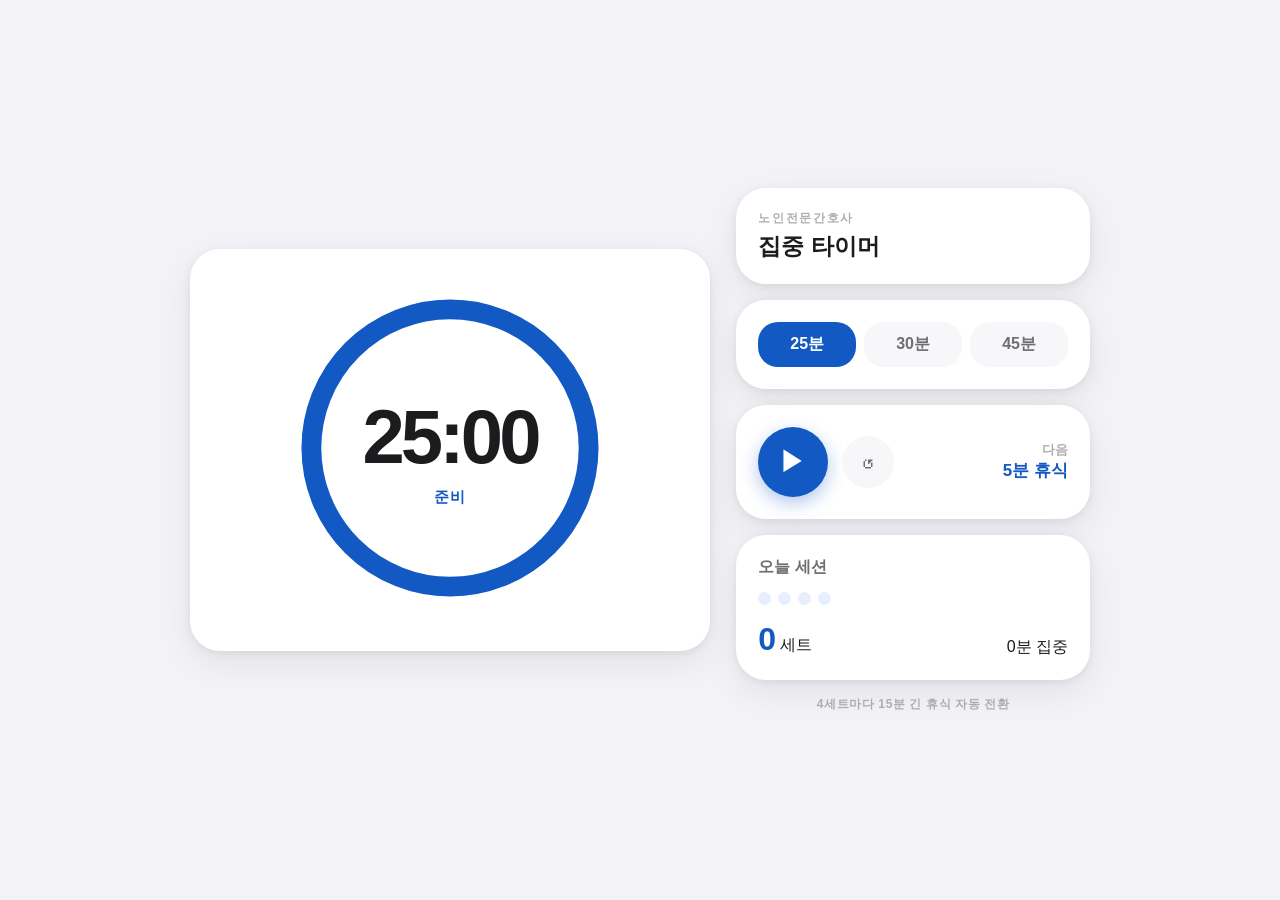
<file: focus-timer/index.html>
<!doctype html>
<html lang="ko">
<head>
<meta charset="utf-8">
<meta name="viewport" content="width=device-width,initial-scale=1,viewport-fit=cover">
<title>집중 타이머</title>
<meta name="theme-color" content="#1259C3">
<meta name="mobile-web-app-capable" content="yes">
<meta name="apple-mobile-web-app-capable" content="yes">
<meta name="apple-mobile-web-app-status-bar-style" content="default">
<meta name="apple-mobile-web-app-title" content="집중 타이머">
<link rel="manifest" href="manifest.json">
<link rel="icon" href="icon.svg" type="image/svg+xml">
<link rel="apple-touch-icon" href="icon.svg">
<style>
*{box-sizing:border-box;margin:0;padding:0}html,body{height:100%;font-family:-apple-system,BlinkMacSystemFont,"Noto Sans KR","Apple SD Gothic Neo",Segoe UI,sans-serif;background:#f2f2f7;color:#1c1c1e}body{display:flex;align-items:center;justify-content:center;padding:22px}.app{width:min(900px,100%);display:grid;grid-template-columns:1.25fr .85fr;gap:26px;align-items:center}.timer-card,.card{background:#fff;border-radius:30px;box-shadow:0 2px 8px #0001,0 12px 34px #00000012}.timer-card{padding:34px;display:grid;place-items:center}.dial{width:min(330px,78vw);aspect-ratio:1;position:relative}.dial svg{width:100%;height:100%;transform:rotate(-90deg)}circle{fill:none;stroke-width:18}.track{stroke:#e8effc}.progress{stroke:#1259c3;stroke-linecap:round;transition:stroke-dashoffset .55s linear,stroke .25s}.center{position:absolute;inset:0;display:flex;flex-direction:column;align-items:center;justify-content:center;gap:8px}.time{font-size:clamp(52px,11vw,76px);font-weight:800;letter-spacing:-.05em;font-variant-numeric:tabular-nums}.label{font-size:15px;font-weight:800;color:#1259c3;letter-spacing:.08em}.panel{display:flex;flex-direction:column;gap:16px}.card{padding:22px}.eyebrow{font-size:12px;color:#aeaeb2;font-weight:800;letter-spacing:.14em}.title{font-size:23px;font-weight:900;margin-top:4px}.modes{display:flex;gap:8px}.mode,.secondary,.primary{border:0;cursor:pointer;font:inherit}.mode{flex:1;border-radius:20px;padding:12px 0;background:#f7f7fa;color:#6e6e73;font-weight:800}.mode.active{background:#1259c3;color:#fff}.controls{display:flex;align-items:center;gap:14px}.primary{width:70px;height:70px;border-radius:50%;background:#1259c3;color:white;font-size:28px;box-shadow:0 6px 18px #1259c355}.secondary{width:52px;height:52px;border-radius:50%;background:#f7f7fa;color:#6e6e73;font-size:24px}.next{margin-left:auto;text-align:right}.next small{display:block;color:#aeaeb2;font-weight:700}.next strong{color:#1259c3;font-size:17px}.row{display:flex;align-items:center;justify-content:space-between;margin-bottom:14px;color:#6e6e73;font-weight:800}.reset-all{display:none;background:transparent;border:0;color:#aeaeb2;font-weight:800}.dots{display:flex;gap:7px;flex-wrap:wrap;min-height:15px;margin-bottom:14px}.dot{width:13px;height:13px;border-radius:50%;background:#e8effc}.dot.done{background:#1259c3;box-shadow:0 0 0 3px #1259c31f}.sep{width:1px;height:13px;background:#ddd}.stats{display:flex;justify-content:space-between;align-items:end}.big{font-size:32px;font-weight:900;color:#1259c3}.hint{text-align:center;font-size:12px;color:#aeaeb2;font-weight:700;letter-spacing:.05em}@media(max-width:720px){body{align-items:flex-start;overflow:auto}.app{grid-template-columns:1fr;max-width:430px}.timer-card{padding:24px}.panel{width:100%}}
</style>
</head>
<body>
<main class="app">
  <section class="timer-card">
    <div class="dial">
      <svg viewBox="0 0 300 300" aria-hidden="true"><circle class="track" cx="150" cy="150" r="126"></circle><circle id="progress" class="progress" cx="150" cy="150" r="126"></circle></svg>
      <div class="center"><div id="time" class="time">25:00</div><div id="label" class="label">준비</div></div>
    </div>
  </section>
  <section class="panel">
    <div class="card"><div class="eyebrow">노인전문간호사</div><div class="title">집중 타이머</div></div>
    <div class="card modes" id="modes"><button class="mode active" data-min="25">25분</button><button class="mode" data-min="30">30분</button><button class="mode" data-min="45">45분</button></div>
    <div class="card controls"><button id="play" class="primary">▶</button><button id="reset" class="secondary">↺</button><div class="next"><small id="nextLabel">다음</small><strong id="nextText">휴식 5분</strong></div></div>
    <div class="card"><div class="row"><span>오늘 세션</span><button id="resetAll" class="reset-all">초기화</button></div><div id="dots" class="dots"></div><div class="stats"><div><span id="sets" class="big">0</span> 세트</div><div id="mins">0분 집중</div></div></div>
    <div class="hint">4세트마다 15분 긴 휴식 자동 전환</div>
  </section>
</main>
<script>
const C=2*Math.PI*126, blue='#1259C3', green='#00A389';
let selected=25,total=1500,left=1500,running=false,breakMode=false,completed=0,sets=0,timer=null;
const $=s=>document.querySelector(s), $$=s=>document.querySelectorAll(s);
const progress=$('#progress'), time=$('#time'), label=$('#label'), play=$('#play'), dots=$('#dots');
progress.style.strokeDasharray=C;
function fmt(n){return String(Math.floor(n/60)).padStart(2,'0')+':'+String(n%60).padStart(2,'0')}
function draw(){
  time.textContent=fmt(left);
  progress.style.strokeDashoffset=C*(1-left/total);
  const col=breakMode?green:blue;
  progress.style.stroke=col; label.style.color=col; play.style.background=col;
  label.textContent=breakMode?(completed%4===0?'긴 휴식':'짧은 휴식'):(running?'집중 중':(left===total?'준비':'일시정지'));
  play.textContent=running?'⏸':'▶';
  $('#nextLabel').textContent=breakMode?'집중 후':'다음';
  $('#nextText').textContent=breakMode?selected+'분 집중':(completed%4===3?'15분 긴 휴식':'5분 휴식');
  $('#nextText').style.color=col; $('#sets').textContent=sets; $('#sets').style.color=col; $('#mins').textContent=(sets*selected)+'분 집중';
  $('#resetAll').style.display=sets?'block':'none';
  dots.innerHTML=''; for(let i=0;i<Math.max(4,sets);i++){let d=document.createElement('span');d.className='dot'+(i<sets?' done':'');dots.append(d);if((i+1)%4===0&&i<Math.max(4,sets)-1){let s=document.createElement('span');s.className='sep';dots.append(s)}}
  $$('.mode').forEach(b=>b.disabled=running);
}
function start(){timer=setInterval(()=>{if(left<=1){clearInterval(timer);running=false;left=0;draw();setTimeout(nextPhase,600);return}left--;draw()},1000)}
function nextPhase(){if(!breakMode){completed++;sets++;breakMode=true;total=(completed%4===0?15:5)*60;left=total;running=true;start()}else{breakMode=false;total=selected*60;left=total}draw()}
play.onclick=()=>{running=!running;if(running)start();else clearInterval(timer);draw()};
$('#reset').onclick=()=>{clearInterval(timer);running=false;breakMode=false;total=selected*60;left=total;draw()};
$('#resetAll').onclick=()=>{clearInterval(timer);running=false;breakMode=false;sets=0;completed=0;total=selected*60;left=total;draw()};
$$('.mode').forEach(b=>b.onclick=()=>{if(running)return;$$('.mode').forEach(x=>x.classList.remove('active'));b.classList.add('active');selected=Number(b.dataset.min);total=selected*60;left=total;breakMode=false;draw()});
draw();
if('serviceWorker' in navigator){addEventListener('load',()=>navigator.serviceWorker.register('./sw.js'))}
</script>
</body>
</html>
</file>
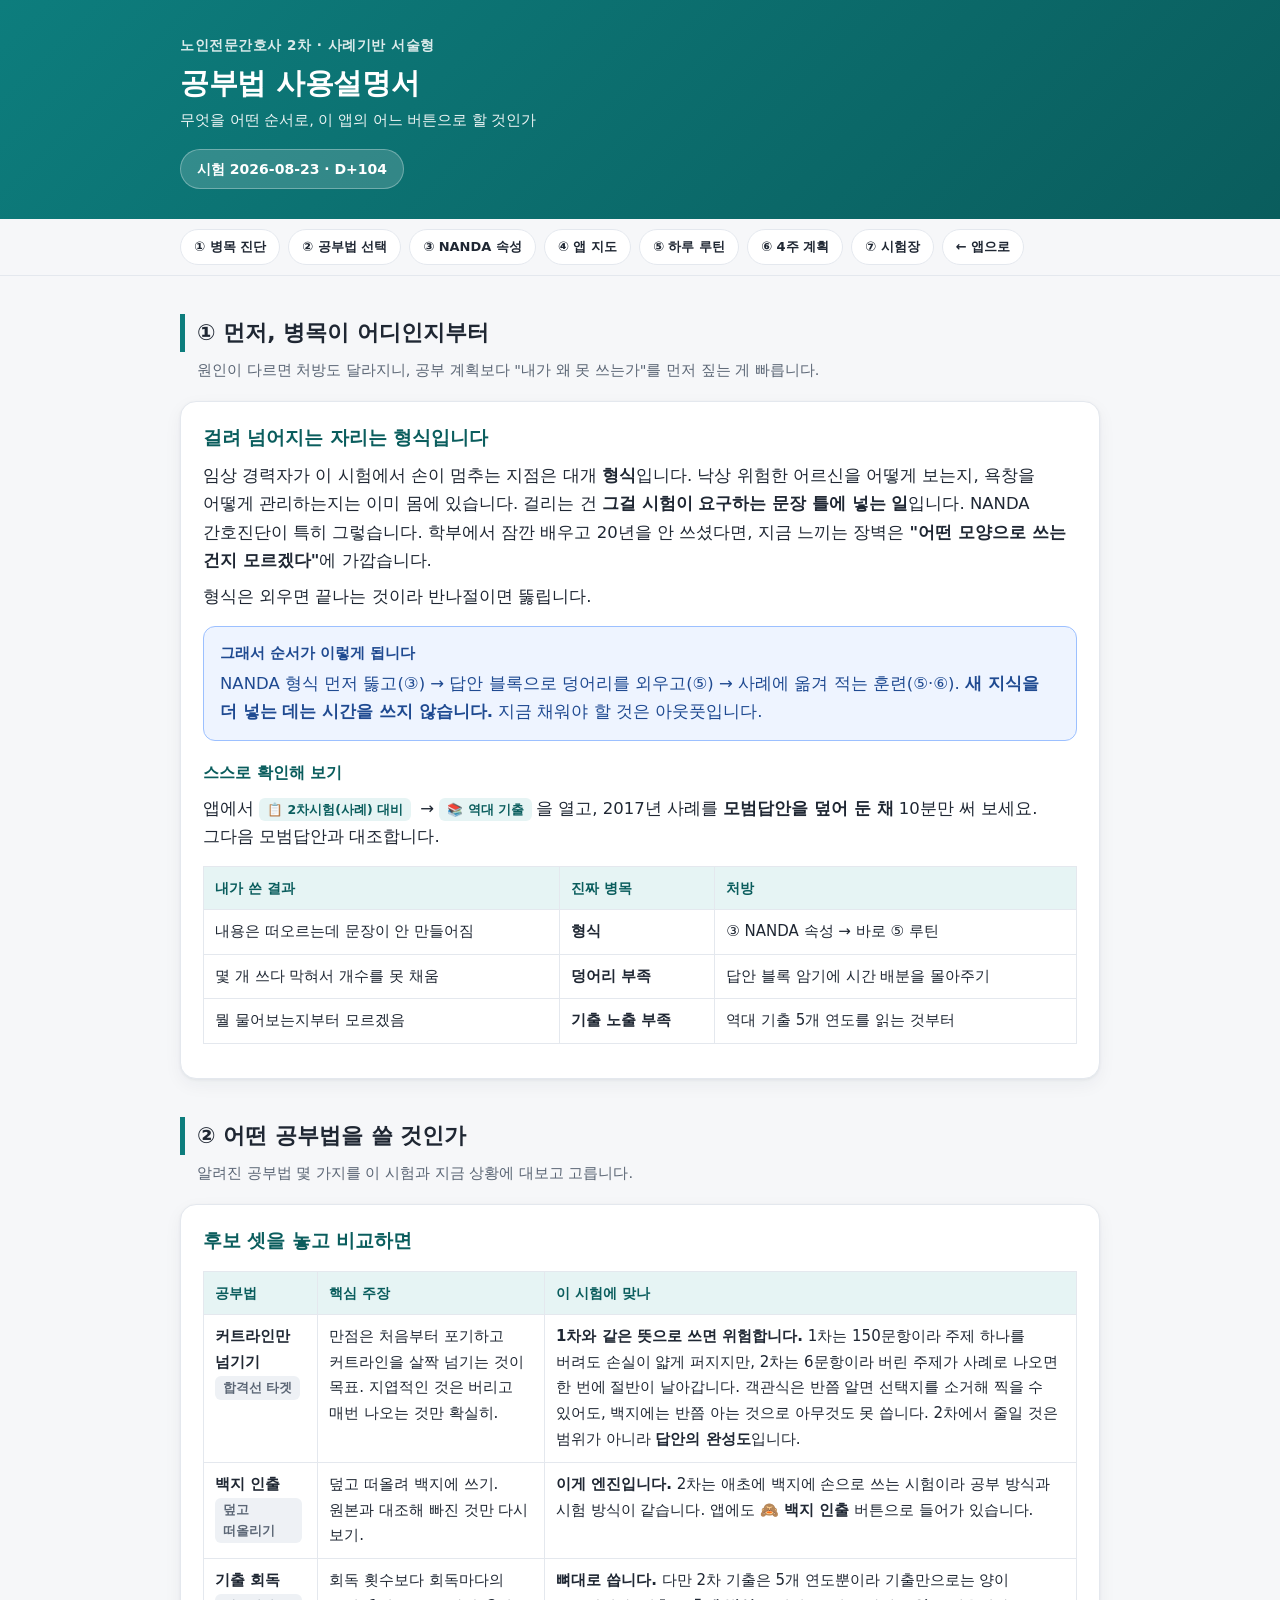
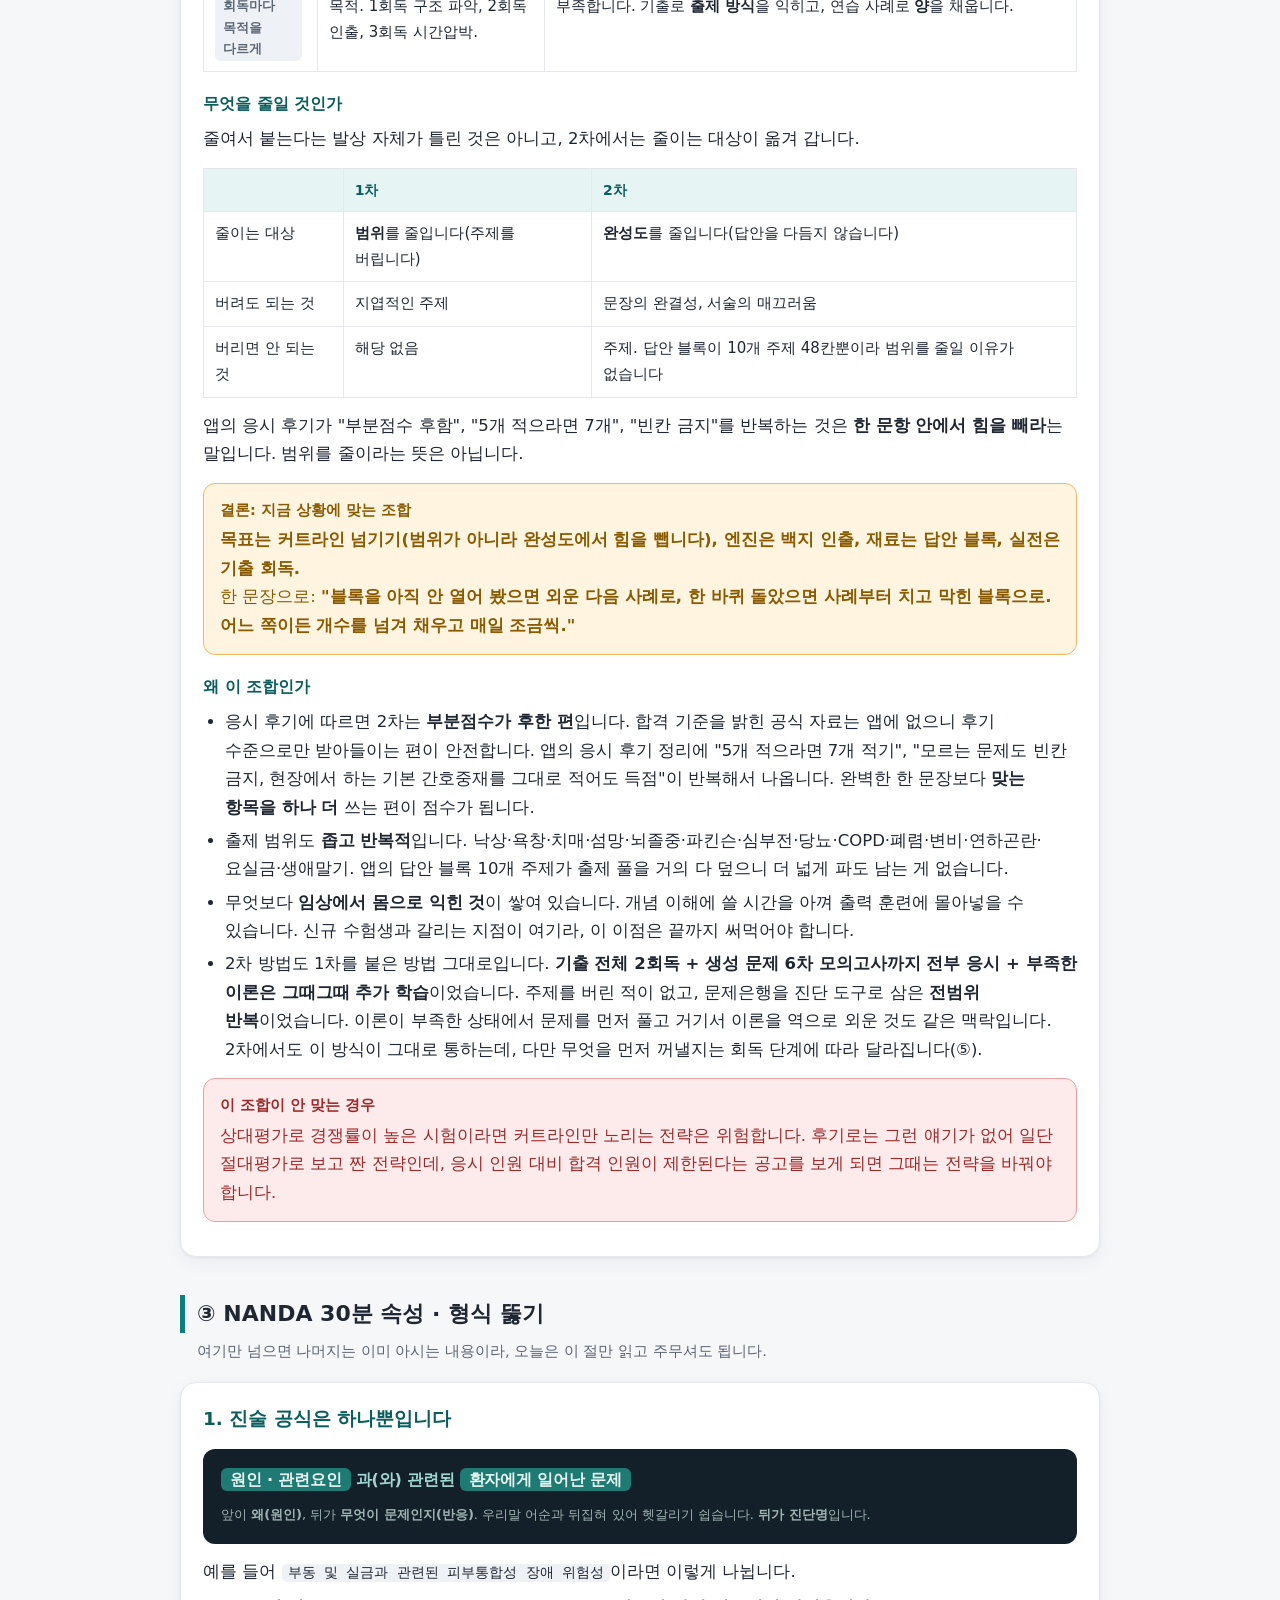
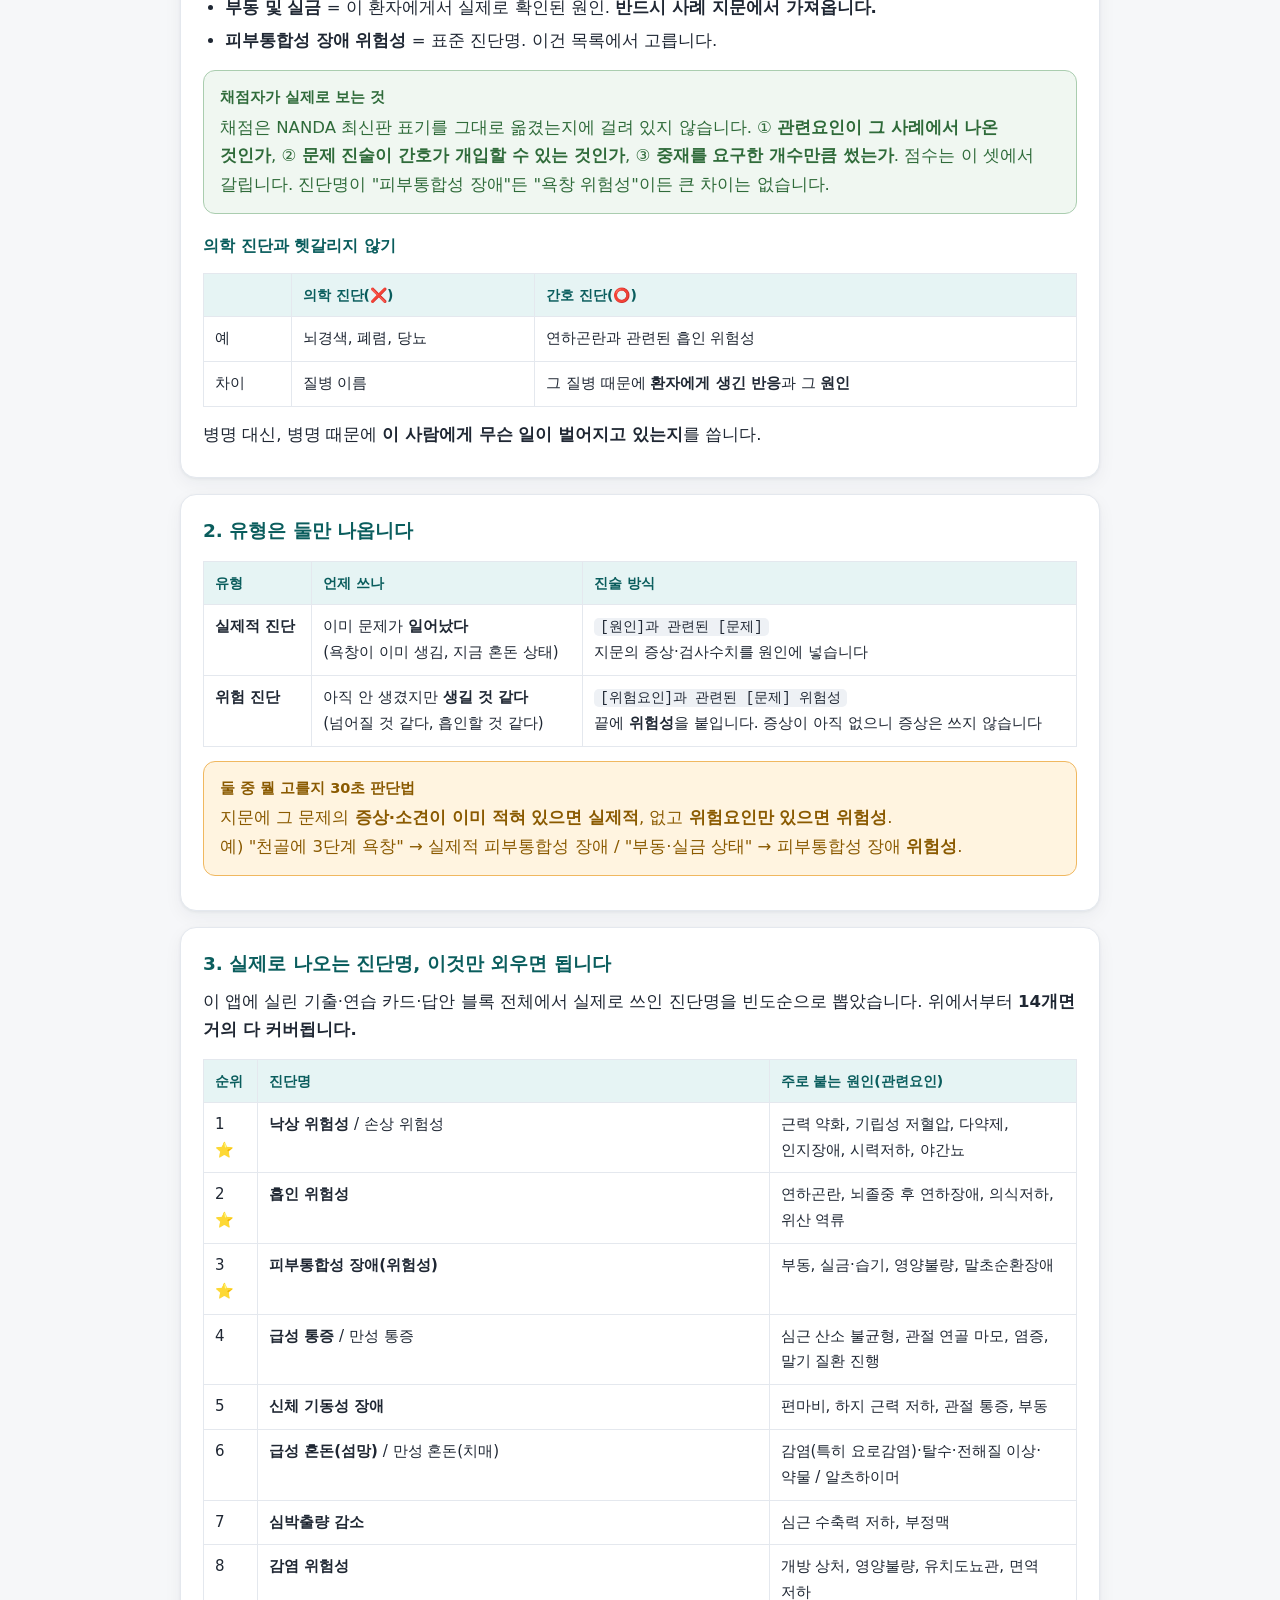
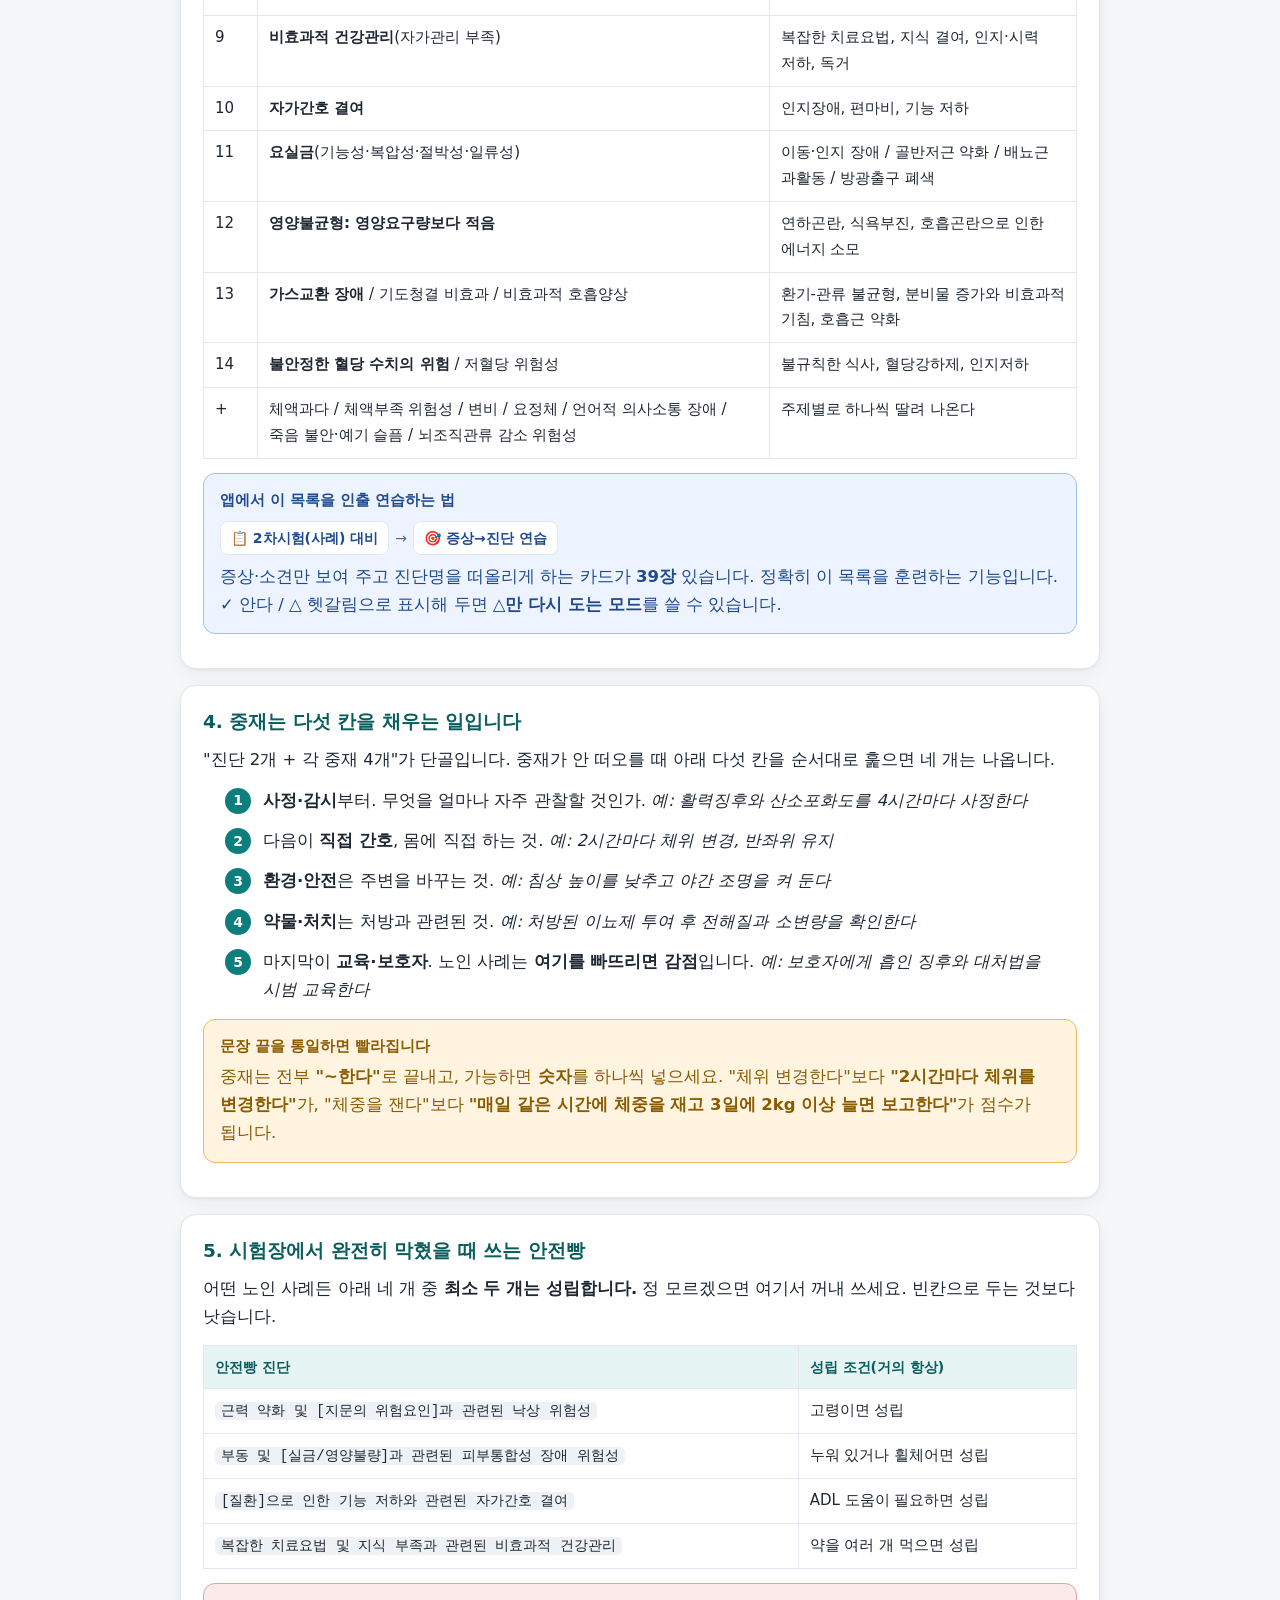
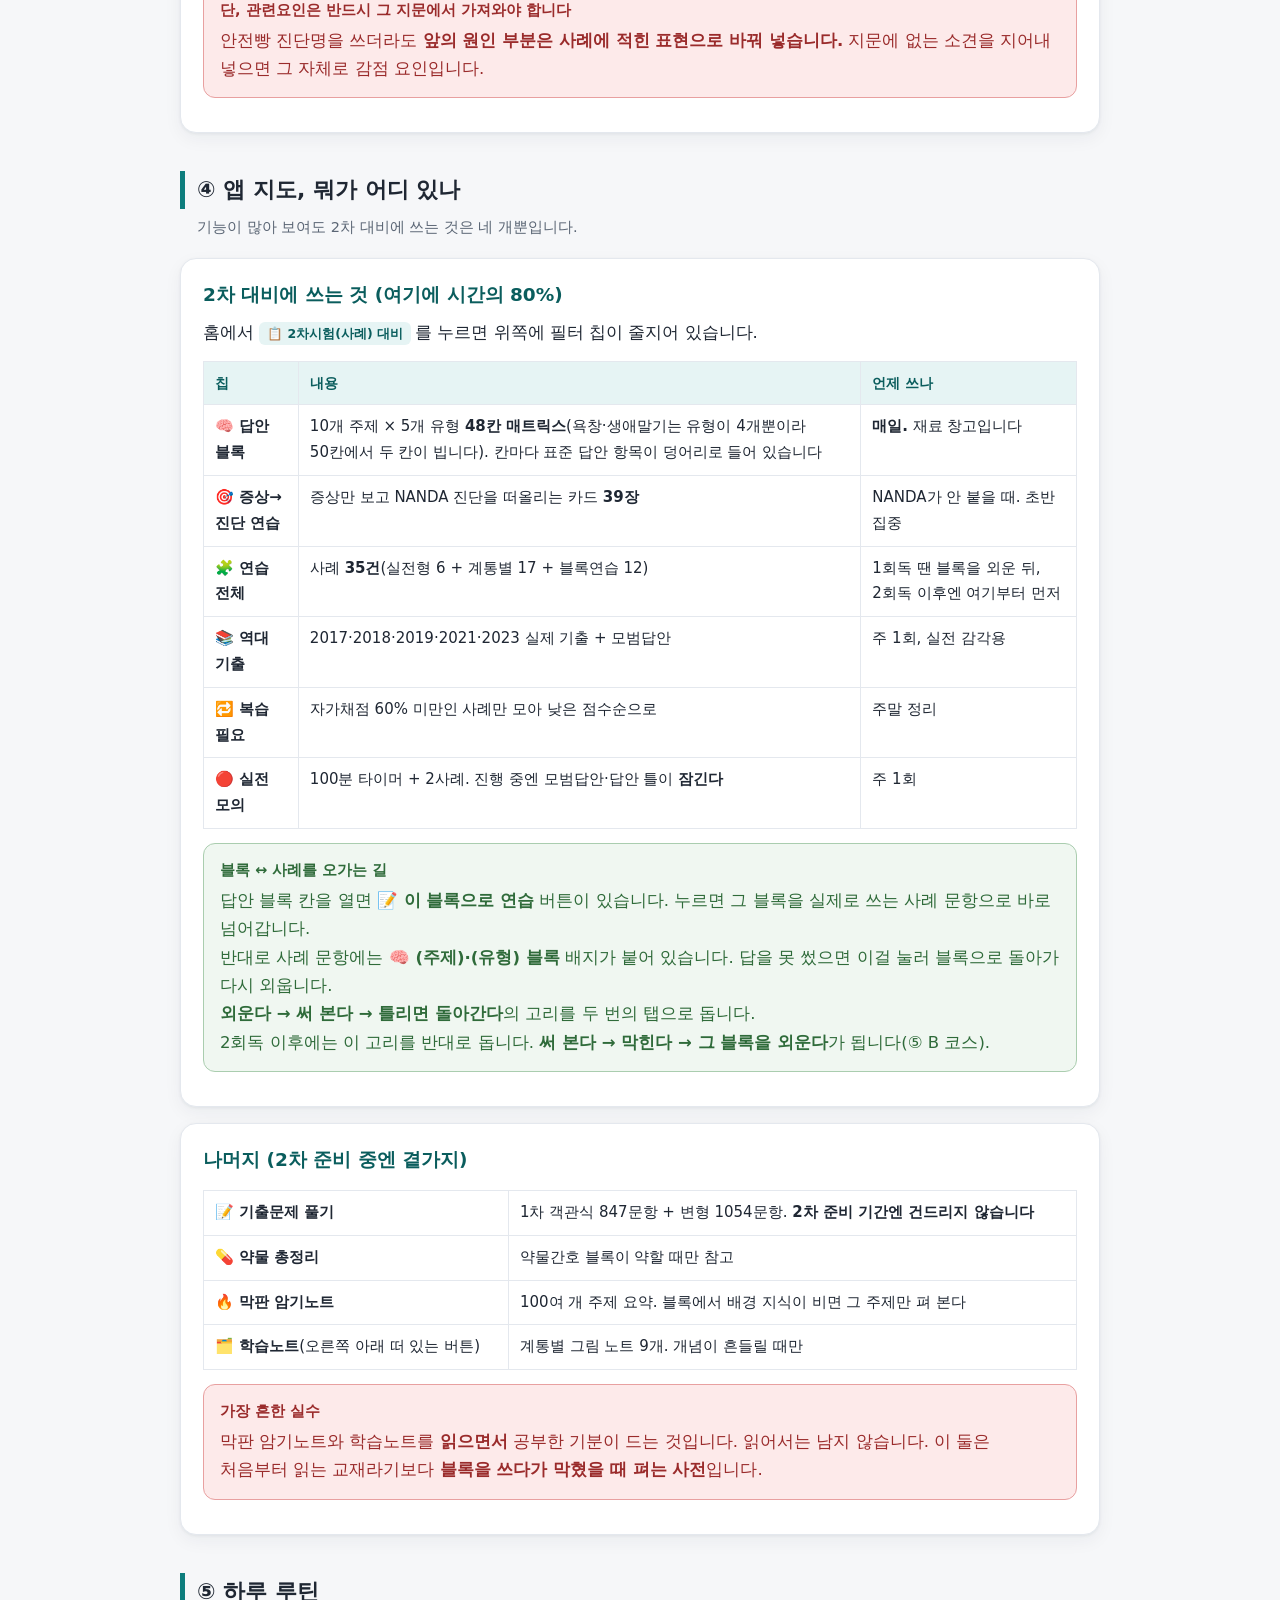
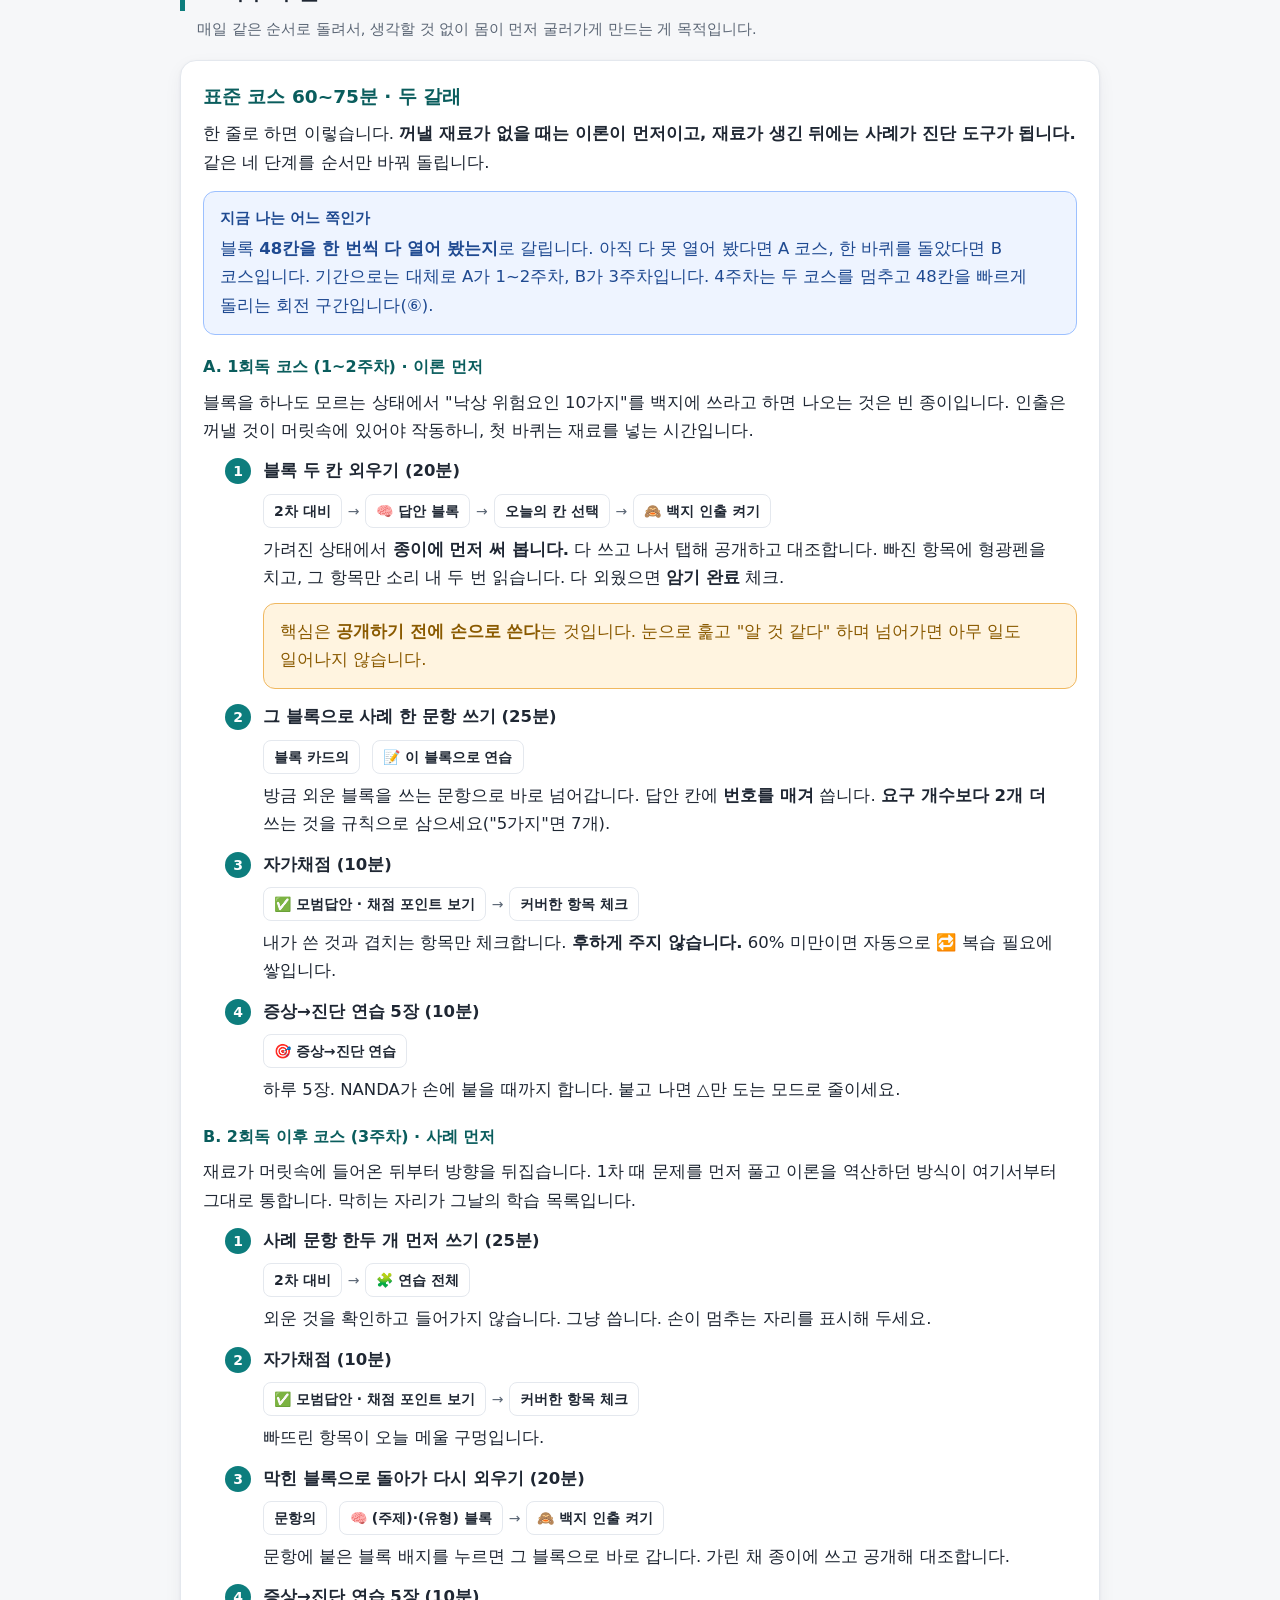
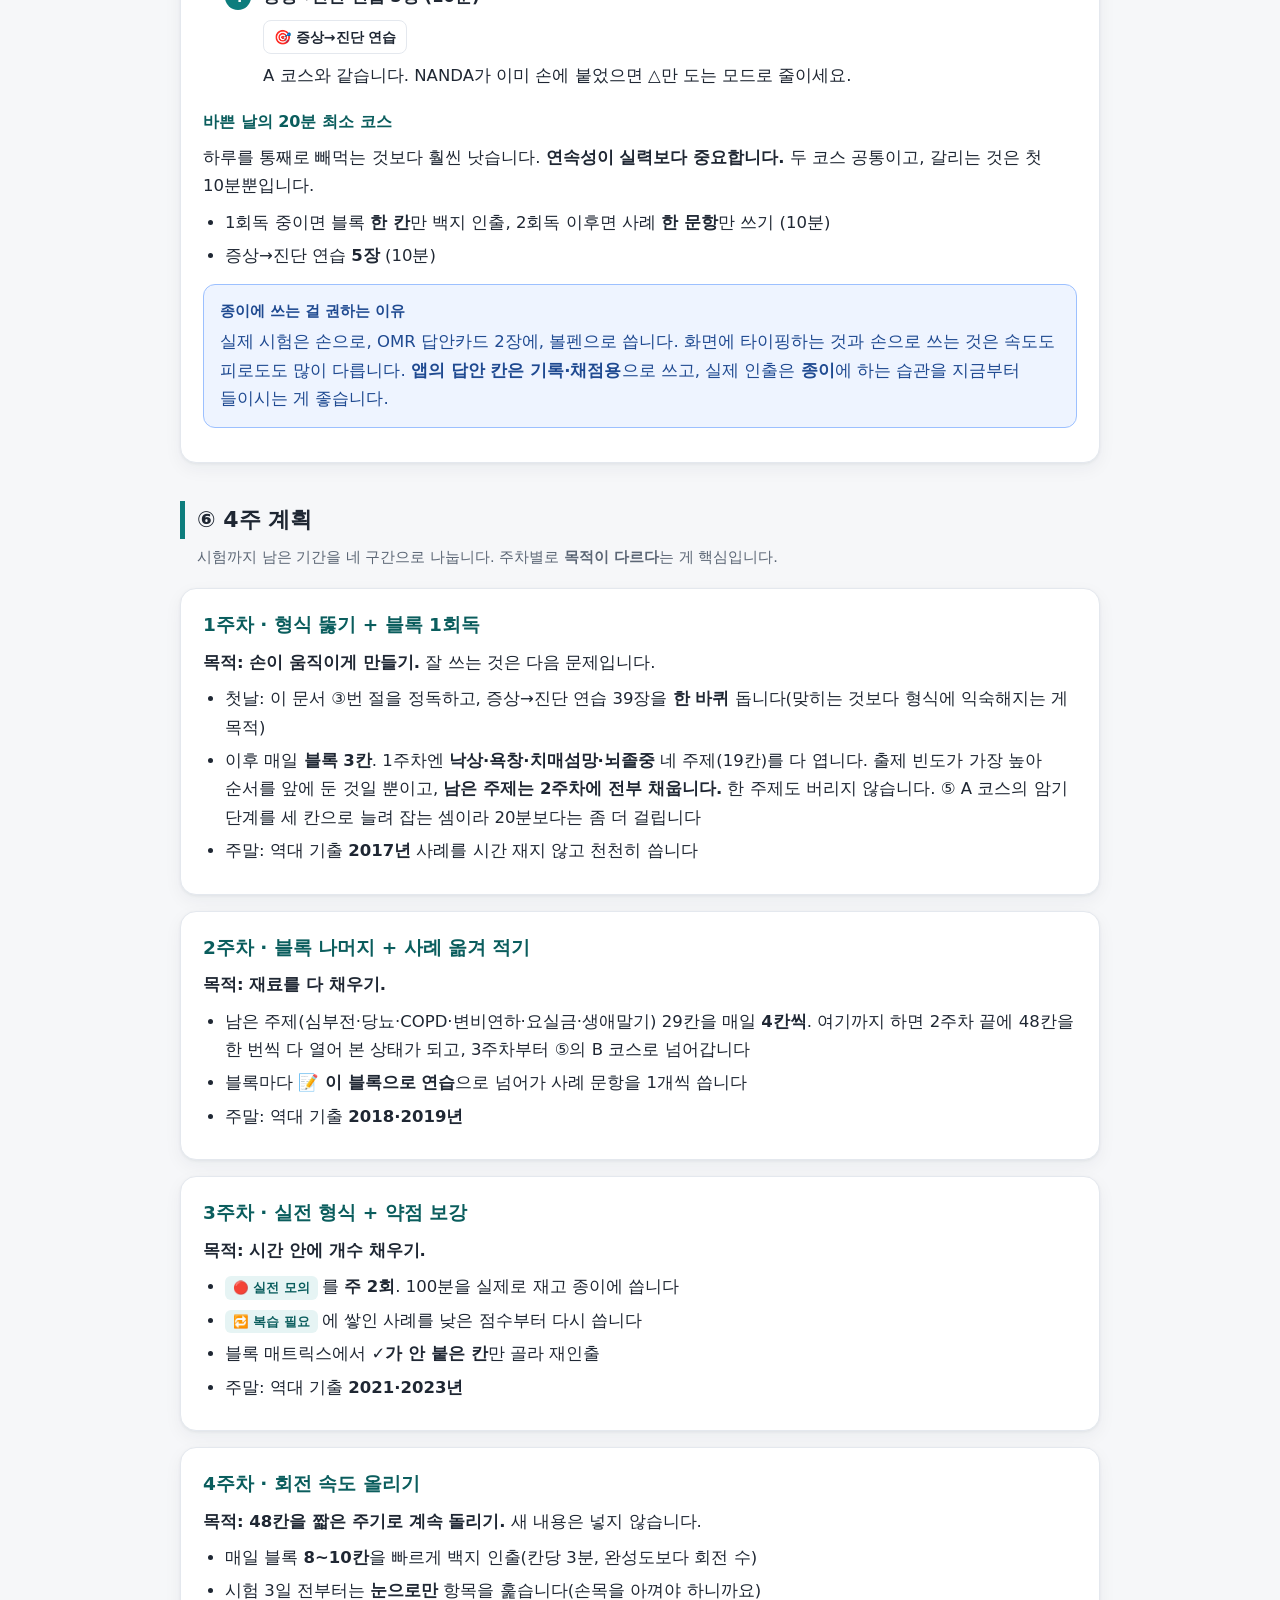
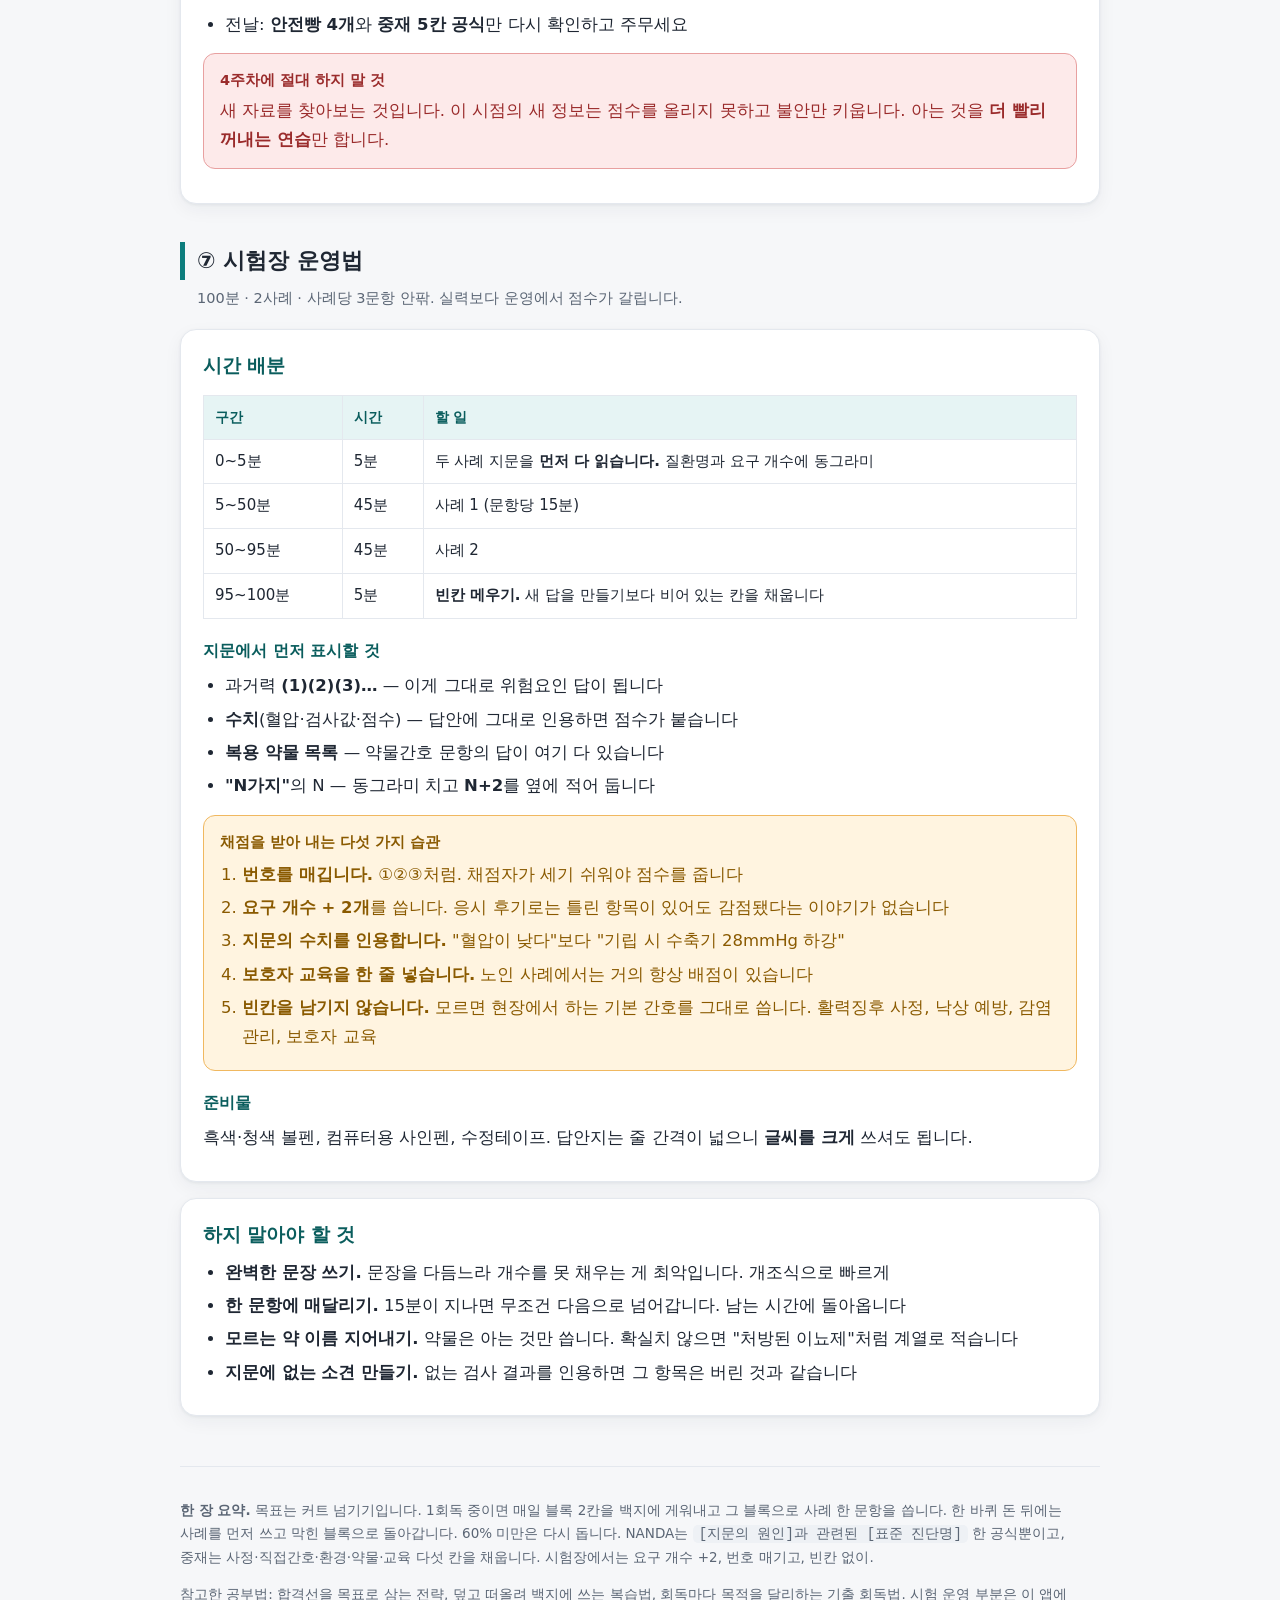
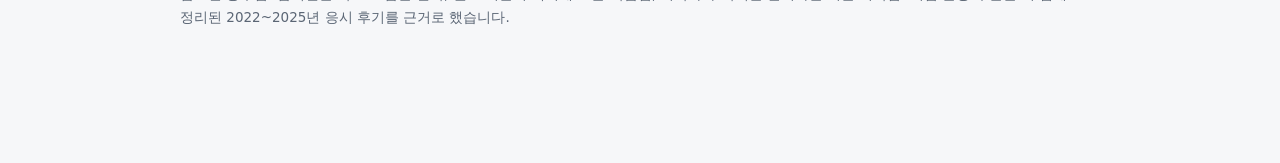
<file: 00_공부법_사용설명서.html>
<!DOCTYPE html>
<html lang="ko"><head><meta charset="UTF-8">
<meta name="viewport" content="width=device-width, initial-scale=1.0">
<title>공부법 사용설명서 — 노인전문간호사 2차</title>
<link rel="icon" href="icon-192.svg" type="image/svg+xml">
<style>
:root{
  --bg:#f6f7f9; --card:#ffffff; --ink:#1f2733; --muted:#5b6675;
  --line:#e4e8ee; --brand:#0d7d7d; --brand2:#0a5d5d; --brand-soft:#e6f4f4;
  --hi:#fff4e0; --hi-line:#f0b860; --hi-ink:#8a5a00;
  --easy:#eef4ff; --easy-line:#9cc0ff; --easy-ink:#1f4a91;
  --warn:#fdeaea; --warn-line:#e8a0a0; --warn-ink:#9a2b2b;
  --ok:#f0f7f1; --ok-line:#aacdaf; --ok-ink:#2f6b3a;
  --shadow:0 1px 3px rgba(20,30,50,.06),0 6px 18px rgba(20,30,50,.05);
}
*{box-sizing:border-box}
html{scroll-behavior:smooth}
body{margin:0;background:var(--bg);color:var(--ink);
  font-family:"Pretendard","Apple SD Gothic Neo","Malgun Gothic","Segoe UI",system-ui,sans-serif;
  line-height:1.72;font-size:16.5px;-webkit-font-smoothing:antialiased;
  /* 한글을 어절 단위로 끊는다 — 없으면 단어 중간에서 잘린다 */
  word-break:keep-all;overflow-wrap:break-word}
.wrap{max-width:960px;margin:0 auto;padding:0 20px 120px}

header.top{background:linear-gradient(135deg,var(--brand),var(--brand2));color:#fff;padding:34px 0 30px}
header.top .wrap{padding-bottom:0}
.kicker{font-size:13.5px;letter-spacing:.04em;opacity:.85;font-weight:600}
header.top h1{margin:.25em 0 .15em;font-size:29px;letter-spacing:-.01em;line-height:1.35}
header.top .sub{opacity:.92;font-size:14.5px}
.dday{margin-top:16px;display:inline-block;background:rgba(255,255,255,.16);border:1px solid rgba(255,255,255,.3);
  border-radius:999px;padding:7px 16px;font-size:14px;font-weight:700}

.toolbar{position:sticky;top:0;z-index:50;background:rgba(246,247,249,.93);
  backdrop-filter:blur(8px);border-bottom:1px solid var(--line);margin-bottom:26px}
.toolbar .wrap{display:flex;gap:8px;align-items:center;padding-top:10px;padding-bottom:10px;
  flex-wrap:nowrap;overflow-x:auto;scrollbar-width:none;-webkit-overflow-scrolling:touch}
.toolbar .wrap::-webkit-scrollbar{display:none}
.toolbar a{flex:0 0 auto;border:1px solid var(--line);background:#fff;color:var(--ink);border-radius:999px;
  padding:6px 13px;font-size:13px;text-decoration:none;font-weight:600}
.toolbar a:hover{border-color:var(--brand);color:var(--brand2)}

section.chap{margin:38px 0}
.chap > h2{font-size:22px;border-left:5px solid var(--brand);padding-left:12px;margin:0 0 6px;scroll-margin-top:64px}
.chap > .chap-intro{color:var(--muted);font-size:14.5px;margin:2px 0 18px;padding-left:17px}

.card{background:var(--card);border:1px solid var(--line);border-radius:16px;
  padding:20px 22px;margin:16px 0;box-shadow:var(--shadow)}
.card h3{margin:0 0 8px;font-size:18.5px;color:var(--brand2)}
.card h4{margin:18px 0 6px;font-size:16px;color:var(--brand2)}
.card p{margin:8px 0}
.card ul,.card ol{margin:8px 0;padding-left:22px}
.card li{margin:5px 0}

.box{border-radius:12px;padding:14px 16px;margin:14px 0;border:1px solid}
.box b.t{display:block;margin-bottom:4px;font-size:14.5px}
.box.hi{background:var(--hi);border-color:var(--hi-line);color:var(--hi-ink)}
.box.easy{background:var(--easy);border-color:var(--easy-line);color:var(--easy-ink)}
.box.warn{background:var(--warn);border-color:var(--warn-line);color:var(--warn-ink)}
.box.ok{background:var(--ok);border-color:var(--ok-line);color:var(--ok-ink)}

table{width:100%;border-collapse:collapse;margin:14px 0;font-size:15px}
th,td{border:1px solid var(--line);padding:9px 11px;text-align:left;vertical-align:top}
th{background:var(--brand-soft);color:var(--brand2);font-size:14px}
td code,p code,li code{background:#eef1f5;border-radius:5px;padding:1px 6px;font-size:14px}

.formula{background:#132029;color:#e8f3f1;border-radius:12px;padding:16px 18px;margin:14px 0;
  font-size:16px;line-height:1.9;letter-spacing:-.01em}
.formula .slot{background:#1f7a74;border-radius:6px;padding:2px 9px;font-weight:700;white-space:nowrap}
.formula .fixed{color:#9fd8d3;font-weight:700}
.formula small{display:block;margin-top:8px;color:#9fb4b1;font-size:13px;letter-spacing:0}

.steps{counter-reset:s;list-style:none;padding-left:0}
.steps li{counter-increment:s;position:relative;padding-left:38px;margin:12px 0}
.steps li::before{content:counter(s);position:absolute;left:0;top:1px;width:26px;height:26px;
  border-radius:50%;background:var(--brand);color:#fff;font-weight:700;font-size:14px;
  display:flex;align-items:center;justify-content:center}

.tag{display:inline-block;background:var(--brand-soft);color:var(--brand2);font-weight:700;
  border-radius:6px;padding:1px 8px;font-size:12.5px;margin-right:4px}
.tag.gray{background:#eef1f5;color:#5b6675}

.route{display:flex;flex-wrap:wrap;gap:6px;align-items:center;margin:8px 0;font-size:14px}
.route i{font-style:normal;background:#fff;border:1px solid var(--line);border-radius:8px;padding:4px 10px;font-weight:600}
.route span{color:var(--muted)}

footer{border-top:1px solid var(--line);margin-top:50px;padding-top:18px;color:var(--muted);font-size:13.5px}
/* 표는 가로로 넘칠 수 있으므로 자체 스크롤 영역에 담는다.
   모바일에서 3열 표를 화면 폭에 욱여넣으면 한 열이 90px까지 좁아져
   두세 단어마다 줄이 바뀐다. 열 너비를 확보하고 가로로 넘긴다. */
.tw{overflow-x:auto;-webkit-overflow-scrolling:touch;margin:14px 0}
.tw table{margin:0}
@media (max-width:640px){
  body{font-size:16px}
  header.top h1{font-size:24px}
  .chap > h2{font-size:20px}
  table{font-size:14px}
  th,td{padding:9px 10px}
  .tw table{min-width:520px}
  .tw{border-bottom:1px dashed var(--line)}
}
</style>
</head>
<body>

<header class="top"><div class="wrap">
  <div class="kicker">노인전문간호사 2차 · 사례기반 서술형</div>
  <h1>공부법 사용설명서</h1>
  <div class="sub">무엇을 어떤 순서로, 이 앱의 어느 버튼으로 할 것인가</div>
  <div class="dday" id="dday">시험 2026-08-23</div>
</div></header>

<nav class="toolbar"><div class="wrap">
  <a href="#bottleneck">① 병목 진단</a>
  <a href="#method">② 공부법 선택</a>
  <a href="#nanda">③ NANDA 속성</a>
  <a href="#map">④ 앱 지도</a>
  <a href="#daily">⑤ 하루 루틴</a>
  <a href="#plan">⑥ 4주 계획</a>
  <a href="#exam">⑦ 시험장</a>
  <a href="index.html">← 앱으로</a>
</div></nav>

<div class="wrap">

<!-- ─────────────────────────────────────────── -->
<section class="chap" id="bottleneck">
  <h2>① 먼저, 병목이 어디인지부터</h2>
  <p class="chap-intro">원인이 다르면 처방도 달라지니, 공부 계획보다 "내가 왜 못 쓰는가"를 먼저 짚는 게 빠릅니다.</p>

  <div class="card">
    <h3>걸려 넘어지는 자리는 형식입니다</h3>
    <p>임상 경력자가 이 시험에서 손이 멈추는 지점은 대개 <b>형식</b>입니다. 낙상 위험한 어르신을 어떻게 보는지, 욕창을 어떻게 관리하는지는 이미 몸에 있습니다. 걸리는 건 <b>그걸 시험이 요구하는 문장 틀에 넣는 일</b>입니다. NANDA 간호진단이 특히 그렇습니다. 학부에서 잠깐 배우고 20년을 안 쓰셨다면, 지금 느끼는 장벽은 <b>"어떤 모양으로 쓰는 건지 모르겠다"</b>에 가깝습니다.</p>
    <p>형식은 외우면 끝나는 것이라 반나절이면 뚫립니다.</p>

    <div class="box easy">
      <b class="t">그래서 순서가 이렇게 됩니다</b>
      NANDA 형식 먼저 뚫고(③) → 답안 블록으로 덩어리를 외우고(⑤) → 사례에 옮겨 적는 훈련(⑤·⑥).
      <b>새 지식을 더 넣는 데는 시간을 쓰지 않습니다.</b> 지금 채워야 할 것은 아웃풋입니다.
    </div>

    <h4>스스로 확인해 보기</h4>
    <p>앱에서 <span class="tag">📋 2차시험(사례) 대비</span> → <span class="tag">📚 역대 기출</span>을 열고, 2017년 사례를 <b>모범답안을 덮어 둔 채</b> 10분만 써 보세요. 그다음 모범답안과 대조합니다.</p>
    <div class="tw"><table>
      <tr><th>내가 쓴 결과</th><th>진짜 병목</th><th>처방</th></tr>
      <tr><td>내용은 떠오르는데 문장이 안 만들어짐</td><td><b>형식</b></td><td>③ NANDA 속성 → 바로 ⑤ 루틴</td></tr>
      <tr><td>몇 개 쓰다 막혀서 개수를 못 채움</td><td><b>덩어리 부족</b></td><td>답안 블록 암기에 시간 배분을 몰아주기</td></tr>
      <tr><td>뭘 물어보는지부터 모르겠음</td><td><b>기출 노출 부족</b></td><td>역대 기출 5개 연도를 읽는 것부터</td></tr>
    </table></div>
  </div>
</section>

<!-- ─────────────────────────────────────────── -->
<section class="chap" id="method">
  <h2>② 어떤 공부법을 쓸 것인가</h2>
  <p class="chap-intro">알려진 공부법 몇 가지를 이 시험과 지금 상황에 대보고 고릅니다.</p>

  <div class="card">
    <h3>후보 셋을 놓고 비교하면</h3>
    <div class="tw"><table>
      <tr><th>공부법</th><th>핵심 주장</th><th>이 시험에 맞나</th></tr>
      <tr>
        <td><b>커트라인만 넘기기</b><br><span class="tag gray">합격선 타겟</span></td>
        <td>만점은 처음부터 포기하고 커트라인을 살짝 넘기는 것이 목표. 지엽적인 것은 버리고 매번 나오는 것만 확실히.</td>
        <td><b>1차와 같은 뜻으로 쓰면 위험합니다.</b> 1차는 150문항이라 주제 하나를 버려도 손실이 얇게 퍼지지만, 2차는 6문항이라 버린 주제가 사례로 나오면 한 번에 절반이 날아갑니다. 객관식은 반쯤 알면 선택지를 소거해 찍을 수 있어도, 백지에는 반쯤 아는 것으로 아무것도 못 씁니다. 2차에서 줄일 것은 범위가 아니라 <b>답안의 완성도</b>입니다.</td>
      </tr>
      <tr>
        <td><b>백지 인출</b><br><span class="tag gray">덮고 떠올리기</span></td>
        <td>덮고 떠올려 백지에 쓰기. 원본과 대조해 빠진 것만 다시 보기.</td>
        <td><b>이게 엔진입니다.</b> 2차는 애초에 백지에 손으로 쓰는 시험이라 공부 방식과 시험 방식이 같습니다. 앱에도 <b>🙈 백지 인출</b> 버튼으로 들어가 있습니다.</td>
      </tr>
      <tr>
        <td><b>기출 회독</b><br><span class="tag gray">회독마다 목적을 다르게</span></td>
        <td>회독 횟수보다 회독마다의 목적. 1회독 구조 파악, 2회독 인출, 3회독 시간압박.</td>
        <td><b>뼈대로 씁니다.</b> 다만 2차 기출은 5개 연도뿐이라 기출만으로는 양이 부족합니다. 기출로 <b>출제 방식</b>을 익히고, 연습 사례로 <b>양</b>을 채웁니다.</td>
      </tr>
    </table></div>

    <h4>무엇을 줄일 것인가</h4>
    <p>줄여서 붙는다는 발상 자체가 틀린 것은 아니고, 2차에서는 줄이는 대상이 옮겨 갑니다.</p>
    <div class="tw"><table>
      <tr><th></th><th>1차</th><th>2차</th></tr>
      <tr><td>줄이는 대상</td><td><b>범위</b>를 줄입니다(주제를 버립니다)</td><td><b>완성도</b>를 줄입니다(답안을 다듬지 않습니다)</td></tr>
      <tr><td>버려도 되는 것</td><td>지엽적인 주제</td><td>문장의 완결성, 서술의 매끄러움</td></tr>
      <tr><td>버리면 안 되는 것</td><td>해당 없음</td><td>주제. 답안 블록이 10개 주제 48칸뿐이라 범위를 줄일 이유가 없습니다</td></tr>
    </table></div>
    <p>앱의 응시 후기가 "부분점수 후함", "5개 적으라면 7개", "빈칸 금지"를 반복하는 것은 <b>한 문항 안에서 힘을 빼라</b>는 말입니다. 범위를 줄이라는 뜻은 아닙니다.</p>

    <div class="box hi">
      <b class="t">결론: 지금 상황에 맞는 조합</b>
      <b>목표는 커트라인 넘기기(범위가 아니라 완성도에서 힘을 뺍니다), 엔진은 백지 인출, 재료는 답안 블록, 실전은 기출 회독.</b><br>
      한 문장으로: <b>"블록을 아직 안 열어 봤으면 외운 다음 사례로, 한 바퀴 돌았으면 사례부터 치고 막힌 블록으로. 어느 쪽이든 개수를 넘겨 채우고 매일 조금씩."</b>
    </div>

    <h4>왜 이 조합인가</h4>
    <ul>
      <li>응시 후기에 따르면 2차는 <b>부분점수가 후한 편</b>입니다. 합격 기준을 밝힌 공식 자료는 앱에 없으니 후기 수준으로만 받아들이는 편이 안전합니다. 앱의 응시 후기 정리에 "5개 적으라면 7개 적기", "모르는 문제도 빈칸 금지, 현장에서 하는 기본 간호중재를 그대로 적어도 득점"이 반복해서 나옵니다. 완벽한 한 문장보다 <b>맞는 항목을 하나 더</b> 쓰는 편이 점수가 됩니다.</li>
      <li>출제 범위도 <b>좁고 반복적</b>입니다. 낙상·욕창·치매·섬망·뇌졸중·파킨슨·심부전·당뇨·COPD·폐렴·변비·연하곤란·요실금·생애말기. 앱의 답안 블록 10개 주제가 출제 풀을 거의 다 덮으니 더 넓게 파도 남는 게 없습니다.</li>
      <li>무엇보다 <b>임상에서 몸으로 익힌 것</b>이 쌓여 있습니다. 개념 이해에 쓸 시간을 아껴 출력 훈련에 몰아넣을 수 있습니다. 신규 수험생과 갈리는 지점이 여기라, 이 이점은 끝까지 써먹어야 합니다.</li>
      <li>2차 방법도 1차를 붙은 방법 그대로입니다. <b>기출 전체 2회독 + 생성 문제 6차 모의고사까지 전부 응시 + 부족한 이론은 그때그때 추가 학습</b>이었습니다. 주제를 버린 적이 없고, 문제은행을 진단 도구로 삼은 <b>전범위 반복</b>이었습니다. 이론이 부족한 상태에서 문제를 먼저 풀고 거기서 이론을 역으로 외운 것도 같은 맥락입니다. 2차에서도 이 방식이 그대로 통하는데, 다만 무엇을 먼저 꺼낼지는 회독 단계에 따라 달라집니다(⑤).</li>
    </ul>

    <div class="box warn">
      <b class="t">이 조합이 안 맞는 경우</b>
      상대평가로 경쟁률이 높은 시험이라면 커트라인만 노리는 전략은 위험합니다. 후기로는 그런 얘기가 없어 일단 절대평가로 보고 짠 전략인데,
      응시 인원 대비 합격 인원이 제한된다는 공고를 보게 되면 그때는 전략을 바꿔야 합니다.
    </div>
  </div>
</section>

<!-- ─────────────────────────────────────────── -->
<section class="chap" id="nanda">
  <h2>③ NANDA 30분 속성 · 형식 뚫기</h2>
  <p class="chap-intro">여기만 넘으면 나머지는 이미 아시는 내용이라, 오늘은 이 절만 읽고 주무셔도 됩니다.</p>

  <div class="card">
    <h3>1. 진술 공식은 하나뿐입니다</h3>
    <div class="formula">
      <span class="slot">원인 · 관련요인</span> <span class="fixed">과(와) 관련된</span> <span class="slot">환자에게 일어난 문제</span>
      <small>앞이 <b>왜(원인)</b>, 뒤가 <b>무엇이 문제인지(반응)</b>. 우리말 어순과 뒤집혀 있어 헷갈리기 쉽습니다. <b>뒤가 진단명</b>입니다.</small>
    </div>
    <p>예를 들어 <code>부동 및 실금과 관련된 피부통합성 장애 위험성</code>이라면 이렇게 나뉩니다.</p>
    <ul>
      <li><b>부동 및 실금</b> = 이 환자에게서 실제로 확인된 원인. <b>반드시 사례 지문에서 가져옵니다.</b></li>
      <li><b>피부통합성 장애 위험성</b> = 표준 진단명. 이건 목록에서 고릅니다.</li>
    </ul>
    <div class="box ok">
      <b class="t">채점자가 실제로 보는 것</b>
      채점은 NANDA 최신판 표기를 그대로 옮겼는지에 걸려 있지 않습니다.
      ① <b>관련요인이 그 사례에서 나온 것인가</b>, ② <b>문제 진술이 간호가 개입할 수 있는 것인가</b>,
      ③ <b>중재를 요구한 개수만큼 썼는가</b>. 점수는 이 셋에서 갈립니다.
      진단명이 "피부통합성 장애"든 "욕창 위험성"이든 큰 차이는 없습니다.
    </div>

    <h4>의학 진단과 헷갈리지 않기</h4>
    <div class="tw"><table>
      <tr><th></th><th>의학 진단(❌)</th><th>간호 진단(⭕)</th></tr>
      <tr><td>예</td><td>뇌경색, 폐렴, 당뇨</td><td>연하곤란과 관련된 흡인 위험성</td></tr>
      <tr><td>차이</td><td>질병 이름</td><td>그 질병 때문에 <b>환자에게 생긴 반응</b>과 그 <b>원인</b></td></tr>
    </table></div>
    <p>병명 대신, 병명 때문에 <b>이 사람에게 무슨 일이 벌어지고 있는지</b>를 씁니다.</p>
  </div>

  <div class="card">
    <h3>2. 유형은 둘만 나옵니다</h3>
    <div class="tw"><table>
      <tr><th>유형</th><th>언제 쓰나</th><th>진술 방식</th></tr>
      <tr>
        <td><b>실제적 진단</b></td>
        <td>이미 문제가 <b>일어났다</b><br>(욕창이 이미 생김, 지금 혼돈 상태)</td>
        <td><code>[원인]과 관련된 [문제]</code><br>지문의 증상·검사수치를 원인에 넣습니다</td>
      </tr>
      <tr>
        <td><b>위험 진단</b></td>
        <td>아직 안 생겼지만 <b>생길 것 같다</b><br>(넘어질 것 같다, 흡인할 것 같다)</td>
        <td><code>[위험요인]과 관련된 [문제] 위험성</code><br>끝에 <b>위험성</b>을 붙입니다. 증상이 아직 없으니 증상은 쓰지 않습니다</td>
      </tr>
    </table></div>
    <div class="box hi">
      <b class="t">둘 중 뭘 고를지 30초 판단법</b>
      지문에 그 문제의 <b>증상·소견이 이미 적혀 있으면 실제적</b>, 없고 <b>위험요인만 있으면 위험성</b>.<br>
      예) "천골에 3단계 욕창" → 실제적 피부통합성 장애 / "부동·실금 상태" → 피부통합성 장애 <b>위험성</b>.
    </div>
  </div>

  <div class="card">
    <h3>3. 실제로 나오는 진단명, 이것만 외우면 됩니다</h3>
    <p>이 앱에 실린 기출·연습 카드·답안 블록 전체에서 실제로 쓰인 진단명을 빈도순으로 뽑았습니다. 위에서부터 <b>14개면 거의 다 커버됩니다.</b></p>
    <div class="tw"><table>
      <tr><th>순위</th><th>진단명</th><th>주로 붙는 원인(관련요인)</th></tr>
      <tr><td>1 ⭐</td><td><b>낙상 위험성</b> / 손상 위험성</td><td>근력 약화, 기립성 저혈압, 다약제, 인지장애, 시력저하, 야간뇨</td></tr>
      <tr><td>2 ⭐</td><td><b>흡인 위험성</b></td><td>연하곤란, 뇌졸중 후 연하장애, 의식저하, 위산 역류</td></tr>
      <tr><td>3 ⭐</td><td><b>피부통합성 장애(위험성)</b></td><td>부동, 실금·습기, 영양불량, 말초순환장애</td></tr>
      <tr><td>4</td><td><b>급성 통증</b> / 만성 통증</td><td>심근 산소 불균형, 관절 연골 마모, 염증, 말기 질환 진행</td></tr>
      <tr><td>5</td><td><b>신체 기동성 장애</b></td><td>편마비, 하지 근력 저하, 관절 통증, 부동</td></tr>
      <tr><td>6</td><td><b>급성 혼돈(섬망)</b> / 만성 혼돈(치매)</td><td>감염(특히 요로감염)·탈수·전해질 이상·약물 / 알츠하이머</td></tr>
      <tr><td>7</td><td><b>심박출량 감소</b></td><td>심근 수축력 저하, 부정맥</td></tr>
      <tr><td>8</td><td><b>감염 위험성</b></td><td>개방 상처, 영양불량, 유치도뇨관, 면역 저하</td></tr>
      <tr><td>9</td><td><b>비효과적 건강관리</b>(자가관리 부족)</td><td>복잡한 치료요법, 지식 결여, 인지·시력 저하, 독거</td></tr>
      <tr><td>10</td><td><b>자가간호 결여</b></td><td>인지장애, 편마비, 기능 저하</td></tr>
      <tr><td>11</td><td><b>요실금</b>(기능성·복압성·절박성·일류성)</td><td>이동·인지 장애 / 골반저근 약화 / 배뇨근 과활동 / 방광출구 폐색</td></tr>
      <tr><td>12</td><td><b>영양불균형: 영양요구량보다 적음</b></td><td>연하곤란, 식욕부진, 호흡곤란으로 인한 에너지 소모</td></tr>
      <tr><td>13</td><td><b>가스교환 장애</b> / 기도청결 비효과 / 비효과적 호흡양상</td><td>환기-관류 불균형, 분비물 증가와 비효과적 기침, 호흡근 약화</td></tr>
      <tr><td>14</td><td><b>불안정한 혈당 수치의 위험</b> / 저혈당 위험성</td><td>불규칙한 식사, 혈당강하제, 인지저하</td></tr>
      <tr><td>+</td><td>체액과다 / 체액부족 위험성 / 변비 / 요정체 / 언어적 의사소통 장애 / 죽음 불안·예기 슬픔 / 뇌조직관류 감소 위험성</td><td>주제별로 하나씩 딸려 나온다</td></tr>
    </table></div>
    <div class="box easy">
      <b class="t">앱에서 이 목록을 인출 연습하는 법</b>
      <div class="route"><i>📋 2차시험(사례) 대비</i><span>→</span><i>🎯 증상→진단 연습</i></div>
      증상·소견만 보여 주고 진단명을 떠올리게 하는 카드가 <b>39장</b> 있습니다. 정확히 이 목록을 훈련하는 기능입니다.
      ✓ 안다 / △ 헷갈림으로 표시해 두면 <b>△만 다시 도는 모드</b>를 쓸 수 있습니다.
    </div>
  </div>

  <div class="card">
    <h3>4. 중재는 다섯 칸을 채우는 일입니다</h3>
    <p>"진단 2개 + 각 중재 4개"가 단골입니다. 중재가 안 떠오를 때 아래 다섯 칸을 순서대로 훑으면 네 개는 나옵니다.</p>
    <ol class="steps">
      <li><b>사정·감시</b>부터. 무엇을 얼마나 자주 관찰할 것인가. <i>예: 활력징후와 산소포화도를 4시간마다 사정한다</i></li>
      <li>다음이 <b>직접 간호</b>, 몸에 직접 하는 것. <i>예: 2시간마다 체위 변경, 반좌위 유지</i></li>
      <li><b>환경·안전</b>은 주변을 바꾸는 것. <i>예: 침상 높이를 낮추고 야간 조명을 켜 둔다</i></li>
      <li><b>약물·처치</b>는 처방과 관련된 것. <i>예: 처방된 이뇨제 투여 후 전해질과 소변량을 확인한다</i></li>
      <li>마지막이 <b>교육·보호자</b>. 노인 사례는 <b>여기를 빠뜨리면 감점</b>입니다. <i>예: 보호자에게 흡인 징후와 대처법을 시범 교육한다</i></li>
    </ol>
    <div class="box hi">
      <b class="t">문장 끝을 통일하면 빨라집니다</b>
      중재는 전부 <b>"~한다"</b>로 끝내고, 가능하면 <b>숫자</b>를 하나씩 넣으세요.
      "체위 변경한다"보다 <b>"2시간마다 체위를 변경한다"</b>가, "체중을 잰다"보다
      <b>"매일 같은 시간에 체중을 재고 3일에 2kg 이상 늘면 보고한다"</b>가 점수가 됩니다.
    </div>
  </div>

  <div class="card">
    <h3>5. 시험장에서 완전히 막혔을 때 쓰는 안전빵</h3>
    <p>어떤 노인 사례든 아래 네 개 중 <b>최소 두 개는 성립합니다.</b> 정 모르겠으면 여기서 꺼내 쓰세요. 빈칸으로 두는 것보다 낫습니다.</p>
    <div class="tw"><table>
      <tr><th>안전빵 진단</th><th>성립 조건(거의 항상)</th></tr>
      <tr><td><code>근력 약화 및 [지문의 위험요인]과 관련된 낙상 위험성</code></td><td>고령이면 성립</td></tr>
      <tr><td><code>부동 및 [실금/영양불량]과 관련된 피부통합성 장애 위험성</code></td><td>누워 있거나 휠체어면 성립</td></tr>
      <tr><td><code>[질환]으로 인한 기능 저하와 관련된 자가간호 결여</code></td><td>ADL 도움이 필요하면 성립</td></tr>
      <tr><td><code>복잡한 치료요법 및 지식 부족과 관련된 비효과적 건강관리</code></td><td>약을 여러 개 먹으면 성립</td></tr>
    </table></div>
    <div class="box warn">
      <b class="t">단, 관련요인은 반드시 그 지문에서 가져와야 합니다</b>
      안전빵 진단명을 쓰더라도 <b>앞의 원인 부분은 사례에 적힌 표현으로 바꿔 넣습니다.</b>
      지문에 없는 소견을 지어내 넣으면 그 자체로 감점 요인입니다.
    </div>
  </div>
</section>

<!-- ─────────────────────────────────────────── -->
<section class="chap" id="map">
  <h2>④ 앱 지도, 뭐가 어디 있나</h2>
  <p class="chap-intro">기능이 많아 보여도 2차 대비에 쓰는 것은 네 개뿐입니다.</p>

  <div class="card">
    <h3>2차 대비에 쓰는 것 (여기에 시간의 80%)</h3>
    <p>홈에서 <span class="tag">📋 2차시험(사례) 대비</span>를 누르면 위쪽에 필터 칩이 줄지어 있습니다.</p>
    <div class="tw"><table>
      <tr><th>칩</th><th>내용</th><th>언제 쓰나</th></tr>
      <tr><td><b>🧠 답안 블록</b></td><td>10개 주제 × 5개 유형 <b>48칸 매트릭스</b>(욕창·생애말기는 유형이 4개뿐이라 50칸에서 두 칸이 빕니다). 칸마다 표준 답안 항목이 덩어리로 들어 있습니다</td><td><b>매일.</b> 재료 창고입니다</td></tr>
      <tr><td><b>🎯 증상→진단 연습</b></td><td>증상만 보고 NANDA 진단을 떠올리는 카드 <b>39장</b></td><td>NANDA가 안 붙을 때. 초반 집중</td></tr>
      <tr><td><b>🧩 연습 전체</b></td><td>사례 <b>35건</b>(실전형 6 + 계통별 17 + 블록연습 12)</td><td>1회독 땐 블록을 외운 뒤, 2회독 이후엔 여기부터 먼저</td></tr>
      <tr><td><b>📚 역대 기출</b></td><td>2017·2018·2019·2021·2023 실제 기출 + 모범답안</td><td>주 1회, 실전 감각용</td></tr>
      <tr><td><b>🔁 복습 필요</b></td><td>자가채점 60% 미만인 사례만 모아 낮은 점수순으로</td><td>주말 정리</td></tr>
      <tr><td><b>🔴 실전 모의</b></td><td>100분 타이머 + 2사례. 진행 중엔 모범답안·답안 틀이 <b>잠긴다</b></td><td>주 1회</td></tr>
    </table></div>

    <div class="box ok">
      <b class="t">블록 ↔ 사례를 오가는 길</b>
      답안 블록 칸을 열면 <b>📝 이 블록으로 연습</b> 버튼이 있습니다. 누르면 그 블록을 실제로 쓰는 사례 문항으로 바로 넘어갑니다.<br>
      반대로 사례 문항에는 <b>🧠 (주제)·(유형) 블록</b> 배지가 붙어 있습니다. 답을 못 썼으면 이걸 눌러 블록으로 돌아가 다시 외웁니다.<br>
      <b>외운다 → 써 본다 → 틀리면 돌아간다</b>의 고리를 두 번의 탭으로 돕니다.<br>
      2회독 이후에는 이 고리를 반대로 돕니다. <b>써 본다 → 막힌다 → 그 블록을 외운다</b>가 됩니다(⑤ B 코스).
    </div>
  </div>

  <div class="card">
    <h3>나머지 (2차 준비 중엔 곁가지)</h3>
    <div class="tw"><table>
      <tr><td><b>📝 기출문제 풀기</b></td><td>1차 객관식 847문항 + 변형 1054문항. <b>2차 준비 기간엔 건드리지 않습니다</b></td></tr>
      <tr><td><b>💊 약물 총정리</b></td><td>약물간호 블록이 약할 때만 참고</td></tr>
      <tr><td><b>🔥 막판 암기노트</b></td><td>100여 개 주제 요약. 블록에서 배경 지식이 비면 그 주제만 펴 본다</td></tr>
      <tr><td><b>🗂️ 학습노트</b>(오른쪽 아래 떠 있는 버튼)</td><td>계통별 그림 노트 9개. 개념이 흔들릴 때만</td></tr>
    </table></div>
    <div class="box warn">
      <b class="t">가장 흔한 실수</b>
      막판 암기노트와 학습노트를 <b>읽으면서</b> 공부한 기분이 드는 것입니다. 읽어서는 남지 않습니다.
      이 둘은 처음부터 읽는 교재라기보다 <b>블록을 쓰다가 막혔을 때 펴는 사전</b>입니다.
    </div>
  </div>
</section>

<!-- ─────────────────────────────────────────── -->
<section class="chap" id="daily">
  <h2>⑤ 하루 루틴</h2>
  <p class="chap-intro">매일 같은 순서로 돌려서, 생각할 것 없이 몸이 먼저 굴러가게 만드는 게 목적입니다.</p>

  <div class="card">
    <h3>표준 코스 60~75분 · 두 갈래</h3>
    <p>한 줄로 하면 이렇습니다. <b>꺼낼 재료가 없을 때는 이론이 먼저이고, 재료가 생긴 뒤에는 사례가 진단 도구가 됩니다.</b> 같은 네 단계를 순서만 바꿔 돌립니다.</p>
    <div class="box easy">
      <b class="t">지금 나는 어느 쪽인가</b>
      블록 <b>48칸을 한 번씩 다 열어 봤는지</b>로 갈립니다. 아직 다 못 열어 봤다면 A 코스, 한 바퀴를 돌았다면 B 코스입니다.
      기간으로는 대체로 A가 1~2주차, B가 3주차입니다. 4주차는 두 코스를 멈추고 48칸을 빠르게 돌리는 회전 구간입니다(⑥).
    </div>

    <h4>A. 1회독 코스 (1~2주차) · 이론 먼저</h4>
    <p>블록을 하나도 모르는 상태에서 "낙상 위험요인 10가지"를 백지에 쓰라고 하면 나오는 것은 빈 종이입니다. 인출은 꺼낼 것이 머릿속에 있어야 작동하니, 첫 바퀴는 재료를 넣는 시간입니다.</p>
    <ol class="steps">
      <li>
        <b>블록 두 칸 외우기 (20분)</b>
        <div class="route"><i>2차 대비</i><span>→</span><i>🧠 답안 블록</i><span>→</span><i>오늘의 칸 선택</i><span>→</span><i>🙈 백지 인출 켜기</i></div>
        가려진 상태에서 <b>종이에 먼저 써 봅니다.</b> 다 쓰고 나서 탭해 공개하고 대조합니다.
        빠진 항목에 형광펜을 치고, 그 항목만 소리 내 두 번 읽습니다. 다 외웠으면 <b>암기 완료</b> 체크.
        <div class="box hi" style="margin-top:10px">
          핵심은 <b>공개하기 전에 손으로 쓴다</b>는 것입니다. 눈으로 훑고 "알 것 같다" 하며 넘어가면 아무 일도 일어나지 않습니다.
        </div>
      </li>
      <li>
        <b>그 블록으로 사례 한 문항 쓰기 (25분)</b>
        <div class="route"><i>블록 카드의</i><span></span><i>📝 이 블록으로 연습</i></div>
        방금 외운 블록을 쓰는 문항으로 바로 넘어갑니다. 답안 칸에 <b>번호를 매겨</b> 씁니다.
        <b>요구 개수보다 2개 더</b> 쓰는 것을 규칙으로 삼으세요("5가지"면 7개).
      </li>
      <li>
        <b>자가채점 (10분)</b>
        <div class="route"><i>✅ 모범답안 · 채점 포인트 보기</i><span>→</span><i>커버한 항목 체크</i></div>
        내가 쓴 것과 겹치는 항목만 체크합니다. <b>후하게 주지 않습니다.</b> 60% 미만이면 자동으로 🔁 복습 필요에 쌓입니다.
      </li>
      <li>
        <b>증상→진단 연습 5장 (10분)</b>
        <div class="route"><i>🎯 증상→진단 연습</i></div>
        하루 5장. NANDA가 손에 붙을 때까지 합니다. 붙고 나면 △만 도는 모드로 줄이세요.
      </li>
    </ol>

    <h4>B. 2회독 이후 코스 (3주차) · 사례 먼저</h4>
    <p>재료가 머릿속에 들어온 뒤부터 방향을 뒤집습니다. 1차 때 문제를 먼저 풀고 이론을 역산하던 방식이 여기서부터 그대로 통합니다. 막히는 자리가 그날의 학습 목록입니다.</p>
    <ol class="steps">
      <li>
        <b>사례 문항 한두 개 먼저 쓰기 (25분)</b>
        <div class="route"><i>2차 대비</i><span>→</span><i>🧩 연습 전체</i></div>
        외운 것을 확인하고 들어가지 않습니다. 그냥 씁니다. 손이 멈추는 자리를 표시해 두세요.
      </li>
      <li>
        <b>자가채점 (10분)</b>
        <div class="route"><i>✅ 모범답안 · 채점 포인트 보기</i><span>→</span><i>커버한 항목 체크</i></div>
        빠뜨린 항목이 오늘 메울 구멍입니다.
      </li>
      <li>
        <b>막힌 블록으로 돌아가 다시 외우기 (20분)</b>
        <div class="route"><i>문항의</i><span></span><i>🧠 (주제)·(유형) 블록</i><span>→</span><i>🙈 백지 인출 켜기</i></div>
        문항에 붙은 블록 배지를 누르면 그 블록으로 바로 갑니다. 가린 채 종이에 쓰고 공개해 대조합니다.
      </li>
      <li>
        <b>증상→진단 연습 5장 (10분)</b>
        <div class="route"><i>🎯 증상→진단 연습</i></div>
        A 코스와 같습니다. NANDA가 이미 손에 붙었으면 △만 도는 모드로 줄이세요.
      </li>
    </ol>

    <h4>바쁜 날의 20분 최소 코스</h4>
    <p>하루를 통째로 빼먹는 것보다 훨씬 낫습니다. <b>연속성이 실력보다 중요합니다.</b> 두 코스 공통이고, 갈리는 것은 첫 10분뿐입니다.</p>
    <ul>
      <li>1회독 중이면 블록 <b>한 칸</b>만 백지 인출, 2회독 이후면 사례 <b>한 문항</b>만 쓰기 (10분)</li>
      <li>증상→진단 연습 <b>5장</b> (10분)</li>
    </ul>

    <div class="box easy">
      <b class="t">종이에 쓰는 걸 권하는 이유</b>
      실제 시험은 손으로, OMR 답안카드 2장에, 볼펜으로 씁니다. 화면에 타이핑하는 것과 손으로 쓰는 것은
      속도도 피로도도 많이 다릅니다. <b>앱의 답안 칸은 기록·채점용</b>으로 쓰고,
      실제 인출은 <b>종이</b>에 하는 습관을 지금부터 들이시는 게 좋습니다.
    </div>
  </div>
</section>

<!-- ─────────────────────────────────────────── -->
<section class="chap" id="plan">
  <h2>⑥ 4주 계획</h2>
  <p class="chap-intro">시험까지 남은 기간을 네 구간으로 나눕니다. 주차별로 <b>목적이 다르다</b>는 게 핵심입니다.</p>

  <div class="card">
    <h3>1주차 · 형식 뚫기 + 블록 1회독</h3>
    <p><b>목적: 손이 움직이게 만들기.</b> 잘 쓰는 것은 다음 문제입니다.</p>
    <ul>
      <li>첫날: 이 문서 ③번 절을 정독하고, 증상→진단 연습 39장을 <b>한 바퀴</b> 돕니다(맞히는 것보다 형식에 익숙해지는 게 목적)</li>
      <li>이후 매일 <b>블록 3칸</b>. 1주차엔 <b>낙상·욕창·치매섬망·뇌졸중</b> 네 주제(19칸)를 다 엽니다. 출제 빈도가 가장 높아 순서를 앞에 둔 것일 뿐이고, <b>남은 주제는 2주차에 전부 채웁니다.</b> 한 주제도 버리지 않습니다. ⑤ A 코스의 암기 단계를 세 칸으로 늘려 잡는 셈이라 20분보다는 좀 더 걸립니다</li>
      <li>주말: 역대 기출 <b>2017년</b> 사례를 시간 재지 않고 천천히 씁니다</li>
    </ul>
  </div>

  <div class="card">
    <h3>2주차 · 블록 나머지 + 사례 옮겨 적기</h3>
    <p><b>목적: 재료를 다 채우기.</b></p>
    <ul>
      <li>남은 주제(심부전·당뇨·COPD·변비연하·요실금·생애말기) 29칸을 매일 <b>4칸씩</b>. 여기까지 하면 2주차 끝에 48칸을 한 번씩 다 열어 본 상태가 되고, 3주차부터 ⑤의 B 코스로 넘어갑니다</li>
      <li>블록마다 <b>📝 이 블록으로 연습</b>으로 넘어가 사례 문항을 1개씩 씁니다</li>
      <li>주말: 역대 기출 <b>2018·2019년</b></li>
    </ul>
  </div>

  <div class="card">
    <h3>3주차 · 실전 형식 + 약점 보강</h3>
    <p><b>목적: 시간 안에 개수 채우기.</b></p>
    <ul>
      <li><span class="tag">🔴 실전 모의</span>를 <b>주 2회</b>. 100분을 실제로 재고 종이에 씁니다</li>
      <li><span class="tag">🔁 복습 필요</span>에 쌓인 사례를 낮은 점수부터 다시 씁니다</li>
      <li>블록 매트릭스에서 <b>✓가 안 붙은 칸</b>만 골라 재인출</li>
      <li>주말: 역대 기출 <b>2021·2023년</b></li>
    </ul>
  </div>

  <div class="card">
    <h3>4주차 · 회전 속도 올리기</h3>
    <p><b>목적: 48칸을 짧은 주기로 계속 돌리기.</b> 새 내용은 넣지 않습니다.</p>
    <ul>
      <li>매일 블록 <b>8~10칸</b>을 빠르게 백지 인출(칸당 3분, 완성도보다 회전 수)</li>
      <li>시험 3일 전부터는 <b>눈으로만</b> 항목을 훑습니다(손목을 아껴야 하니까요)</li>
      <li>전날: <b>안전빵 4개</b>와 <b>중재 5칸 공식</b>만 다시 확인하고 주무세요</li>
    </ul>
    <div class="box warn">
      <b class="t">4주차에 절대 하지 말 것</b>
      새 자료를 찾아보는 것입니다. 이 시점의 새 정보는 점수를 올리지 못하고 불안만 키웁니다.
      아는 것을 <b>더 빨리 꺼내는 연습</b>만 합니다.
    </div>
  </div>
</section>

<!-- ─────────────────────────────────────────── -->
<section class="chap" id="exam">
  <h2>⑦ 시험장 운영법</h2>
  <p class="chap-intro">100분 · 2사례 · 사례당 3문항 안팎. 실력보다 운영에서 점수가 갈립니다.</p>

  <div class="card">
    <h3>시간 배분</h3>
    <div class="tw"><table>
      <tr><th>구간</th><th>시간</th><th>할 일</th></tr>
      <tr><td>0~5분</td><td>5분</td><td>두 사례 지문을 <b>먼저 다 읽습니다.</b> 질환명과 요구 개수에 동그라미</td></tr>
      <tr><td>5~50분</td><td>45분</td><td>사례 1 (문항당 15분)</td></tr>
      <tr><td>50~95분</td><td>45분</td><td>사례 2</td></tr>
      <tr><td>95~100분</td><td>5분</td><td><b>빈칸 메우기.</b> 새 답을 만들기보다 비어 있는 칸을 채웁니다</td></tr>
    </table></div>

    <h4>지문에서 먼저 표시할 것</h4>
    <ul>
      <li>과거력 <b>(1)(2)(3)…</b> — 이게 그대로 위험요인 답이 됩니다</li>
      <li><b>수치</b>(혈압·검사값·점수) — 답안에 그대로 인용하면 점수가 붙습니다</li>
      <li><b>복용 약물 목록</b> — 약물간호 문항의 답이 여기 다 있습니다</li>
      <li><b>"N가지"</b>의 N — 동그라미 치고 <b>N+2</b>를 옆에 적어 둡니다</li>
    </ul>

    <div class="box hi">
      <b class="t">채점을 받아 내는 다섯 가지 습관</b>
      <ol style="margin:6px 0 0">
        <li><b>번호를 매깁니다.</b> ①②③처럼. 채점자가 세기 쉬워야 점수를 줍니다</li>
        <li><b>요구 개수 + 2개</b>를 씁니다. 응시 후기로는 틀린 항목이 있어도 감점됐다는 이야기가 없습니다</li>
        <li><b>지문의 수치를 인용합니다.</b> "혈압이 낮다"보다 "기립 시 수축기 28mmHg 하강"</li>
        <li><b>보호자 교육을 한 줄 넣습니다.</b> 노인 사례에서는 거의 항상 배점이 있습니다</li>
        <li><b>빈칸을 남기지 않습니다.</b> 모르면 현장에서 하는 기본 간호를 그대로 씁니다. 활력징후 사정, 낙상 예방, 감염 관리, 보호자 교육</li>
      </ol>
    </div>

    <h4>준비물</h4>
    <p>흑색·청색 볼펜, 컴퓨터용 사인펜, 수정테이프. 답안지는 줄 간격이 넓으니 <b>글씨를 크게</b> 쓰셔도 됩니다.</p>
  </div>

  <div class="card">
    <h3>하지 말아야 할 것</h3>
    <ul>
      <li><b>완벽한 문장 쓰기.</b> 문장을 다듬느라 개수를 못 채우는 게 최악입니다. 개조식으로 빠르게</li>
      <li><b>한 문항에 매달리기.</b> 15분이 지나면 무조건 다음으로 넘어갑니다. 남는 시간에 돌아옵니다</li>
      <li><b>모르는 약 이름 지어내기.</b> 약물은 아는 것만 씁니다. 확실치 않으면 "처방된 이뇨제"처럼 계열로 적습니다</li>
      <li><b>지문에 없는 소견 만들기.</b> 없는 검사 결과를 인용하면 그 항목은 버린 것과 같습니다</li>
    </ul>
  </div>
</section>

<footer><div>
  <p><b>한 장 요약.</b> 목표는 커트 넘기기입니다. 1회독 중이면 매일 블록 2칸을 백지에 게워내고 그 블록으로 사례 한 문항을 씁니다. 한 바퀴 돈 뒤에는 사례를 먼저 쓰고 막힌 블록으로 돌아갑니다. 60% 미만은 다시 돕니다. NANDA는 <code>[지문의 원인]과 관련된 [표준 진단명]</code> 한 공식뿐이고, 중재는 사정·직접간호·환경·약물·교육 다섯 칸을 채웁니다. 시험장에서는 요구 개수 +2, 번호 매기고, 빈칸 없이.</p>
  <p style="margin-top:14px">참고한 공부법: 합격선을 목표로 삼는 전략, 덮고 떠올려 백지에 쓰는 복습법, 회독마다 목적을 달리하는 기출 회독법. 시험 운영 부분은 이 앱에 정리된 2022~2025년 응시 후기를 근거로 했습니다.</p>
</div></footer>

</div>

<script>
(function () {
  var exam = new Date('2026-08-23T00:00:00+09:00');
  var now = new Date();
  var d = Math.ceil((exam - now) / 86400000);
  var el = document.getElementById('dday');
  if (el) el.textContent = '시험 2026-08-23 · ' + (d > 0 ? 'D-' + d : d === 0 ? 'D-DAY' : 'D+' + Math.abs(d));
})();
</script>
</body></html>
</file>
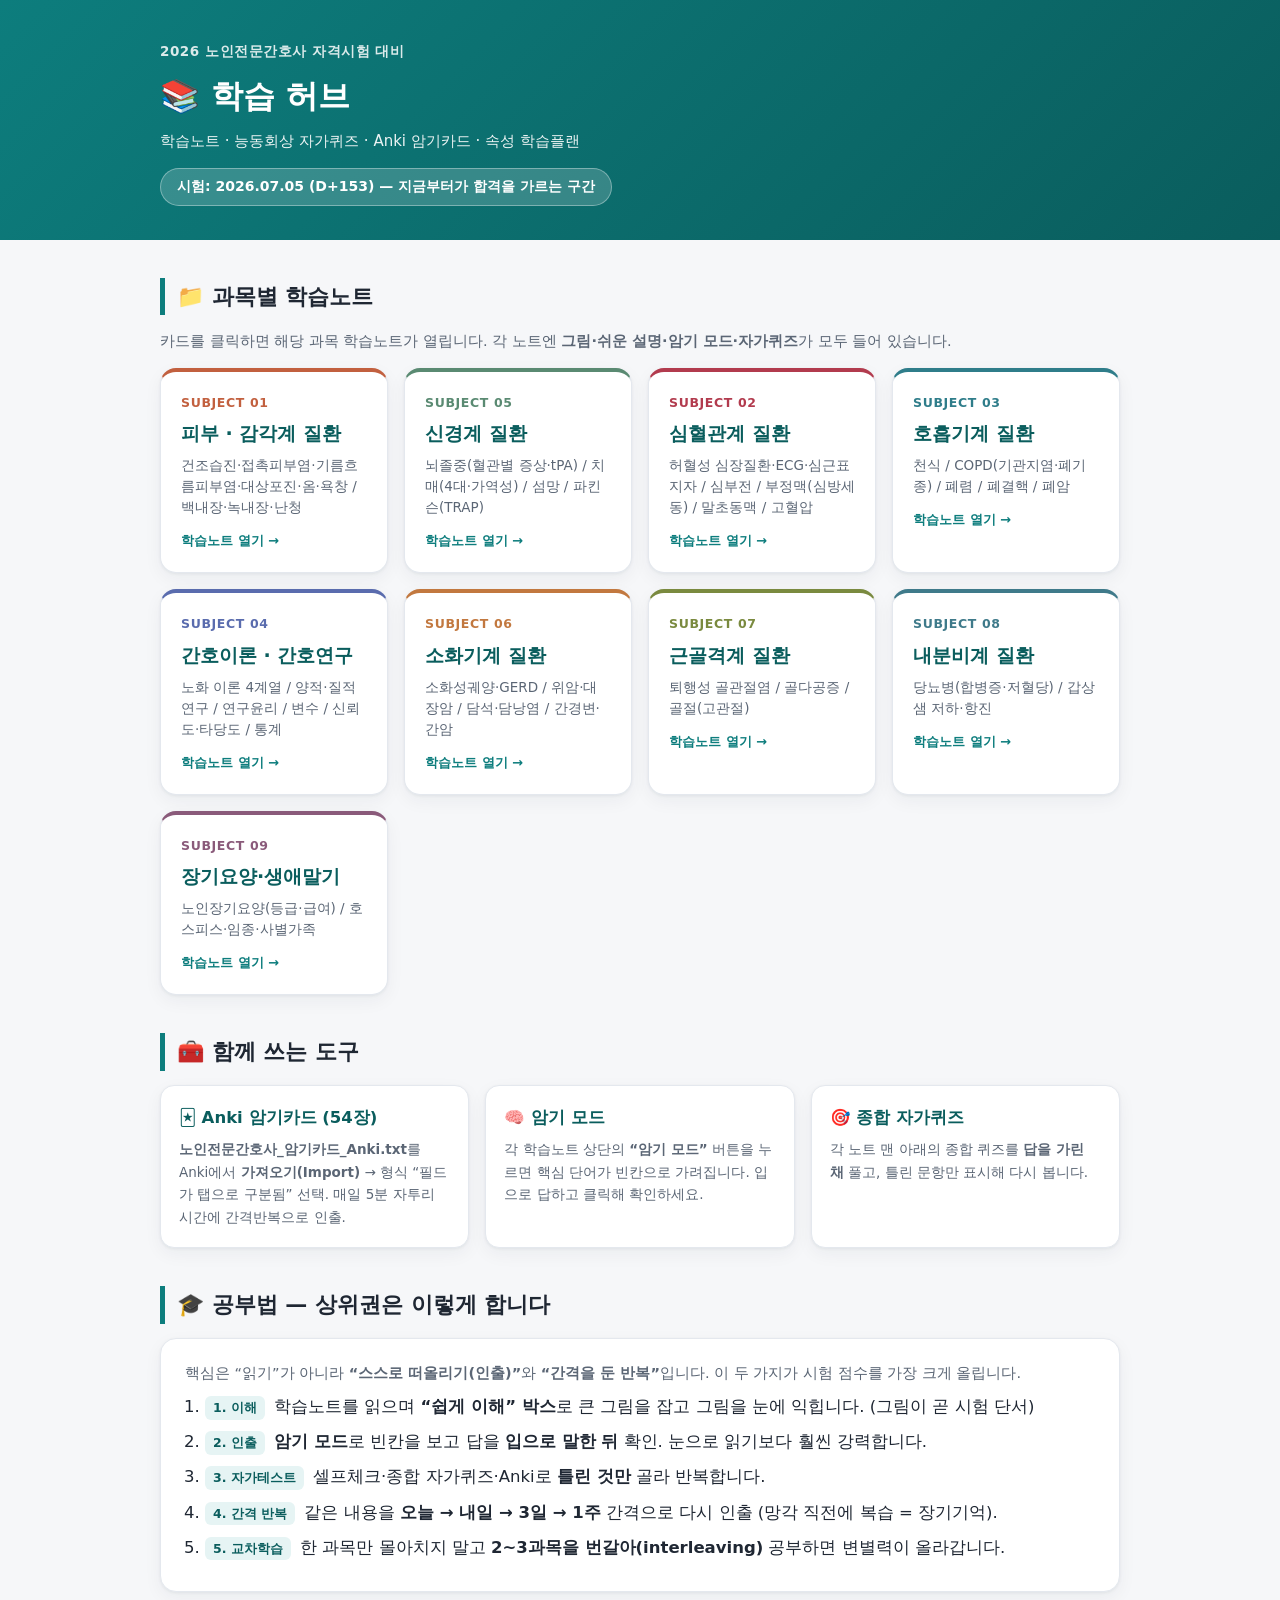
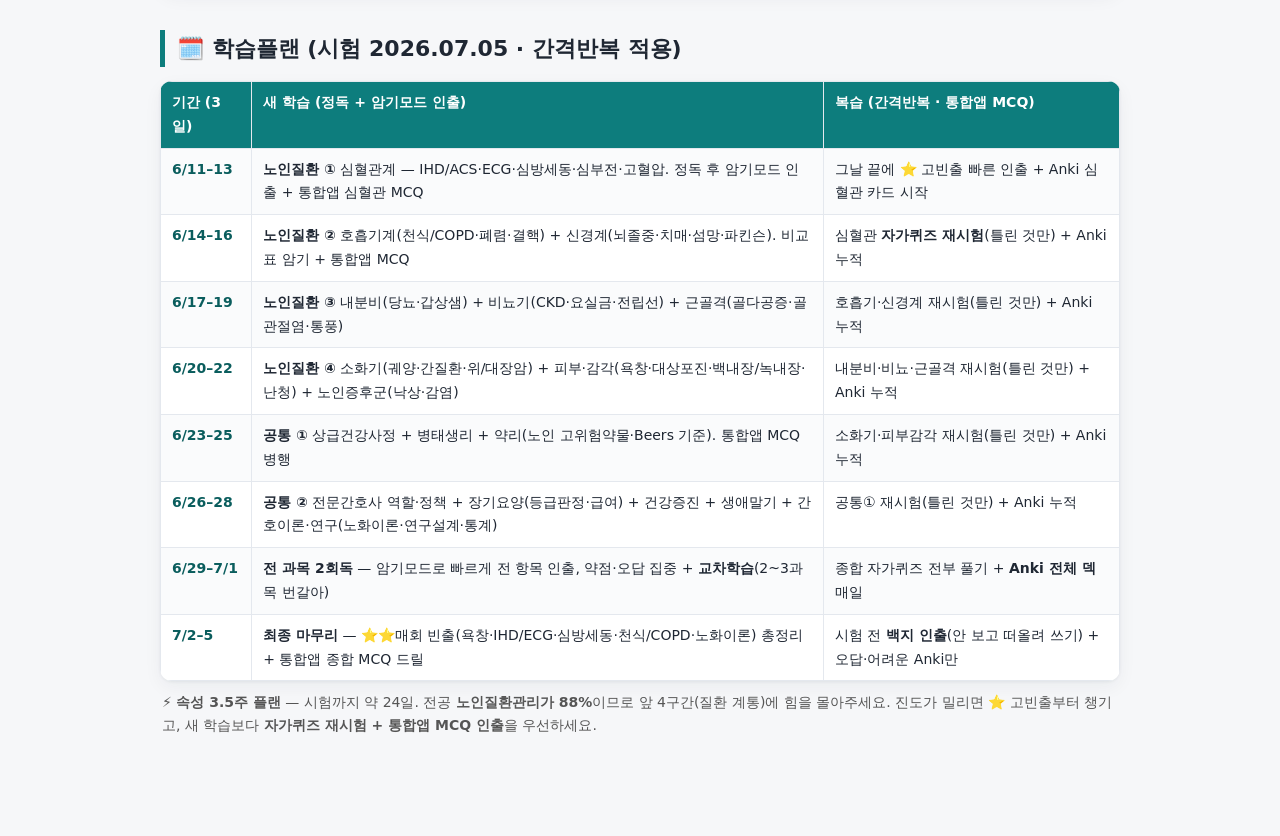
<file: 00_학습허브_시작.html>
<!DOCTYPE html>
<html lang="ko"><head><meta charset="UTF-8">
<meta name="viewport" content="width=device-width, initial-scale=1.0">
<title>노인전문간호사 시험대비 — 학습 허브</title>
<style>
:root{--bg:#f6f7f9;--card:#fff;--ink:#1f2733;--muted:#5b6675;--line:#e4e8ee;--brand:#0d7d7d;--brand2:#0a5d5d;--brand-soft:#e6f4f4;--hi:#fff4e0;--hi-line:#f0b860;--shadow:0 1px 3px rgba(20,30,50,.06),0 6px 18px rgba(20,30,50,.05)}
*{box-sizing:border-box}html{scroll-behavior:smooth}
body{margin:0;background:var(--bg);color:var(--ink);font-family:"Pretendard","Apple SD Gothic Neo","Malgun Gothic","Segoe UI",system-ui,sans-serif;line-height:1.7;font-size:16.5px}
.wrap{max-width:1000px;margin:0 auto;padding:0 20px 100px}
header.top{background:linear-gradient(135deg,var(--brand),var(--brand2));color:#fff;padding:40px 0 34px}
header.top .wrap{padding-bottom:0}
.kicker{font-size:13.5px;letter-spacing:.04em;opacity:.85;font-weight:600}
header.top h1{margin:.2em 0 .15em;font-size:32px}
header.top .sub{opacity:.92;font-size:15px}
.dday{display:inline-block;margin-top:14px;background:rgba(255,255,255,.18);border:1px solid rgba(255,255,255,.35);border-radius:999px;padding:6px 16px;font-weight:700;font-size:14px}
h2.sec{font-size:22px;border-left:5px solid var(--brand);padding-left:12px;margin:38px 0 14px}
.cards{display:grid;grid-template-columns:repeat(auto-fit,minmax(225px,1fr));gap:16px}
a.subj{display:block;text-decoration:none;color:var(--ink);background:var(--card);border:1px solid var(--line);border-radius:16px;padding:20px;box-shadow:var(--shadow);transition:.16s;border-top:4px solid var(--accent)}
a.subj:hover{transform:translateY(-3px);box-shadow:0 10px 26px rgba(13,125,125,.16);border-color:var(--brand)}
a.subj .no{font-size:12.5px;font-weight:800;color:var(--accent);letter-spacing:.05em}
a.subj h3{margin:4px 0 6px;font-size:19px;color:var(--brand2)}
a.subj p{margin:0;font-size:13.5px;color:var(--muted);line-height:1.55}
a.subj .go{margin-top:12px;font-size:13px;font-weight:700;color:var(--brand)}
.tools{display:grid;grid-template-columns:repeat(auto-fit,minmax(225px,1fr));gap:16px}
.tool{background:var(--card);border:1px solid var(--line);border-radius:14px;padding:18px;box-shadow:var(--shadow)}
.tool h3{margin:0 0 6px;font-size:16.5px;color:var(--brand2)}
.tool p{margin:0;font-size:13.5px;color:var(--muted)}
.method{background:var(--card);border:1px solid var(--line);border-radius:16px;padding:22px 24px;box-shadow:var(--shadow)}
.method ol{margin:8px 0 0;padding-left:20px}.method li{margin:7px 0}
.tag{display:inline-block;background:var(--brand-soft);color:var(--brand2);font-weight:700;border-radius:6px;padding:1px 8px;font-size:12.5px;margin-right:4px}
table.plan{border-collapse:collapse;width:100%;margin-top:10px;font-size:14px;background:var(--card);box-shadow:var(--shadow);border-radius:12px;overflow:hidden}
table.plan th,table.plan td{border:1px solid var(--line);padding:9px 11px;text-align:left;vertical-align:top}
table.plan th{background:var(--brand);color:#fff;font-weight:700}
table.plan tr:nth-child(even) td{background:#fafbfc}
table.plan .wk{font-weight:800;color:var(--brand2);white-space:nowrap}
.note{background:var(--hi);border:1px solid var(--hi-line);border-radius:12px;padding:13px 16px;margin-top:14px;font-size:14.5px}
.note b{color:#8a5a00}
footer{margin-top:46px;padding-top:18px;border-top:1px solid var(--line);color:var(--muted);font-size:12.5px}
</style></head>
<body>
<header class="top"><div class="wrap">
  <div class="kicker">2026 노인전문간호사 자격시험 대비</div>
  <h1>📚 학습 허브</h1>
  <div class="sub">학습노트 · 능동회상 자가퀴즈 · Anki 암기카드 · 속성 학습플랜</div>
  <div class="dday" id="ddayLine">시험: 2026.07.05 — 지금부터가 합격을 가르는 구간</div>
</div></header>

<div class="wrap">

<h2 class="sec">📁 과목별 학습노트</h2>
<p style="color:var(--muted);margin:0 0 14px;font-size:14.5px">카드를 클릭하면 해당 과목 학습노트가 열립니다. 각 노트엔 <b>그림·쉬운 설명·암기 모드·자가퀴즈</b>가 모두 들어 있습니다.</p>
<div class="cards">
  <a class="subj" href="01_피부감각계_학습노트.html" style="--accent:#c2603f">
    <div class="no">SUBJECT 01</div><h3>피부 · 감각계 질환</h3>
    <p>건조습진·접촉피부염·기름흐름피부염·대상포진·옴·욕창 / 백내장·녹내장·난청</p>
    <div class="go">학습노트 열기 →</div></a>
  <a class="subj" href="05_신경계_학습노트.html" style="--accent:#5a8a72">
    <div class="no">SUBJECT 05</div><h3>신경계 질환</h3>
    <p>뇌졸중(혈관별 증상·tPA) / 치매(4대·가역성) / 섬망 / 파킨슨(TRAP)</p>
    <div class="go">학습노트 열기 →</div></a>
  <a class="subj" href="02_심혈관계_학습노트.html" style="--accent:#b23b4e">
    <div class="no">SUBJECT 02</div><h3>심혈관계 질환</h3>
    <p>허혈성 심장질환·ECG·심근표지자 / 심부전 / 부정맥(심방세동) / 말초동맥 / 고혈압</p>
    <div class="go">학습노트 열기 →</div></a>
  <a class="subj" href="03_호흡기계_학습노트.html" style="--accent:#2f7d8a">
    <div class="no">SUBJECT 03</div><h3>호흡기계 질환</h3>
    <p>천식 / COPD(기관지염·폐기종) / 폐렴 / 폐결핵 / 폐암</p>
    <div class="go">학습노트 열기 →</div></a>
  <a class="subj" href="04_간호이론·간호연구_학습노트.html" style="--accent:#5a6cae">
    <div class="no">SUBJECT 04</div><h3>간호이론 · 간호연구</h3>
    <p>노화 이론 4계열 / 양적·질적 연구 / 연구윤리 / 변수 / 신뢰도·타당도 / 통계</p>
    <div class="go">학습노트 열기 →</div></a>
<a class="subj" href="06_소화기계_학습노트.html" style="--accent:#c2783f">
    <div class="no">SUBJECT 06</div><h3>소화기계 질환</h3>
    <p>소화성궤양·GERD / 위암·대장암 / 담석·담낭염 / 간경변·간암</p>
    <div class="go">학습노트 열기 →</div></a>
  <a class="subj" href="07_근골격계_학습노트.html" style="--accent:#7a8a3f">
    <div class="no">SUBJECT 07</div><h3>근골격계 질환</h3>
    <p>퇴행성 골관절염 / 골다공증 / 골절(고관절)</p>
    <div class="go">학습노트 열기 →</div></a>
  <a class="subj" href="08_내분비계_학습노트.html" style="--accent:#3f7a8a">
    <div class="no">SUBJECT 08</div><h3>내분비계 질환</h3>
    <p>당뇨병(합병증·저혈당) / 갑상샘 저하·항진</p>
    <div class="go">학습노트 열기 →</div></a>
  <a class="subj" href="09_장기요양·생애말기_학습노트.html" style="--accent:#8a5a7a">
    <div class="no">SUBJECT 09</div><h3>장기요양·생애말기</h3>
    <p>노인장기요양(등급·급여) / 호스피스·임종·사별가족</p>
    <div class="go">학습노트 열기 →</div></a>
  </div>

<h2 class="sec">🧰 함께 쓰는 도구</h2>
<div class="tools">
  <div class="tool"><h3>🃏 Anki 암기카드 (54장)</h3>
    <p><b>노인전문간호사_암기카드_Anki.txt</b>를 Anki에서 <b>가져오기(Import)</b> → 형식 “필드가 탭으로 구분됨” 선택. 매일 5분 자투리 시간에 간격반복으로 인출.</p></div>
  <div class="tool"><h3>🧠 암기 모드</h3>
    <p>각 학습노트 상단의 <b>“암기 모드”</b> 버튼을 누르면 핵심 단어가 빈칸으로 가려집니다. 입으로 답하고 클릭해 확인하세요.</p></div>
  <div class="tool"><h3>🎯 종합 자가퀴즈</h3>
    <p>각 노트 맨 아래의 종합 퀴즈를 <b>답을 가린 채</b> 풀고, 틀린 문항만 표시해 다시 봅니다.</p></div>
</div>

<h2 class="sec">🎓 공부법 — 상위권은 이렇게 합니다</h2>
<div class="method">
  <p style="margin:0;color:var(--muted);font-size:14.5px">핵심은 “읽기”가 아니라 <b>“스스로 떠올리기(인출)”</b>와 <b>“간격을 둔 반복”</b>입니다. 이 두 가지가 시험 점수를 가장 크게 올립니다.</p>
  <ol>
    <li><span class="tag">1. 이해</span> 학습노트를 읽으며 <b>“쉽게 이해” 박스</b>로 큰 그림을 잡고 그림을 눈에 익힙니다. (그림이 곧 시험 단서)</li>
    <li><span class="tag">2. 인출</span> <b>암기 모드</b>로 빈칸을 보고 답을 <b>입으로 말한 뒤</b> 확인. 눈으로 읽기보다 훨씬 강력합니다.</li>
    <li><span class="tag">3. 자가테스트</span> 셀프체크·종합 자가퀴즈·Anki로 <b>틀린 것만</b> 골라 반복합니다.</li>
    <li><span class="tag">4. 간격 반복</span> 같은 내용을 <b>오늘 → 내일 → 3일 → 1주</b> 간격으로 다시 인출 (망각 직전에 복습 = 장기기억).</li>
    <li><span class="tag">5. 교차학습</span> 한 과목만 몰아치지 말고 <b>2~3과목을 번갈아(interleaving)</b> 공부하면 변별력이 올라갑니다.</li>
  </ol>
</div>

<h2 class="sec">🗓️ 학습플랜 (시험 2026.07.05 · 간격반복 적용)</h2>
<table class="plan">
  <tr><th>기간 (3일)</th><th>새 학습 (정독 + 암기모드 인출)</th><th>복습 (간격반복 · 통합앱 MCQ)</th></tr>
  <tr><td class="wk">6/11–13</td><td><b>노인질환 ①</b> 심혈관계 — IHD/ACS·ECG·심방세동·심부전·고혈압. 정독 후 암기모드 인출 + 통합앱 심혈관 MCQ</td><td>그날 끝에 ⭐ 고빈출 빠른 인출 + Anki 심혈관 카드 시작</td></tr>
  <tr><td class="wk">6/14–16</td><td><b>노인질환 ②</b> 호흡기계(천식/COPD·폐렴·결핵) + 신경계(뇌졸중·치매·섬망·파킨슨). 비교표 암기 + 통합앱 MCQ</td><td>심혈관 <b>자가퀴즈 재시험</b>(틀린 것만) + Anki 누적</td></tr>
  <tr><td class="wk">6/17–19</td><td><b>노인질환 ③</b> 내분비(당뇨·갑상샘) + 비뇨기(CKD·요실금·전립선) + 근골격(골다공증·골관절염·통풍)</td><td>호흡기·신경계 재시험(틀린 것만) + Anki 누적</td></tr>
  <tr><td class="wk">6/20–22</td><td><b>노인질환 ④</b> 소화기(궤양·간질환·위/대장암) + 피부·감각(욕창·대상포진·백내장/녹내장·난청) + 노인증후군(낙상·감염)</td><td>내분비·비뇨·근골격 재시험(틀린 것만) + Anki 누적</td></tr>
  <tr><td class="wk">6/23–25</td><td><b>공통 ①</b> 상급건강사정 + 병태생리 + 약리(노인 고위험약물·Beers 기준). 통합앱 MCQ 병행</td><td>소화기·피부감각 재시험(틀린 것만) + Anki 누적</td></tr>
  <tr><td class="wk">6/26–28</td><td><b>공통 ②</b> 전문간호사 역할·정책 + 장기요양(등급판정·급여) + 건강증진 + 생애말기 + 간호이론·연구(노화이론·연구설계·통계)</td><td>공통① 재시험(틀린 것만) + Anki 누적</td></tr>
  <tr><td class="wk">6/29–7/1</td><td><b>전 과목 2회독</b> — 암기모드로 빠르게 전 항목 인출, 약점·오답 집중 + <b>교차학습</b>(2~3과목 번갈아)</td><td>종합 자가퀴즈 전부 풀기 + <b>Anki 전체 덱</b> 매일</td></tr>
  <tr><td class="wk">7/2–5</td><td><b>최종 마무리</b> — ⭐⭐매회 빈출(욕창·IHD/ECG·심방세동·천식/COPD·노화이론) 총정리 + 통합앱 종합 MCQ 드릴</td><td>시험 전 <b>백지 인출</b>(안 보고 떠올려 쓰기) + 오답·어려운 Anki만</td></tr>
</table>
<p style="margin:10px 2px 0;font-size:14px;color:#555;line-height:1.6;">
  ⚡ <b>속성 3.5주 플랜</b> — 시험까지 약 24일. 전공 <b>노인질환관리가 88%</b>이므로 앞 4구간(질환 계통)에 힘을 몰아주세요.
  진도가 밀리면 ⭐ 고빈출부터 챙기고, 새 학습보다 <b>자가퀴즈 재시험 + 통합앱 MCQ 인출</b>을 우선하세요.
</p>

</div><!-- /wrap -->

<script>
  // 시험일 기준 D-Day 자동 계산 (시점이 지나도 항상 정확하게)
  (function () {
    var exam  = new Date(2026, 6, 5);            // 2026-07-05 로컬 자정 (월은 0-indexed)
    var today = new Date(); today.setHours(0, 0, 0, 0);
    var d = Math.ceil((exam - today) / 86400000);
    var el = document.getElementById('ddayLine');
    if (el) {
      var label = d > 0 ? 'D-' + d : d === 0 ? 'D-Day!' : 'D+' + Math.abs(d);
      el.textContent = '시험: 2026.07.05 (' + label + ') — 지금부터가 합격을 가르는 구간';
    }
  })();
</script>
</body>
</html>
</file>
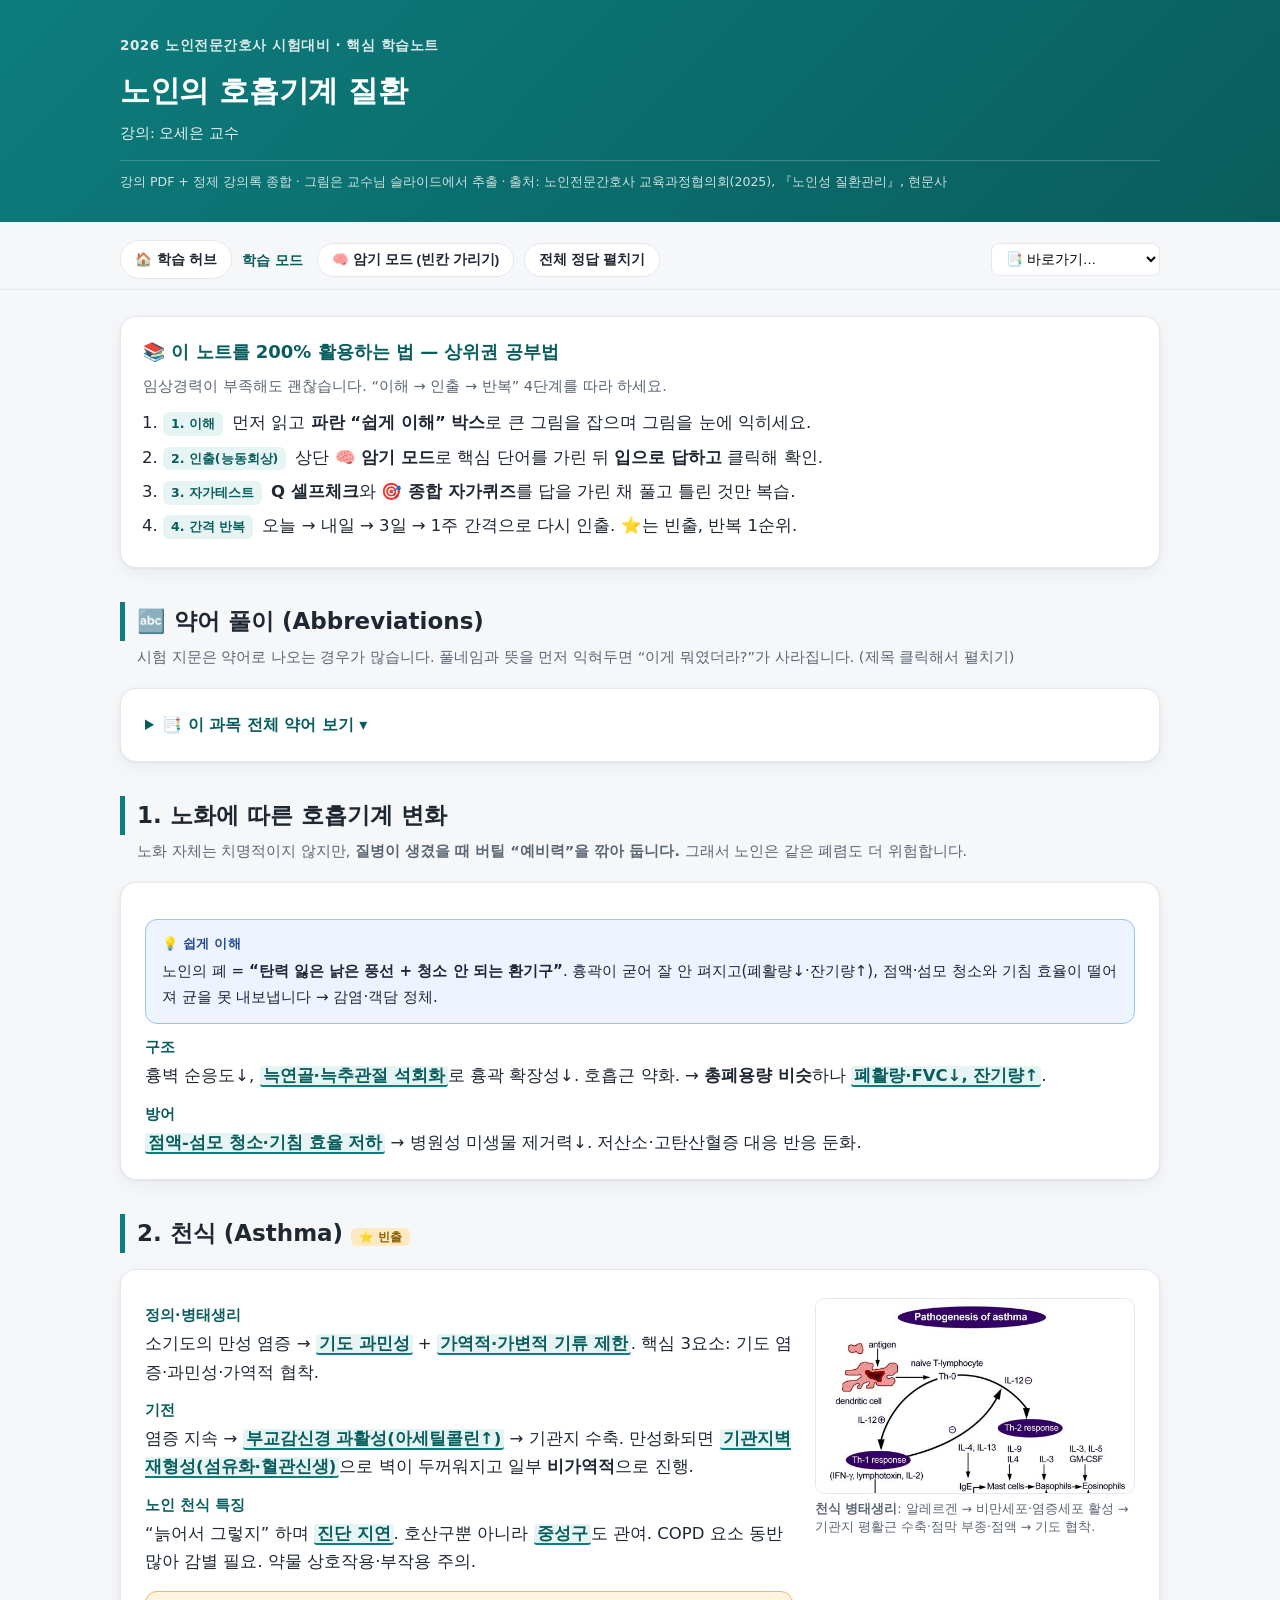
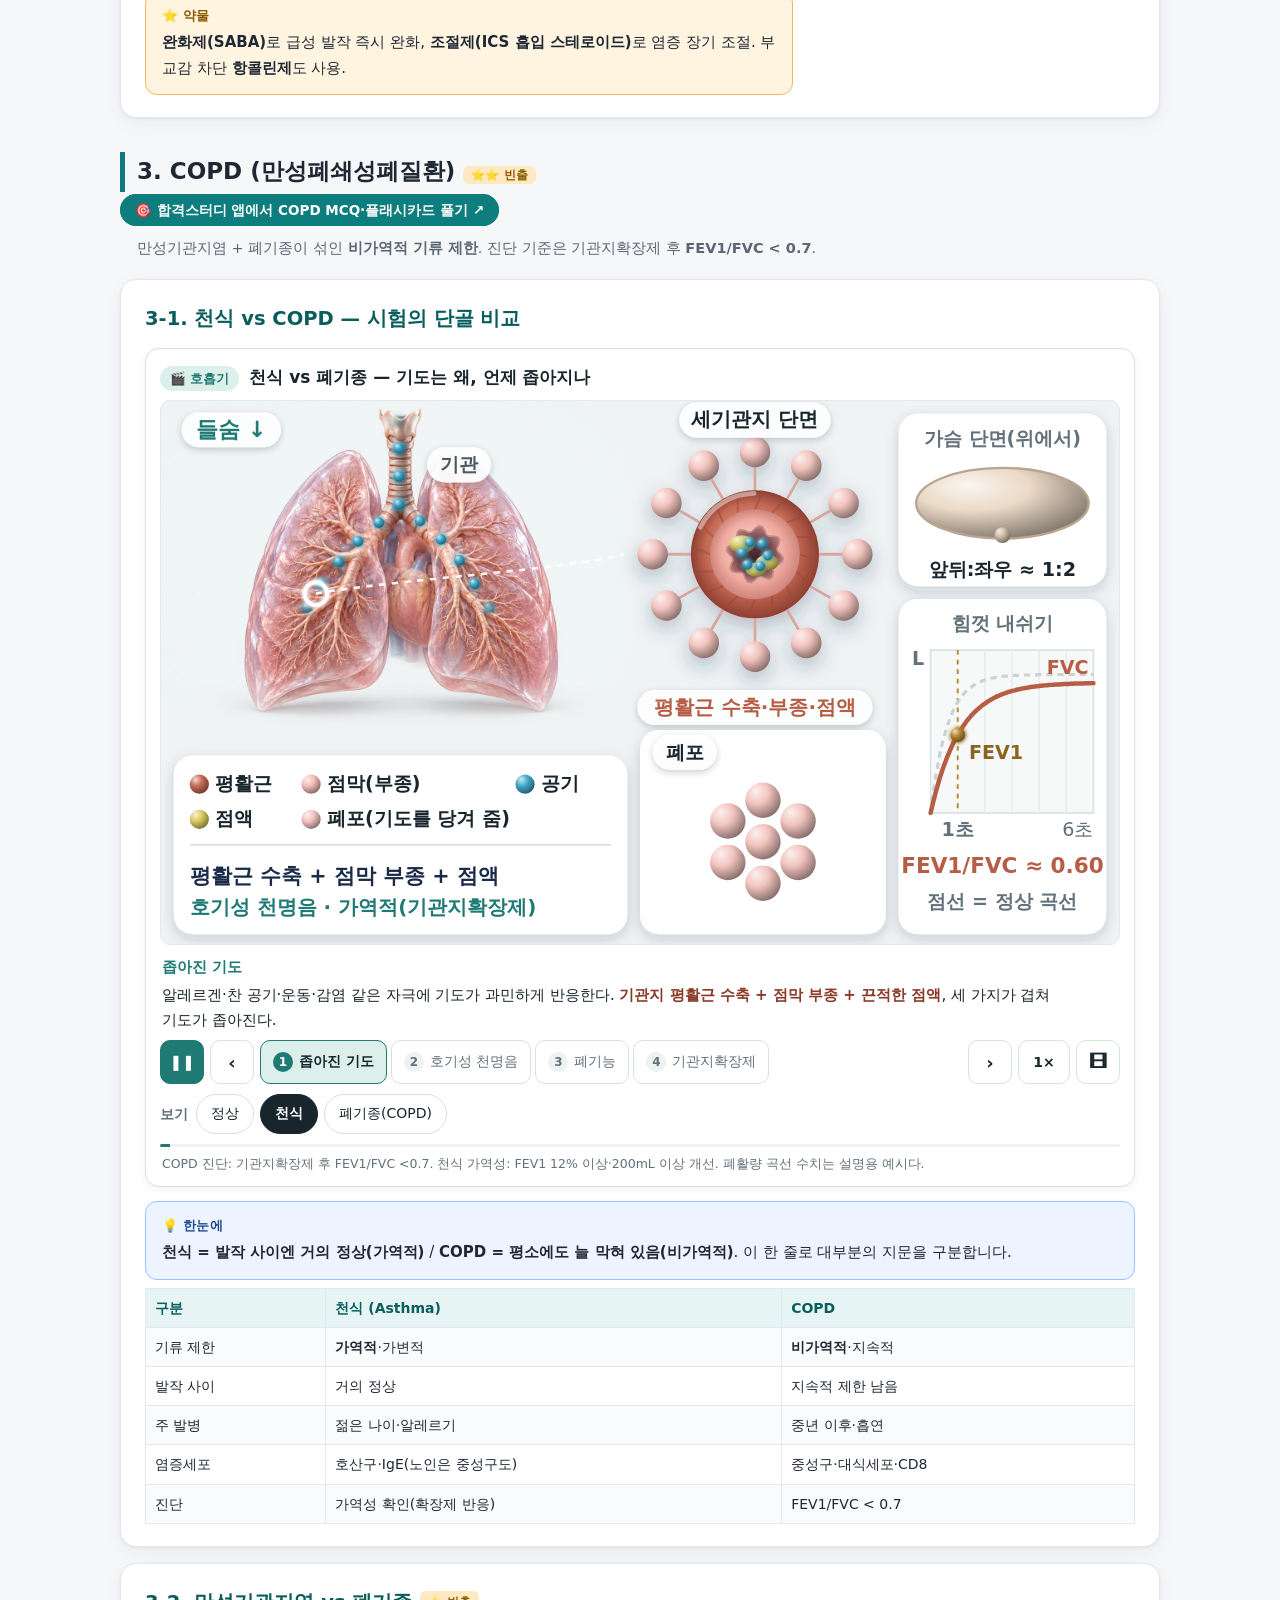
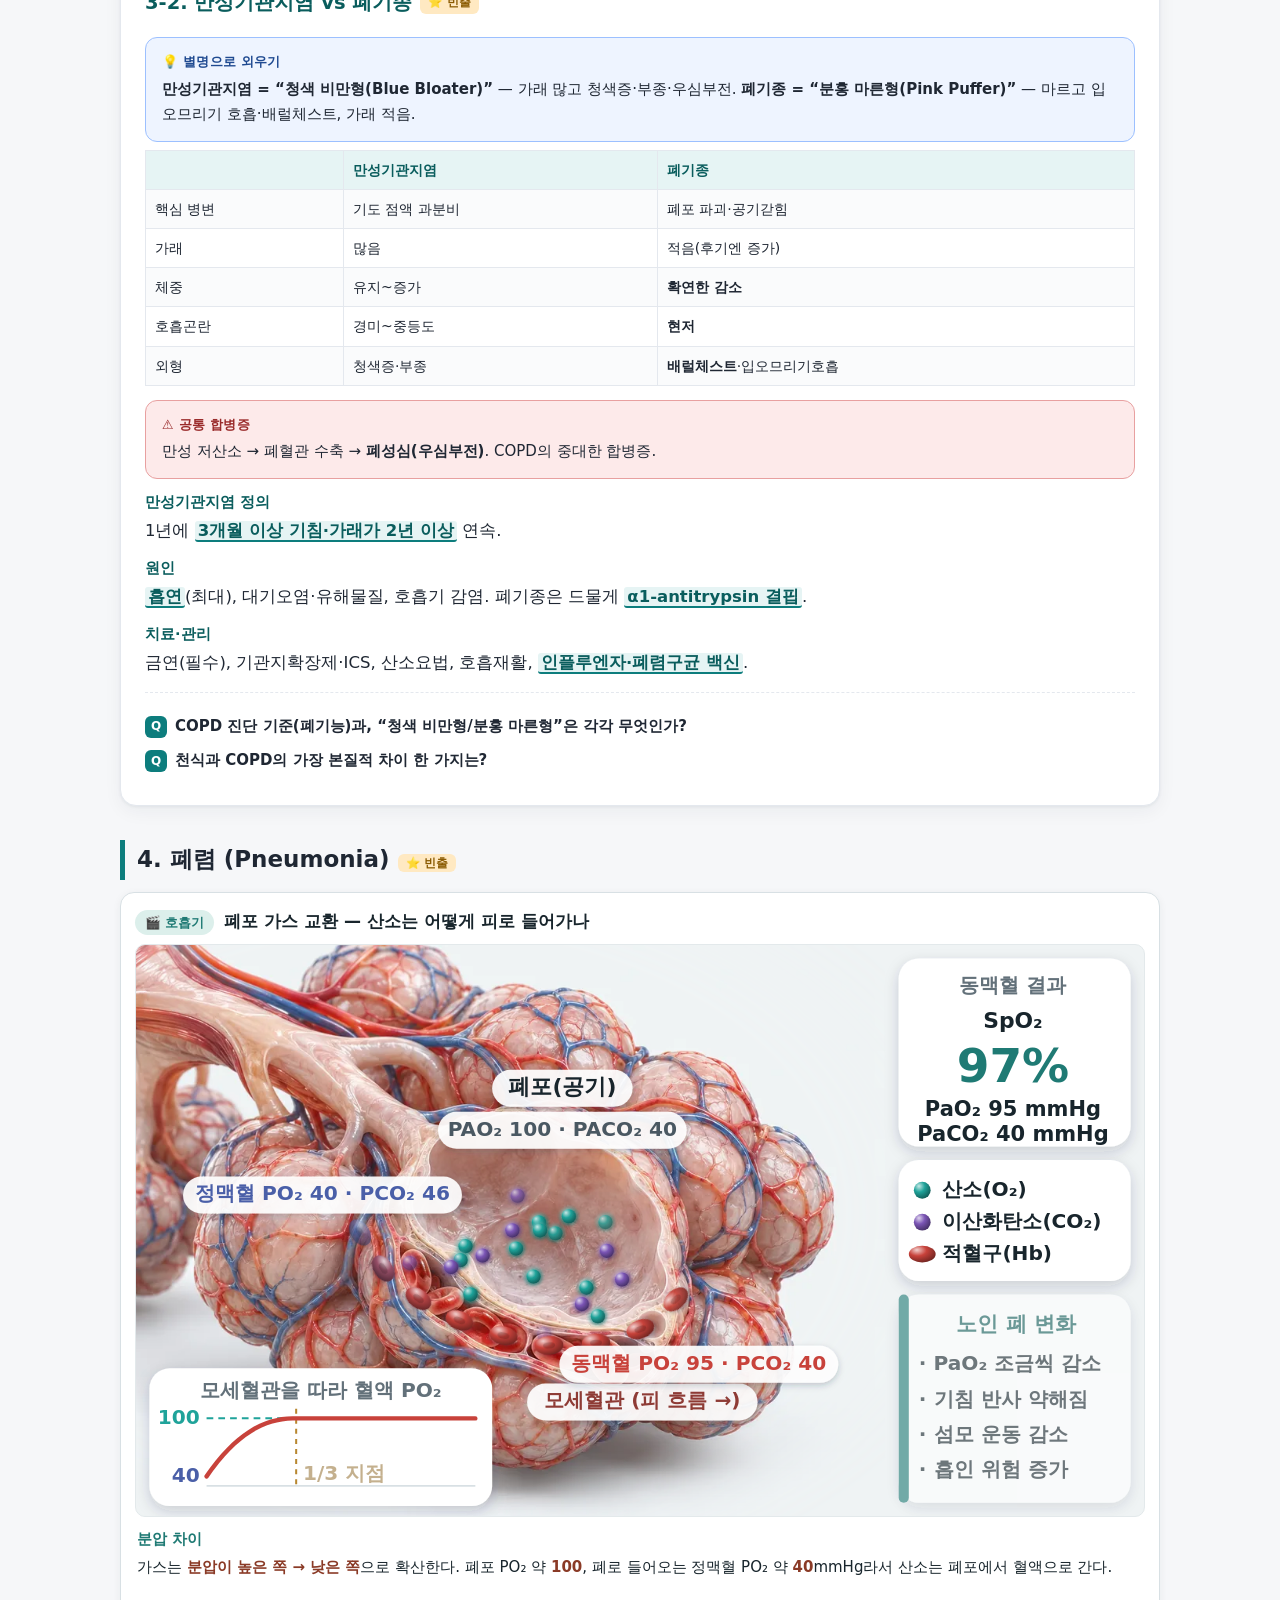
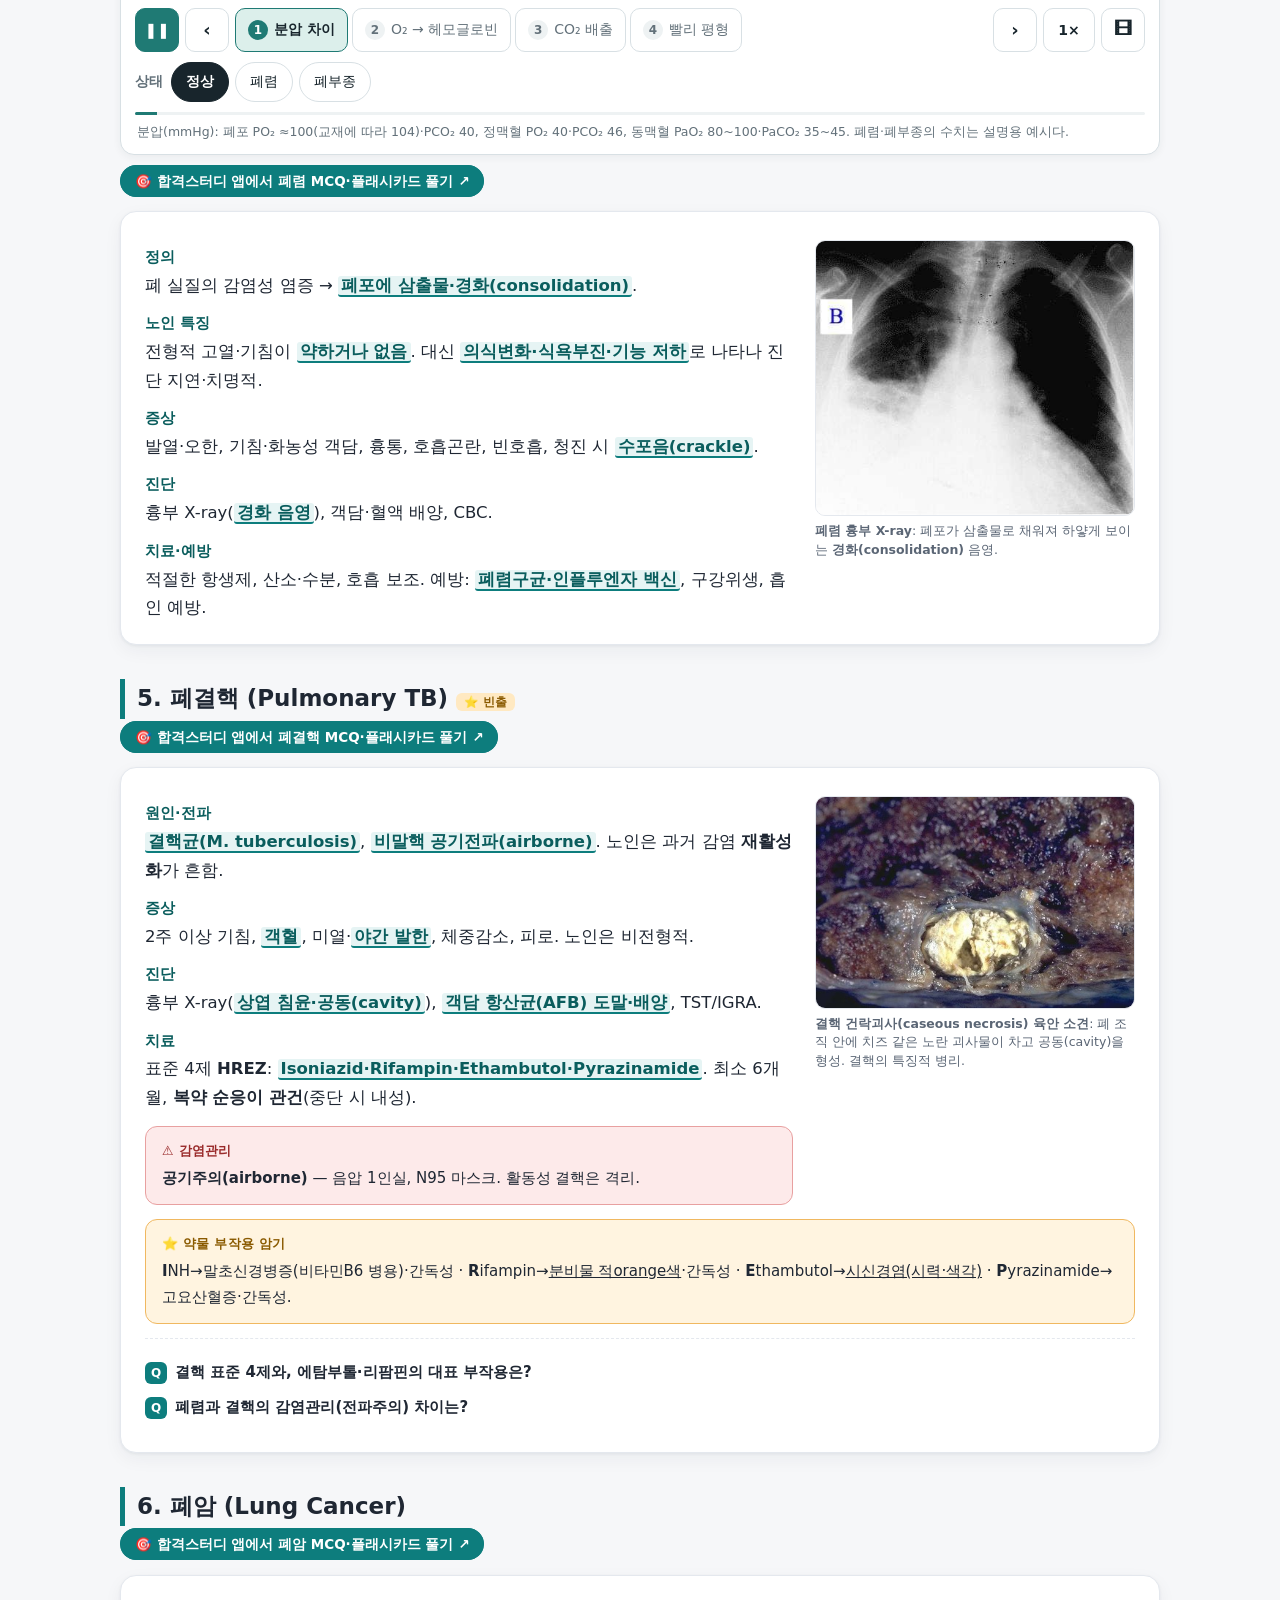
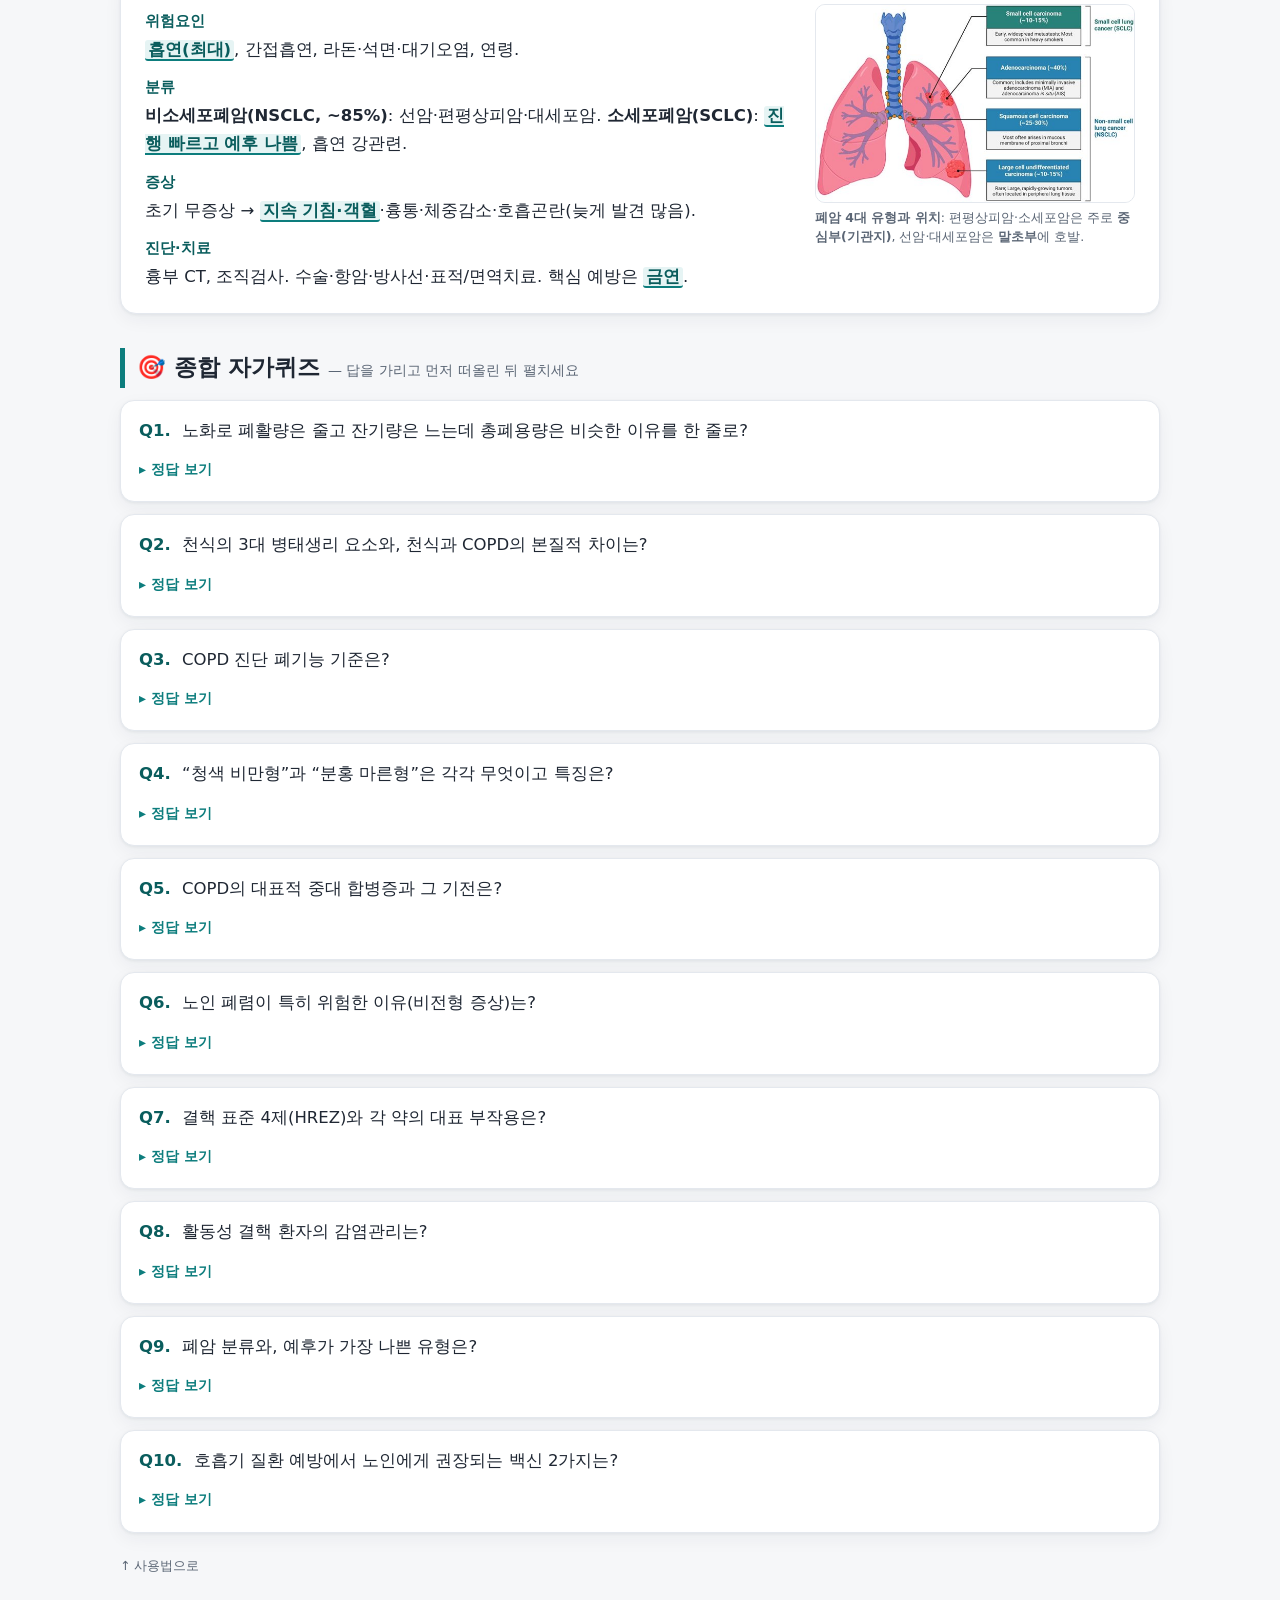
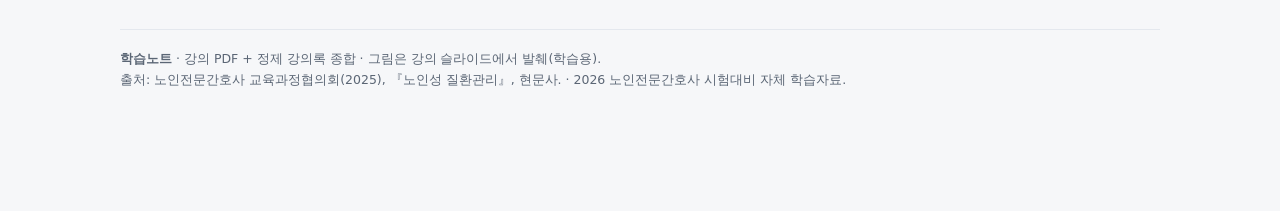
<file: 03_호흡기계_학습노트.html>
<!DOCTYPE html>
<html lang="ko"><head><meta charset="UTF-8">
<meta name="viewport" content="width=device-width, initial-scale=1.0">
<title>노인의 호흡기계 질환 — 핵심 학습노트</title>
<style>
:root{
  --bg:#f6f7f9; --card:#ffffff; --ink:#1f2733; --muted:#5b6675;
  --line:#e4e8ee; --brand:#0d7d7d; --brand2:#0a5d5d; --brand-soft:#e6f4f4;
  --hi:#fff4e0; --hi-line:#f0b860; --hi-ink:#8a5a00;
  --easy:#eef4ff; --easy-line:#9cc0ff; --easy-ink:#1f4a91;
  --warn:#fdeaea; --warn-line:#e8a0a0; --warn-ink:#9a2b2b;
  --quiz:#f0f7f1; --quiz-line:#aacdaf;
  --shadow:0 1px 3px rgba(20,30,50,.06),0 6px 18px rgba(20,30,50,.05);
}
*{box-sizing:border-box}
html{scroll-behavior:smooth}
body{margin:0;background:var(--bg);color:var(--ink);
  font-family:"Pretendard","Apple SD Gothic Neo","Malgun Gothic","Segoe UI",system-ui,sans-serif;
  line-height:1.72;font-size:16.5px;-webkit-font-smoothing:antialiased}
.wrap{max-width:1080px;margin:0 auto;padding:0 20px 120px}

/* header */
header.top{background:linear-gradient(135deg,var(--brand),var(--brand2));color:#fff;
  padding:34px 0 30px;margin-bottom:8px}
header.top .wrap{padding-bottom:0}
.kicker{font-size:13.5px;letter-spacing:.04em;opacity:.85;font-weight:600}
header.top h1{margin:.25em 0 .15em;font-size:30px;letter-spacing:-.01em}
header.top .sub{opacity:.9;font-size:14.5px}
.srcline{margin-top:14px;font-size:12.5px;opacity:.8;border-top:1px solid rgba(255,255,255,.25);padding-top:10px}

/* sticky toolbar */
.toolbar{position:sticky;top:0;z-index:50;background:rgba(246,247,249,.92);
  backdrop-filter:blur(8px);border-bottom:1px solid var(--line);margin-bottom:26px}
.toolbar .wrap{display:flex;gap:10px;align-items:center;padding-top:10px;padding-bottom:10px;flex-wrap:wrap}
.toolbar .tt{font-weight:700;font-size:14px;color:var(--brand2);margin-right:4px}
.btn{border:1px solid var(--line);background:#fff;color:var(--ink);border-radius:999px;
  padding:7px 14px;font-size:13.5px;cursor:pointer;font-weight:600;transition:.15s}
.btn:hover{border-color:var(--brand);color:var(--brand2)}
.btn.on{background:var(--brand);color:#fff;border-color:var(--brand)}
.toc-jump{margin-left:auto;font-size:13px}
.toc-jump select{padding:7px 10px;border-radius:8px;border:1px solid var(--line);background:#fff;font-size:13.5px}

/* how-to box */
.howto{background:var(--card);border:1px solid var(--line);border-radius:16px;padding:20px 22px;box-shadow:var(--shadow);margin-bottom:26px}
.howto h2{margin:0 0 6px;font-size:18px;color:var(--brand2)}
.howto ol{margin:10px 0 0;padding-left:20px}
.howto li{margin:6px 0}
.howto .tag{display:inline-block;background:var(--brand-soft);color:var(--brand2);font-weight:700;
  border-radius:6px;padding:1px 8px;font-size:12.5px;margin-right:4px}

/* section */
section.chap{background:transparent;margin:34px 0}
.chap > h2{font-size:23px;border-left:5px solid var(--brand);padding-left:12px;margin:0 0 4px;scroll-margin-top:70px}
.chap > .chap-intro{color:var(--muted);font-size:14.5px;margin:2px 0 18px;padding-left:17px}

.card{background:var(--card);border:1px solid var(--line);border-radius:16px;
  padding:22px 24px;margin:16px 0;box-shadow:var(--shadow);scroll-margin-top:70px}
.card h3{margin:0 0 4px;font-size:19.5px;color:var(--brand2);display:flex;align-items:center;gap:8px;flex-wrap:wrap}
.card h3 .en{font-size:14px;color:var(--muted);font-weight:600}
.pill{font-size:11.5px;font-weight:800;border-radius:6px;padding:2px 8px;letter-spacing:.02em}
.pill.freq{background:#ffe9c2;color:#8a5a00}
.pill.new{background:#e3f0ff;color:#1f4a91}

.row{display:flex;gap:22px;flex-wrap:wrap}
.row .txt{flex:1 1 340px;min-width:300px}
.row .fig{flex:0 1 320px;min-width:240px}

figure{margin:6px 0 0}
figure img{width:100%;border-radius:10px;border:1px solid var(--line);display:block;background:#fff}
figure figcaption{font-size:12.5px;color:var(--muted);margin-top:6px;line-height:1.5}
figure.wide{flex-basis:100%;width:100%}

dl.kv{margin:6px 0 0}
dl.kv dt{font-weight:700;color:var(--brand2);margin-top:11px;font-size:14.5px}
dl.kv dd{margin:2px 0 0;}
ul.tight{margin:6px 0 0;padding-left:20px}
ul.tight li{margin:3px 0}

/* callouts */
.callout{border-radius:12px;padding:13px 16px;margin:14px 0 0;font-size:15px}
.callout .lab{font-weight:800;font-size:13px;display:block;margin-bottom:3px;letter-spacing:.02em}
.easy{background:var(--easy);border:1px solid var(--easy-line)}
.easy .lab{color:var(--easy-ink)}
.hi{background:var(--hi);border:1px solid var(--hi-line)}
.hi .lab{color:var(--hi-ink)}
.warn{background:var(--warn);border:1px solid var(--warn-line)}
.warn .lab{color:var(--warn-ink)}

/* cloze / active recall blanks */
.cz{background:var(--brand-soft);border-bottom:2px solid var(--brand);border-radius:3px;
  padding:0 3px;cursor:pointer;font-weight:700;color:var(--brand2);transition:.12s}
body.recall .cz{background:#dfe4ea;color:transparent;border-bottom:2px solid #9aa6b4;position:relative;user-select:none}
body.recall .cz::after{content:"____";color:#9aa6b4;position:absolute;left:50%;transform:translateX(-50%)}
body.recall .cz.show{background:var(--hi);color:var(--hi-ink);border-bottom:2px solid var(--hi-line)}
body.recall .cz.show::after{content:""}

/* self-check */
.selfcheck{margin-top:14px;border-top:1px dashed var(--line);padding-top:12px}
.selfcheck .q{font-weight:600;cursor:pointer;display:flex;gap:8px;align-items:flex-start;font-size:15px}
.selfcheck .q::before{content:"Q";flex:0 0 auto;background:var(--brand);color:#fff;border-radius:6px;
  width:22px;height:22px;display:grid;place-items:center;font-size:12px;font-weight:800;margin-top:2px}
.selfcheck details{margin:9px 0}
.selfcheck details summary{list-style:none;cursor:pointer}
.selfcheck details summary::-webkit-details-marker{display:none}
.selfcheck .a{margin:8px 0 0 30px;padding:10px 14px;background:var(--quiz);
  border:1px solid var(--quiz-line);border-radius:10px;font-size:14.5px}
.selfcheck .a::before{content:"A. ";font-weight:800;color:var(--brand2)}

/* quiz bank */
#quiz .qcard{background:var(--card);border:1px solid var(--line);border-radius:14px;padding:16px 18px;margin:12px 0;box-shadow:var(--shadow)}
#quiz .qnum{font-weight:800;color:var(--brand2);margin-right:6px}
#quiz details{margin-top:8px}
#quiz summary{cursor:pointer;color:var(--brand);font-weight:700;font-size:14px;list-style:none}
#quiz summary::-webkit-details-marker{display:none}
#quiz summary::before{content:"▸ 정답 보기";}
#quiz details[open] summary::before{content:"▾ 정답 닫기"}
#quiz .ans{margin-top:8px;padding:11px 14px;background:var(--quiz);border:1px solid var(--quiz-line);border-radius:10px;font-size:14.5px}

table.tbl{border-collapse:collapse;width:100%;margin:8px 0 0;font-size:14px}
table.tbl th,table.tbl td{border:1px solid var(--line);padding:7px 9px;text-align:left;vertical-align:top}
table.tbl th{background:var(--brand-soft);color:var(--brand2);font-weight:700}
table.tbl tr:nth-child(even) td{background:#fafbfc}

.backtop{display:inline-block;margin-top:10px;font-size:12.5px;color:var(--muted);text-decoration:none}
footer{margin-top:50px;padding-top:18px;border-top:1px solid var(--line);color:var(--muted);font-size:12.5px}
mark{background:#fff1a8;padding:0 2px;border-radius:3px}
@media(max-width:680px){body{font-size:16px}.row .fig{flex-basis:100%}}

/* ── 정답 가독성 보강 (앱 레이어드 UI 톤 통일) ── */
.selfcheck .a,#quiz .ans{border-left:4px solid var(--brand);line-height:1.7;color:var(--ink);word-break:keep-all;overflow-wrap:break-word}
.selfcheck .a::before{content:"정답";display:inline-block;background:var(--brand);color:#fff;border-radius:6px;padding:1px 8px;margin-right:7px;font-size:11.5px;font-weight:800;vertical-align:1px}
#quiz .ans{display:flex;flex-direction:column;align-items:flex-start;gap:3px}
#quiz .ans::before{content:"정답";display:inline-block;background:var(--brand);color:#fff;border-radius:6px;padding:1px 8px;font-size:11.5px;font-weight:800}
#quiz summary{padding:4px 0}
#quiz summary:focus-visible,.selfcheck details summary:focus-visible{outline:2px solid var(--brand);outline-offset:2px;border-radius:6px}
</style><!-- motion-css:start -->
  <link rel="stylesheet" href="motion/motion.css?v=20261028a">
  <!-- motion-css:end -->
  </head>
<body>
<header class="top"><div class="wrap">
<div class="kicker">2026 노인전문간호사 시험대비 · 핵심 학습노트</div>
<h1>노인의 호흡기계 질환</h1>
<div class="sub">강의: 오세은 교수</div>
<div class="srcline">강의 PDF + 정제 강의록 종합 · 그림은 교수님 슬라이드에서 추출 · 출처: 노인전문간호사 교육과정협의회(2025), 『노인성 질환관리』, 현문사</div>
</div></header>
<div class="toolbar"><div class="wrap">
<a class="btn" href="00_학습허브_시작.html" style="text-decoration:none;font-weight:700">🏠 학습 허브</a>
    <span class="tt">학습 모드</span>
<button class="btn" id="recallBtn" onclick="toggleRecall()">🧠 암기 모드 (빈칸 가리기)</button>
<button class="btn" onclick="revealAll()">전체 정답 펼치기</button>
<span class="toc-jump"><select onchange="if(this.value)location.hash=this.value">
<option value="">📑 바로가기…</option>
<option value="#how">이 노트 사용법</option>
        <option value="#abbr">🔤 약어 풀이</option>
<option value="#aging">1. 노화 변화</option>
<option value="#asthma">2. 천식 ⭐</option>
<option value="#copd">3. COPD ⭐</option>
<option value="#asthma-copd">· 천식 vs COPD</option>
<option value="#bronchitis-emphysema">· 기관지염 vs 폐기종</option>
<option value="#pneumonia">4. 폐렴 ⭐</option>
<option value="#tb">5. 폐결핵 ⭐</option>
<option value="#cancer">6. 폐암</option>
<option value="#quiz">🎯 종합 자가퀴즈</option>
</select></span>
</div></div>
<div class="wrap">
<div class="howto" id="how"><h2>📚 이 노트를 200% 활용하는 법 — 상위권 공부법</h2>
<p style="margin:6px 0 0;color:var(--muted);font-size:14.5px">임상경력이 부족해도 괜찮습니다. “이해 → 인출 → 반복” 4단계를 따라 하세요.</p>
<ol><li><span class="tag">1. 이해</span> 먼저 읽고 <b>파란 “쉽게 이해” 박스</b>로 큰 그림을 잡으며 그림을 눈에 익히세요.</li>
<li><span class="tag">2. 인출(능동회상)</span> 상단 <b>🧠 암기 모드</b>로 핵심 단어를 가린 뒤 <b>입으로 답하고</b> 클릭해 확인.</li>
<li><span class="tag">3. 자가테스트</span> <b>Q 셀프체크</b>와 <b>🎯 종합 자가퀴즈</b>를 답을 가린 채 풀고 틀린 것만 복습.</li>
<li><span class="tag">4. 간격 반복</span> 오늘 → 내일 → 3일 → 1주 간격으로 다시 인출. ⭐는 빈출, 반복 1순위.</li></ol></div>
<!-- ===== 1. 노화 변화 ===== -->
<!-- ABBR -->
<section class="chap" id="abbr">
  <h2>🔤 약어 풀이 (Abbreviations)</h2>
  <p class="chap-intro">시험 지문은 약어로 나오는 경우가 많습니다. 풀네임과 뜻을 먼저 익혀두면 “이게 뭐였더라?”가 사라집니다. (제목 클릭해서 펼치기)</p>
  <div class="card">
    <details>
      <summary style="cursor:pointer;font-weight:800;color:var(--brand2);font-size:16px">📑 이 과목 전체 약어 보기 ▾</summary>
      <table class="tbl" style="margin-top:12px">
        <tr><th style="width:130px">약어</th><th>풀네임 (영문)</th><th>뜻 (한글)</th></tr>
<tr><td><b>COPD</b></td><td>Chronic Obstructive Pulmonary Disease</td><td>만성폐쇄성폐질환</td></tr>
<tr><td><b>FEV₁</b></td><td>Forced Expiratory Volume in 1 sec</td><td>1초 강제호기량</td></tr>
<tr><td><b>FVC</b></td><td>Forced Vital Capacity</td><td>노력성 폐활량</td></tr>
<tr><td><b>FEV₁/FVC</b></td><td>—</td><td>COPD 진단 지표(&lt;0.7이면 COPD)</td></tr>
<tr><td><b>ICS</b></td><td>Inhaled Corticosteroid</td><td>흡입 스테로이드(천식 조절제)</td></tr>
<tr><td><b>SABA</b></td><td>Short-Acting Beta-Agonist</td><td>속효성 기관지확장제(완화제)</td></tr>
<tr><td><b>GOLD</b></td><td>Global Initiative for Chronic Obstructive Lung Disease</td><td>COPD 국제 진료지침·중증도 분류</td></tr>
<tr><td><b>RSV</b></td><td>Respiratory Syncytial Virus</td><td>호흡기세포융합바이러스</td></tr>
<tr><td><b>α₁-antitrypsin</b></td><td>Alpha-1 Antitrypsin</td><td>폐기종 유발 결핍 단백</td></tr>
<tr><td><b>TB</b></td><td>Tuberculosis</td><td>결핵</td></tr>
<tr><td><b>AFB</b></td><td>Acid-Fast Bacillus</td><td>항산균(결핵균 도말검사)</td></tr>
<tr><td><b>HREZ</b></td><td>Isoniazid·Rifampin·Ethambutol·Pyrazinamide</td><td>결핵 표준 4제 머리글자</td></tr>
<tr><td><b>INH</b></td><td>Isoniazid</td><td>이소니아지드(결핵약)</td></tr>
<tr><td><b>TST / IGRA</b></td><td>Tuberculin Skin Test / Interferon-Gamma Release Assay</td><td>결핵 감염 검사</td></tr>
<tr><td><b>NSCLC</b></td><td>Non-Small Cell Lung Cancer</td><td>비소세포폐암(~85%)</td></tr>
<tr><td><b>SCLC</b></td><td>Small Cell Lung Cancer</td><td>소세포폐암(진행 빠름·예후 나쁨)</td></tr>
<tr><td><b>N95</b></td><td>—</td><td>공기주의용 미세입자 차단 마스크</td></tr>
      </table>
    </details>
  </div>
</section>

<section class="chap" id="aging">
  <h2>1. 노화에 따른 호흡기계 변화</h2>
  <p class="chap-intro">노화 자체는 치명적이지 않지만, <b>질병이 생겼을 때 버틸 “예비력”을 깎아 둡니다.</b> 그래서 노인은 같은 폐렴도 더 위험합니다.</p>
  <div class="card">
    <div class="callout easy"><span class="lab">💡 쉽게 이해</span> 노인의 폐 = <b>“탄력 잃은 낡은 풍선 + 청소 안 되는 환기구”</b>. 흉곽이 굳어 잘 안 펴지고(폐활량↓·잔기량↑), 점액·섬모 청소와 기침 효율이 떨어져 균을 못 내보냅니다 → 감염·객담 정체.</div>
    <dl class="kv">
      <dt>구조</dt><dd>흉벽 순응도↓, <span class="cz">늑연골·늑추관절 석회화</span>로 흉곽 확장성↓. 호흡근 약화. → <b>총폐용량 비슷</b>하나 <span class="cz">폐활량·FVC↓, 잔기량↑</span>.</dd>
      <dt>방어</dt><dd><span class="cz">점액-섬모 청소·기침 효율 저하</span> → 병원성 미생물 제거력↓. 저산소·고탄산혈증 대응 반응 둔화.</dd>
    </dl>
  </div>
</section>

<!-- ===== 2. 천식 ===== -->
<section class="chap" id="asthma">
  <h2>2. 천식 (Asthma) <span class="pill freq">⭐ 빈출</span></h2>
  <div class="card">
    <div class="row">
      <div class="txt">
        <dl class="kv">
          <dt>정의·병태생리</dt><dd>소기도의 만성 염증 → <span class="cz">기도 과민성</span> + <span class="cz">가역적·가변적 기류 제한</span>. 핵심 3요소: 기도 염증·과민성·가역적 협착.</dd>
          <dt>기전</dt><dd>염증 지속 → <span class="cz">부교감신경 과활성(아세틸콜린↑)</span> → 기관지 수축. 만성화되면 <span class="cz">기관지벽 재형성(섬유화·혈관신생)</span>으로 벽이 두꺼워지고 일부 <b>비가역적</b>으로 진행.</dd>
          <dt>노인 천식 특징</dt><dd>“늙어서 그렇지” 하며 <span class="cz">진단 지연</span>. 호산구뿐 아니라 <span class="cz">중성구</span>도 관여. COPD 요소 동반 많아 감별 필요. 약물 상호작용·부작용 주의.</dd>
        </dl>
        <div class="callout hi"><span class="lab">⭐ 약물</span> <b>완화제(SABA)</b>로 급성 발작 즉시 완화, <b>조절제(ICS 흡입 스테로이드)</b>로 염증 장기 조절. 부교감 차단 <b>항콜린제</b>도 사용.</div>
      </div>
      <div class="fig"><figure><img src="[data-uri]" alt="천식 병태생리">
        <figcaption><b>천식 병태생리</b>: 알레르겐 → 비만세포·염증세포 활성 → 기관지 평활근 수축·점막 부종·점액 → 기도 협착.</figcaption></figure></div>
    </div>
  </div>
</section>

<!-- ===== 3. COPD ===== -->
<section class="chap" id="copd">
  <h2>3. COPD (만성폐쇄성폐질환) <span class="pill freq">⭐⭐ 빈출</span></h2>
  <p style="margin:0 0 12px"><a class="btn" href="index.html#open=gero-disease:copd" target="_blank" rel="noopener" style="background:var(--brand);color:#fff;border-color:var(--brand);font-weight:700;text-decoration:none">🎯 합격스터디 앱에서 COPD MCQ·플래시카드 풀기 ↗</a></p>
  <p class="chap-intro">만성기관지염 + 폐기종이 섞인 <b>비가역적 기류 제한</b>. 진단 기준은 기관지확장제 후 <b>FEV1/FVC &lt; 0.7</b>.</p>
  <div class="card" id="asthma-copd">
    <h3>3-1. 천식 vs COPD — 시험의 단골 비교</h3>
<div class="nm-slot" data-motion="airway-obstruction"></div>
    <div class="callout easy"><span class="lab">💡 한눈에</span> <b>천식 = 발작 사이엔 거의 정상(가역적)</b> / <b>COPD = 평소에도 늘 막혀 있음(비가역적)</b>. 이 한 줄로 대부분의 지문을 구분합니다.</div>
    <table class="tbl">
      <tr><th>구분</th><th>천식 (Asthma)</th><th>COPD</th></tr>
      <tr><td>기류 제한</td><td><b>가역적</b>·가변적</td><td><b>비가역적</b>·지속적</td></tr>
      <tr><td>발작 사이</td><td>거의 정상</td><td>지속적 제한 남음</td></tr>
      <tr><td>주 발병</td><td>젊은 나이·알레르기</td><td>중년 이후·흡연</td></tr>
      <tr><td>염증세포</td><td>호산구·IgE(노인은 중성구도)</td><td>중성구·대식세포·CD8</td></tr>
      <tr><td>진단</td><td>가역성 확인(확장제 반응)</td><td>FEV1/FVC &lt; 0.7</td></tr>
    </table>
  </div>

  <div class="card" id="bronchitis-emphysema">
    <h3>3-2. 만성기관지염 vs 폐기종 <span class="pill freq">⭐ 빈출</span></h3>
    <div class="row">
      <div class="txt">
        <div class="callout easy"><span class="lab">💡 별명으로 외우기</span> <b>만성기관지염 = “청색 비만형(Blue Bloater)”</b> — 가래 많고 청색증·부종·우심부전. <b>폐기종 = “분홍 마른형(Pink Puffer)”</b> — 마르고 입오므리기 호흡·배럴체스트, 가래 적음.</div>
        <table class="tbl">
          <tr><th></th><th>만성기관지염</th><th>폐기종</th></tr>
          <tr><td>핵심 병변</td><td>기도 점액 과분비</td><td>폐포 파괴·공기갇힘</td></tr>
          <tr><td>가래</td><td>많음</td><td>적음(후기엔 증가)</td></tr>
          <tr><td>체중</td><td>유지~증가</td><td><b>확연한 감소</b></td></tr>
          <tr><td>호흡곤란</td><td>경미~중등도</td><td><b>현저</b></td></tr>
          <tr><td>외형</td><td>청색증·부종</td><td><b>배럴체스트</b>·입오므리기호흡</td></tr>
        </table>
        <div class="callout warn"><span class="lab">⚠ 공통 합병증</span> 만성 저산소 → 폐혈관 수축 → <b>폐성심(우심부전)</b>. COPD의 중대한 합병증.</div>
      </div>
    </div>
    <dl class="kv">
      <dt>만성기관지염 정의</dt><dd>1년에 <span class="cz">3개월 이상 기침·가래가 2년 이상</span> 연속.</dd>
      <dt>원인</dt><dd><span class="cz">흡연</span>(최대), 대기오염·유해물질, 호흡기 감염. 폐기종은 드물게 <span class="cz">α1-antitrypsin 결핍</span>.</dd>
      <dt>치료·관리</dt><dd>금연(필수), 기관지확장제·ICS, 산소요법, 호흡재활, <span class="cz">인플루엔자·폐렴구균 백신</span>.</dd>
    </dl>
    <div class="selfcheck">
      <details><summary class="q">COPD 진단 기준(폐기능)과, “청색 비만형/분홍 마른형”은 각각 무엇인가?</summary><div class="a">FEV1/FVC &lt; 0.7. 청색 비만형=만성기관지염(가래·청색증·부종), 분홍 마른형=폐기종(마름·배럴체스트·입오므리기호흡).</div></details>
      <details><summary class="q">천식과 COPD의 가장 본질적 차이 한 가지는?</summary><div class="a">기류 제한의 가역성 — 천식은 가역적(발작 사이 정상), COPD는 비가역적(지속).</div></details>
    </div>
  </div>
</section>

<!-- ===== 4. 폐렴 ===== -->
<section class="chap" id="pneumonia">
  <h2>4. 폐렴 (Pneumonia) <span class="pill freq">⭐ 빈출</span></h2>
<div class="nm-slot" data-motion="gas-exchange"></div>
  <p style="margin:0 0 12px"><a class="btn" href="index.html#open=gero-disease:pneumonia" target="_blank" rel="noopener" style="background:var(--brand);color:#fff;border-color:var(--brand);font-weight:700;text-decoration:none">🎯 합격스터디 앱에서 폐렴 MCQ·플래시카드 풀기 ↗</a></p>
  <div class="card">
    <div class="row">
      <div class="txt">
        <dl class="kv">
          <dt>정의</dt><dd>폐 실질의 감염성 염증 → <span class="cz">폐포에 삼출물·경화(consolidation)</span>.</dd>
          <dt>노인 특징</dt><dd>전형적 고열·기침이 <span class="cz">약하거나 없음</span>. 대신 <span class="cz">의식변화·식욕부진·기능 저하</span>로 나타나 진단 지연·치명적.</dd>
          <dt>증상</dt><dd>발열·오한, 기침·화농성 객담, 흉통, 호흡곤란, 빈호흡, 청진 시 <span class="cz">수포음(crackle)</span>.</dd>
          <dt>진단</dt><dd>흉부 X-ray(<span class="cz">경화 음영</span>), 객담·혈액 배양, CBC.</dd>
          <dt>치료·예방</dt><dd>적절한 항생제, 산소·수분, 호흡 보조. 예방: <span class="cz">폐렴구균·인플루엔자 백신</span>, 구강위생, 흡인 예방.</dd>
        </dl>
      </div>
      <div class="fig"><figure><img src="[data-uri]" alt="폐렴 흉부 X-ray">
        <figcaption><b>폐렴 흉부 X-ray</b>: 폐포가 삼출물로 채워져 하얗게 보이는 <b>경화(consolidation)</b> 음영.</figcaption></figure></div>
    </div>
  </div>
</section>

<!-- ===== 5. 폐결핵 ===== -->
<section class="chap" id="tb">
  <h2>5. 폐결핵 (Pulmonary TB) <span class="pill freq">⭐ 빈출</span></h2>
  <p style="margin:0 0 12px"><a class="btn" href="index.html#open=gero-disease:tb" target="_blank" rel="noopener" style="background:var(--brand);color:#fff;border-color:var(--brand);font-weight:700;text-decoration:none">🎯 합격스터디 앱에서 폐결핵 MCQ·플래시카드 풀기 ↗</a></p>
  <div class="card">
    <div class="row">
      <div class="txt">
        <dl class="kv">
          <dt>원인·전파</dt><dd><span class="cz">결핵균(M. tuberculosis)</span>, <span class="cz">비말핵 공기전파(airborne)</span>. 노인은 과거 감염 <b>재활성화</b>가 흔함.</dd>
          <dt>증상</dt><dd>2주 이상 기침, <span class="cz">객혈</span>, 미열·<span class="cz">야간 발한</span>, 체중감소, 피로. 노인은 비전형적.</dd>
          <dt>진단</dt><dd>흉부 X-ray(<span class="cz">상엽 침윤·공동(cavity)</span>), <span class="cz">객담 항산균(AFB) 도말·배양</span>, TST/IGRA.</dd>
          <dt>치료</dt><dd>표준 4제 <b>HREZ</b>: <span class="cz">Isoniazid·Rifampin·Ethambutol·Pyrazinamide</span>. 최소 6개월, <b>복약 순응이 관건</b>(중단 시 내성).</dd>
        </dl>
        <div class="callout warn"><span class="lab">⚠ 감염관리</span> <b>공기주의(airborne)</b> — 음압 1인실, N95 마스크. 활동성 결핵은 격리.</div>
      </div>
      <div class="fig"><figure><img src="[data-uri]" alt="결핵 건락괴사">
        <figcaption><b>결핵 건락괴사(caseous necrosis) 육안 소견</b>: 폐 조직 안에 치즈 같은 노란 괴사물이 차고 공동(cavity)을 형성. 결핵의 특징적 병리.</figcaption></figure></div>
    </div>
    <div class="callout hi"><span class="lab">⭐ 약물 부작용 암기</span> <b>I</b>NH→말초신경병증(비타민B6 병용)·간독성 · <b>R</b>ifampin→<u>분비물 적orange색</u>·간독성 · <b>E</b>thambutol→<u>시신경염(시력·색각)</u> · <b>P</b>yrazinamide→고요산혈증·간독성.</div>
    <div class="selfcheck">
      <details><summary class="q">결핵 표준 4제와, 에탐부톨·리팜핀의 대표 부작용은?</summary><div class="a">HREZ(Isoniazid·Rifampin·Ethambutol·Pyrazinamide). 에탐부톨=시신경염(시력저하), 리팜핀=분비물 주황색 착색·간독성.</div></details>
      <details><summary class="q">폐렴과 결핵의 감염관리(전파주의) 차이는?</summary><div class="a">활동성 결핵=공기주의(음압실·N95). 일반 폐렴은 보통 비말/표준주의(원인균에 따라).</div></details>
    </div>
  </div>
</section>

<!-- ===== 6. 폐암 ===== -->
<section class="chap" id="cancer">
  <h2>6. 폐암 (Lung Cancer)</h2>
  <p style="margin:0 0 12px"><a class="btn" href="index.html#open=gero-disease:lung-cancer" target="_blank" rel="noopener" style="background:var(--brand);color:#fff;border-color:var(--brand);font-weight:700;text-decoration:none">🎯 합격스터디 앱에서 폐암 MCQ·플래시카드 풀기 ↗</a></p>
  <div class="card">
    <div class="row">
      <div class="txt">
        <dl class="kv">
          <dt>위험요인</dt><dd><span class="cz">흡연(최대)</span>, 간접흡연, 라돈·석면·대기오염, 연령.</dd>
          <dt>분류</dt><dd><b>비소세포폐암(NSCLC, ~85%)</b>: 선암·편평상피암·대세포암. <b>소세포폐암(SCLC)</b>: <span class="cz">진행 빠르고 예후 나쁨</span>, 흡연 강관련.</dd>
          <dt>증상</dt><dd>초기 무증상 → <span class="cz">지속 기침·객혈</span>·흉통·체중감소·호흡곤란(늦게 발견 많음).</dd>
          <dt>진단·치료</dt><dd>흉부 CT, 조직검사. 수술·항암·방사선·표적/면역치료. 핵심 예방은 <span class="cz">금연</span>.</dd>
        </dl>
      </div>
      <div class="fig"><figure><img src="[data-uri]" alt="폐암 4대 유형">
        <figcaption><b>폐암 4대 유형과 위치</b>: 편평상피암·소세포암은 주로 <b>중심부(기관지)</b>, 선암·대세포암은 <b>말초부</b>에 호발.</figcaption></figure></div>
    </div>
  </div>
</section>

<!-- ===== 종합 자가퀴즈 ===== -->
<section class="chap" id="quiz">
  <h2>🎯 종합 자가퀴즈 <span style="font-size:14px;color:var(--muted);font-weight:500">— 답을 가리고 먼저 떠올린 뒤 펼치세요</span></h2>
  <div id="quiz">
    <div class="qcard"><span class="qnum">Q1.</span> 노화로 폐활량은 줄고 잔기량은 느는데 총폐용량은 비슷한 이유를 한 줄로?
      <details><summary></summary><div class="ans">흉곽 경직·호흡근 약화로 들이쉬는 능력↓(폐활량↓), 폐 탄성 저하로 다 못 내쉬어 공기 갇힘↑(잔기량↑) → 합은 비슷.</div></details></div>
    <div class="qcard"><span class="qnum">Q2.</span> 천식의 3대 병태생리 요소와, 천식과 COPD의 본질적 차이는?
      <details><summary></summary><div class="ans">기도 염증·과민성·가역적 협착. 차이: 가역성(천식 가역, COPD 비가역).</div></details></div>
    <div class="qcard"><span class="qnum">Q3.</span> COPD 진단 폐기능 기준은?
      <details><summary></summary><div class="ans">기관지확장제 투여 후 FEV1/FVC &lt; 0.7.</div></details></div>
    <div class="qcard"><span class="qnum">Q4.</span> “청색 비만형”과 “분홍 마른형”은 각각 무엇이고 특징은?
      <details><summary></summary><div class="ans">청색 비만형=만성기관지염(가래 많음·청색증·부종·우심부전). 분홍 마른형=폐기종(체중감소·배럴체스트·입오므리기호흡·가래 적음).</div></details></div>
    <div class="qcard"><span class="qnum">Q5.</span> COPD의 대표적 중대 합병증과 그 기전은?
      <details><summary></summary><div class="ans">폐성심(우심부전). 만성 저산소 → 폐혈관 수축 → 우심 부담 증가.</div></details></div>
    <div class="qcard"><span class="qnum">Q6.</span> 노인 폐렴이 특히 위험한 이유(비전형 증상)는?
      <details><summary></summary><div class="ans">고열·기침 대신 의식변화·식욕부진·기능저하로 나타나 진단이 늦어짐 + 예비력 저하.</div></details></div>
    <div class="qcard"><span class="qnum">Q7.</span> 결핵 표준 4제(HREZ)와 각 약의 대표 부작용은?
      <details><summary></summary><div class="ans">Isoniazid(말초신경병증·간독성, B6 병용), Rifampin(분비물 주황색·간독성), Ethambutol(시신경염), Pyrazinamide(고요산혈증·간독성).</div></details></div>
    <div class="qcard"><span class="qnum">Q8.</span> 활동성 결핵 환자의 감염관리는?
      <details><summary></summary><div class="ans">공기주의 — 음압 1인실, 의료진 N95, 환자 외출 시 마스크.</div></details></div>
    <div class="qcard"><span class="qnum">Q9.</span> 폐암 분류와, 예후가 가장 나쁜 유형은?
      <details><summary></summary><div class="ans">비소세포폐암(NSCLC, ~85%: 선암·편평상피·대세포) vs 소세포폐암(SCLC). SCLC가 진행 빠르고 예후 나쁨.</div></details></div>
    <div class="qcard"><span class="qnum">Q10.</span> 호흡기 질환 예방에서 노인에게 권장되는 백신 2가지는?
      <details><summary></summary><div class="ans">인플루엔자 백신, 폐렴구균 백신.</div></details></div>
  </div>
  <a class="backtop" href="#how">↑ 사용법으로</a>
</section>

<footer><b>학습노트</b> · 강의 PDF + 정제 강의록 종합 · 그림은 강의 슬라이드에서 발췌(학습용).<br>출처: 노인전문간호사 교육과정협의회(2025), 『노인성 질환관리』, 현문사. · 2026 노인전문간호사 시험대비 자체 학습자료.</footer>
</div>

<script>
function toggleRecall(){
  document.body.classList.toggle('recall');
  const on=document.body.classList.contains('recall');
  document.getElementById('recallBtn').classList.toggle('on',on);
  if(on){document.querySelectorAll('.cz.show').forEach(e=>e.classList.remove('show'));}
}
document.addEventListener('click',e=>{
  if(e.target.classList.contains('cz') && document.body.classList.contains('recall')){
    e.target.classList.toggle('show');
  }
});
function revealAll(){
  document.querySelectorAll('.cz').forEach(e=>e.classList.add('show'));
  document.querySelectorAll('#quiz details, .selfcheck details').forEach(d=>d.open=true);
}
</script>
<!-- motion:start -->
  <script>window.NM_VIDEOS = ["ach-synapse", "airway-obstruction", "arrhythmia-strips", "bone-remodeling", "circulation", "dopamine-balance", "ecg-pqrst", "gas-exchange", "gate-control", "hf-congestion", "insulin-glucose", "pk-elderly", "portal-htn", "pressure-shear", "starling-edema", "stiff-artery", "stroke-penumbra", "thyroid-feedback"];</script>
  <script src="motion/motion.js?v=20261028a"></script>
  <script src="motion/scenes/airway-obstruction.js?v=20261028a"></script>
  <script src="motion/scenes/gas-exchange.js?v=20261028a"></script>
  <!-- motion:end -->
  </body></html>
</file>
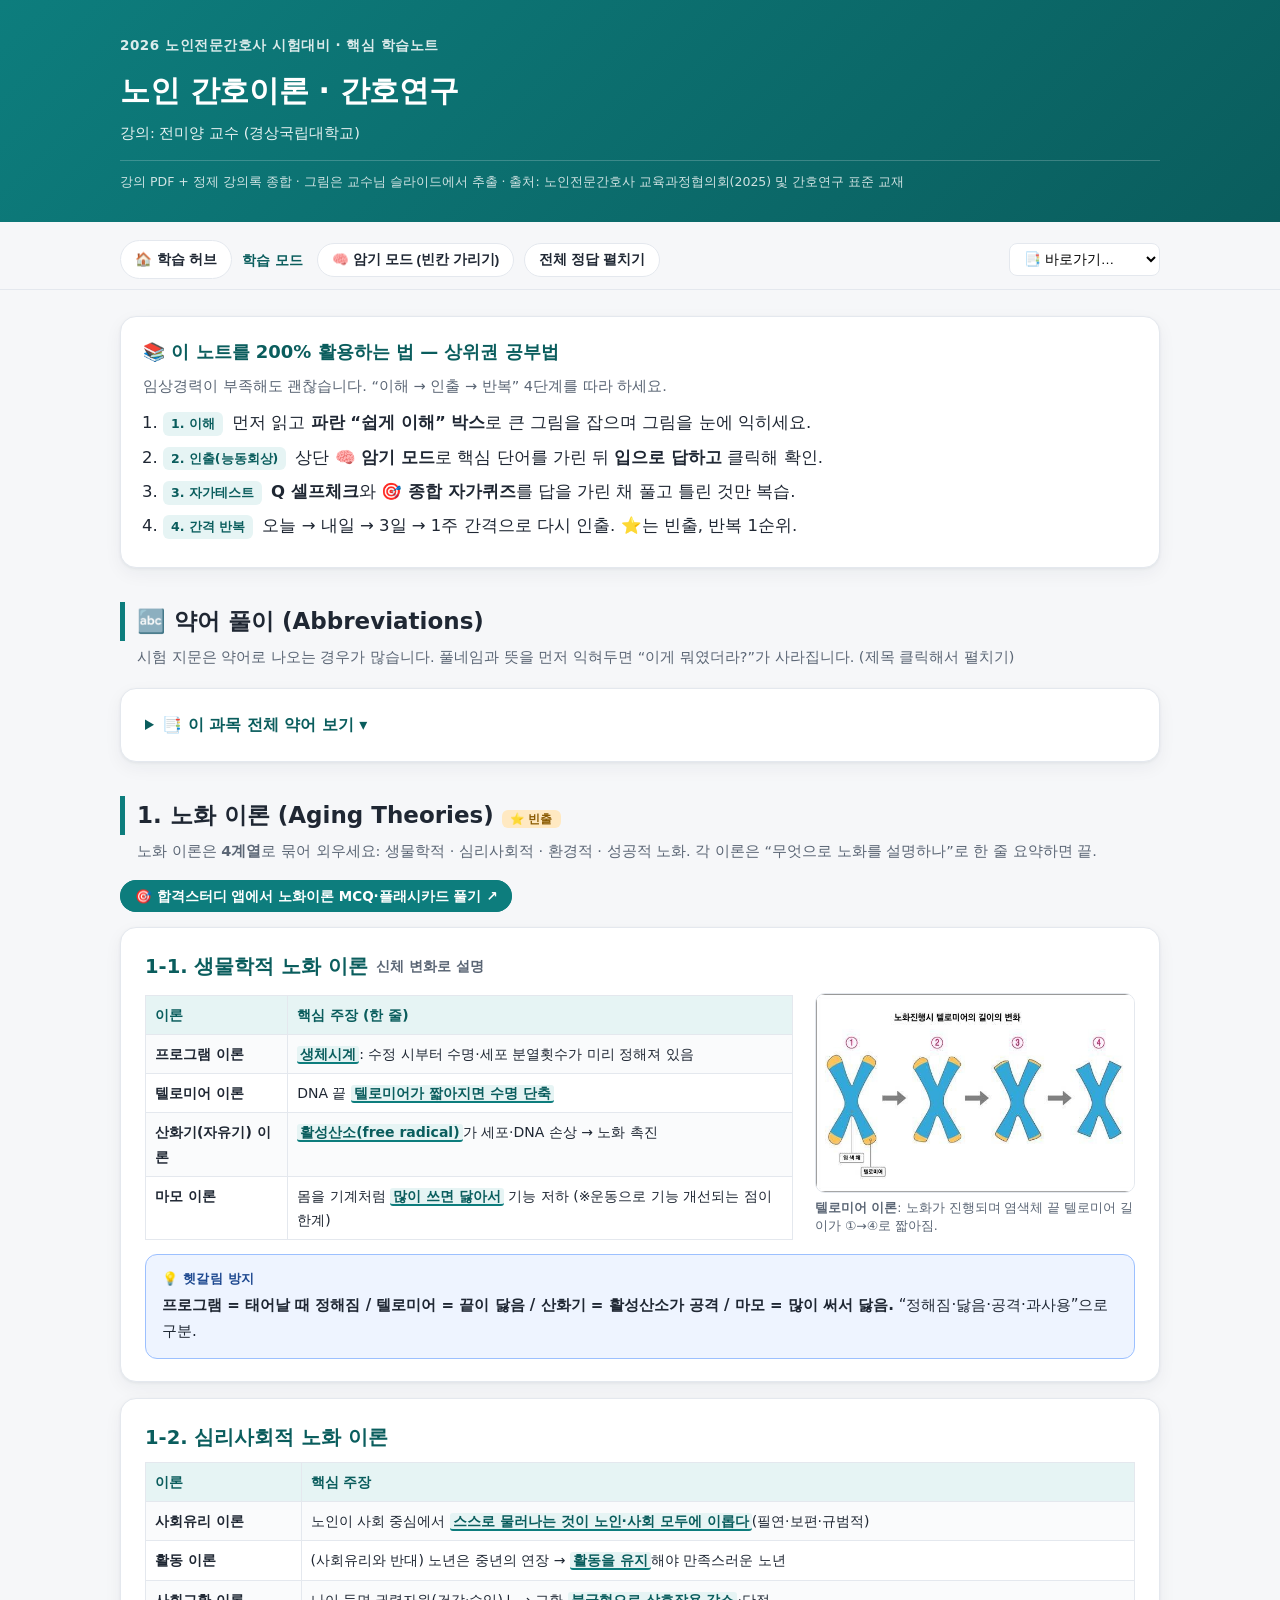
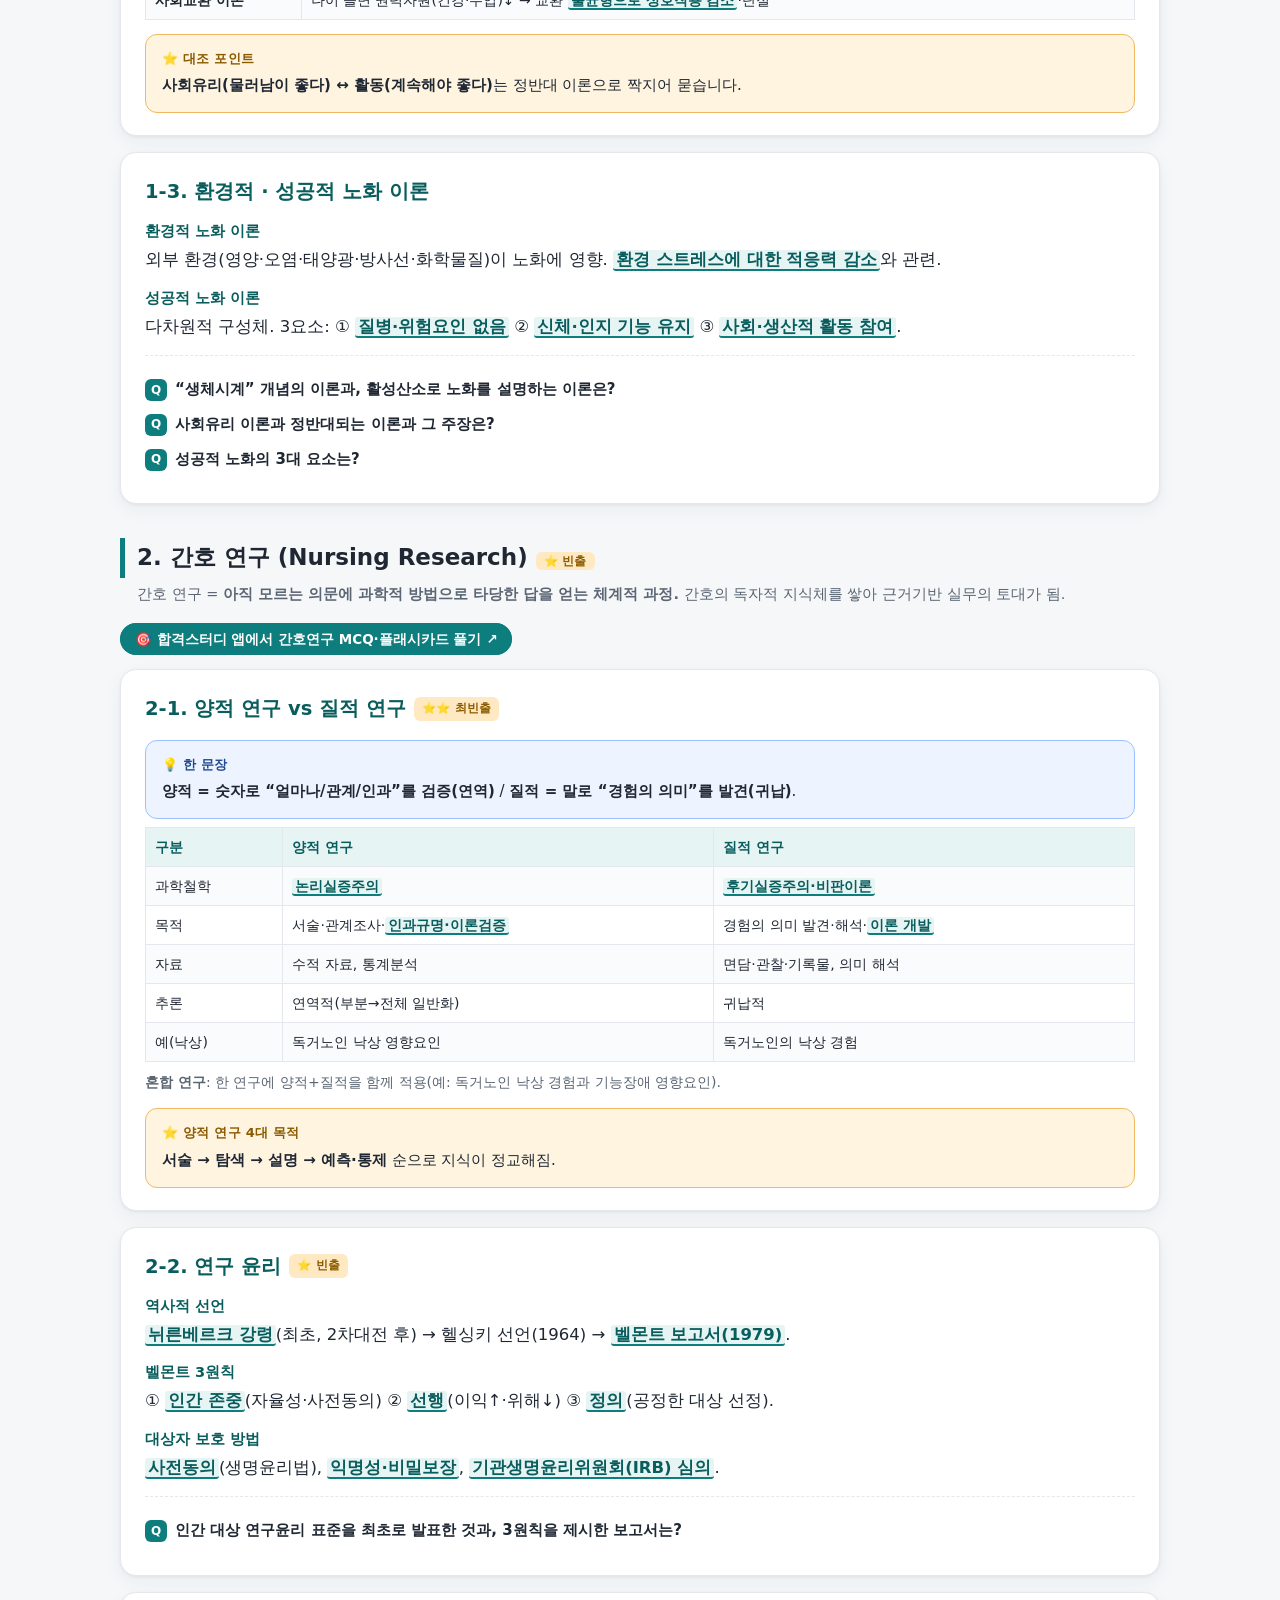
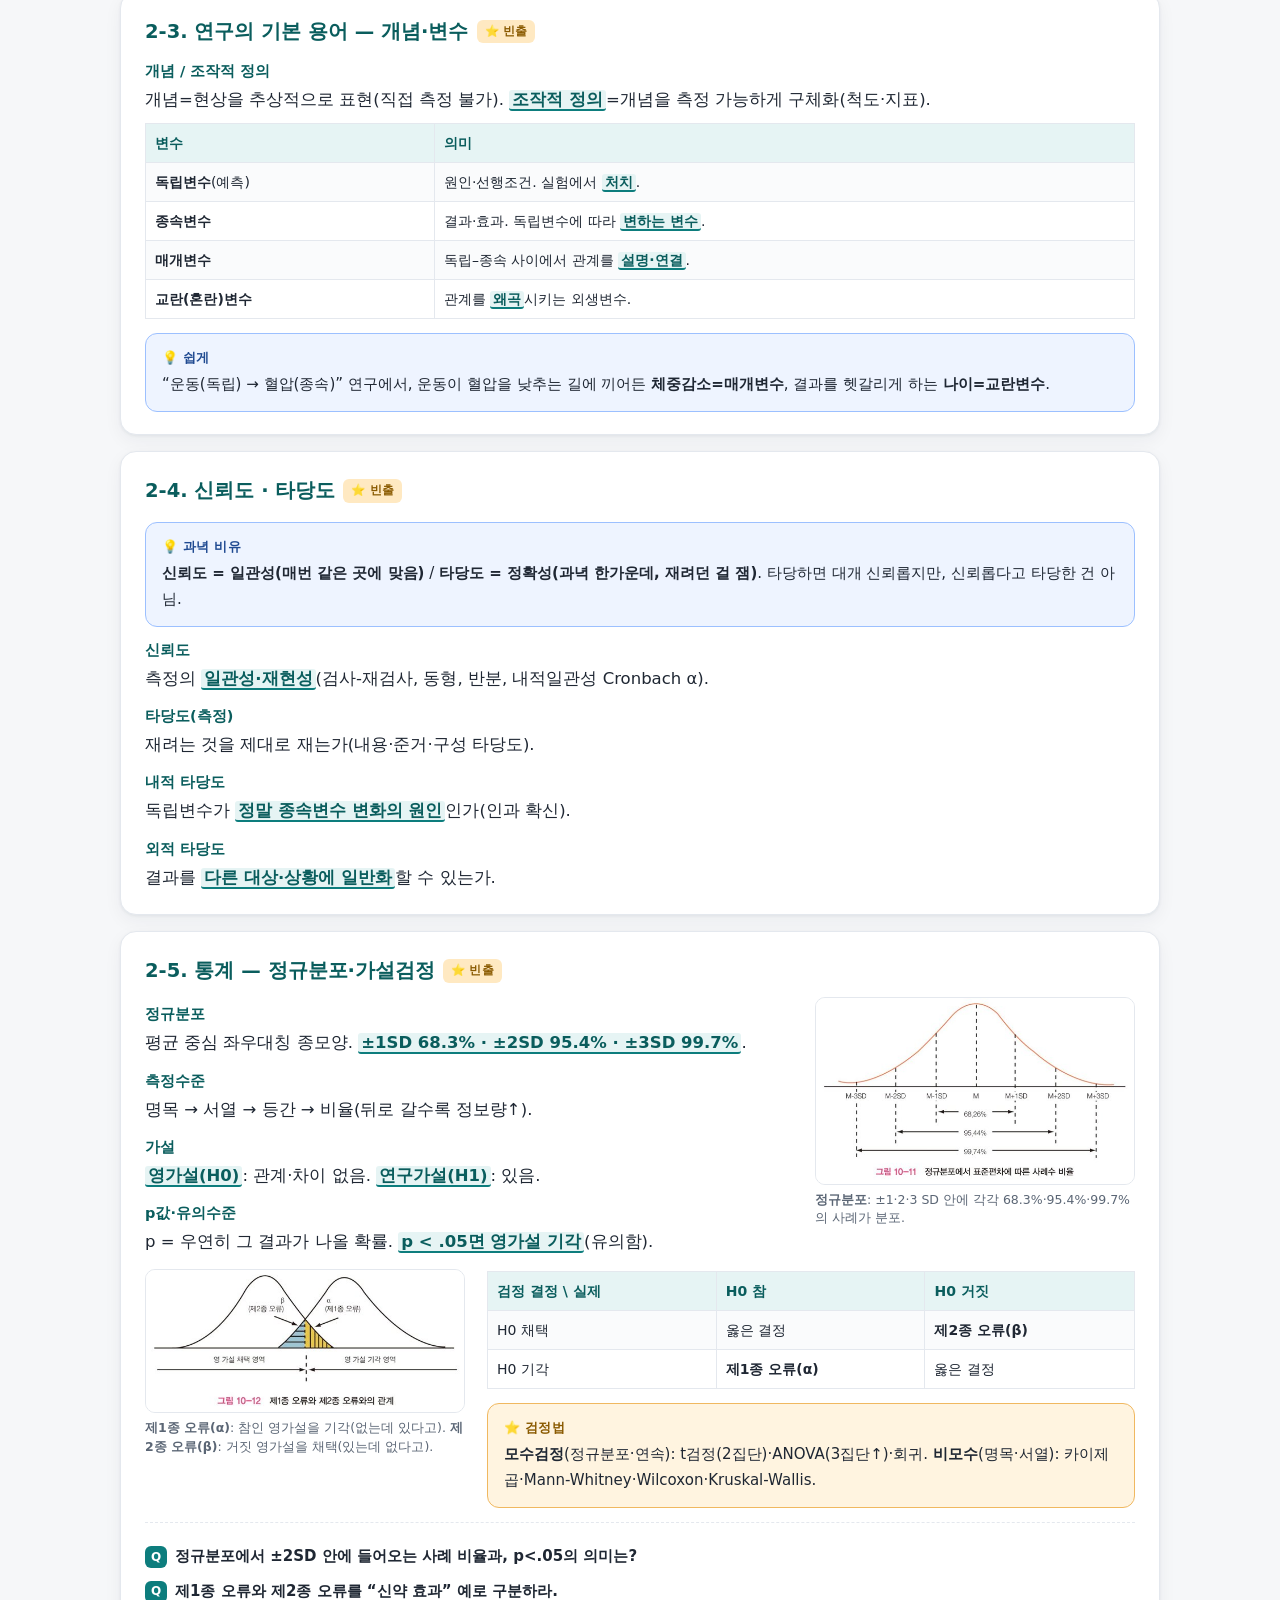
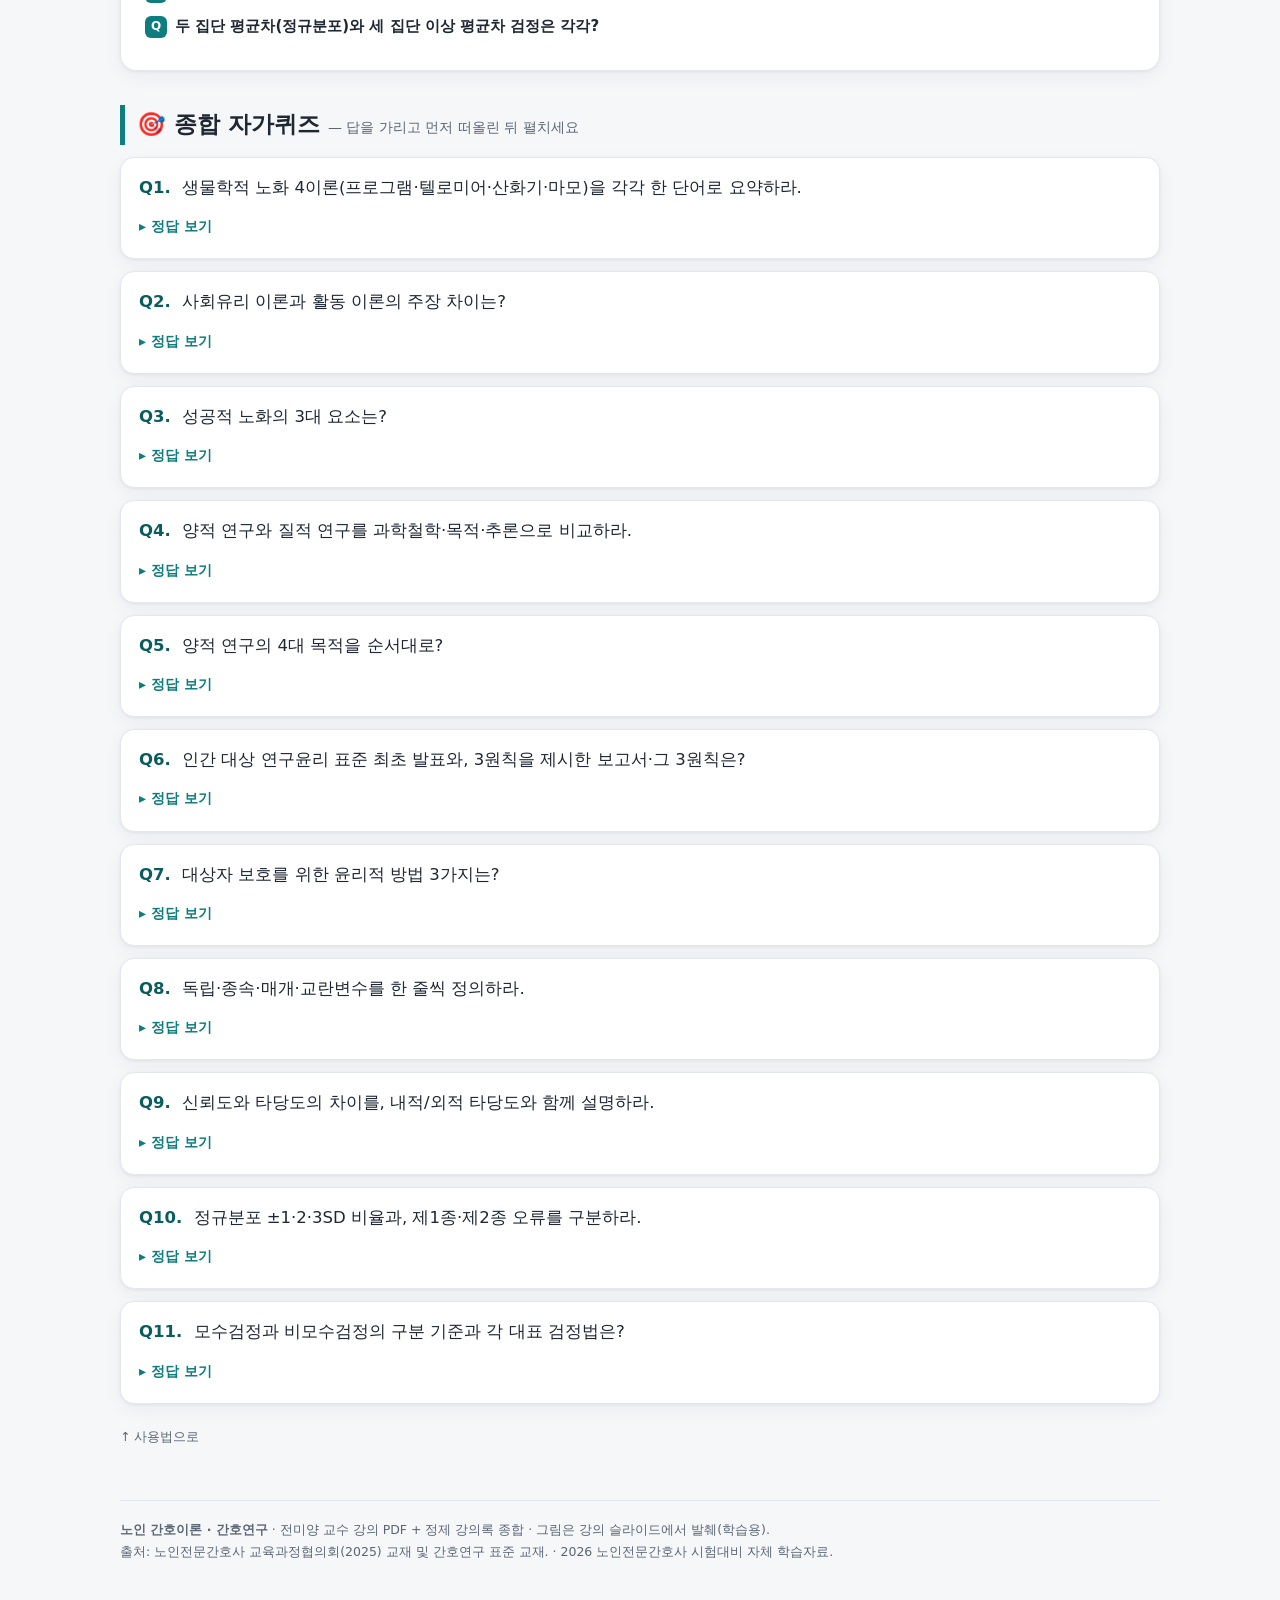
<file: 04_간호이론·간호연구_학습노트.html>
<!DOCTYPE html>
<html lang="ko"><head><meta charset="UTF-8">
<meta name="viewport" content="width=device-width, initial-scale=1.0">
<title>노인 간호이론·간호연구 — 핵심 학습노트</title>
<style>
:root{
  --bg:#f6f7f9; --card:#ffffff; --ink:#1f2733; --muted:#5b6675;
  --line:#e4e8ee; --brand:#0d7d7d; --brand2:#0a5d5d; --brand-soft:#e6f4f4;
  --hi:#fff4e0; --hi-line:#f0b860; --hi-ink:#8a5a00;
  --easy:#eef4ff; --easy-line:#9cc0ff; --easy-ink:#1f4a91;
  --warn:#fdeaea; --warn-line:#e8a0a0; --warn-ink:#9a2b2b;
  --quiz:#f0f7f1; --quiz-line:#aacdaf;
  --shadow:0 1px 3px rgba(20,30,50,.06),0 6px 18px rgba(20,30,50,.05);
}
*{box-sizing:border-box}
html{scroll-behavior:smooth}
body{margin:0;background:var(--bg);color:var(--ink);
  font-family:"Pretendard","Apple SD Gothic Neo","Malgun Gothic","Segoe UI",system-ui,sans-serif;
  line-height:1.72;font-size:16.5px;-webkit-font-smoothing:antialiased}
.wrap{max-width:1080px;margin:0 auto;padding:0 20px 120px}

/* header */
header.top{background:linear-gradient(135deg,var(--brand),var(--brand2));color:#fff;
  padding:34px 0 30px;margin-bottom:8px}
header.top .wrap{padding-bottom:0}
.kicker{font-size:13.5px;letter-spacing:.04em;opacity:.85;font-weight:600}
header.top h1{margin:.25em 0 .15em;font-size:30px;letter-spacing:-.01em}
header.top .sub{opacity:.9;font-size:14.5px}
.srcline{margin-top:14px;font-size:12.5px;opacity:.8;border-top:1px solid rgba(255,255,255,.25);padding-top:10px}

/* sticky toolbar */
.toolbar{position:sticky;top:0;z-index:50;background:rgba(246,247,249,.92);
  backdrop-filter:blur(8px);border-bottom:1px solid var(--line);margin-bottom:26px}
.toolbar .wrap{display:flex;gap:10px;align-items:center;padding-top:10px;padding-bottom:10px;flex-wrap:wrap}
.toolbar .tt{font-weight:700;font-size:14px;color:var(--brand2);margin-right:4px}
.btn{border:1px solid var(--line);background:#fff;color:var(--ink);border-radius:999px;
  padding:7px 14px;font-size:13.5px;cursor:pointer;font-weight:600;transition:.15s}
.btn:hover{border-color:var(--brand);color:var(--brand2)}
.btn.on{background:var(--brand);color:#fff;border-color:var(--brand)}
.toc-jump{margin-left:auto;font-size:13px}
.toc-jump select{padding:7px 10px;border-radius:8px;border:1px solid var(--line);background:#fff;font-size:13.5px}

/* how-to box */
.howto{background:var(--card);border:1px solid var(--line);border-radius:16px;padding:20px 22px;box-shadow:var(--shadow);margin-bottom:26px}
.howto h2{margin:0 0 6px;font-size:18px;color:var(--brand2)}
.howto ol{margin:10px 0 0;padding-left:20px}
.howto li{margin:6px 0}
.howto .tag{display:inline-block;background:var(--brand-soft);color:var(--brand2);font-weight:700;
  border-radius:6px;padding:1px 8px;font-size:12.5px;margin-right:4px}

/* section */
section.chap{background:transparent;margin:34px 0}
.chap > h2{font-size:23px;border-left:5px solid var(--brand);padding-left:12px;margin:0 0 4px;scroll-margin-top:70px}
.chap > .chap-intro{color:var(--muted);font-size:14.5px;margin:2px 0 18px;padding-left:17px}

.card{background:var(--card);border:1px solid var(--line);border-radius:16px;
  padding:22px 24px;margin:16px 0;box-shadow:var(--shadow);scroll-margin-top:70px}
.card h3{margin:0 0 4px;font-size:19.5px;color:var(--brand2);display:flex;align-items:center;gap:8px;flex-wrap:wrap}
.card h3 .en{font-size:14px;color:var(--muted);font-weight:600}
.pill{font-size:11.5px;font-weight:800;border-radius:6px;padding:2px 8px;letter-spacing:.02em}
.pill.freq{background:#ffe9c2;color:#8a5a00}
.pill.new{background:#e3f0ff;color:#1f4a91}

.row{display:flex;gap:22px;flex-wrap:wrap}
.row .txt{flex:1 1 340px;min-width:300px}
.row .fig{flex:0 1 320px;min-width:240px}

figure{margin:6px 0 0}
figure img{width:100%;border-radius:10px;border:1px solid var(--line);display:block;background:#fff}
figure figcaption{font-size:12.5px;color:var(--muted);margin-top:6px;line-height:1.5}
figure.wide{flex-basis:100%;width:100%}

dl.kv{margin:6px 0 0}
dl.kv dt{font-weight:700;color:var(--brand2);margin-top:11px;font-size:14.5px}
dl.kv dd{margin:2px 0 0;}
ul.tight{margin:6px 0 0;padding-left:20px}
ul.tight li{margin:3px 0}

/* callouts */
.callout{border-radius:12px;padding:13px 16px;margin:14px 0 0;font-size:15px}
.callout .lab{font-weight:800;font-size:13px;display:block;margin-bottom:3px;letter-spacing:.02em}
.easy{background:var(--easy);border:1px solid var(--easy-line)}
.easy .lab{color:var(--easy-ink)}
.hi{background:var(--hi);border:1px solid var(--hi-line)}
.hi .lab{color:var(--hi-ink)}
.warn{background:var(--warn);border:1px solid var(--warn-line)}
.warn .lab{color:var(--warn-ink)}

/* cloze / active recall blanks */
.cz{background:var(--brand-soft);border-bottom:2px solid var(--brand);border-radius:3px;
  padding:0 3px;cursor:pointer;font-weight:700;color:var(--brand2);transition:.12s}
body.recall .cz{background:#dfe4ea;color:transparent;border-bottom:2px solid #9aa6b4;position:relative;user-select:none}
body.recall .cz::after{content:"____";color:#9aa6b4;position:absolute;left:50%;transform:translateX(-50%)}
body.recall .cz.show{background:var(--hi);color:var(--hi-ink);border-bottom:2px solid var(--hi-line)}
body.recall .cz.show::after{content:""}

/* self-check */
.selfcheck{margin-top:14px;border-top:1px dashed var(--line);padding-top:12px}
.selfcheck .q{font-weight:600;cursor:pointer;display:flex;gap:8px;align-items:flex-start;font-size:15px}
.selfcheck .q::before{content:"Q";flex:0 0 auto;background:var(--brand);color:#fff;border-radius:6px;
  width:22px;height:22px;display:grid;place-items:center;font-size:12px;font-weight:800;margin-top:2px}
.selfcheck details{margin:9px 0}
.selfcheck details summary{list-style:none;cursor:pointer}
.selfcheck details summary::-webkit-details-marker{display:none}
.selfcheck .a{margin:8px 0 0 30px;padding:10px 14px;background:var(--quiz);
  border:1px solid var(--quiz-line);border-radius:10px;font-size:14.5px}
.selfcheck .a::before{content:"A. ";font-weight:800;color:var(--brand2)}

/* quiz bank */
#quiz .qcard{background:var(--card);border:1px solid var(--line);border-radius:14px;padding:16px 18px;margin:12px 0;box-shadow:var(--shadow)}
#quiz .qnum{font-weight:800;color:var(--brand2);margin-right:6px}
#quiz details{margin-top:8px}
#quiz summary{cursor:pointer;color:var(--brand);font-weight:700;font-size:14px;list-style:none}
#quiz summary::-webkit-details-marker{display:none}
#quiz summary::before{content:"▸ 정답 보기";}
#quiz details[open] summary::before{content:"▾ 정답 닫기"}
#quiz .ans{margin-top:8px;padding:11px 14px;background:var(--quiz);border:1px solid var(--quiz-line);border-radius:10px;font-size:14.5px}

table.tbl{border-collapse:collapse;width:100%;margin:8px 0 0;font-size:14px}
table.tbl th,table.tbl td{border:1px solid var(--line);padding:7px 9px;text-align:left;vertical-align:top}
table.tbl th{background:var(--brand-soft);color:var(--brand2);font-weight:700}
table.tbl tr:nth-child(even) td{background:#fafbfc}

.backtop{display:inline-block;margin-top:10px;font-size:12.5px;color:var(--muted);text-decoration:none}
footer{margin-top:50px;padding-top:18px;border-top:1px solid var(--line);color:var(--muted);font-size:12.5px}
mark{background:#fff1a8;padding:0 2px;border-radius:3px}
@media(max-width:680px){body{font-size:16px}.row .fig{flex-basis:100%}}

/* ── 정답 가독성 보강 (앱 레이어드 UI 톤 통일) ── */
.selfcheck .a,#quiz .ans{border-left:4px solid var(--brand);line-height:1.7;color:var(--ink);word-break:keep-all;overflow-wrap:break-word}
.selfcheck .a::before{content:"정답";display:inline-block;background:var(--brand);color:#fff;border-radius:6px;padding:1px 8px;margin-right:7px;font-size:11.5px;font-weight:800;vertical-align:1px}
#quiz .ans{display:flex;flex-direction:column;align-items:flex-start;gap:3px}
#quiz .ans::before{content:"정답";display:inline-block;background:var(--brand);color:#fff;border-radius:6px;padding:1px 8px;font-size:11.5px;font-weight:800}
#quiz summary{padding:4px 0}
#quiz summary:focus-visible,.selfcheck details summary:focus-visible{outline:2px solid var(--brand);outline-offset:2px;border-radius:6px}
</style></head>
<body>
<header class="top"><div class="wrap">
<div class="kicker">2026 노인전문간호사 시험대비 · 핵심 학습노트</div>
<h1>노인 간호이론 · 간호연구</h1>
<div class="sub">강의: 전미양 교수 (경상국립대학교)</div>
<div class="srcline">강의 PDF + 정제 강의록 종합 · 그림은 교수님 슬라이드에서 추출 · 출처: 노인전문간호사 교육과정협의회(2025) 및 간호연구 표준 교재</div>
</div></header>
<div class="toolbar"><div class="wrap">
<a class="btn" href="00_학습허브_시작.html" style="text-decoration:none;font-weight:700">🏠 학습 허브</a>
    <span class="tt">학습 모드</span>
<button class="btn" id="recallBtn" onclick="toggleRecall()">🧠 암기 모드 (빈칸 가리기)</button>
<button class="btn" onclick="revealAll()">전체 정답 펼치기</button>
<span class="toc-jump"><select onchange="if(this.value)location.hash=this.value">
<option value="">📑 바로가기…</option>
<option value="#how">이 노트 사용법</option>
        <option value="#abbr">🔤 약어 풀이</option>
<option value="#theory">1. 노화 이론 ⭐</option>
<option value="#bio">· 생물학적</option>
<option value="#psycho">· 심리사회적</option>
<option value="#research">2. 간호 연구 ⭐</option>
<option value="#quant-qual">· 양적 vs 질적 ⭐</option>
<option value="#ethics">· 연구 윤리</option>
<option value="#terms">· 변수</option>
<option value="#reliability">· 신뢰도·타당도</option>
<option value="#stats">· 통계</option>
<option value="#quiz">🎯 종합 자가퀴즈</option>
</select></span>
</div></div>
<div class="wrap">
<div class="howto" id="how"><h2>📚 이 노트를 200% 활용하는 법 — 상위권 공부법</h2>
<p style="margin:6px 0 0;color:var(--muted);font-size:14.5px">임상경력이 부족해도 괜찮습니다. “이해 → 인출 → 반복” 4단계를 따라 하세요.</p>
<ol><li><span class="tag">1. 이해</span> 먼저 읽고 <b>파란 “쉽게 이해” 박스</b>로 큰 그림을 잡으며 그림을 눈에 익히세요.</li>
<li><span class="tag">2. 인출(능동회상)</span> 상단 <b>🧠 암기 모드</b>로 핵심 단어를 가린 뒤 <b>입으로 답하고</b> 클릭해 확인.</li>
<li><span class="tag">3. 자가테스트</span> <b>Q 셀프체크</b>와 <b>🎯 종합 자가퀴즈</b>를 답을 가린 채 풀고 틀린 것만 복습.</li>
<li><span class="tag">4. 간격 반복</span> 오늘 → 내일 → 3일 → 1주 간격으로 다시 인출. ⭐는 빈출, 반복 1순위.</li></ol></div>
<!-- ===== 1. 노화이론 개요 ===== -->
<!-- ABBR -->
<section class="chap" id="abbr">
  <h2>🔤 약어 풀이 (Abbreviations)</h2>
  <p class="chap-intro">시험 지문은 약어로 나오는 경우가 많습니다. 풀네임과 뜻을 먼저 익혀두면 “이게 뭐였더라?”가 사라집니다. (제목 클릭해서 펼치기)</p>
  <div class="card">
    <details>
      <summary style="cursor:pointer;font-weight:800;color:var(--brand2);font-size:16px">📑 이 과목 전체 약어 보기 ▾</summary>
      <table class="tbl" style="margin-top:12px">
        <tr><th style="width:130px">약어</th><th>풀네임 (영문)</th><th>뜻 (한글)</th></tr>
<tr><td><b>SOC</b></td><td>Selection·Optimization·Compensation</td><td>선택·최적화·보상(Baltes 성공적 노화)</td></tr>
<tr><td><b>GDS</b></td><td>Geriatric Depression Scale</td><td>노인우울척도</td></tr>
<tr><td><b>DNA</b></td><td>Deoxyribonucleic Acid</td><td>유전물질(텔로미어 이론)</td></tr>
<tr><td><b>RCT</b></td><td>Randomized Controlled Trial</td><td>무작위 대조시험(근거 황금표준)</td></tr>
<tr><td><b>EBP</b></td><td>Evidence-Based Practice</td><td>근거기반실무</td></tr>
<tr><td><b>PICO</b></td><td>Patient·Intervention·Comparison·Outcome</td><td>임상질문 구성 틀</td></tr>
<tr><td><b>IRB</b></td><td>Institutional Review Board</td><td>기관생명윤리위원회</td></tr>
<tr><td><b>CVI</b></td><td>Content Validity Index</td><td>내용타당도지수(≥0.8)</td></tr>
<tr><td><b>NNT</b></td><td>Number Needed to Treat</td><td>치료필요수</td></tr>
<tr><td><b>H₀ / H₁</b></td><td>Null / Alternative Hypothesis</td><td>영가설/연구가설</td></tr>
<tr><td><b>SD</b></td><td>Standard Deviation</td><td>표준편차(정규분포 ±1·2·3SD)</td></tr>
<tr><td><b>ANOVA</b></td><td>Analysis of Variance</td><td>분산분석(3집단 이상 평균차)</td></tr>
<tr><td><b>ADPIE</b></td><td>Assessment·Diagnosis·Planning·Implementation·Evaluation</td><td>간호과정 5단계</td></tr>
<tr><td><b>NANDA</b></td><td>North American Nursing Diagnosis Association</td><td>간호진단 분류체계</td></tr>
<tr><td><b>SMART</b></td><td>Specific·Measurable·Achievable·Relevant·Time-bound</td><td>목표 설정 원칙</td></tr>
<tr><td><b>FFP</b></td><td>Fabrication·Falsification·Plagiarism</td><td>연구부정행위 3유형(날조·위조·표절)</td></tr>
      </table>
    </details>
  </div>
</section>

<section class="chap" id="theory">
  <h2>1. 노화 이론 (Aging Theories) <span class="pill freq">⭐ 빈출</span></h2>
  <p class="chap-intro">노화 이론은 <b>4계열</b>로 묶어 외우세요: 생물학적 · 심리사회적 · 환경적 · 성공적 노화. 각 이론은 “무엇으로 노화를 설명하나”로 한 줄 요약하면 끝.</p>
  <p style="margin:0 0 12px"><a class="btn" href="index.html#open=gero-promotion:aging-theories" target="_blank" rel="noopener" style="background:var(--brand);color:#fff;border-color:var(--brand);font-weight:700;text-decoration:none">🎯 합격스터디 앱에서 노화이론 MCQ·플래시카드 풀기 ↗</a></p>

  <div class="card" id="bio">
    <h3>1-1. 생물학적 노화 이론 <span class="en">신체 변화로 설명</span></h3>
    <div class="row">
      <div class="txt">
        <table class="tbl">
          <tr><th>이론</th><th>핵심 주장 (한 줄)</th></tr>
          <tr><td><b>프로그램 이론</b></td><td><span class="cz">생체시계</span>: 수정 시부터 수명·세포 분열횟수가 미리 정해져 있음</td></tr>
          <tr><td><b>텔로미어 이론</b></td><td>DNA 끝 <span class="cz">텔로미어가 짧아지면 수명 단축</span></td></tr>
          <tr><td><b>산화기(자유기) 이론</b></td><td><span class="cz">활성산소(free radical)</span>가 세포·DNA 손상 → 노화 촉진</td></tr>
          <tr><td><b>마모 이론</b></td><td>몸을 기계처럼 <span class="cz">많이 쓰면 닳아서</span> 기능 저하 (※운동으로 기능 개선되는 점이 한계)</td></tr>
        </table>
      </div>
      <div class="fig"><figure><img src="[data-uri]" alt="텔로미어 단축">
        <figcaption><b>텔로미어 이론</b>: 노화가 진행되며 염색체 끝 텔로미어 길이가 ①→④로 짧아짐.</figcaption></figure></div>
    </div>
    <div class="callout easy"><span class="lab">💡 헷갈림 방지</span> <b>프로그램 = 태어날 때 정해짐 / 텔로미어 = 끝이 닳음 / 산화기 = 활성산소가 공격 / 마모 = 많이 써서 닳음.</b> “정해짐·닳음·공격·과사용”으로 구분.</div>
  </div>

  <div class="card" id="psycho">
    <h3>1-2. 심리사회적 노화 이론</h3>
    <table class="tbl">
      <tr><th>이론</th><th>핵심 주장</th></tr>
      <tr><td><b>사회유리 이론</b></td><td>노인이 사회 중심에서 <span class="cz">스스로 물러나는 것이 노인·사회 모두에 이롭다</span>(필연·보편·규범적)</td></tr>
      <tr><td><b>활동 이론</b></td><td>(사회유리와 반대) 노년은 중년의 연장 → <span class="cz">활동을 유지</span>해야 만족스러운 노년</td></tr>
      <tr><td><b>사회교환 이론</b></td><td>나이 들면 권력자원(건강·수입)↓ → 교환 <span class="cz">불균형으로 상호작용 감소</span>·단절</td></tr>
    </table>
    <div class="callout hi"><span class="lab">⭐ 대조 포인트</span> <b>사회유리(물러남이 좋다) ↔ 활동(계속해야 좋다)</b>는 정반대 이론으로 짝지어 묻습니다.</div>
  </div>

  <div class="card" id="env">
    <h3>1-3. 환경적 · 성공적 노화 이론</h3>
    <dl class="kv">
      <dt>환경적 노화 이론</dt><dd>외부 환경(영양·오염·태양광·방사선·화학물질)이 노화에 영향. <span class="cz">환경 스트레스에 대한 적응력 감소</span>와 관련.</dd>
      <dt>성공적 노화 이론</dt><dd>다차원적 구성체. 3요소: ① <span class="cz">질병·위험요인 없음</span> ② <span class="cz">신체·인지 기능 유지</span> ③ <span class="cz">사회·생산적 활동 참여</span>.</dd>
    </dl>
    <div class="selfcheck">
      <details><summary class="q">“생체시계” 개념의 이론과, 활성산소로 노화를 설명하는 이론은?</summary><div class="a">생체시계=프로그램 이론. 활성산소=산화기(자유기) 이론.</div></details>
      <details><summary class="q">사회유리 이론과 정반대되는 이론과 그 주장은?</summary><div class="a">활동 이론 — 노년에도 활동을 유지해야 만족스러운 노화.</div></details>
      <details><summary class="q">성공적 노화의 3대 요소는?</summary><div class="a">질병·위험요인 없음, 신체·인지 기능 유지, 사회·생산적 활동 참여.</div></details>
    </div>
  </div>
</section>

<!-- ===== 2. 간호연구 개요 ===== -->
<section class="chap" id="research">
  <h2>2. 간호 연구 (Nursing Research) <span class="pill freq">⭐ 빈출</span></h2>
  <p class="chap-intro">간호 연구 = <b>아직 모르는 의문에 과학적 방법으로 타당한 답을 얻는 체계적 과정.</b> 간호의 독자적 지식체를 쌓아 근거기반 실무의 토대가 됨.</p>
  <p style="margin:0 0 12px"><a class="btn" href="index.html#open=nursing-research:research-design" target="_blank" rel="noopener" style="background:var(--brand);color:#fff;border-color:var(--brand);font-weight:700;text-decoration:none">🎯 합격스터디 앱에서 간호연구 MCQ·플래시카드 풀기 ↗</a></p>

  <div class="card" id="quant-qual">
    <h3>2-1. 양적 연구 vs 질적 연구 <span class="pill freq">⭐⭐ 최빈출</span></h3>
    <div class="callout easy"><span class="lab">💡 한 문장</span> <b>양적 = 숫자로 “얼마나/관계/인과”를 검증(연역)</b> / <b>질적 = 말로 “경험의 의미”를 발견(귀납)</b>.</div>
    <table class="tbl">
      <tr><th>구분</th><th>양적 연구</th><th>질적 연구</th></tr>
      <tr><td>과학철학</td><td><span class="cz">논리실증주의</span></td><td><span class="cz">후기실증주의·비판이론</span></td></tr>
      <tr><td>목적</td><td>서술·관계조사·<span class="cz">인과규명·이론검증</span></td><td>경험의 의미 발견·해석·<span class="cz">이론 개발</span></td></tr>
      <tr><td>자료</td><td>수적 자료, 통계분석</td><td>면담·관찰·기록물, 의미 해석</td></tr>
      <tr><td>추론</td><td>연역적(부분→전체 일반화)</td><td>귀납적</td></tr>
      <tr><td>예(낙상)</td><td>독거노인 낙상 영향요인</td><td>독거노인의 낙상 경험</td></tr>
    </table>
    <p style="margin:8px 0 0;font-size:14px;color:var(--muted)"><b>혼합 연구</b>: 한 연구에 양적+질적을 함께 적용(예: 독거노인 낙상 경험과 기능장애 영향요인).</p>
    <div class="callout hi"><span class="lab">⭐ 양적 연구 4대 목적</span> <b>서술 → 탐색 → 설명 → 예측·통제</b> 순으로 지식이 정교해짐.</div>
  </div>

  <div class="card" id="ethics">
    <h3>2-2. 연구 윤리 <span class="pill freq">⭐ 빈출</span></h3>
    <dl class="kv">
      <dt>역사적 선언</dt><dd><span class="cz">뉘른베르크 강령</span>(최초, 2차대전 후) → 헬싱키 선언(1964) → <span class="cz">벨몬트 보고서(1979)</span>.</dd>
      <dt>벨몬트 3원칙</dt><dd>① <span class="cz">인간 존중</span>(자율성·사전동의) ② <span class="cz">선행</span>(이익↑·위해↓) ③ <span class="cz">정의</span>(공정한 대상 선정).</dd>
      <dt>대상자 보호 방법</dt><dd><span class="cz">사전동의</span>(생명윤리법), <span class="cz">익명성·비밀보장</span>, <span class="cz">기관생명윤리위원회(IRB) 심의</span>.</dd>
    </dl>
    <div class="selfcheck">
      <details><summary class="q">인간 대상 연구윤리 표준을 최초로 발표한 것과, 3원칙을 제시한 보고서는?</summary><div class="a">최초: 뉘른베르크 강령. 3원칙(인간 존중·선행·정의): 벨몬트 보고서(1979).</div></details>
    </div>
  </div>

  <div class="card" id="terms">
    <h3>2-3. 연구의 기본 용어 — 개념·변수 <span class="pill freq">⭐ 빈출</span></h3>
    <dl class="kv">
      <dt>개념 / 조작적 정의</dt><dd>개념=현상을 추상적으로 표현(직접 측정 불가). <span class="cz">조작적 정의</span>=개념을 측정 가능하게 구체화(척도·지표).</dd>
    </dl>
    <table class="tbl">
      <tr><th>변수</th><th>의미</th></tr>
      <tr><td><b>독립변수</b>(예측)</td><td>원인·선행조건. 실험에서 <span class="cz">처치</span>.</td></tr>
      <tr><td><b>종속변수</b></td><td>결과·효과. 독립변수에 따라 <span class="cz">변하는 변수</span>.</td></tr>
      <tr><td><b>매개변수</b></td><td>독립–종속 사이에서 관계를 <span class="cz">설명·연결</span>.</td></tr>
      <tr><td><b>교란(혼란)변수</b></td><td>관계를 <span class="cz">왜곡</span>시키는 외생변수.</td></tr>
    </table>
    <div class="callout easy"><span class="lab">💡 쉽게</span> “운동(독립) → 혈압(종속)” 연구에서, 운동이 혈압을 낮추는 길에 끼어든 <b>체중감소=매개변수</b>, 결과를 헷갈리게 하는 <b>나이=교란변수</b>.</div>
  </div>

  <div class="card" id="reliability">
    <h3>2-4. 신뢰도 · 타당도 <span class="pill freq">⭐ 빈출</span></h3>
    <div class="callout easy"><span class="lab">💡 과녁 비유</span> <b>신뢰도 = 일관성(매번 같은 곳에 맞음)</b> / <b>타당도 = 정확성(과녁 한가운데, 재려던 걸 잼)</b>. 타당하면 대개 신뢰롭지만, 신뢰롭다고 타당한 건 아님.</div>
    <dl class="kv">
      <dt>신뢰도</dt><dd>측정의 <span class="cz">일관성·재현성</span>(검사-재검사, 동형, 반분, 내적일관성 Cronbach α).</dd>
      <dt>타당도(측정)</dt><dd>재려는 것을 제대로 재는가(내용·준거·구성 타당도).</dd>
      <dt>내적 타당도</dt><dd>독립변수가 <span class="cz">정말 종속변수 변화의 원인</span>인가(인과 확신).</dd>
      <dt>외적 타당도</dt><dd>결과를 <span class="cz">다른 대상·상황에 일반화</span>할 수 있는가.</dd>
    </dl>
  </div>

  <div class="card" id="stats">
    <h3>2-5. 통계 — 정규분포·가설검정 <span class="pill freq">⭐ 빈출</span></h3>
    <div class="row">
      <div class="txt">
        <dl class="kv">
          <dt>정규분포</dt><dd>평균 중심 좌우대칭 종모양. <span class="cz">±1SD 68.3% · ±2SD 95.4% · ±3SD 99.7%</span>.</dd>
          <dt>측정수준</dt><dd>명목 → 서열 → 등간 → 비율(뒤로 갈수록 정보량↑).</dd>
          <dt>가설</dt><dd><span class="cz">영가설(H0)</span>: 관계·차이 없음. <span class="cz">연구가설(H1)</span>: 있음.</dd>
          <dt>p값·유의수준</dt><dd>p = 우연히 그 결과가 나올 확률. <span class="cz">p &lt; .05면 영가설 기각</span>(유의함).</dd>
        </dl>
      </div>
      <div class="fig"><figure><img src="[data-uri]" alt="정규분포">
        <figcaption><b>정규분포</b>: ±1·2·3 SD 안에 각각 68.3%·95.4%·99.7%의 사례가 분포.</figcaption></figure></div>
    </div>
    <div class="row" style="margin-top:6px">
      <div class="fig"><figure><img src="[data-uri]" alt="제1종·제2종 오류">
        <figcaption><b>제1종 오류(α)</b>: 참인 영가설을 기각(없는데 있다고). <b>제2종 오류(β)</b>: 거짓 영가설을 채택(있는데 없다고).</figcaption></figure></div>
      <div class="txt">
        <table class="tbl">
          <tr><th>검정 결정 \ 실제</th><th>H0 참</th><th>H0 거짓</th></tr>
          <tr><td>H0 채택</td><td>옳은 결정</td><td><b>제2종 오류(β)</b></td></tr>
          <tr><td>H0 기각</td><td><b>제1종 오류(α)</b></td><td>옳은 결정</td></tr>
        </table>
        <div class="callout hi"><span class="lab">⭐ 검정법</span> <b>모수검정</b>(정규분포·연속): t검정(2집단)·ANOVA(3집단↑)·회귀. <b>비모수</b>(명목·서열): 카이제곱·Mann-Whitney·Wilcoxon·Kruskal-Wallis.</div>
      </div>
    </div>
    <div class="selfcheck">
      <details><summary class="q">정규분포에서 ±2SD 안에 들어오는 사례 비율과, p&lt;.05의 의미는?</summary><div class="a">±2SD ≈ 95.4%. p&lt;.05 = 우연일 확률 5% 미만 → 영가설 기각(통계적으로 유의).</div></details>
      <details><summary class="q">제1종 오류와 제2종 오류를 “신약 효과” 예로 구분하라.</summary><div class="a">제1종(α): 효과 없는데 “효과 있다”고 결론(영가설 잘못 기각). 제2종(β): 효과 있는데 “없다”고 결론(영가설 잘못 채택).</div></details>
      <details><summary class="q">두 집단 평균차(정규분포)와 세 집단 이상 평균차 검정은 각각?</summary><div class="a">두 집단: t검정. 세 집단 이상: 분산분석(ANOVA).</div></details>
    </div>
  </div>
</section>

<!-- ===== 종합 자가퀴즈 ===== -->
<section class="chap" id="quiz">
  <h2>🎯 종합 자가퀴즈 <span style="font-size:14px;color:var(--muted);font-weight:500">— 답을 가리고 먼저 떠올린 뒤 펼치세요</span></h2>
  <div id="quiz">
    <div class="qcard"><span class="qnum">Q1.</span> 생물학적 노화 4이론(프로그램·텔로미어·산화기·마모)을 각각 한 단어로 요약하라.
      <details><summary></summary><div class="ans">프로그램=정해짐(생체시계), 텔로미어=끝이 닳음, 산화기=활성산소 공격, 마모=과사용으로 닳음.</div></details></div>
    <div class="qcard"><span class="qnum">Q2.</span> 사회유리 이론과 활동 이론의 주장 차이는?
      <details><summary></summary><div class="ans">사회유리=물러나는 게 노인·사회에 이롭다. 활동=활동을 유지해야 만족스러운 노년(정반대).</div></details></div>
    <div class="qcard"><span class="qnum">Q3.</span> 성공적 노화의 3대 요소는?
      <details><summary></summary><div class="ans">질병·위험요인 없음, 신체·인지 기능 유지, 사회·생산적 활동 참여.</div></details></div>
    <div class="qcard"><span class="qnum">Q4.</span> 양적 연구와 질적 연구를 과학철학·목적·추론으로 비교하라.
      <details><summary></summary><div class="ans">양적: 논리실증주의·인과규명/이론검증·연역. 질적: 후기실증주의·경험의미/이론개발·귀납.</div></details></div>
    <div class="qcard"><span class="qnum">Q5.</span> 양적 연구의 4대 목적을 순서대로?
      <details><summary></summary><div class="ans">서술 → 탐색 → 설명 → 예측·통제.</div></details></div>
    <div class="qcard"><span class="qnum">Q6.</span> 인간 대상 연구윤리 표준 최초 발표와, 3원칙을 제시한 보고서·그 3원칙은?
      <details><summary></summary><div class="ans">최초: 뉘른베르크 강령. 벨몬트 보고서(1979): 인간 존중·선행·정의.</div></details></div>
    <div class="qcard"><span class="qnum">Q7.</span> 대상자 보호를 위한 윤리적 방법 3가지는?
      <details><summary></summary><div class="ans">사전동의, 익명성·비밀보장, 기관생명윤리위원회(IRB) 심의.</div></details></div>
    <div class="qcard"><span class="qnum">Q8.</span> 독립·종속·매개·교란변수를 한 줄씩 정의하라.
      <details><summary></summary><div class="ans">독립=원인·처치, 종속=결과, 매개=독립–종속 사이 연결, 교란=관계를 왜곡하는 외생변수.</div></details></div>
    <div class="qcard"><span class="qnum">Q9.</span> 신뢰도와 타당도의 차이를, 내적/외적 타당도와 함께 설명하라.
      <details><summary></summary><div class="ans">신뢰도=일관성, 타당도=정확성(재려는 걸 잼). 내적타당도=인과 확신, 외적타당도=일반화 가능성.</div></details></div>
    <div class="qcard"><span class="qnum">Q10.</span> 정규분포 ±1·2·3SD 비율과, 제1종·제2종 오류를 구분하라.
      <details><summary></summary><div class="ans">68.3/95.4/99.7%. 제1종(α)=참인 H0 기각, 제2종(β)=거짓 H0 채택.</div></details></div>
    <div class="qcard"><span class="qnum">Q11.</span> 모수검정과 비모수검정의 구분 기준과 각 대표 검정법은?
      <details><summary></summary><div class="ans">모수=정규분포·연속(t검정·ANOVA·회귀). 비모수=명목·서열(카이제곱·Mann-Whitney·Wilcoxon·Kruskal-Wallis).</div></details></div>
  </div>
  <a class="backtop" href="#how">↑ 사용법으로</a>
</section>

<footer>
  <b>노인 간호이론 · 간호연구</b> · 전미양 교수 강의 PDF + 정제 강의록 종합 · 그림은 강의 슬라이드에서 발췌(학습용).<br>
  출처: 노인전문간호사 교육과정협의회(2025) 교재 및 간호연구 표준 교재. · 2026 노인전문간호사 시험대비 자체 학습자료.
</footer>

</div>

<script>
function toggleRecall(){
  document.body.classList.toggle('recall');
  const on=document.body.classList.contains('recall');
  document.getElementById('recallBtn').classList.toggle('on',on);
  if(on){document.querySelectorAll('.cz.show').forEach(e=>e.classList.remove('show'));}
}
document.addEventListener('click',e=>{
  if(e.target.classList.contains('cz') && document.body.classList.contains('recall')){
    e.target.classList.toggle('show');
  }
});
function revealAll(){
  document.querySelectorAll('.cz').forEach(e=>e.classList.add('show'));
  document.querySelectorAll('#quiz details, .selfcheck details').forEach(d=>d.open=true);
}
</script>
</body></html>
</file>
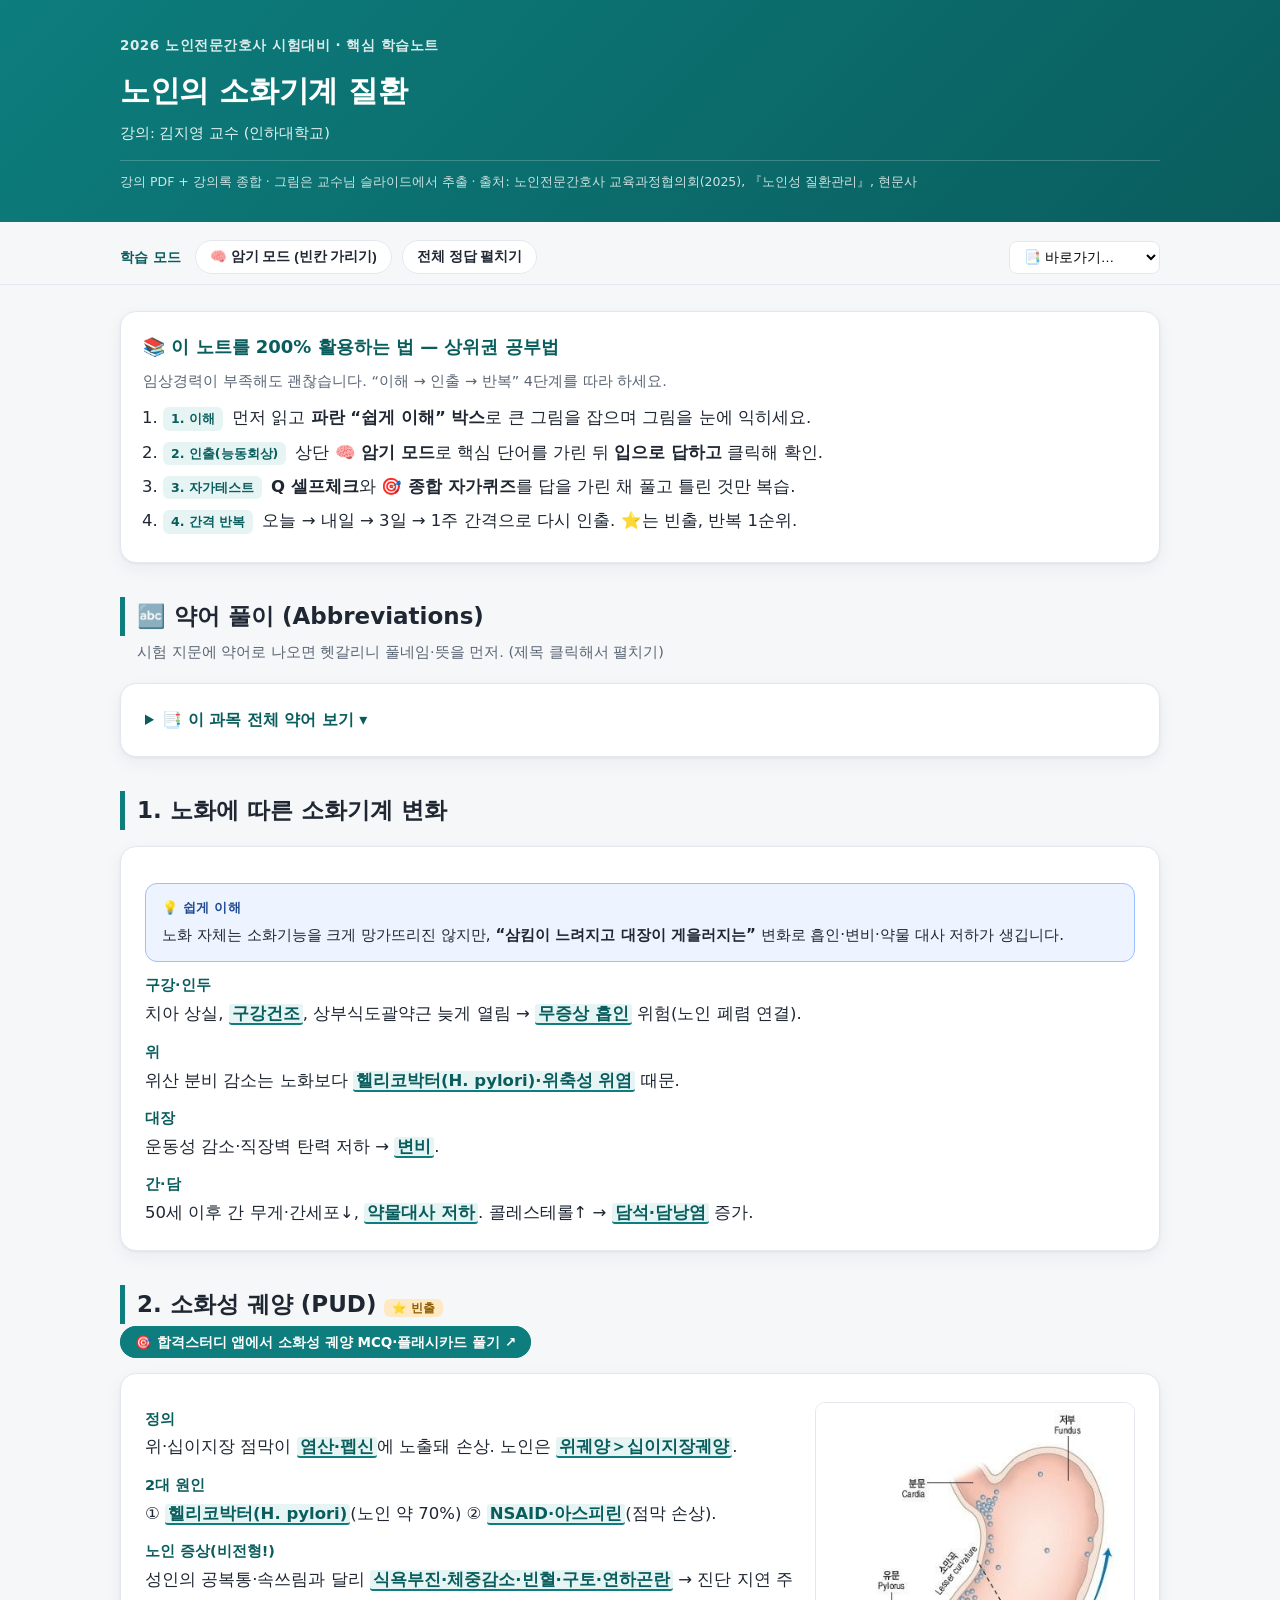
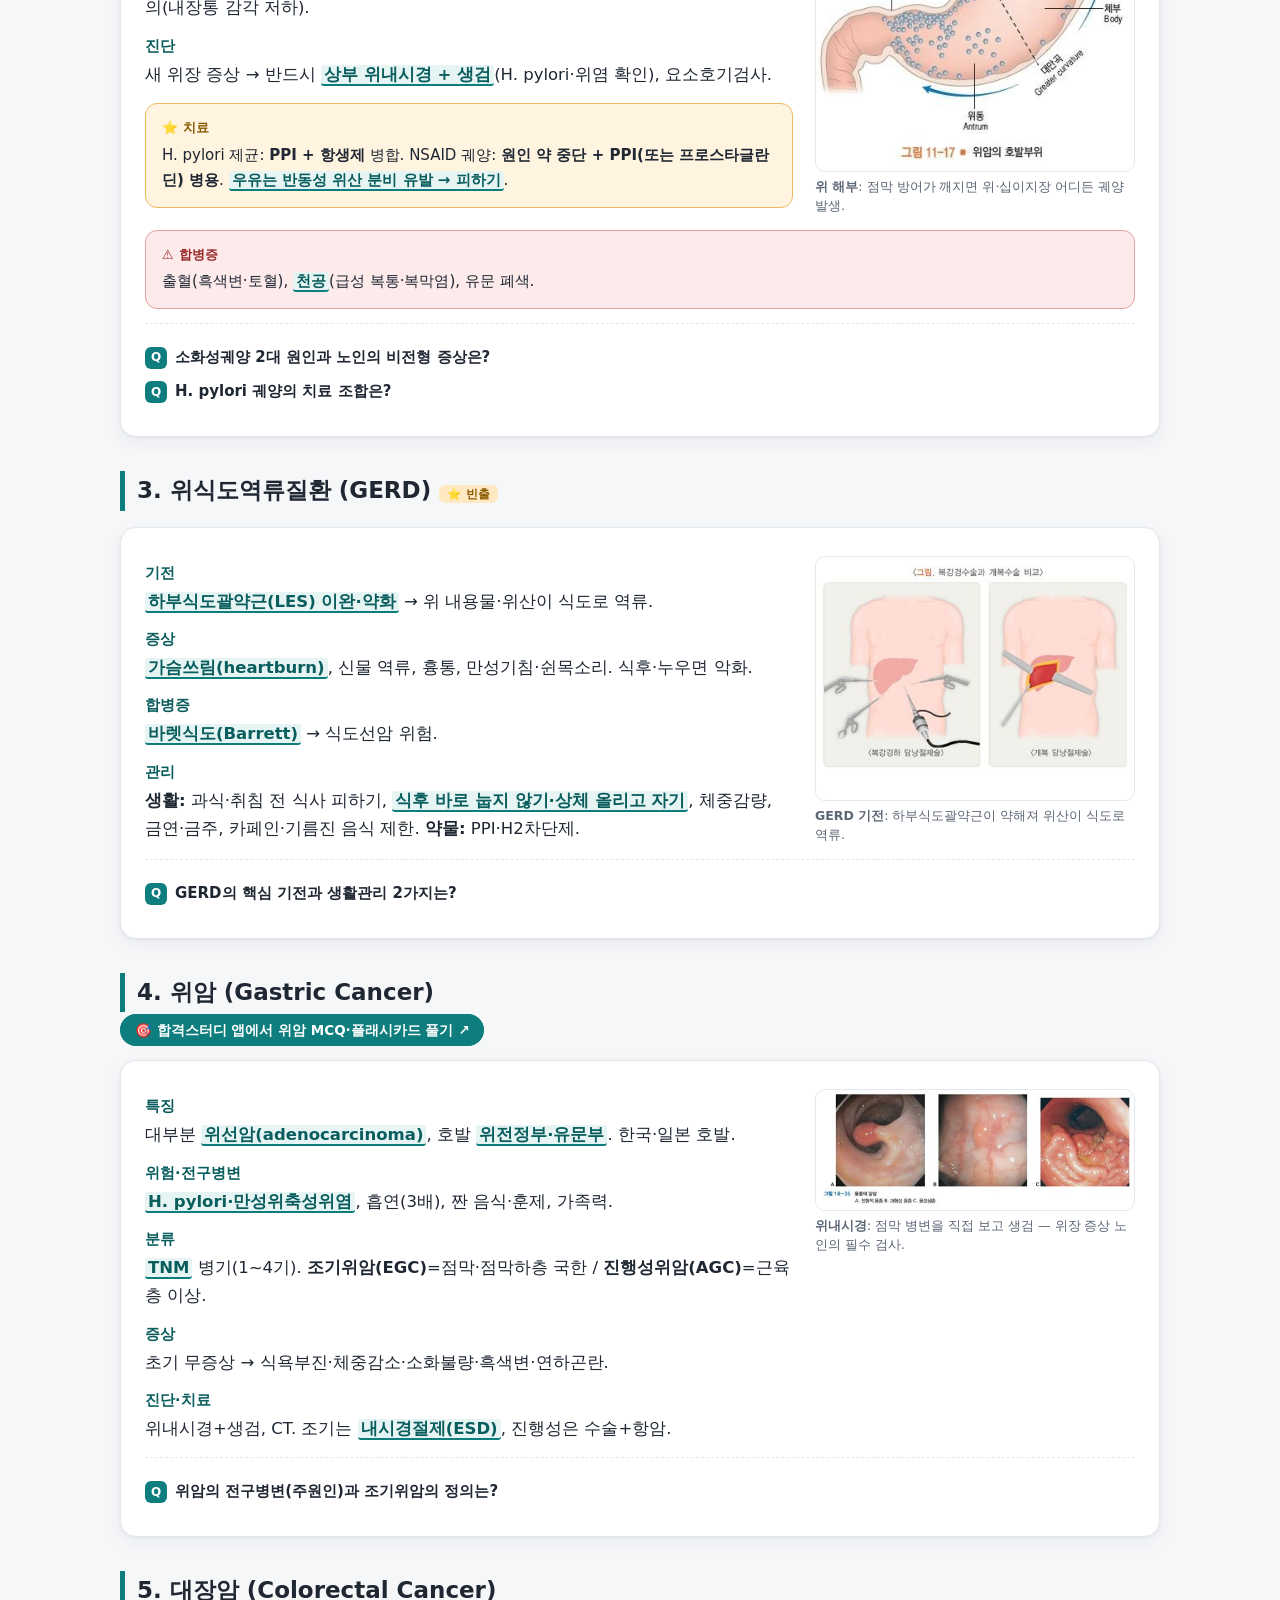
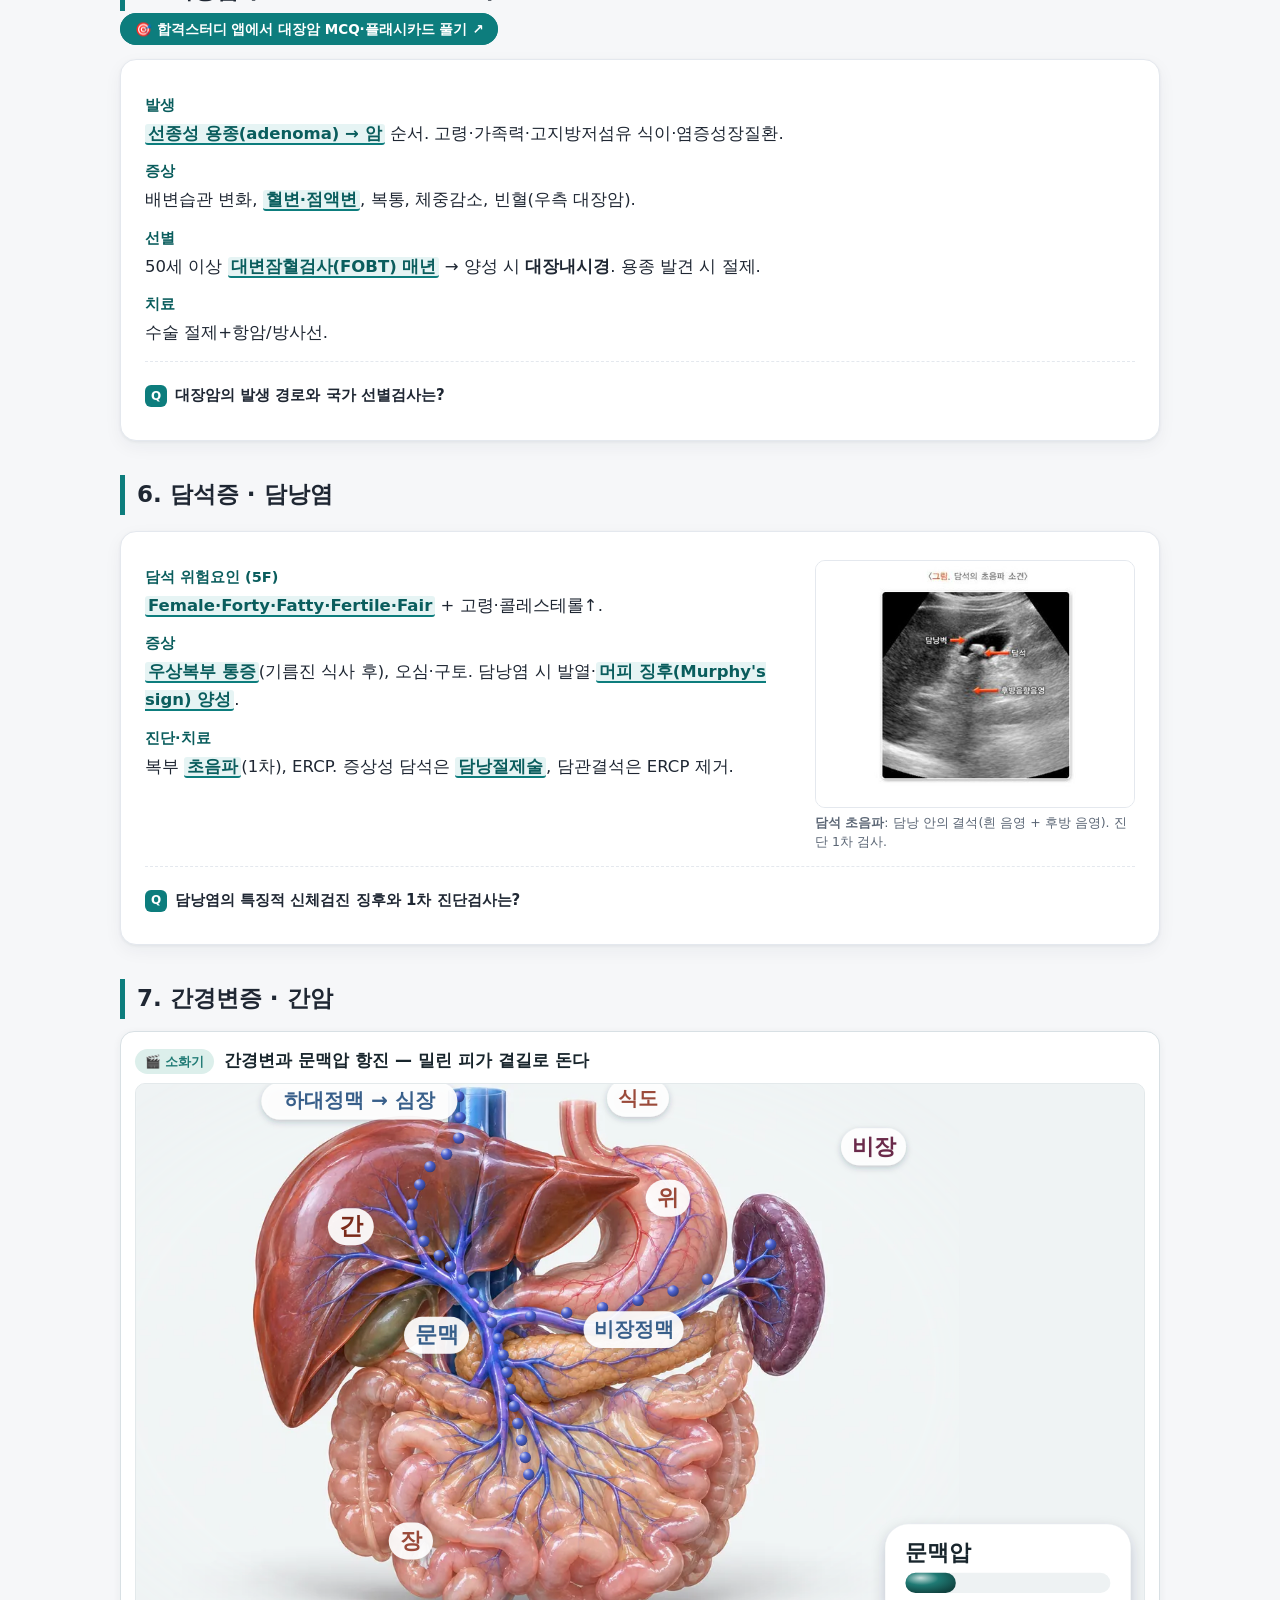
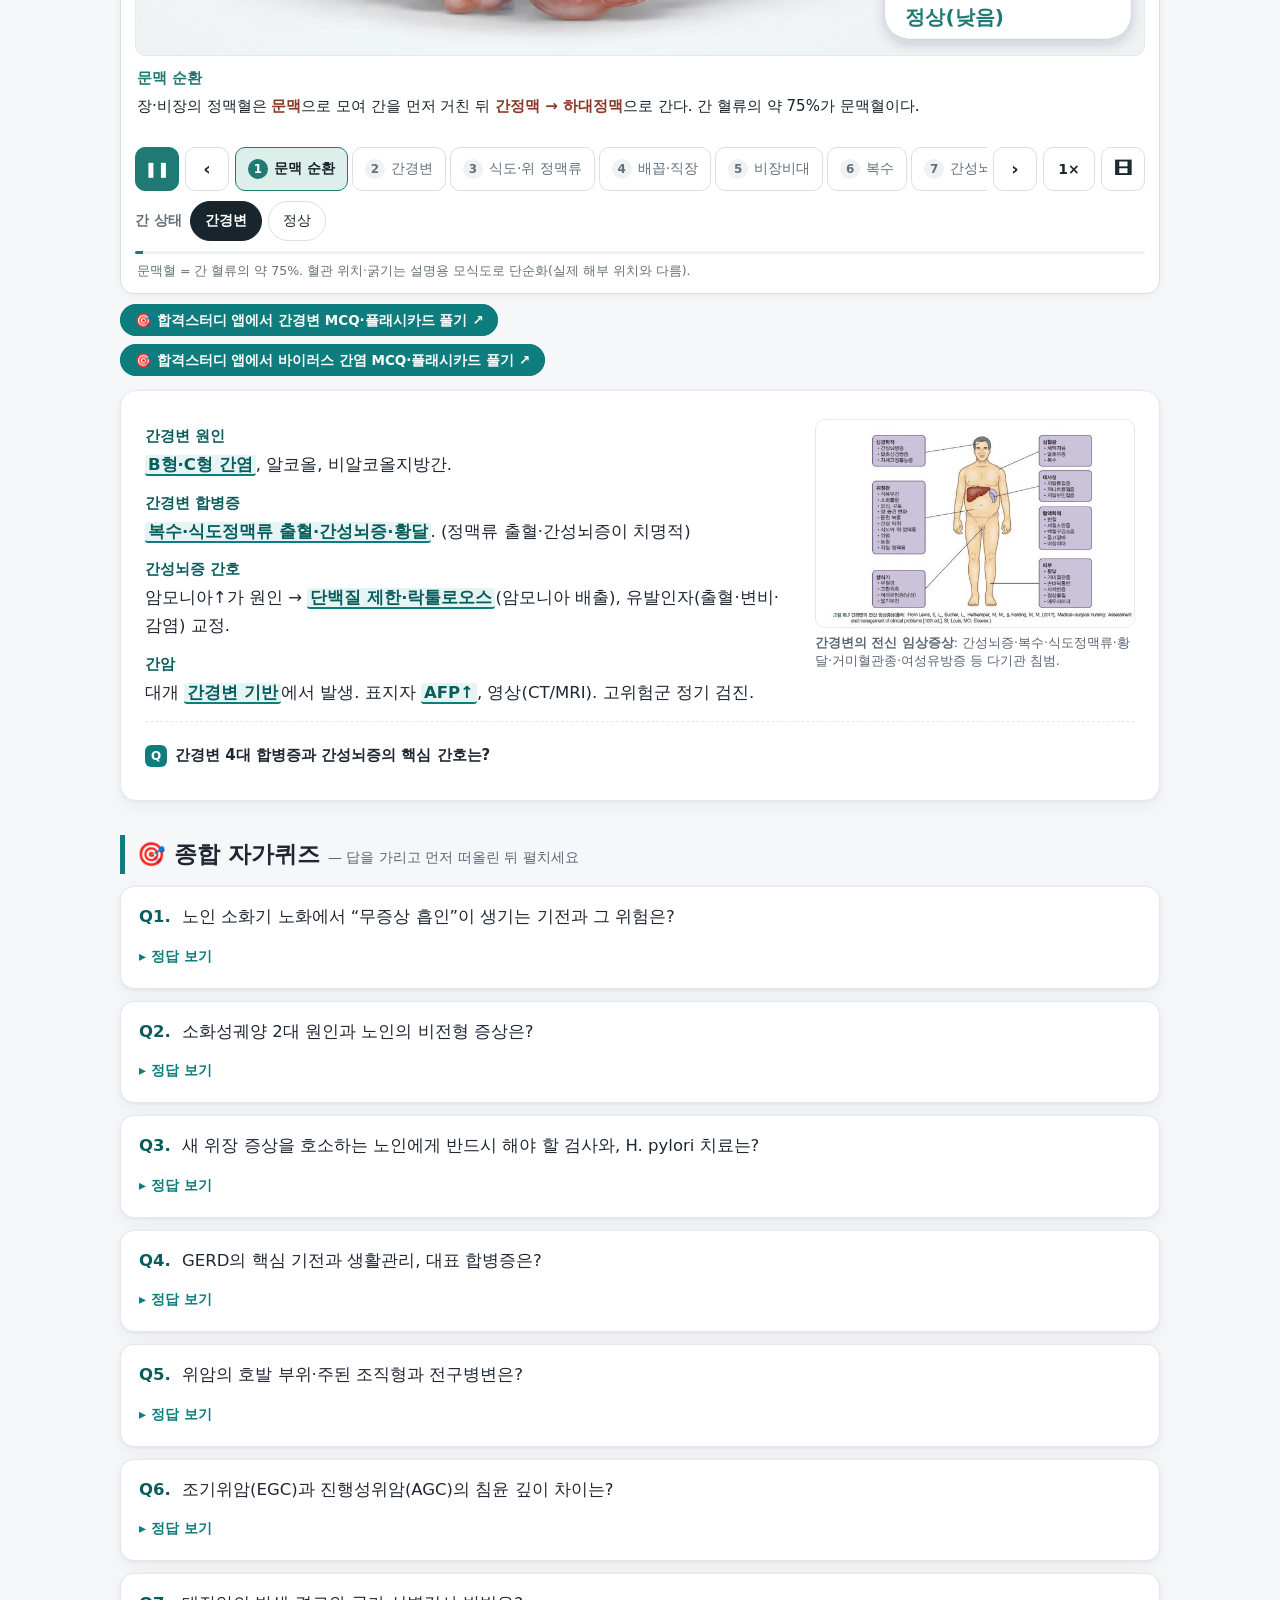
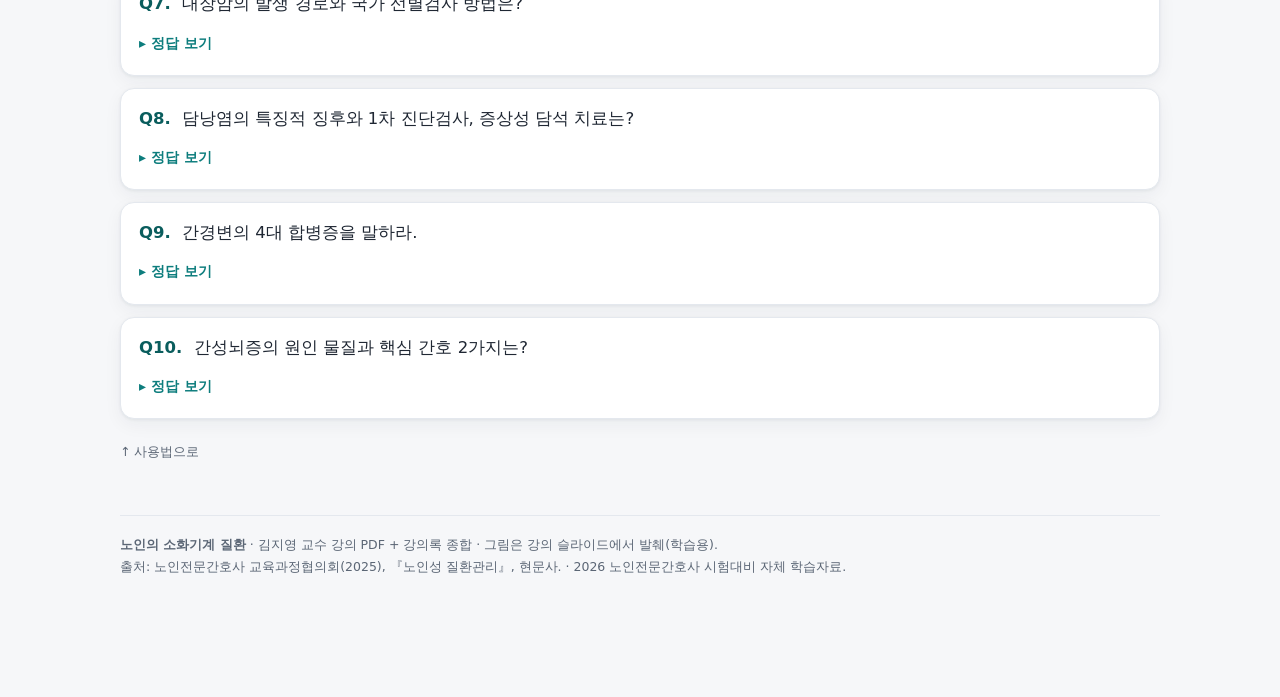
<file: 06_소화기계_학습노트.html>
<!DOCTYPE html>
<html lang="ko"><head><meta charset="UTF-8">
<meta name="viewport" content="width=device-width, initial-scale=1.0">
<title>노인의 소화기계 질환 — 핵심 학습노트</title>
<style>
:root{
  --bg:#f6f7f9; --card:#ffffff; --ink:#1f2733; --muted:#5b6675;
  --line:#e4e8ee; --brand:#0d7d7d; --brand2:#0a5d5d; --brand-soft:#e6f4f4;
  --hi:#fff4e0; --hi-line:#f0b860; --hi-ink:#8a5a00;
  --easy:#eef4ff; --easy-line:#9cc0ff; --easy-ink:#1f4a91;
  --warn:#fdeaea; --warn-line:#e8a0a0; --warn-ink:#9a2b2b;
  --quiz:#f0f7f1; --quiz-line:#aacdaf;
  --shadow:0 1px 3px rgba(20,30,50,.06),0 6px 18px rgba(20,30,50,.05);
}
*{box-sizing:border-box}
html{scroll-behavior:smooth}
body{margin:0;background:var(--bg);color:var(--ink);
  font-family:"Pretendard","Apple SD Gothic Neo","Malgun Gothic","Segoe UI",system-ui,sans-serif;
  line-height:1.72;font-size:16.5px;-webkit-font-smoothing:antialiased}
.wrap{max-width:1080px;margin:0 auto;padding:0 20px 120px}

/* header */
header.top{background:linear-gradient(135deg,var(--brand),var(--brand2));color:#fff;
  padding:34px 0 30px;margin-bottom:8px}
header.top .wrap{padding-bottom:0}
.kicker{font-size:13.5px;letter-spacing:.04em;opacity:.85;font-weight:600}
header.top h1{margin:.25em 0 .15em;font-size:30px;letter-spacing:-.01em}
header.top .sub{opacity:.9;font-size:14.5px}
.srcline{margin-top:14px;font-size:12.5px;opacity:.8;border-top:1px solid rgba(255,255,255,.25);padding-top:10px}

/* sticky toolbar */
.toolbar{position:sticky;top:0;z-index:50;background:rgba(246,247,249,.92);
  backdrop-filter:blur(8px);border-bottom:1px solid var(--line);margin-bottom:26px}
.toolbar .wrap{display:flex;gap:10px;align-items:center;padding-top:10px;padding-bottom:10px;flex-wrap:wrap}
.toolbar .tt{font-weight:700;font-size:14px;color:var(--brand2);margin-right:4px}
.btn{border:1px solid var(--line);background:#fff;color:var(--ink);border-radius:999px;
  padding:7px 14px;font-size:13.5px;cursor:pointer;font-weight:600;transition:.15s}
.btn:hover{border-color:var(--brand);color:var(--brand2)}
.btn.on{background:var(--brand);color:#fff;border-color:var(--brand)}
.toc-jump{margin-left:auto;font-size:13px}
.toc-jump select{padding:7px 10px;border-radius:8px;border:1px solid var(--line);background:#fff;font-size:13.5px}

/* how-to box */
.howto{background:var(--card);border:1px solid var(--line);border-radius:16px;padding:20px 22px;box-shadow:var(--shadow);margin-bottom:26px}
.howto h2{margin:0 0 6px;font-size:18px;color:var(--brand2)}
.howto ol{margin:10px 0 0;padding-left:20px}
.howto li{margin:6px 0}
.howto .tag{display:inline-block;background:var(--brand-soft);color:var(--brand2);font-weight:700;
  border-radius:6px;padding:1px 8px;font-size:12.5px;margin-right:4px}

/* section */
section.chap{background:transparent;margin:34px 0}
.chap > h2{font-size:23px;border-left:5px solid var(--brand);padding-left:12px;margin:0 0 4px;scroll-margin-top:70px}
.chap > .chap-intro{color:var(--muted);font-size:14.5px;margin:2px 0 18px;padding-left:17px}

.card{background:var(--card);border:1px solid var(--line);border-radius:16px;
  padding:22px 24px;margin:16px 0;box-shadow:var(--shadow);scroll-margin-top:70px}
.card h3{margin:0 0 4px;font-size:19.5px;color:var(--brand2);display:flex;align-items:center;gap:8px;flex-wrap:wrap}
.card h3 .en{font-size:14px;color:var(--muted);font-weight:600}
.pill{font-size:11.5px;font-weight:800;border-radius:6px;padding:2px 8px;letter-spacing:.02em}
.pill.freq{background:#ffe9c2;color:#8a5a00}
.pill.new{background:#e3f0ff;color:#1f4a91}

.row{display:flex;gap:22px;flex-wrap:wrap}
.row .txt{flex:1 1 340px;min-width:300px}
.row .fig{flex:0 1 320px;min-width:240px}

figure{margin:6px 0 0}
figure img{width:100%;border-radius:10px;border:1px solid var(--line);display:block;background:#fff}
figure figcaption{font-size:12.5px;color:var(--muted);margin-top:6px;line-height:1.5}
figure.wide{flex-basis:100%;width:100%}

dl.kv{margin:6px 0 0}
dl.kv dt{font-weight:700;color:var(--brand2);margin-top:11px;font-size:14.5px}
dl.kv dd{margin:2px 0 0;}
ul.tight{margin:6px 0 0;padding-left:20px}
ul.tight li{margin:3px 0}

/* callouts */
.callout{border-radius:12px;padding:13px 16px;margin:14px 0 0;font-size:15px}
.callout .lab{font-weight:800;font-size:13px;display:block;margin-bottom:3px;letter-spacing:.02em}
.easy{background:var(--easy);border:1px solid var(--easy-line)}
.easy .lab{color:var(--easy-ink)}
.hi{background:var(--hi);border:1px solid var(--hi-line)}
.hi .lab{color:var(--hi-ink)}
.warn{background:var(--warn);border:1px solid var(--warn-line)}
.warn .lab{color:var(--warn-ink)}

/* cloze / active recall blanks */
.cz{background:var(--brand-soft);border-bottom:2px solid var(--brand);border-radius:3px;
  padding:0 3px;cursor:pointer;font-weight:700;color:var(--brand2);transition:.12s}
body.recall .cz{background:#dfe4ea;color:transparent;border-bottom:2px solid #9aa6b4;position:relative;user-select:none}
body.recall .cz::after{content:"____";color:#9aa6b4;position:absolute;left:50%;transform:translateX(-50%)}
body.recall .cz.show{background:var(--hi);color:var(--hi-ink);border-bottom:2px solid var(--hi-line)}
body.recall .cz.show::after{content:""}

/* self-check */
.selfcheck{margin-top:14px;border-top:1px dashed var(--line);padding-top:12px}
.selfcheck .q{font-weight:600;cursor:pointer;display:flex;gap:8px;align-items:flex-start;font-size:15px}
.selfcheck .q::before{content:"Q";flex:0 0 auto;background:var(--brand);color:#fff;border-radius:6px;
  width:22px;height:22px;display:grid;place-items:center;font-size:12px;font-weight:800;margin-top:2px}
.selfcheck details{margin:9px 0}
.selfcheck details summary{list-style:none;cursor:pointer}
.selfcheck details summary::-webkit-details-marker{display:none}
.selfcheck .a{margin:8px 0 0 30px;padding:10px 14px;background:var(--quiz);
  border:1px solid var(--quiz-line);border-radius:10px;font-size:14.5px}
.selfcheck .a::before{content:"A. ";font-weight:800;color:var(--brand2)}

/* quiz bank */
#quiz .qcard{background:var(--card);border:1px solid var(--line);border-radius:14px;padding:16px 18px;margin:12px 0;box-shadow:var(--shadow)}
#quiz .qnum{font-weight:800;color:var(--brand2);margin-right:6px}
#quiz details{margin-top:8px}
#quiz summary{cursor:pointer;color:var(--brand);font-weight:700;font-size:14px;list-style:none}
#quiz summary::-webkit-details-marker{display:none}
#quiz summary::before{content:"▸ 정답 보기";}
#quiz details[open] summary::before{content:"▾ 정답 닫기"}
#quiz .ans{margin-top:8px;padding:11px 14px;background:var(--quiz);border:1px solid var(--quiz-line);border-radius:10px;font-size:14.5px}

table.tbl{border-collapse:collapse;width:100%;margin:8px 0 0;font-size:14px}
table.tbl th,table.tbl td{border:1px solid var(--line);padding:7px 9px;text-align:left;vertical-align:top}
table.tbl th{background:var(--brand-soft);color:var(--brand2);font-weight:700}
table.tbl tr:nth-child(even) td{background:#fafbfc}

.backtop{display:inline-block;margin-top:10px;font-size:12.5px;color:var(--muted);text-decoration:none}
footer{margin-top:50px;padding-top:18px;border-top:1px solid var(--line);color:var(--muted);font-size:12.5px}
mark{background:#fff1a8;padding:0 2px;border-radius:3px}
@media(max-width:680px){body{font-size:16px}.row .fig{flex-basis:100%}}

/* ── 정답 가독성 보강 (앱 레이어드 UI 톤 통일) ── */
.selfcheck .a,#quiz .ans{border-left:4px solid var(--brand);line-height:1.7;color:var(--ink);word-break:keep-all;overflow-wrap:break-word}
.selfcheck .a::before{content:"정답";display:inline-block;background:var(--brand);color:#fff;border-radius:6px;padding:1px 8px;margin-right:7px;font-size:11.5px;font-weight:800;vertical-align:1px}
#quiz .ans{display:flex;flex-direction:column;align-items:flex-start;gap:3px}
#quiz .ans::before{content:"정답";display:inline-block;background:var(--brand);color:#fff;border-radius:6px;padding:1px 8px;font-size:11.5px;font-weight:800}
#quiz summary{padding:4px 0}
#quiz summary:focus-visible,.selfcheck details summary:focus-visible{outline:2px solid var(--brand);outline-offset:2px;border-radius:6px}
</style><!-- motion-css:start -->
  <link rel="stylesheet" href="motion/motion.css?v=20261028a">
  <!-- motion-css:end -->
  </head>
<body>
<header class="top"><div class="wrap">
<div class="kicker">2026 노인전문간호사 시험대비 · 핵심 학습노트</div>
<h1>노인의 소화기계 질환</h1>
<div class="sub">강의: 김지영 교수 (인하대학교)</div>
<div class="srcline">강의 PDF + 강의록 종합 · 그림은 교수님 슬라이드에서 추출 · 출처: 노인전문간호사 교육과정협의회(2025), 『노인성 질환관리』, 현문사</div>
</div></header>
<div class="toolbar"><div class="wrap">
<span class="tt">학습 모드</span>
<button class="btn" id="recallBtn" onclick="toggleRecall()">🧠 암기 모드 (빈칸 가리기)</button>
<button class="btn" onclick="revealAll()">전체 정답 펼치기</button>
<span class="toc-jump"><select onchange="if(this.value)location.hash=this.value">
<option value="">📑 바로가기…</option>
<option value="#how">이 노트 사용법</option>
<option value="#abbr">🔤 약어 풀이</option>
<option value="#aging">1. 노화 변화</option>
<option value="#pud">2. 소화성궤양 ⭐</option>
<option value="#gerd">3. GERD ⭐</option>
<option value="#gastric-ca">4. 위암</option>
<option value="#colon-ca">5. 대장암</option>
<option value="#gallstone">6. 담석·담낭염</option>
<option value="#liver">7. 간경변·간암</option>
<option value="#quiz">🎯 종합 자가퀴즈</option>
</select></span>
</div></div>
<div class="wrap">
<div class="howto" id="how"><h2>📚 이 노트를 200% 활용하는 법 — 상위권 공부법</h2>
<p style="margin:6px 0 0;color:var(--muted);font-size:14.5px">임상경력이 부족해도 괜찮습니다. “이해 → 인출 → 반복” 4단계를 따라 하세요.</p>
<ol><li><span class="tag">1. 이해</span> 먼저 읽고 <b>파란 “쉽게 이해” 박스</b>로 큰 그림을 잡으며 그림을 눈에 익히세요.</li>
<li><span class="tag">2. 인출(능동회상)</span> 상단 <b>🧠 암기 모드</b>로 핵심 단어를 가린 뒤 <b>입으로 답하고</b> 클릭해 확인.</li>
<li><span class="tag">3. 자가테스트</span> <b>Q 셀프체크</b>와 <b>🎯 종합 자가퀴즈</b>를 답을 가린 채 풀고 틀린 것만 복습.</li>
<li><span class="tag">4. 간격 반복</span> 오늘 → 내일 → 3일 → 1주 간격으로 다시 인출. ⭐는 빈출, 반복 1순위.</li></ol></div>
<!-- 약어 -->
<section class="chap" id="abbr">
  <h2>🔤 약어 풀이 (Abbreviations)</h2>
  <p class="chap-intro">시험 지문에 약어로 나오면 헷갈리니 풀네임·뜻을 먼저. (제목 클릭해서 펼치기)</p>
  <div class="card">
    <details>
      <summary style="cursor:pointer;font-weight:800;color:var(--brand2);font-size:16px">📑 이 과목 전체 약어 보기 ▾</summary>
      <table class="tbl" style="margin-top:12px">
        <tr><th style="width:130px">약어</th><th>풀네임 (영문)</th><th>뜻 (한글)</th></tr>
        <tr><td><b>PUD</b></td><td>Peptic Ulcer Disease</td><td>소화성 궤양</td></tr>
        <tr><td><b>H. pylori</b></td><td>Helicobacter pylori</td><td>헬리코박터 파일로리(궤양·위암 주원인)</td></tr>
        <tr><td><b>NSAID</b></td><td>Non-Steroidal Anti-Inflammatory Drug</td><td>비스테로이드 소염제(궤양 유발)</td></tr>
        <tr><td><b>PPI</b></td><td>Proton Pump Inhibitor</td><td>양성자펌프억제제(위산 억제)</td></tr>
        <tr><td><b>GERD</b></td><td>Gastroesophageal Reflux Disease</td><td>위식도역류질환</td></tr>
        <tr><td><b>LES</b></td><td>Lower Esophageal Sphincter</td><td>하부식도괄약근</td></tr>
        <tr><td><b>EGC / AGC</b></td><td>Early / Advanced Gastric Cancer</td><td>조기 / 진행성 위암</td></tr>
        <tr><td><b>TNM</b></td><td>Tumor·Node·Metastasis</td><td>암 병기 분류(침윤·림프절·전이)</td></tr>
        <tr><td><b>FOBT</b></td><td>Fecal Occult Blood Test</td><td>대변 잠혈검사(대장암 선별)</td></tr>
        <tr><td><b>ERCP</b></td><td>Endoscopic Retrograde Cholangiopancreatography</td><td>내시경역행담췌관조영술</td></tr>
        <tr><td><b>LFT</b></td><td>Liver Function Test</td><td>간기능검사</td></tr>
        <tr><td><b>AFP</b></td><td>Alpha-Fetoprotein</td><td>알파태아단백(간암 표지자)</td></tr>
        <tr><td><b>HE</b></td><td>Hepatic Encephalopathy</td><td>간성뇌증</td></tr>
      </table>
    </details>
  </div>
</section>

<!-- 1. 노화 변화 -->
<section class="chap" id="aging">
  <h2>1. 노화에 따른 소화기계 변화</h2>
  <div class="card">
    <div class="callout easy"><span class="lab">💡 쉽게 이해</span> 노화 자체는 소화기능을 크게 망가뜨리진 않지만, <b>“삼킴이 느려지고 대장이 게을러지는”</b> 변화로 흡인·변비·약물 대사 저하가 생깁니다.</div>
    <dl class="kv">
      <dt>구강·인두</dt><dd>치아 상실, <span class="cz">구강건조</span>, 상부식도괄약근 늦게 열림 → <span class="cz">무증상 흡인</span> 위험(노인 폐렴 연결).</dd>
      <dt>위</dt><dd>위산 분비 감소는 노화보다 <span class="cz">헬리코박터(H. pylori)·위축성 위염</span> 때문.</dd>
      <dt>대장</dt><dd>운동성 감소·직장벽 탄력 저하 → <span class="cz">변비</span>.</dd>
      <dt>간·담</dt><dd>50세 이후 간 무게·간세포↓, <span class="cz">약물대사 저하</span>. 콜레스테롤↑ → <span class="cz">담석·담낭염</span> 증가.</dd>
    </dl>
  </div>
</section>

<!-- 2. 소화성궤양 -->
<section class="chap" id="pud">
  <h2>2. 소화성 궤양 (PUD) <span class="pill freq">⭐ 빈출</span></h2>
  <p style="margin:0 0 12px"><a class="btn" href="index.html#open=gero-disease:peptic-ulcer" target="_blank" rel="noopener" style="background:var(--brand);color:#fff;border-color:var(--brand);font-weight:700;text-decoration:none">🎯 합격스터디 앱에서 소화성 궤양 MCQ·플래시카드 풀기 ↗</a></p>
  <div class="card">
    <div class="row">
      <div class="txt">
        <dl class="kv">
          <dt>정의</dt><dd>위·십이지장 점막이 <span class="cz">염산·펩신</span>에 노출돼 손상. 노인은 <span class="cz">위궤양＞십이지장궤양</span>.</dd>
          <dt>2대 원인</dt><dd>① <span class="cz">헬리코박터(H. pylori)</span>(노인 약 70%) ② <span class="cz">NSAID·아스피린</span>(점막 손상).</dd>
          <dt>노인 증상(비전형!)</dt><dd>성인의 공복통·속쓰림과 달리 <span class="cz">식욕부진·체중감소·빈혈·구토·연하곤란</span> → 진단 지연 주의(내장통 감각 저하).</dd>
          <dt>진단</dt><dd>새 위장 증상 → 반드시 <span class="cz">상부 위내시경 + 생검</span>(H. pylori·위염 확인), 요소호기검사.</dd>
        </dl>
        <div class="callout hi"><span class="lab">⭐ 치료</span> H. pylori 제균: <b>PPI + 항생제</b> 병합. NSAID 궤양: <b>원인 약 중단 + PPI(또는 프로스타글란딘) 병용</b>. <span class="cz">우유는 반동성 위산 분비 유발 → 피하기</span>.</div>
      </div>
      <div class="fig"><figure><img src="[data-uri]" alt="위 해부">
        <figcaption><b>위 해부</b>: 점막 방어가 깨지면 위·십이지장 어디든 궤양 발생.</figcaption></figure></div>
    </div>
    <div class="callout warn"><span class="lab">⚠ 합병증</span> 출혈(흑색변·토혈), <span class="cz">천공</span>(급성 복통·복막염), 유문 폐색.</div>
    <div class="selfcheck">
      <details><summary class="q">소화성궤양 2대 원인과 노인의 비전형 증상은?</summary><div class="a">H. pylori + NSAID. 노인: 식욕부진·체중감소·빈혈·구토·연하곤란(공복통 대신).</div></details>
      <details><summary class="q">H. pylori 궤양의 치료 조합은?</summary><div class="a">PPI + 항생제 병합 제균요법.</div></details>
    </div>
  </div>
</section>

<!-- 3. GERD -->
<section class="chap" id="gerd">
  <h2>3. 위식도역류질환 (GERD) <span class="pill freq">⭐ 빈출</span></h2>
  <div class="card">
    <div class="row">
      <div class="txt">
        <dl class="kv">
          <dt>기전</dt><dd><span class="cz">하부식도괄약근(LES) 이완·약화</span> → 위 내용물·위산이 식도로 역류.</dd>
          <dt>증상</dt><dd><span class="cz">가슴쓰림(heartburn)</span>, 신물 역류, 흉통, 만성기침·쉰목소리. 식후·누우면 악화.</dd>
          <dt>합병증</dt><dd><span class="cz">바렛식도(Barrett)</span> → 식도선암 위험.</dd>
          <dt>관리</dt><dd><b>생활:</b> 과식·취침 전 식사 피하기, <span class="cz">식후 바로 눕지 않기·상체 올리고 자기</span>, 체중감량, 금연·금주, 카페인·기름진 음식 제한. <b>약물:</b> PPI·H2차단제.</dd>
        </dl>
      </div>
      <div class="fig"><figure><img src="[data-uri]" alt="위식도역류 기전">
        <figcaption><b>GERD 기전</b>: 하부식도괄약근이 약해져 위산이 식도로 역류.</figcaption></figure></div>
    </div>
    <div class="selfcheck">
      <details><summary class="q">GERD의 핵심 기전과 생활관리 2가지는?</summary><div class="a">하부식도괄약근 이완으로 위산 역류. 식후 눕지 않기·상체 올려 자기, 체중감량·금연.</div></details>
    </div>
  </div>
</section>

<!-- 4. 위암 -->
<section class="chap" id="gastric-ca">
  <h2>4. 위암 (Gastric Cancer)</h2>
  <p style="margin:0 0 12px"><a class="btn" href="index.html#open=gero-disease:gastric-cancer" target="_blank" rel="noopener" style="background:var(--brand);color:#fff;border-color:var(--brand);font-weight:700;text-decoration:none">🎯 합격스터디 앱에서 위암 MCQ·플래시카드 풀기 ↗</a></p>
  <div class="card">
    <div class="row">
      <div class="txt">
        <dl class="kv">
          <dt>특징</dt><dd>대부분 <span class="cz">위선암(adenocarcinoma)</span>, 호발 <span class="cz">위전정부·유문부</span>. 한국·일본 호발.</dd>
          <dt>위험·전구병변</dt><dd><span class="cz">H. pylori·만성위축성위염</span>, 흡연(3배), 짠 음식·훈제, 가족력.</dd>
          <dt>분류</dt><dd><span class="cz">TNM</span> 병기(1~4기). <b>조기위암(EGC)</b>=점막·점막하층 국한 / <b>진행성위암(AGC)</b>=근육층 이상.</dd>
          <dt>증상</dt><dd>초기 무증상 → 식욕부진·체중감소·소화불량·흑색변·연하곤란.</dd>
          <dt>진단·치료</dt><dd>위내시경+생검, CT. 조기는 <span class="cz">내시경절제(ESD)</span>, 진행성은 수술+항암.</dd>
        </dl>
      </div>
      <div class="fig"><figure><img src="[data-uri]" alt="위내시경">
        <figcaption><b>위내시경</b>: 점막 병변을 직접 보고 생검 — 위장 증상 노인의 필수 검사.</figcaption></figure></div>
    </div>
    <div class="selfcheck">
      <details><summary class="q">위암의 전구병변(주원인)과 조기위암의 정의는?</summary><div class="a">H. pylori·만성위축성위염. 조기위암(EGC)=점막·점막하층에 국한.</div></details>
    </div>
  </div>
</section>

<!-- 5. 대장암 -->
<section class="chap" id="colon-ca">
  <h2>5. 대장암 (Colorectal Cancer)</h2>
  <p style="margin:0 0 12px"><a class="btn" href="index.html#open=gero-disease:colorectal-cancer" target="_blank" rel="noopener" style="background:var(--brand);color:#fff;border-color:var(--brand);font-weight:700;text-decoration:none">🎯 합격스터디 앱에서 대장암 MCQ·플래시카드 풀기 ↗</a></p>
  <div class="card">
    <dl class="kv">
      <dt>발생</dt><dd><span class="cz">선종성 용종(adenoma) → 암</span> 순서. 고령·가족력·고지방저섬유 식이·염증성장질환.</dd>
      <dt>증상</dt><dd>배변습관 변화, <span class="cz">혈변·점액변</span>, 복통, 체중감소, 빈혈(우측 대장암).</dd>
      <dt>선별</dt><dd>50세 이상 <span class="cz">대변잠혈검사(FOBT) 매년</span> → 양성 시 <b>대장내시경</b>. 용종 발견 시 절제.</dd>
      <dt>치료</dt><dd>수술 절제+항암/방사선.</dd>
    </dl>
    <div class="selfcheck">
      <details><summary class="q">대장암의 발생 경로와 국가 선별검사는?</summary><div class="a">선종성 용종→암. 50세↑ 매년 FOBT → 양성 시 대장내시경.</div></details>
    </div>
  </div>
</section>

<!-- 6. 담석·담낭염 -->
<section class="chap" id="gallstone">
  <h2>6. 담석증 · 담낭염</h2>
  <div class="card">
    <div class="row">
      <div class="txt">
        <dl class="kv">
          <dt>담석 위험요인 (5F)</dt><dd><span class="cz">Female·Forty·Fatty·Fertile·Fair</span> + 고령·콜레스테롤↑.</dd>
          <dt>증상</dt><dd><span class="cz">우상복부 통증</span>(기름진 식사 후), 오심·구토. 담낭염 시 발열·<span class="cz">머피 징후(Murphy's sign) 양성</span>.</dd>
          <dt>진단·치료</dt><dd>복부 <span class="cz">초음파</span>(1차), ERCP. 증상성 담석은 <span class="cz">담낭절제술</span>, 담관결석은 ERCP 제거.</dd>
        </dl>
      </div>
      <div class="fig"><figure><img src="[data-uri]" alt="담석 초음파">
        <figcaption><b>담석 초음파</b>: 담낭 안의 결석(흰 음영 + 후방 음영). 진단 1차 검사.</figcaption></figure></div>
    </div>
    <div class="selfcheck">
      <details><summary class="q">담낭염의 특징적 신체검진 징후와 1차 진단검사는?</summary><div class="a">머피 징후(Murphy's sign) 양성. 1차 검사=복부 초음파.</div></details>
    </div>
  </div>
</section>

<!-- 7. 간경변·간암 -->
<section class="chap" id="liver">
  <h2>7. 간경변증 · 간암</h2>
<div class="nm-slot" data-motion="portal-htn"></div>
  <p style="margin:0 0 12px"><a class="btn" href="index.html#open=gero-disease:liver-cirrhosis" target="_blank" rel="noopener" style="background:var(--brand);color:#fff;border-color:var(--brand);font-weight:700;text-decoration:none">🎯 합격스터디 앱에서 간경변 MCQ·플래시카드 풀기 ↗</a></p>
  <p style="margin:0 0 12px"><a class="btn" href="index.html#open=gero-disease:viral-hepatitis" target="_blank" rel="noopener" style="background:var(--brand);color:#fff;border-color:var(--brand);font-weight:700;text-decoration:none">🎯 합격스터디 앱에서 바이러스 간염 MCQ·플래시카드 풀기 ↗</a></p>
  <div class="card">
    <div class="row">
      <div class="txt">
        <dl class="kv">
          <dt>간경변 원인</dt><dd><span class="cz">B형·C형 간염</span>, 알코올, 비알코올지방간.</dd>
          <dt>간경변 합병증</dt><dd><span class="cz">복수·식도정맥류 출혈·간성뇌증·황달</span>. (정맥류 출혈·간성뇌증이 치명적)</dd>
          <dt>간성뇌증 간호</dt><dd>암모니아↑가 원인 → <span class="cz">단백질 제한·락툴로오스</span>(암모니아 배출), 유발인자(출혈·변비·감염) 교정.</dd>
          <dt>간암</dt><dd>대개 <span class="cz">간경변 기반</span>에서 발생. 표지자 <span class="cz">AFP↑</span>, 영상(CT/MRI). 고위험군 정기 검진.</dd>
        </dl>
      </div>
      <div class="fig"><figure><img src="[data-uri]" alt="간경변 전신증상">
        <figcaption><b>간경변의 전신 임상증상</b>: 간성뇌증·복수·식도정맥류·황달·거미혈관종·여성유방증 등 다기관 침범.</figcaption></figure></div>
    </div>
    <div class="selfcheck">
      <details><summary class="q">간경변 4대 합병증과 간성뇌증의 핵심 간호는?</summary><div class="a">복수·식도정맥류 출혈·간성뇌증·황달. 간성뇌증: 단백질 제한+락툴로오스(암모니아 배출).</div></details>
    </div>
  </div>
</section>

<!-- 종합 자가퀴즈 -->
<section class="chap" id="quiz">
  <h2>🎯 종합 자가퀴즈 <span style="font-size:14px;color:var(--muted);font-weight:500">— 답을 가리고 먼저 떠올린 뒤 펼치세요</span></h2>
  <div id="quiz">
    <div class="qcard"><span class="qnum">Q1.</span> 노인 소화기 노화에서 “무증상 흡인”이 생기는 기전과 그 위험은?
      <details><summary></summary><div class="ans">상부식도괄약근이 늦게 열려 인두에 음식 정체 → 무증상 흡인 → 흡인성 폐렴 위험.</div></details></div>
    <div class="qcard"><span class="qnum">Q2.</span> 소화성궤양 2대 원인과 노인의 비전형 증상은?
      <details><summary></summary><div class="ans">H. pylori + NSAID. 노인: 식욕부진·체중감소·빈혈·구토·연하곤란(공복통 대신).</div></details></div>
    <div class="qcard"><span class="qnum">Q3.</span> 새 위장 증상을 호소하는 노인에게 반드시 해야 할 검사와, H. pylori 치료는?
      <details><summary></summary><div class="ans">상부 위내시경+생검. 치료: PPI+항생제 제균요법.</div></details></div>
    <div class="qcard"><span class="qnum">Q4.</span> GERD의 핵심 기전과 생활관리, 대표 합병증은?
      <details><summary></summary><div class="ans">하부식도괄약근 이완→위산 역류. 식후 눕지 않기·상체 올려 자기·체중감량. 합병증=바렛식도(식도선암 위험).</div></details></div>
    <div class="qcard"><span class="qnum">Q5.</span> 위암의 호발 부위·주된 조직형과 전구병변은?
      <details><summary></summary><div class="ans">위전정부·유문부, 위선암(adenocarcinoma). 전구병변=H. pylori·만성위축성위염.</div></details></div>
    <div class="qcard"><span class="qnum">Q6.</span> 조기위암(EGC)과 진행성위암(AGC)의 침윤 깊이 차이는?
      <details><summary></summary><div class="ans">EGC=점막·점막하층 국한. AGC=근육층 이상 침윤.</div></details></div>
    <div class="qcard"><span class="qnum">Q7.</span> 대장암의 발생 경로와 국가 선별검사 방법은?
      <details><summary></summary><div class="ans">선종성 용종→암. 50세↑ 매년 FOBT(대변잠혈) → 양성 시 대장내시경.</div></details></div>
    <div class="qcard"><span class="qnum">Q8.</span> 담낭염의 특징적 징후와 1차 진단검사, 증상성 담석 치료는?
      <details><summary></summary><div class="ans">머피 징후 양성. 1차=복부 초음파. 치료=담낭절제술(담관결석은 ERCP).</div></details></div>
    <div class="qcard"><span class="qnum">Q9.</span> 간경변의 4대 합병증을 말하라.
      <details><summary></summary><div class="ans">복수·식도정맥류 출혈·간성뇌증·황달.</div></details></div>
    <div class="qcard"><span class="qnum">Q10.</span> 간성뇌증의 원인 물질과 핵심 간호 2가지는?
      <details><summary></summary><div class="ans">암모니아 축적. 단백질 제한 + 락툴로오스(암모니아 배출), 유발인자(출혈·변비·감염) 교정.</div></details></div>
  </div>
  <a class="backtop" href="#how">↑ 사용법으로</a>
</section>

<footer>
  <b>노인의 소화기계 질환</b> · 김지영 교수 강의 PDF + 강의록 종합 · 그림은 강의 슬라이드에서 발췌(학습용).<br>
  출처: 노인전문간호사 교육과정협의회(2025), 『노인성 질환관리』, 현문사. · 2026 노인전문간호사 시험대비 자체 학습자료.
</footer>

</div>
<script>function toggleRecall(){
  document.body.classList.toggle('recall');
  const on=document.body.classList.contains('recall');
  document.getElementById('recallBtn').classList.toggle('on',on);
  if(on){document.querySelectorAll('.cz.show').forEach(e=>e.classList.remove('show'));}
}
document.addEventListener('click',e=>{
  if(e.target.classList.contains('cz') && document.body.classList.contains('recall')){
    e.target.classList.toggle('show');
  }
});
function revealAll(){
  document.querySelectorAll('.cz').forEach(e=>e.classList.add('show'));
  document.querySelectorAll('#quiz details, .selfcheck details').forEach(d=>d.open=true);
}</script>
<!-- motion:start -->
  <script>window.NM_VIDEOS = ["ach-synapse", "airway-obstruction", "arrhythmia-strips", "bone-remodeling", "circulation", "dopamine-balance", "ecg-pqrst", "gas-exchange", "gate-control", "hf-congestion", "insulin-glucose", "pk-elderly", "portal-htn", "pressure-shear", "starling-edema", "stiff-artery", "stroke-penumbra", "thyroid-feedback"];</script>
  <script src="motion/motion.js?v=20261028a"></script>
  <script src="motion/scenes/portal-htn.js?v=20261028a"></script>
  <!-- motion:end -->
  </body></html>
</file>
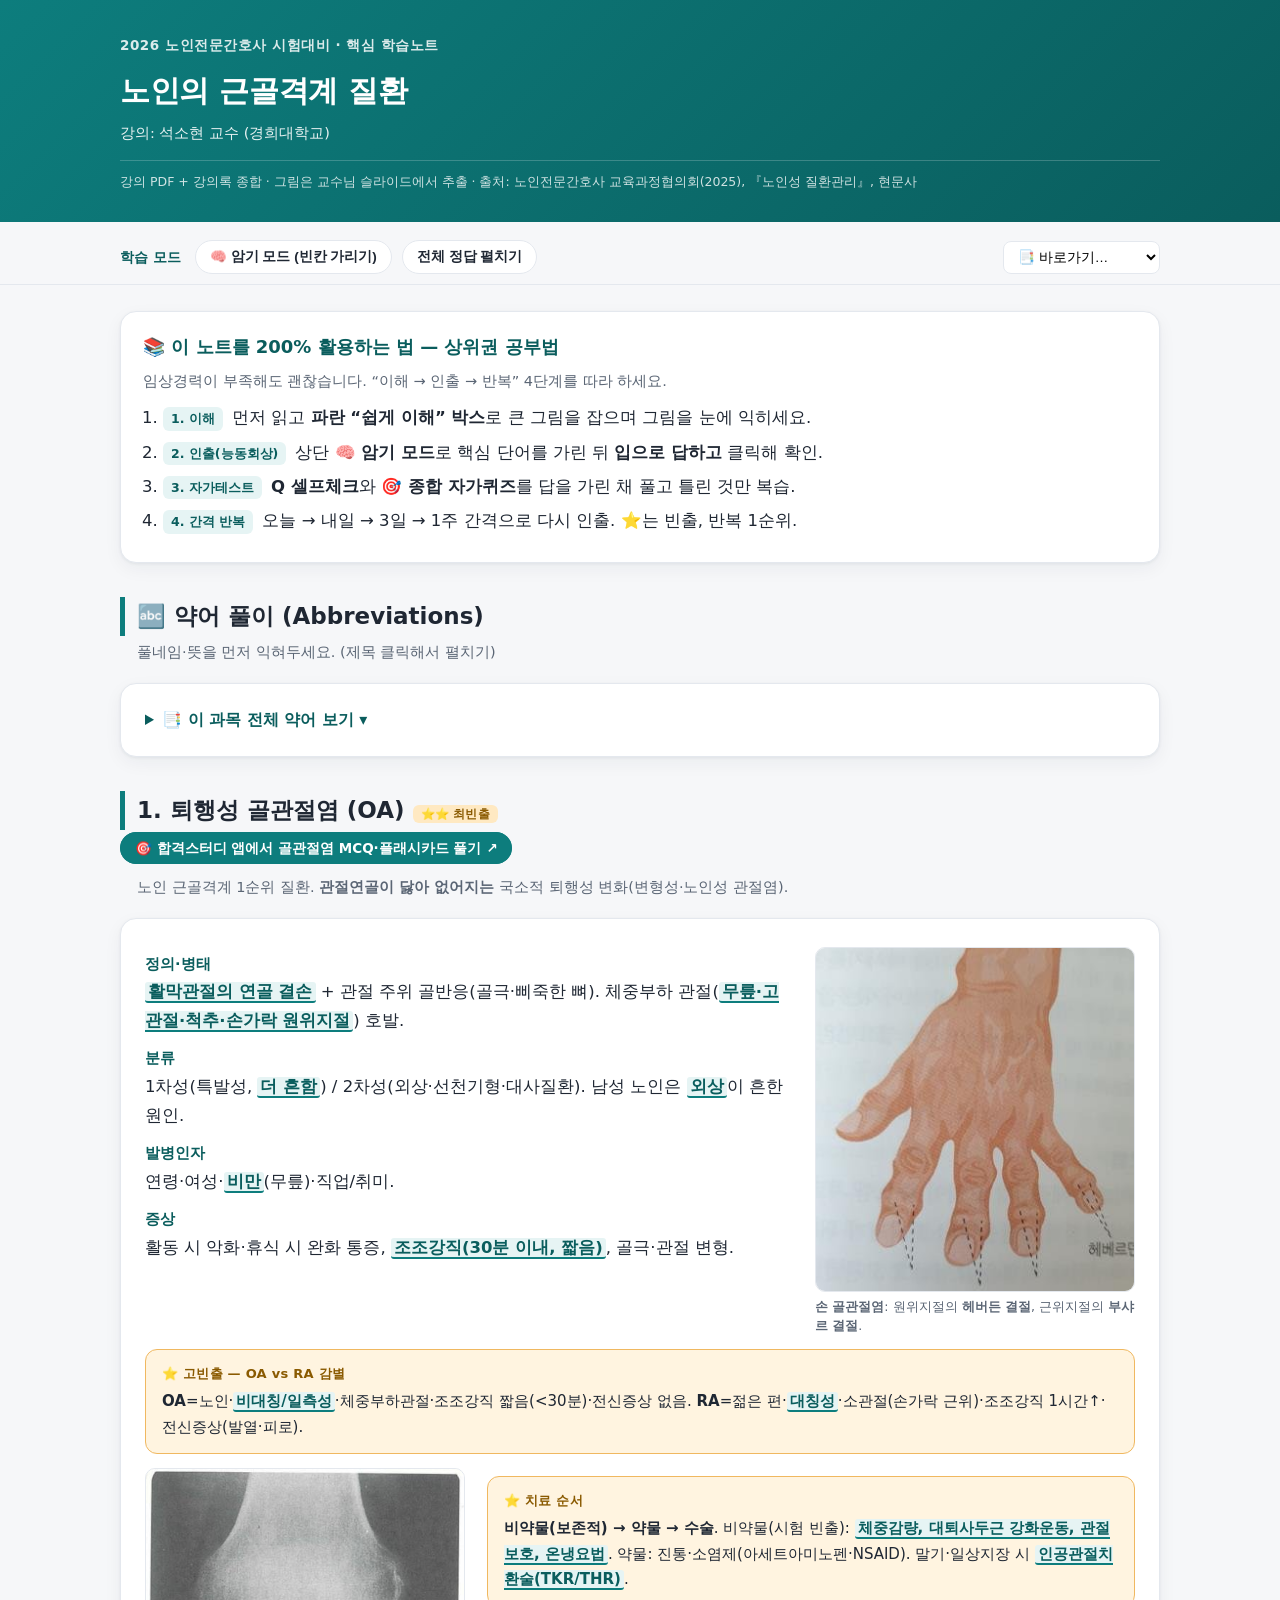
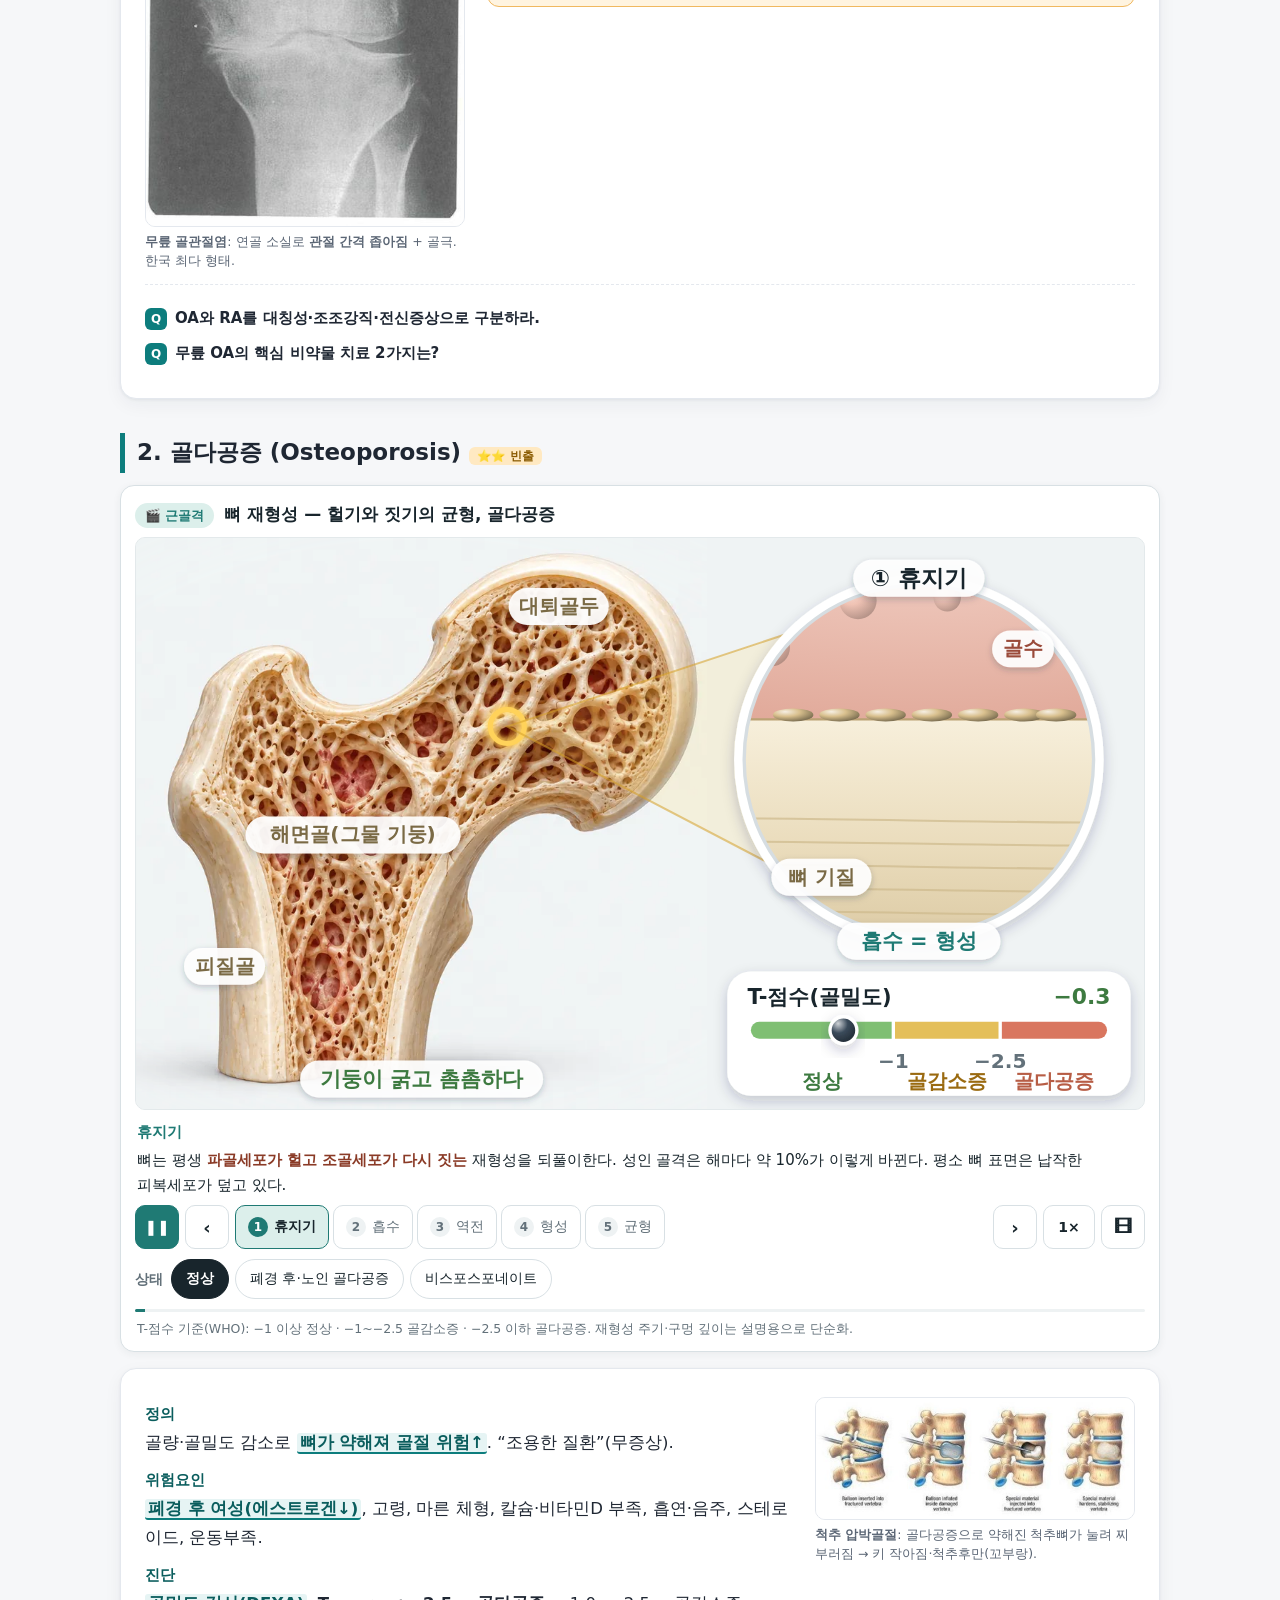
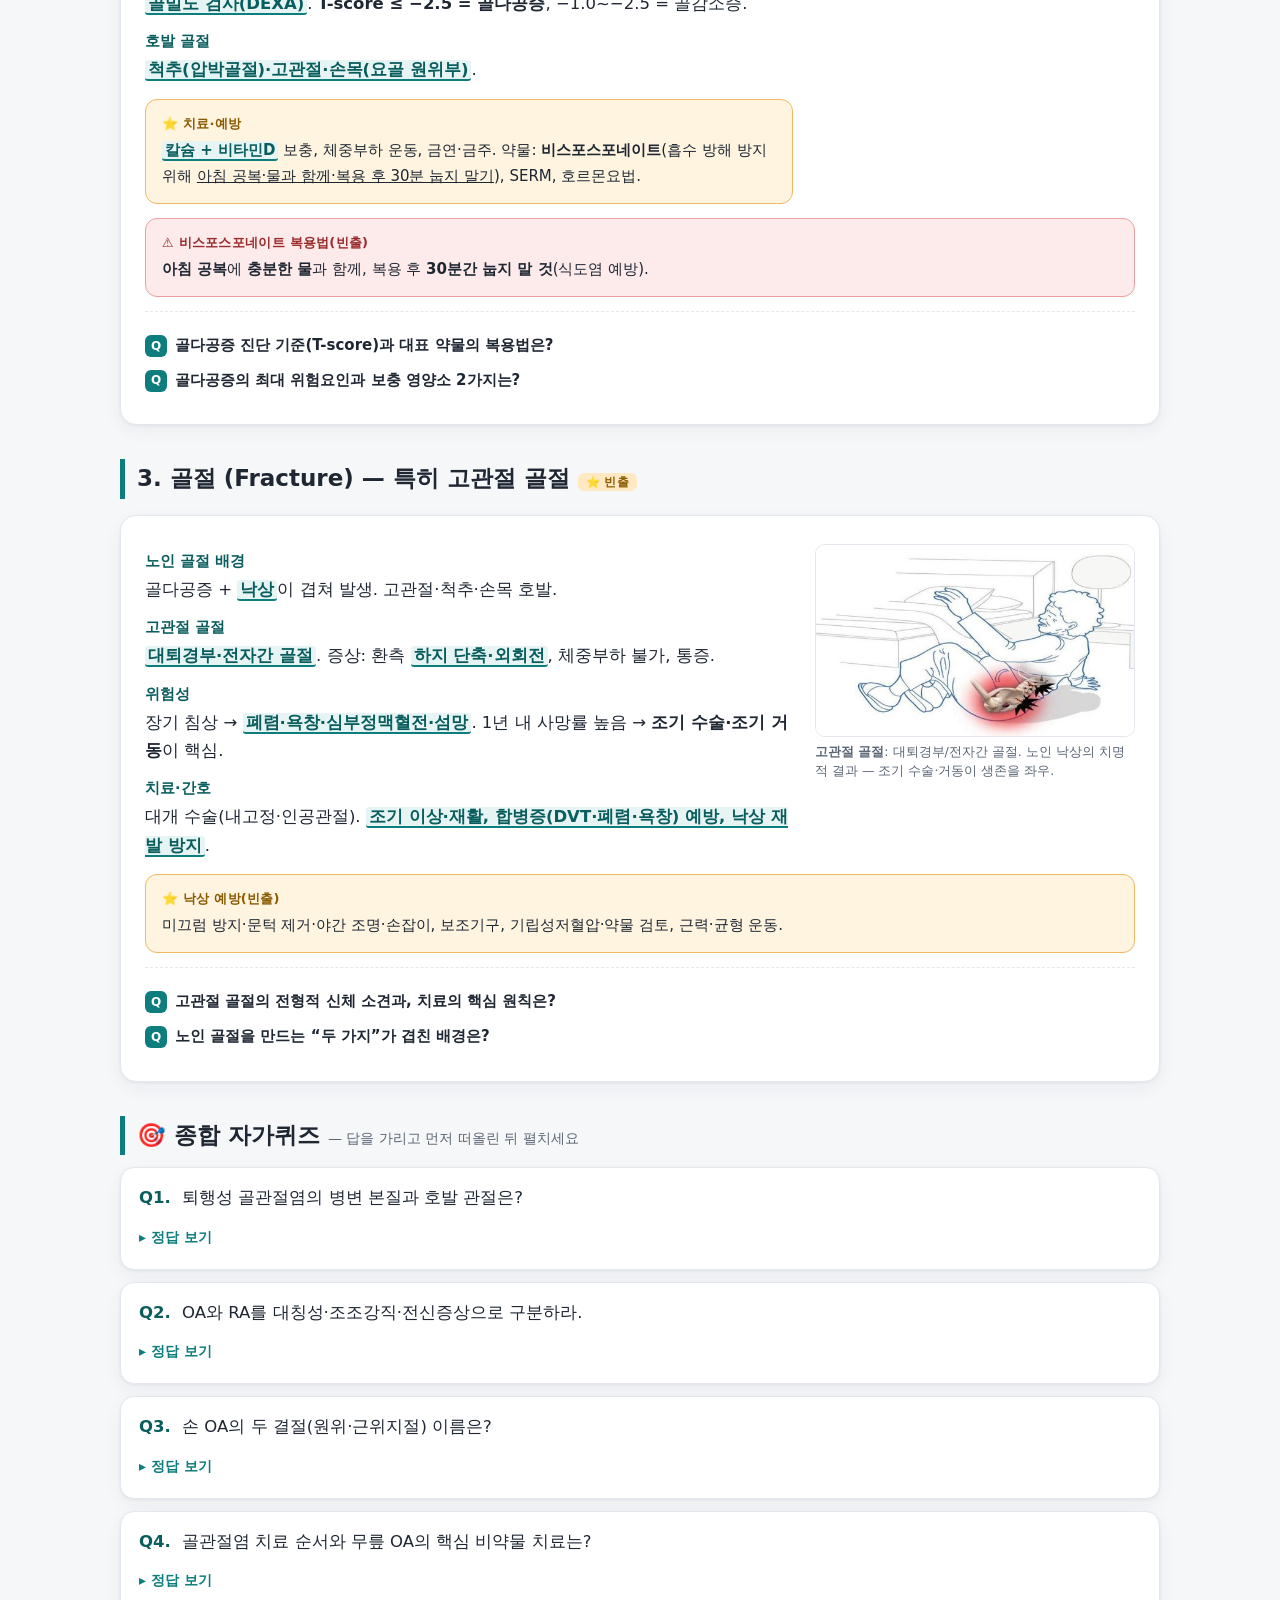
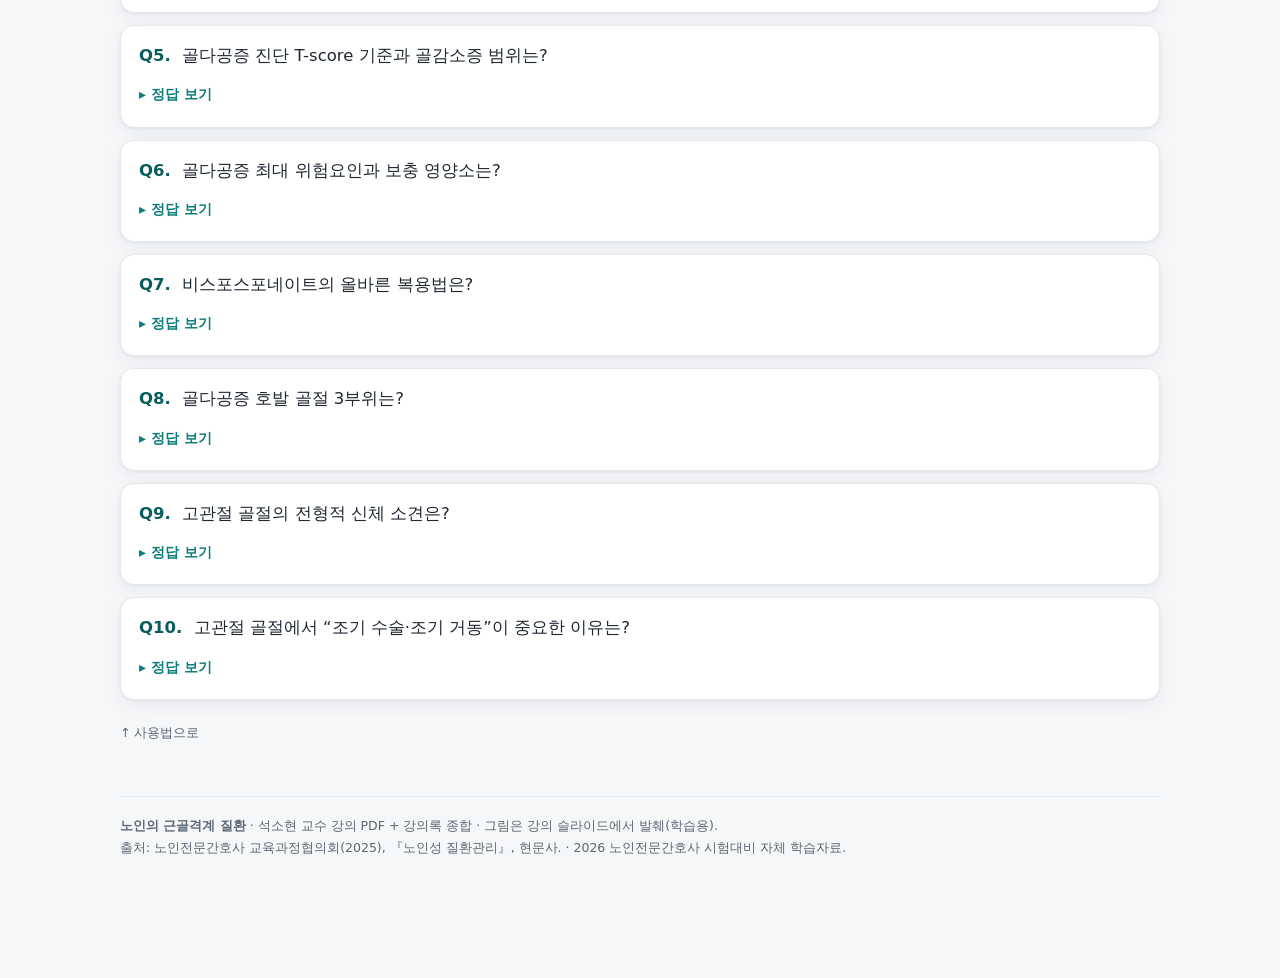
<file: 07_근골격계_학습노트.html>
<!DOCTYPE html>
<html lang="ko"><head><meta charset="UTF-8">
<meta name="viewport" content="width=device-width, initial-scale=1.0">
<title>노인의 근골격계 질환 — 핵심 학습노트</title>
<style>
:root{
  --bg:#f6f7f9; --card:#ffffff; --ink:#1f2733; --muted:#5b6675;
  --line:#e4e8ee; --brand:#0d7d7d; --brand2:#0a5d5d; --brand-soft:#e6f4f4;
  --hi:#fff4e0; --hi-line:#f0b860; --hi-ink:#8a5a00;
  --easy:#eef4ff; --easy-line:#9cc0ff; --easy-ink:#1f4a91;
  --warn:#fdeaea; --warn-line:#e8a0a0; --warn-ink:#9a2b2b;
  --quiz:#f0f7f1; --quiz-line:#aacdaf;
  --shadow:0 1px 3px rgba(20,30,50,.06),0 6px 18px rgba(20,30,50,.05);
}
*{box-sizing:border-box}
html{scroll-behavior:smooth}
body{margin:0;background:var(--bg);color:var(--ink);
  font-family:"Pretendard","Apple SD Gothic Neo","Malgun Gothic","Segoe UI",system-ui,sans-serif;
  line-height:1.72;font-size:16.5px;-webkit-font-smoothing:antialiased}
.wrap{max-width:1080px;margin:0 auto;padding:0 20px 120px}

/* header */
header.top{background:linear-gradient(135deg,var(--brand),var(--brand2));color:#fff;
  padding:34px 0 30px;margin-bottom:8px}
header.top .wrap{padding-bottom:0}
.kicker{font-size:13.5px;letter-spacing:.04em;opacity:.85;font-weight:600}
header.top h1{margin:.25em 0 .15em;font-size:30px;letter-spacing:-.01em}
header.top .sub{opacity:.9;font-size:14.5px}
.srcline{margin-top:14px;font-size:12.5px;opacity:.8;border-top:1px solid rgba(255,255,255,.25);padding-top:10px}

/* sticky toolbar */
.toolbar{position:sticky;top:0;z-index:50;background:rgba(246,247,249,.92);
  backdrop-filter:blur(8px);border-bottom:1px solid var(--line);margin-bottom:26px}
.toolbar .wrap{display:flex;gap:10px;align-items:center;padding-top:10px;padding-bottom:10px;flex-wrap:wrap}
.toolbar .tt{font-weight:700;font-size:14px;color:var(--brand2);margin-right:4px}
.btn{border:1px solid var(--line);background:#fff;color:var(--ink);border-radius:999px;
  padding:7px 14px;font-size:13.5px;cursor:pointer;font-weight:600;transition:.15s}
.btn:hover{border-color:var(--brand);color:var(--brand2)}
.btn.on{background:var(--brand);color:#fff;border-color:var(--brand)}
.toc-jump{margin-left:auto;font-size:13px}
.toc-jump select{padding:7px 10px;border-radius:8px;border:1px solid var(--line);background:#fff;font-size:13.5px}

/* how-to box */
.howto{background:var(--card);border:1px solid var(--line);border-radius:16px;padding:20px 22px;box-shadow:var(--shadow);margin-bottom:26px}
.howto h2{margin:0 0 6px;font-size:18px;color:var(--brand2)}
.howto ol{margin:10px 0 0;padding-left:20px}
.howto li{margin:6px 0}
.howto .tag{display:inline-block;background:var(--brand-soft);color:var(--brand2);font-weight:700;
  border-radius:6px;padding:1px 8px;font-size:12.5px;margin-right:4px}

/* section */
section.chap{background:transparent;margin:34px 0}
.chap > h2{font-size:23px;border-left:5px solid var(--brand);padding-left:12px;margin:0 0 4px;scroll-margin-top:70px}
.chap > .chap-intro{color:var(--muted);font-size:14.5px;margin:2px 0 18px;padding-left:17px}

.card{background:var(--card);border:1px solid var(--line);border-radius:16px;
  padding:22px 24px;margin:16px 0;box-shadow:var(--shadow);scroll-margin-top:70px}
.card h3{margin:0 0 4px;font-size:19.5px;color:var(--brand2);display:flex;align-items:center;gap:8px;flex-wrap:wrap}
.card h3 .en{font-size:14px;color:var(--muted);font-weight:600}
.pill{font-size:11.5px;font-weight:800;border-radius:6px;padding:2px 8px;letter-spacing:.02em}
.pill.freq{background:#ffe9c2;color:#8a5a00}
.pill.new{background:#e3f0ff;color:#1f4a91}

.row{display:flex;gap:22px;flex-wrap:wrap}
.row .txt{flex:1 1 340px;min-width:300px}
.row .fig{flex:0 1 320px;min-width:240px}

figure{margin:6px 0 0}
figure img{width:100%;border-radius:10px;border:1px solid var(--line);display:block;background:#fff}
figure figcaption{font-size:12.5px;color:var(--muted);margin-top:6px;line-height:1.5}
figure.wide{flex-basis:100%;width:100%}

dl.kv{margin:6px 0 0}
dl.kv dt{font-weight:700;color:var(--brand2);margin-top:11px;font-size:14.5px}
dl.kv dd{margin:2px 0 0;}
ul.tight{margin:6px 0 0;padding-left:20px}
ul.tight li{margin:3px 0}

/* callouts */
.callout{border-radius:12px;padding:13px 16px;margin:14px 0 0;font-size:15px}
.callout .lab{font-weight:800;font-size:13px;display:block;margin-bottom:3px;letter-spacing:.02em}
.easy{background:var(--easy);border:1px solid var(--easy-line)}
.easy .lab{color:var(--easy-ink)}
.hi{background:var(--hi);border:1px solid var(--hi-line)}
.hi .lab{color:var(--hi-ink)}
.warn{background:var(--warn);border:1px solid var(--warn-line)}
.warn .lab{color:var(--warn-ink)}

/* cloze / active recall blanks */
.cz{background:var(--brand-soft);border-bottom:2px solid var(--brand);border-radius:3px;
  padding:0 3px;cursor:pointer;font-weight:700;color:var(--brand2);transition:.12s}
body.recall .cz{background:#dfe4ea;color:transparent;border-bottom:2px solid #9aa6b4;position:relative;user-select:none}
body.recall .cz::after{content:"____";color:#9aa6b4;position:absolute;left:50%;transform:translateX(-50%)}
body.recall .cz.show{background:var(--hi);color:var(--hi-ink);border-bottom:2px solid var(--hi-line)}
body.recall .cz.show::after{content:""}

/* self-check */
.selfcheck{margin-top:14px;border-top:1px dashed var(--line);padding-top:12px}
.selfcheck .q{font-weight:600;cursor:pointer;display:flex;gap:8px;align-items:flex-start;font-size:15px}
.selfcheck .q::before{content:"Q";flex:0 0 auto;background:var(--brand);color:#fff;border-radius:6px;
  width:22px;height:22px;display:grid;place-items:center;font-size:12px;font-weight:800;margin-top:2px}
.selfcheck details{margin:9px 0}
.selfcheck details summary{list-style:none;cursor:pointer}
.selfcheck details summary::-webkit-details-marker{display:none}
.selfcheck .a{margin:8px 0 0 30px;padding:10px 14px;background:var(--quiz);
  border:1px solid var(--quiz-line);border-radius:10px;font-size:14.5px}
.selfcheck .a::before{content:"A. ";font-weight:800;color:var(--brand2)}

/* quiz bank */
#quiz .qcard{background:var(--card);border:1px solid var(--line);border-radius:14px;padding:16px 18px;margin:12px 0;box-shadow:var(--shadow)}
#quiz .qnum{font-weight:800;color:var(--brand2);margin-right:6px}
#quiz details{margin-top:8px}
#quiz summary{cursor:pointer;color:var(--brand);font-weight:700;font-size:14px;list-style:none}
#quiz summary::-webkit-details-marker{display:none}
#quiz summary::before{content:"▸ 정답 보기";}
#quiz details[open] summary::before{content:"▾ 정답 닫기"}
#quiz .ans{margin-top:8px;padding:11px 14px;background:var(--quiz);border:1px solid var(--quiz-line);border-radius:10px;font-size:14.5px}

table.tbl{border-collapse:collapse;width:100%;margin:8px 0 0;font-size:14px}
table.tbl th,table.tbl td{border:1px solid var(--line);padding:7px 9px;text-align:left;vertical-align:top}
table.tbl th{background:var(--brand-soft);color:var(--brand2);font-weight:700}
table.tbl tr:nth-child(even) td{background:#fafbfc}

.backtop{display:inline-block;margin-top:10px;font-size:12.5px;color:var(--muted);text-decoration:none}
footer{margin-top:50px;padding-top:18px;border-top:1px solid var(--line);color:var(--muted);font-size:12.5px}
mark{background:#fff1a8;padding:0 2px;border-radius:3px}
@media(max-width:680px){body{font-size:16px}.row .fig{flex-basis:100%}}

/* ── 정답 가독성 보강 (앱 레이어드 UI 톤 통일) ── */
.selfcheck .a,#quiz .ans{border-left:4px solid var(--brand);line-height:1.7;color:var(--ink);word-break:keep-all;overflow-wrap:break-word}
.selfcheck .a::before{content:"정답";display:inline-block;background:var(--brand);color:#fff;border-radius:6px;padding:1px 8px;margin-right:7px;font-size:11.5px;font-weight:800;vertical-align:1px}
#quiz .ans{display:flex;flex-direction:column;align-items:flex-start;gap:3px}
#quiz .ans::before{content:"정답";display:inline-block;background:var(--brand);color:#fff;border-radius:6px;padding:1px 8px;font-size:11.5px;font-weight:800}
#quiz summary{padding:4px 0}
#quiz summary:focus-visible,.selfcheck details summary:focus-visible{outline:2px solid var(--brand);outline-offset:2px;border-radius:6px}
</style><!-- motion-css:start -->
  <link rel="stylesheet" href="motion/motion.css?v=20261028a">
  <!-- motion-css:end -->
  </head>
<body>
<header class="top"><div class="wrap">
<div class="kicker">2026 노인전문간호사 시험대비 · 핵심 학습노트</div>
<h1>노인의 근골격계 질환</h1>
<div class="sub">강의: 석소현 교수 (경희대학교)</div>
<div class="srcline">강의 PDF + 강의록 종합 · 그림은 교수님 슬라이드에서 추출 · 출처: 노인전문간호사 교육과정협의회(2025), 『노인성 질환관리』, 현문사</div>
</div></header>
<div class="toolbar"><div class="wrap">
<span class="tt">학습 모드</span>
<button class="btn" id="recallBtn" onclick="toggleRecall()">🧠 암기 모드 (빈칸 가리기)</button>
<button class="btn" onclick="revealAll()">전체 정답 펼치기</button>
<span class="toc-jump"><select onchange="if(this.value)location.hash=this.value">
<option value="">📑 바로가기…</option>
<option value="#how">이 노트 사용법</option>
<option value="#abbr">🔤 약어 풀이</option>
<option value="#oa">1. 골관절염 ⭐⭐</option>
<option value="#osteoporosis">2. 골다공증 ⭐⭐</option>
<option value="#fracture">3. 골절(고관절) ⭐</option>
<option value="#quiz">🎯 종합 자가퀴즈</option>
</select></span>
</div></div>
<div class="wrap">
<div class="howto" id="how"><h2>📚 이 노트를 200% 활용하는 법 — 상위권 공부법</h2>
<p style="margin:6px 0 0;color:var(--muted);font-size:14.5px">임상경력이 부족해도 괜찮습니다. “이해 → 인출 → 반복” 4단계를 따라 하세요.</p>
<ol><li><span class="tag">1. 이해</span> 먼저 읽고 <b>파란 “쉽게 이해” 박스</b>로 큰 그림을 잡으며 그림을 눈에 익히세요.</li>
<li><span class="tag">2. 인출(능동회상)</span> 상단 <b>🧠 암기 모드</b>로 핵심 단어를 가린 뒤 <b>입으로 답하고</b> 클릭해 확인.</li>
<li><span class="tag">3. 자가테스트</span> <b>Q 셀프체크</b>와 <b>🎯 종합 자가퀴즈</b>를 답을 가린 채 풀고 틀린 것만 복습.</li>
<li><span class="tag">4. 간격 반복</span> 오늘 → 내일 → 3일 → 1주 간격으로 다시 인출. ⭐는 빈출, 반복 1순위.</li></ol></div>
<!-- 약어 -->
<section class="chap" id="abbr">
  <h2>🔤 약어 풀이 (Abbreviations)</h2>
  <p class="chap-intro">풀네임·뜻을 먼저 익혀두세요. (제목 클릭해서 펼치기)</p>
  <div class="card">
    <details>
      <summary style="cursor:pointer;font-weight:800;color:var(--brand2);font-size:16px">📑 이 과목 전체 약어 보기 ▾</summary>
      <table class="tbl" style="margin-top:12px">
        <tr><th style="width:130px">약어</th><th>풀네임 (영문)</th><th>뜻 (한글)</th></tr>
        <tr><td><b>OA</b></td><td>Osteoarthritis</td><td>퇴행성 골관절염</td></tr>
        <tr><td><b>RA</b></td><td>Rheumatoid Arthritis</td><td>류마티스 관절염</td></tr>
        <tr><td><b>BMD</b></td><td>Bone Mineral Density</td><td>골밀도</td></tr>
        <tr><td><b>DEXA</b></td><td>Dual-Energy X-ray Absorptiometry</td><td>이중에너지 X선 흡수계측(골밀도 검사)</td></tr>
        <tr><td><b>T-score</b></td><td>—</td><td>골밀도 표준점수(−2.5 이하=골다공증)</td></tr>
        <tr><td><b>NSAID</b></td><td>Non-Steroidal Anti-Inflammatory Drug</td><td>비스테로이드 소염진통제</td></tr>
        <tr><td><b>THR</b></td><td>Total Hip Replacement</td><td>인공 고관절 전치환술</td></tr>
        <tr><td><b>TKR</b></td><td>Total Knee Replacement</td><td>인공 슬관절 전치환술</td></tr>
        <tr><td><b>Ca / Vit D</b></td><td>Calcium / Vitamin D</td><td>칼슘 / 비타민D(뼈 건강 필수)</td></tr>
      </table>
    </details>
  </div>
</section>

<!-- 1. 퇴행성 골관절염 -->
<section class="chap" id="oa">
  <h2>1. 퇴행성 골관절염 (OA) <span class="pill freq">⭐⭐ 최빈출</span></h2>
  <p style="margin:0 0 12px"><a class="btn" href="index.html#open=gero-disease:osteoarthritis" target="_blank" rel="noopener" style="background:var(--brand);color:#fff;border-color:var(--brand);font-weight:700;text-decoration:none">🎯 합격스터디 앱에서 골관절염 MCQ·플래시카드 풀기 ↗</a></p>
  <p class="chap-intro">노인 근골격계 1순위 질환. <b>관절연골이 닳아 없어지는</b> 국소적 퇴행성 변화(변형성·노인성 관절염).</p>
  <div class="card" id="oa-base">
    <div class="row">
      <div class="txt">
        <dl class="kv">
          <dt>정의·병태</dt><dd><span class="cz">활막관절의 연골 결손</span> + 관절 주위 골반응(골극·삐죽한 뼈). 체중부하 관절(<span class="cz">무릎·고관절·척추·손가락 원위지절</span>) 호발.</dd>
          <dt>분류</dt><dd>1차성(특발성, <span class="cz">더 흔함</span>) / 2차성(외상·선천기형·대사질환). 남성 노인은 <span class="cz">외상</span>이 흔한 원인.</dd>
          <dt>발병인자</dt><dd>연령·여성·<span class="cz">비만</span>(무릎)·직업/취미.</dd>
          <dt>증상</dt><dd>활동 시 악화·휴식 시 완화 통증, <span class="cz">조조강직(30분 이내, 짧음)</span>, 골극·관절 변형.</dd>
        </dl>
      </div>
      <div class="fig"><figure><img src="[data-uri]" alt="손 골관절염">
        <figcaption><b>손 골관절염</b>: 원위지절의 <b>헤버든 결절</b>, 근위지절의 <b>부샤르 결절</b>.</figcaption></figure></div>
    </div>
    <div class="callout hi"><span class="lab">⭐ 고빈출 — OA vs RA 감별</span> <b>OA</b>=노인·<span class="cz">비대칭/일측성</span>·체중부하관절·조조강직 짧음(&lt;30분)·전신증상 없음. <b>RA</b>=젊은 편·<span class="cz">대칭성</span>·소관절(손가락 근위)·조조강직 1시간↑·전신증상(발열·피로).</div>
    <div class="row" style="margin-top:8px">
      <div class="fig"><figure><img src="[data-uri]" alt="무릎 골관절염 X-ray">
        <figcaption><b>무릎 골관절염</b>: 연골 소실로 <b>관절 간격 좁아짐</b> + 골극. 한국 최다 형태.</figcaption></figure></div>
      <div class="txt">
        <div class="callout hi"><span class="lab">⭐ 치료 순서</span> <b>비약물(보존적) → 약물 → 수술</b>. 비약물(시험 빈출): <span class="cz">체중감량, 대퇴사두근 강화운동, 관절 보호, 온냉요법</span>. 약물: 진통·소염제(아세트아미노펜·NSAID). 말기·일상지장 시 <span class="cz">인공관절치환술(TKR/THR)</span>.</div>
      </div>
    </div>
    <div class="selfcheck">
      <details><summary class="q">OA와 RA를 대칭성·조조강직·전신증상으로 구분하라.</summary><div class="a">OA=비대칭/일측성·강직 30분 미만·전신증상 없음. RA=대칭성·강직 1시간 이상·전신증상(발열·피로).</div></details>
      <details><summary class="q">무릎 OA의 핵심 비약물 치료 2가지는?</summary><div class="a">체중감량 + 대퇴사두근 강화운동(관절 지지력↑). 치료 순서는 비약물→약물→수술.</div></details>
    </div>
  </div>
</section>

<!-- 2. 골다공증 -->
<section class="chap" id="osteoporosis">
  <h2>2. 골다공증 (Osteoporosis) <span class="pill freq">⭐⭐ 빈출</span></h2>
<div class="nm-slot" data-motion="bone-remodeling"></div>
  <div class="card">
    <div class="row">
      <div class="txt">
        <dl class="kv">
          <dt>정의</dt><dd>골량·골밀도 감소로 <span class="cz">뼈가 약해져 골절 위험↑</span>. “조용한 질환”(무증상).</dd>
          <dt>위험요인</dt><dd><span class="cz">폐경 후 여성(에스트로겐↓)</span>, 고령, 마른 체형, 칼슘·비타민D 부족, 흡연·음주, 스테로이드, 운동부족.</dd>
          <dt>진단</dt><dd><span class="cz">골밀도 검사(DEXA)</span>. <b>T-score ≤ −2.5 = 골다공증</b>, −1.0~−2.5 = 골감소증.</dd>
          <dt>호발 골절</dt><dd><span class="cz">척추(압박골절)·고관절·손목(요골 원위부)</span>.</dd>
        </dl>
        <div class="callout hi"><span class="lab">⭐ 치료·예방</span> <span class="cz">칼슘 + 비타민D</span> 보충, 체중부하 운동, 금연·금주. 약물: <b>비스포스포네이트</b>(흡수 방해 방지 위해 <u>아침 공복·물과 함께·복용 후 30분 눕지 말기</u>), SERM, 호르몬요법.</div>
      </div>
      <div class="fig"><figure><img src="[data-uri]" alt="척추 압박골절">
        <figcaption><b>척추 압박골절</b>: 골다공증으로 약해진 척추뼈가 눌려 찌부러짐 → 키 작아짐·척추후만(꼬부랑).</figcaption></figure></div>
    </div>
    <div class="callout warn"><span class="lab">⚠ 비스포스포네이트 복용법(빈출)</span> <b>아침 공복</b>에 <b>충분한 물</b>과 함께, 복용 후 <b>30분간 눕지 말 것</b>(식도염 예방).</div>
    <div class="selfcheck">
      <details><summary class="q">골다공증 진단 기준(T-score)과 대표 약물의 복용법은?</summary><div class="a">T-score ≤ −2.5. 비스포스포네이트: 아침 공복·물과 함께·복용 후 30분 눕지 말기.</div></details>
      <details><summary class="q">골다공증의 최대 위험요인과 보충 영양소 2가지는?</summary><div class="a">폐경 후 에스트로겐 감소(여성). 칼슘 + 비타민D.</div></details>
    </div>
  </div>
</section>

<!-- 3. 골절 -->
<section class="chap" id="fracture">
  <h2>3. 골절 (Fracture) — 특히 고관절 골절 <span class="pill freq">⭐ 빈출</span></h2>
  <div class="card">
    <div class="row">
      <div class="txt">
        <dl class="kv">
          <dt>노인 골절 배경</dt><dd>골다공증 + <span class="cz">낙상</span>이 겹쳐 발생. 고관절·척추·손목 호발.</dd>
          <dt>고관절 골절</dt><dd><span class="cz">대퇴경부·전자간 골절</span>. 증상: 환측 <span class="cz">하지 단축·외회전</span>, 체중부하 불가, 통증.</dd>
          <dt>위험성</dt><dd>장기 침상 → <span class="cz">폐렴·욕창·심부정맥혈전·섬망</span>. 1년 내 사망률 높음 → <b>조기 수술·조기 거동</b>이 핵심.</dd>
          <dt>치료·간호</dt><dd>대개 수술(내고정·인공관절). <span class="cz">조기 이상·재활, 합병증(DVT·폐렴·욕창) 예방, 낙상 재발 방지</span>.</dd>
        </dl>
      </div>
      <div class="fig"><figure><img src="[data-uri]" alt="고관절 골절">
        <figcaption><b>고관절 골절</b>: 대퇴경부/전자간 골절. 노인 낙상의 치명적 결과 — 조기 수술·거동이 생존을 좌우.</figcaption></figure></div>
    </div>
    <div class="callout hi"><span class="lab">⭐ 낙상 예방(빈출)</span> 미끄럼 방지·문턱 제거·야간 조명·손잡이, 보조기구, 기립성저혈압·약물 검토, 근력·균형 운동.</div>
    <div class="selfcheck">
      <details><summary class="q">고관절 골절의 전형적 신체 소견과, 치료의 핵심 원칙은?</summary><div class="a">환측 하지 단축·외회전, 체중부하 불가. 핵심: 조기 수술 + 조기 거동(침상 합병증 예방).</div></details>
      <details><summary class="q">노인 골절을 만드는 “두 가지”가 겹친 배경은?</summary><div class="a">골다공증(약한 뼈) + 낙상.</div></details>
    </div>
  </div>
</section>

<!-- 종합 자가퀴즈 -->
<section class="chap" id="quiz">
  <h2>🎯 종합 자가퀴즈 <span style="font-size:14px;color:var(--muted);font-weight:500">— 답을 가리고 먼저 떠올린 뒤 펼치세요</span></h2>
  <div id="quiz">
    <div class="qcard"><span class="qnum">Q1.</span> 퇴행성 골관절염의 병변 본질과 호발 관절은?
      <details><summary></summary><div class="ans">활막관절 연골이 닳아 없어짐 + 골극. 체중부하 관절(무릎·고관절·척추·손가락 원위지절).</div></details></div>
    <div class="qcard"><span class="qnum">Q2.</span> OA와 RA를 대칭성·조조강직·전신증상으로 구분하라.
      <details><summary></summary><div class="ans">OA=비대칭/일측성·강직&lt;30분·전신증상 없음. RA=대칭성·강직 1시간↑·전신증상(발열·피로).</div></details></div>
    <div class="qcard"><span class="qnum">Q3.</span> 손 OA의 두 결절(원위·근위지절) 이름은?
      <details><summary></summary><div class="ans">원위지절=헤버든 결절(Heberden), 근위지절=부샤르 결절(Bouchard).</div></details></div>
    <div class="qcard"><span class="qnum">Q4.</span> 골관절염 치료 순서와 무릎 OA의 핵심 비약물 치료는?
      <details><summary></summary><div class="ans">비약물→약물→수술. 비약물: 체중감량 + 대퇴사두근 강화운동.</div></details></div>
    <div class="qcard"><span class="qnum">Q5.</span> 골다공증 진단 T-score 기준과 골감소증 범위는?
      <details><summary></summary><div class="ans">골다공증 T-score ≤ −2.5. 골감소증 −1.0~−2.5(DEXA).</div></details></div>
    <div class="qcard"><span class="qnum">Q6.</span> 골다공증 최대 위험요인과 보충 영양소는?
      <details><summary></summary><div class="ans">폐경 후 에스트로겐 감소(여성). 칼슘 + 비타민D.</div></details></div>
    <div class="qcard"><span class="qnum">Q7.</span> 비스포스포네이트의 올바른 복용법은?
      <details><summary></summary><div class="ans">아침 공복에 충분한 물과 함께, 복용 후 30분간 눕지 말 것(식도염 예방).</div></details></div>
    <div class="qcard"><span class="qnum">Q8.</span> 골다공증 호발 골절 3부위는?
      <details><summary></summary><div class="ans">척추(압박골절)·고관절·손목(요골 원위부).</div></details></div>
    <div class="qcard"><span class="qnum">Q9.</span> 고관절 골절의 전형적 신체 소견은?
      <details><summary></summary><div class="ans">환측 하지 단축 + 외회전, 체중부하 불가, 통증.</div></details></div>
    <div class="qcard"><span class="qnum">Q10.</span> 고관절 골절에서 “조기 수술·조기 거동”이 중요한 이유는?
      <details><summary></summary><div class="ans">장기 침상 시 폐렴·욕창·심부정맥혈전·섬망 등 합병증과 높은 사망률을 예방하기 위함.</div></details></div>
  </div>
  <a class="backtop" href="#how">↑ 사용법으로</a>
</section>

<footer>
  <b>노인의 근골격계 질환</b> · 석소현 교수 강의 PDF + 강의록 종합 · 그림은 강의 슬라이드에서 발췌(학습용).<br>
  출처: 노인전문간호사 교육과정협의회(2025), 『노인성 질환관리』, 현문사. · 2026 노인전문간호사 시험대비 자체 학습자료.
</footer>

</div>
<script>function toggleRecall(){
  document.body.classList.toggle('recall');
  const on=document.body.classList.contains('recall');
  document.getElementById('recallBtn').classList.toggle('on',on);
  if(on){document.querySelectorAll('.cz.show').forEach(e=>e.classList.remove('show'));}
}
document.addEventListener('click',e=>{
  if(e.target.classList.contains('cz') && document.body.classList.contains('recall')){
    e.target.classList.toggle('show');
  }
});
function revealAll(){
  document.querySelectorAll('.cz').forEach(e=>e.classList.add('show'));
  document.querySelectorAll('#quiz details, .selfcheck details').forEach(d=>d.open=true);
}</script>
<!-- motion:start -->
  <script>window.NM_VIDEOS = ["ach-synapse", "airway-obstruction", "arrhythmia-strips", "bone-remodeling", "circulation", "dopamine-balance", "ecg-pqrst", "gas-exchange", "gate-control", "hf-congestion", "insulin-glucose", "pk-elderly", "portal-htn", "pressure-shear", "starling-edema", "stiff-artery", "stroke-penumbra", "thyroid-feedback"];</script>
  <script src="motion/motion.js?v=20261028a"></script>
  <script src="motion/scenes/bone-remodeling.js?v=20261028a"></script>
  <!-- motion:end -->
  </body></html>
</file>
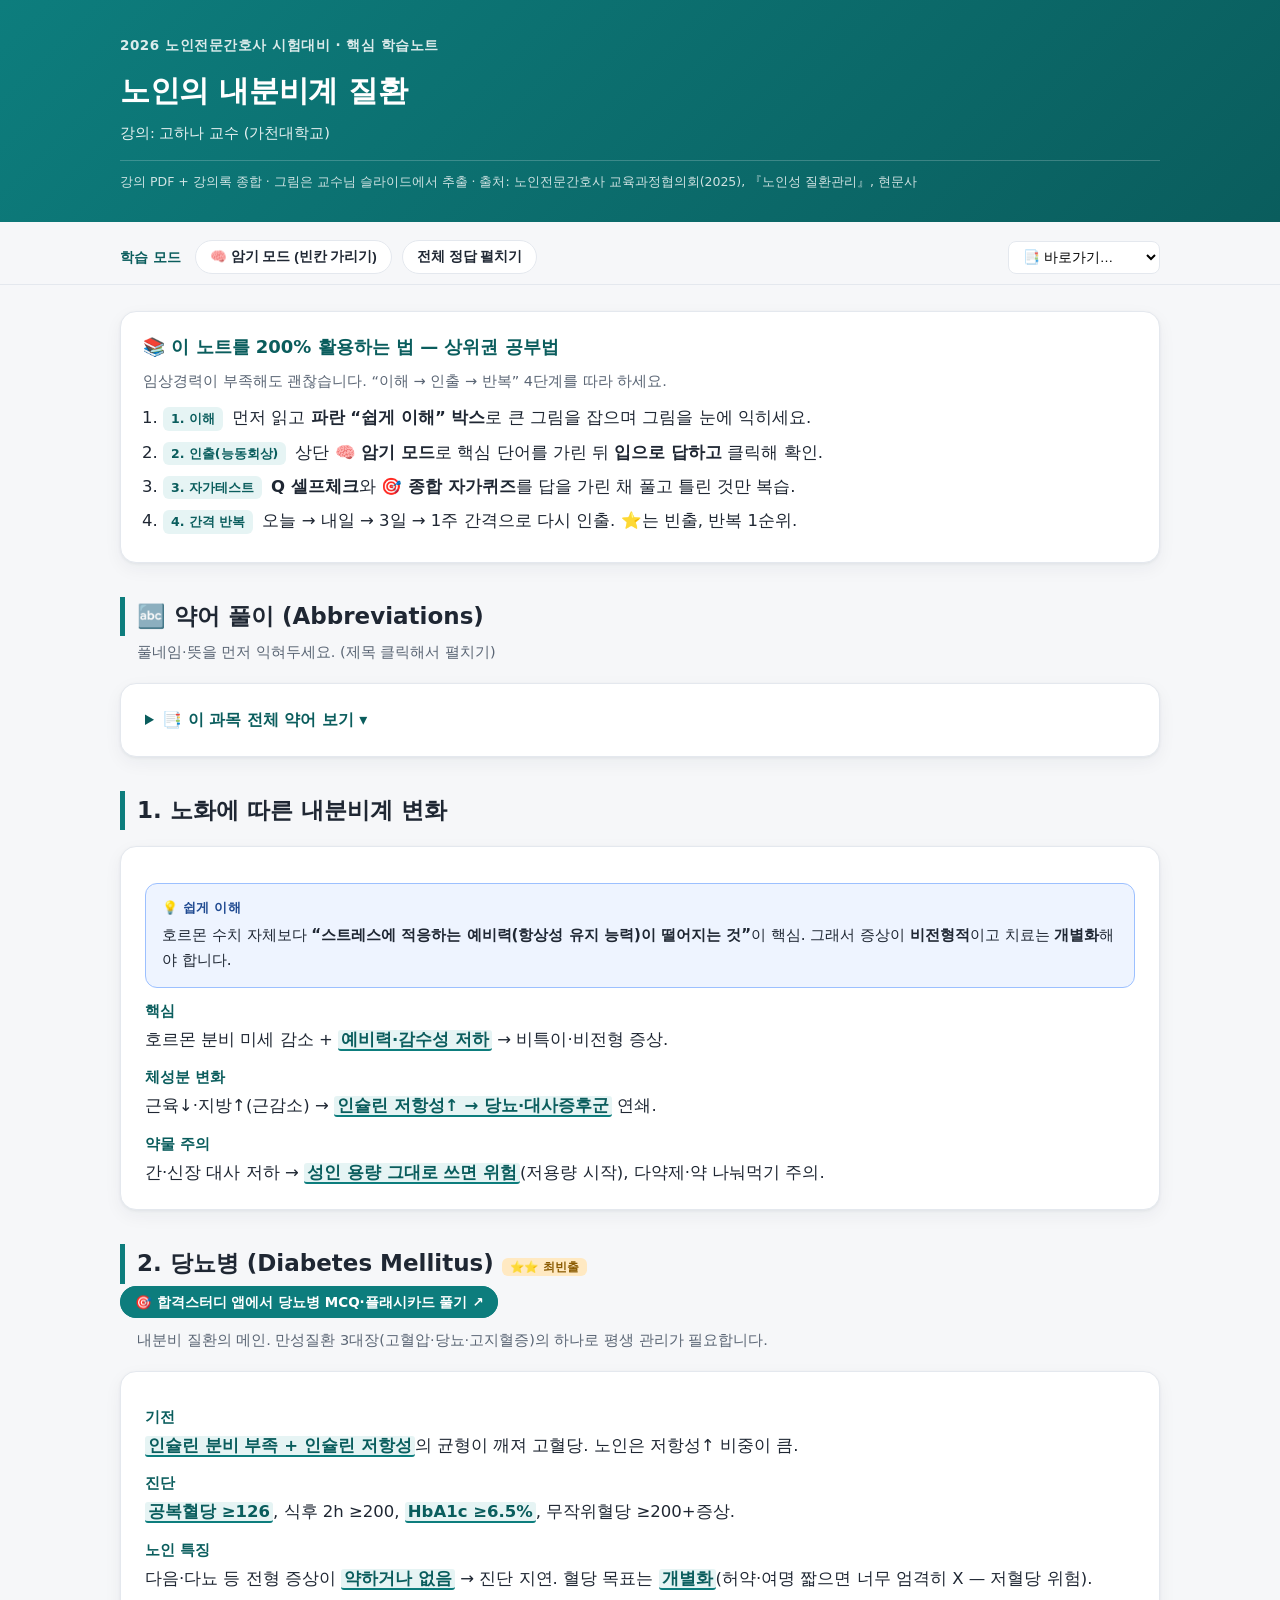
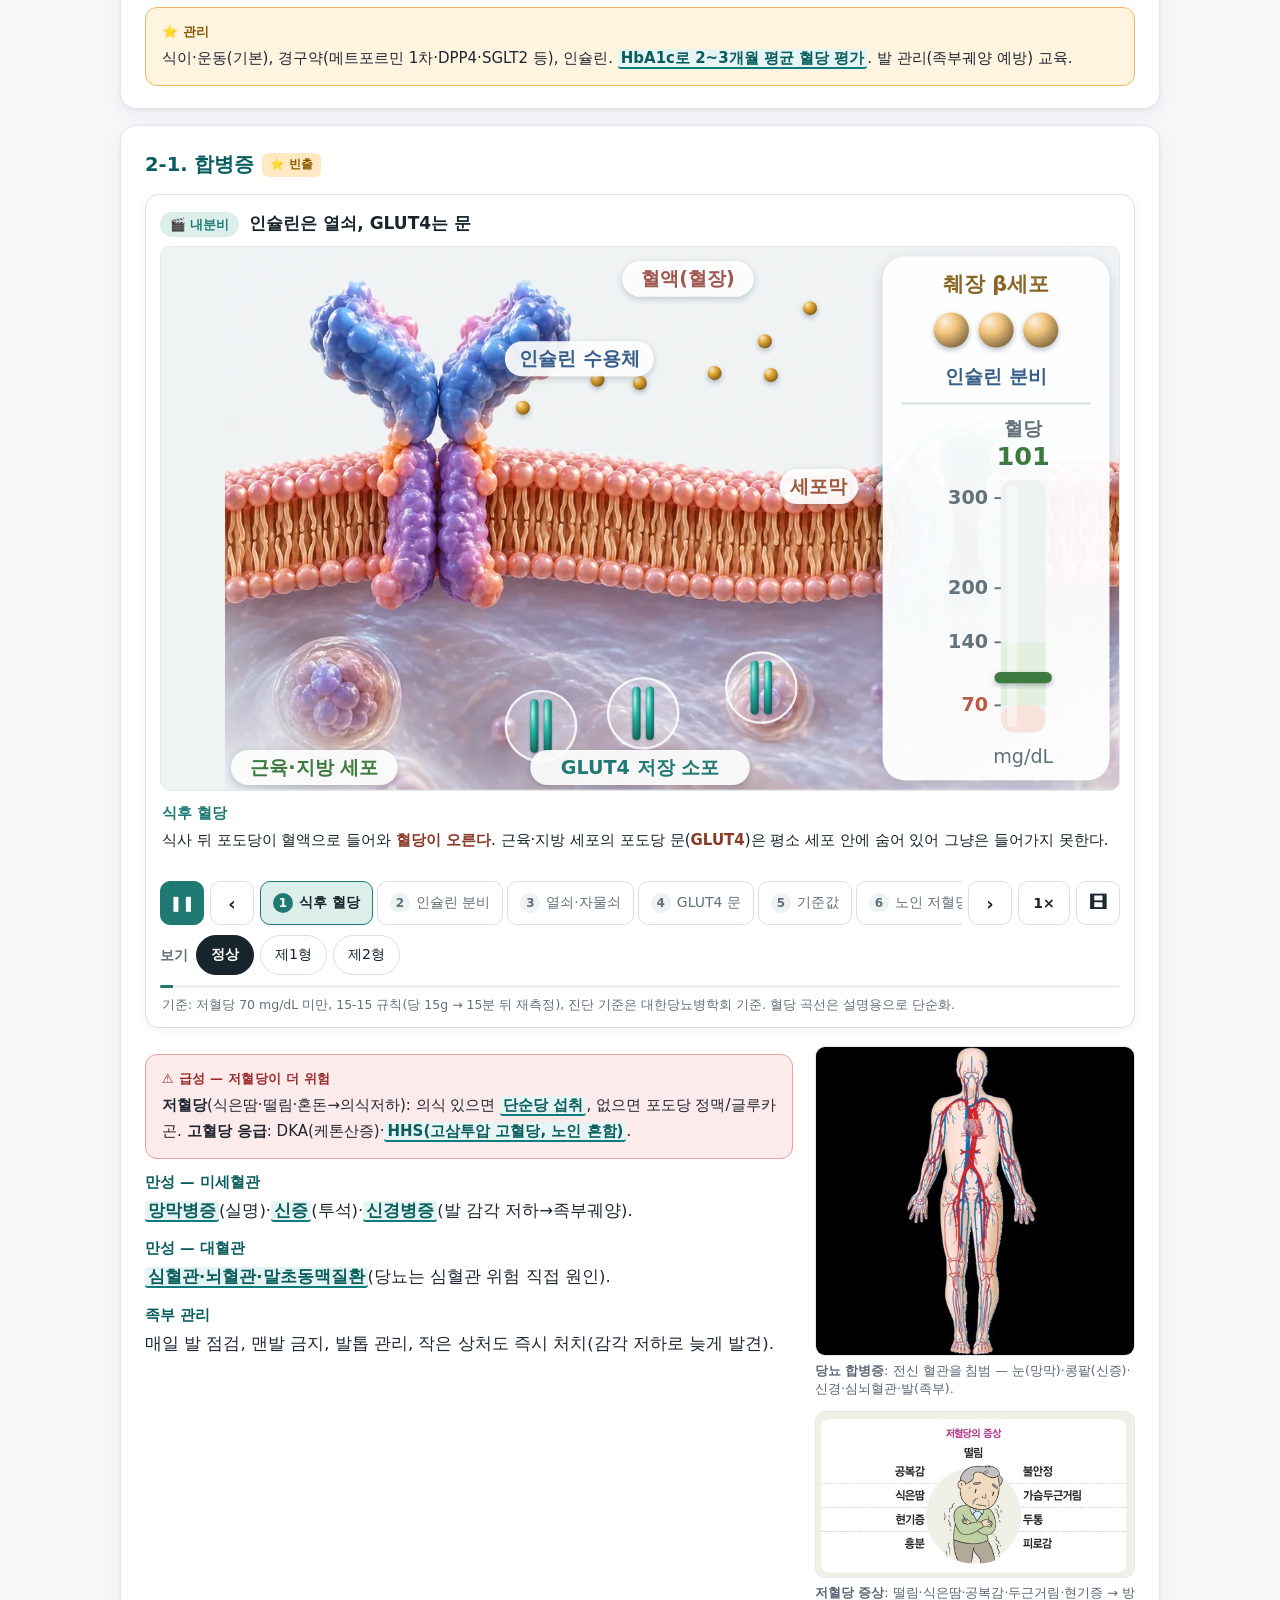
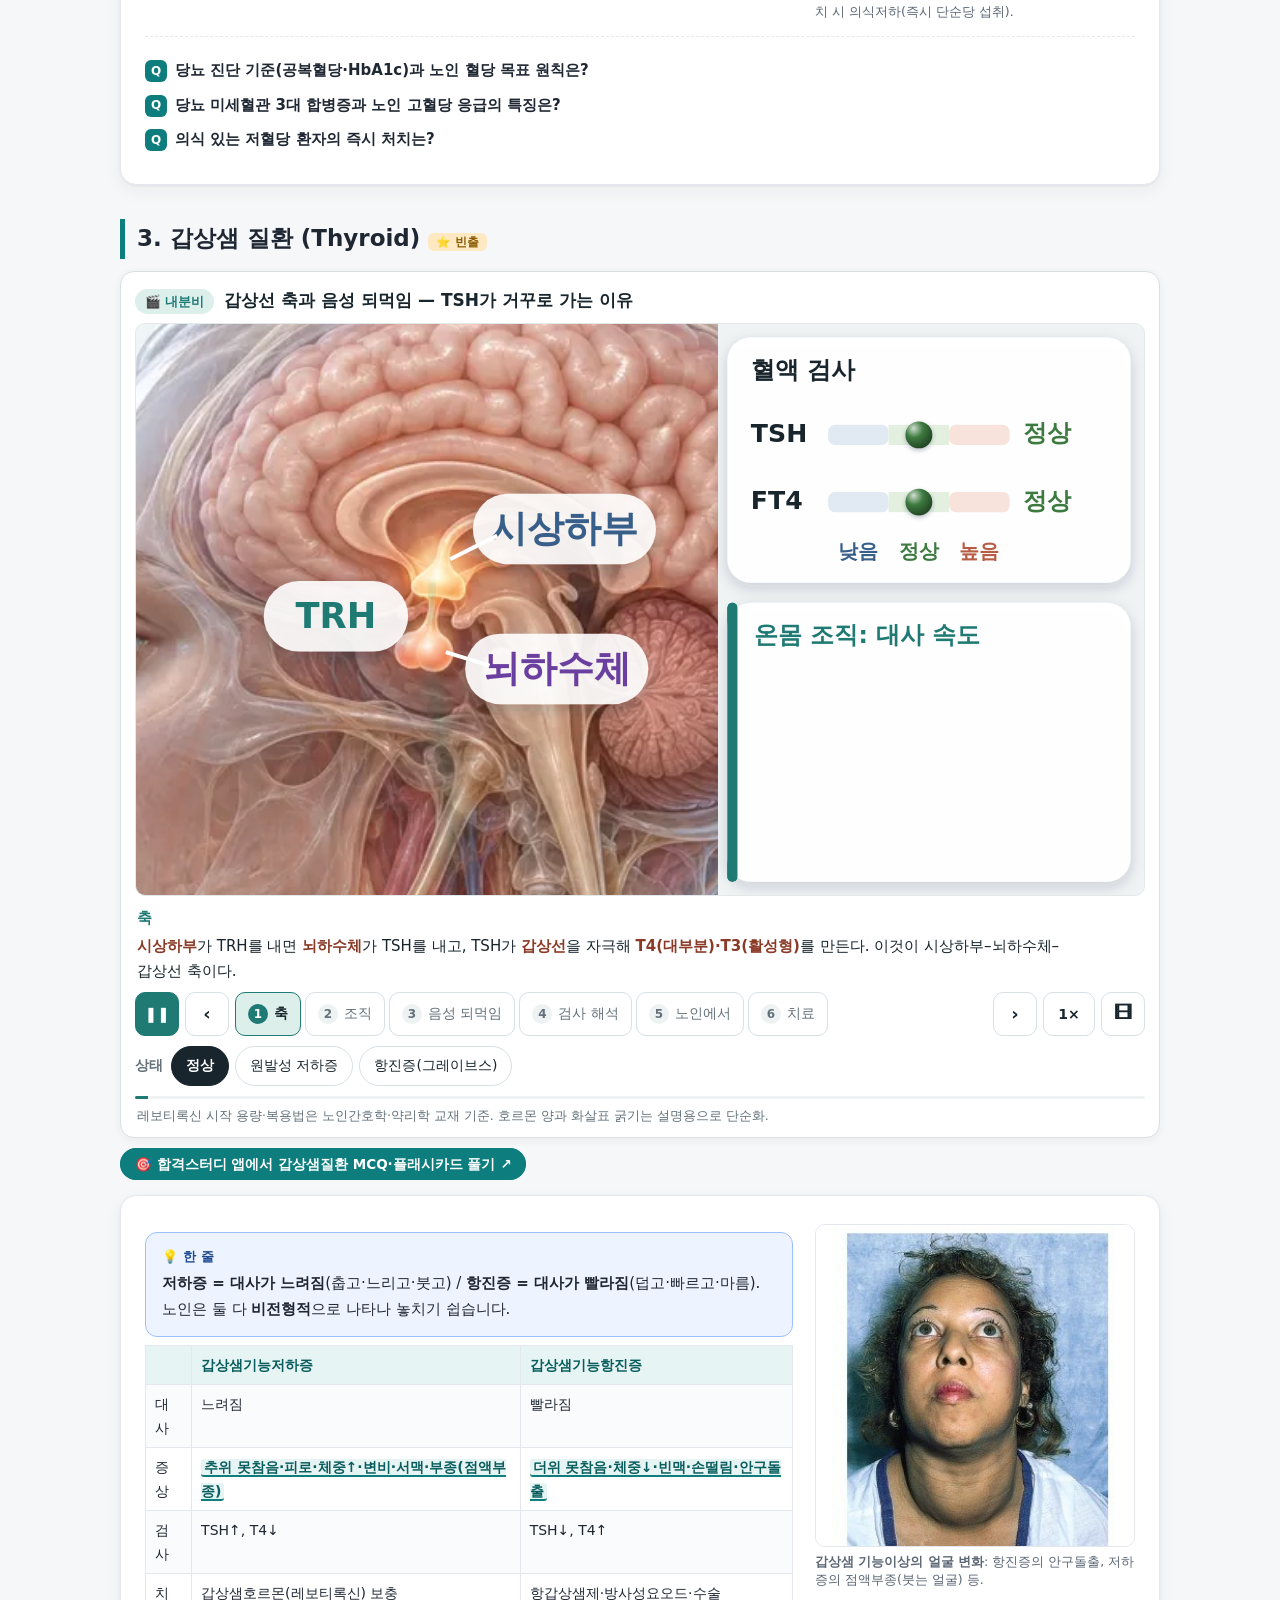
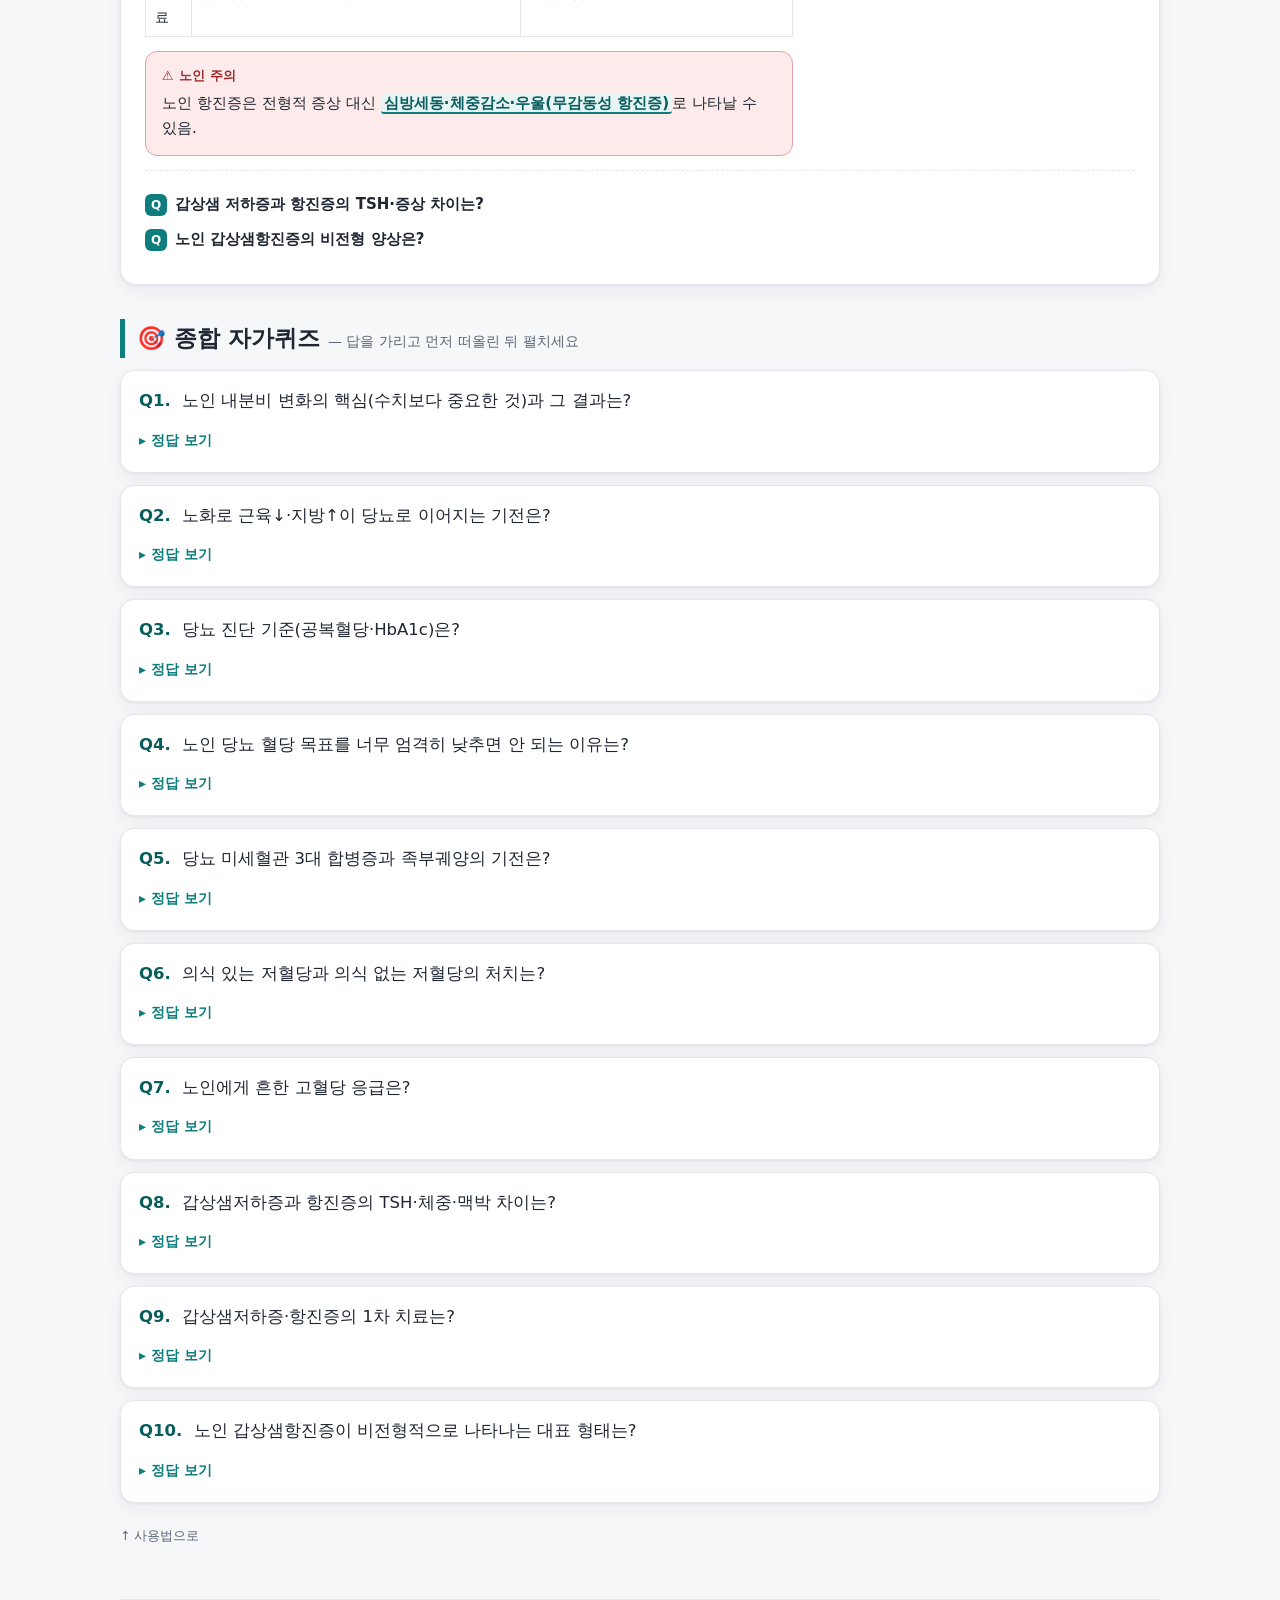
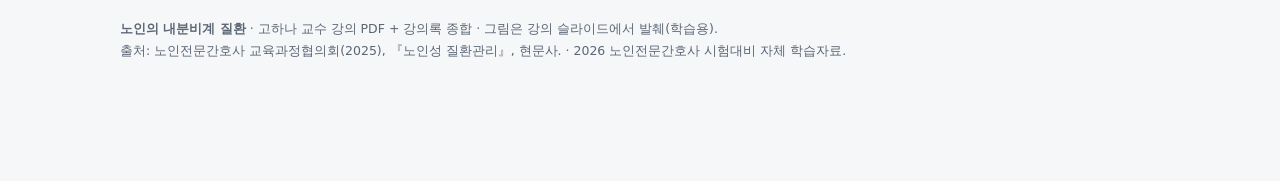
<file: 08_내분비계_학습노트.html>
<!DOCTYPE html>
<html lang="ko"><head><meta charset="UTF-8">
<meta name="viewport" content="width=device-width, initial-scale=1.0">
<title>노인의 내분비계 질환 — 핵심 학습노트</title>
<style>
:root{
  --bg:#f6f7f9; --card:#ffffff; --ink:#1f2733; --muted:#5b6675;
  --line:#e4e8ee; --brand:#0d7d7d; --brand2:#0a5d5d; --brand-soft:#e6f4f4;
  --hi:#fff4e0; --hi-line:#f0b860; --hi-ink:#8a5a00;
  --easy:#eef4ff; --easy-line:#9cc0ff; --easy-ink:#1f4a91;
  --warn:#fdeaea; --warn-line:#e8a0a0; --warn-ink:#9a2b2b;
  --quiz:#f0f7f1; --quiz-line:#aacdaf;
  --shadow:0 1px 3px rgba(20,30,50,.06),0 6px 18px rgba(20,30,50,.05);
}
*{box-sizing:border-box}
html{scroll-behavior:smooth}
body{margin:0;background:var(--bg);color:var(--ink);
  font-family:"Pretendard","Apple SD Gothic Neo","Malgun Gothic","Segoe UI",system-ui,sans-serif;
  line-height:1.72;font-size:16.5px;-webkit-font-smoothing:antialiased}
.wrap{max-width:1080px;margin:0 auto;padding:0 20px 120px}

/* header */
header.top{background:linear-gradient(135deg,var(--brand),var(--brand2));color:#fff;
  padding:34px 0 30px;margin-bottom:8px}
header.top .wrap{padding-bottom:0}
.kicker{font-size:13.5px;letter-spacing:.04em;opacity:.85;font-weight:600}
header.top h1{margin:.25em 0 .15em;font-size:30px;letter-spacing:-.01em}
header.top .sub{opacity:.9;font-size:14.5px}
.srcline{margin-top:14px;font-size:12.5px;opacity:.8;border-top:1px solid rgba(255,255,255,.25);padding-top:10px}

/* sticky toolbar */
.toolbar{position:sticky;top:0;z-index:50;background:rgba(246,247,249,.92);
  backdrop-filter:blur(8px);border-bottom:1px solid var(--line);margin-bottom:26px}
.toolbar .wrap{display:flex;gap:10px;align-items:center;padding-top:10px;padding-bottom:10px;flex-wrap:wrap}
.toolbar .tt{font-weight:700;font-size:14px;color:var(--brand2);margin-right:4px}
.btn{border:1px solid var(--line);background:#fff;color:var(--ink);border-radius:999px;
  padding:7px 14px;font-size:13.5px;cursor:pointer;font-weight:600;transition:.15s}
.btn:hover{border-color:var(--brand);color:var(--brand2)}
.btn.on{background:var(--brand);color:#fff;border-color:var(--brand)}
.toc-jump{margin-left:auto;font-size:13px}
.toc-jump select{padding:7px 10px;border-radius:8px;border:1px solid var(--line);background:#fff;font-size:13.5px}

/* how-to box */
.howto{background:var(--card);border:1px solid var(--line);border-radius:16px;padding:20px 22px;box-shadow:var(--shadow);margin-bottom:26px}
.howto h2{margin:0 0 6px;font-size:18px;color:var(--brand2)}
.howto ol{margin:10px 0 0;padding-left:20px}
.howto li{margin:6px 0}
.howto .tag{display:inline-block;background:var(--brand-soft);color:var(--brand2);font-weight:700;
  border-radius:6px;padding:1px 8px;font-size:12.5px;margin-right:4px}

/* section */
section.chap{background:transparent;margin:34px 0}
.chap > h2{font-size:23px;border-left:5px solid var(--brand);padding-left:12px;margin:0 0 4px;scroll-margin-top:70px}
.chap > .chap-intro{color:var(--muted);font-size:14.5px;margin:2px 0 18px;padding-left:17px}

.card{background:var(--card);border:1px solid var(--line);border-radius:16px;
  padding:22px 24px;margin:16px 0;box-shadow:var(--shadow);scroll-margin-top:70px}
.card h3{margin:0 0 4px;font-size:19.5px;color:var(--brand2);display:flex;align-items:center;gap:8px;flex-wrap:wrap}
.card h3 .en{font-size:14px;color:var(--muted);font-weight:600}
.pill{font-size:11.5px;font-weight:800;border-radius:6px;padding:2px 8px;letter-spacing:.02em}
.pill.freq{background:#ffe9c2;color:#8a5a00}
.pill.new{background:#e3f0ff;color:#1f4a91}

.row{display:flex;gap:22px;flex-wrap:wrap}
.row .txt{flex:1 1 340px;min-width:300px}
.row .fig{flex:0 1 320px;min-width:240px}

figure{margin:6px 0 0}
figure img{width:100%;border-radius:10px;border:1px solid var(--line);display:block;background:#fff}
figure figcaption{font-size:12.5px;color:var(--muted);margin-top:6px;line-height:1.5}
figure.wide{flex-basis:100%;width:100%}

dl.kv{margin:6px 0 0}
dl.kv dt{font-weight:700;color:var(--brand2);margin-top:11px;font-size:14.5px}
dl.kv dd{margin:2px 0 0;}
ul.tight{margin:6px 0 0;padding-left:20px}
ul.tight li{margin:3px 0}

/* callouts */
.callout{border-radius:12px;padding:13px 16px;margin:14px 0 0;font-size:15px}
.callout .lab{font-weight:800;font-size:13px;display:block;margin-bottom:3px;letter-spacing:.02em}
.easy{background:var(--easy);border:1px solid var(--easy-line)}
.easy .lab{color:var(--easy-ink)}
.hi{background:var(--hi);border:1px solid var(--hi-line)}
.hi .lab{color:var(--hi-ink)}
.warn{background:var(--warn);border:1px solid var(--warn-line)}
.warn .lab{color:var(--warn-ink)}

/* cloze / active recall blanks */
.cz{background:var(--brand-soft);border-bottom:2px solid var(--brand);border-radius:3px;
  padding:0 3px;cursor:pointer;font-weight:700;color:var(--brand2);transition:.12s}
body.recall .cz{background:#dfe4ea;color:transparent;border-bottom:2px solid #9aa6b4;position:relative;user-select:none}
body.recall .cz::after{content:"____";color:#9aa6b4;position:absolute;left:50%;transform:translateX(-50%)}
body.recall .cz.show{background:var(--hi);color:var(--hi-ink);border-bottom:2px solid var(--hi-line)}
body.recall .cz.show::after{content:""}

/* self-check */
.selfcheck{margin-top:14px;border-top:1px dashed var(--line);padding-top:12px}
.selfcheck .q{font-weight:600;cursor:pointer;display:flex;gap:8px;align-items:flex-start;font-size:15px}
.selfcheck .q::before{content:"Q";flex:0 0 auto;background:var(--brand);color:#fff;border-radius:6px;
  width:22px;height:22px;display:grid;place-items:center;font-size:12px;font-weight:800;margin-top:2px}
.selfcheck details{margin:9px 0}
.selfcheck details summary{list-style:none;cursor:pointer}
.selfcheck details summary::-webkit-details-marker{display:none}
.selfcheck .a{margin:8px 0 0 30px;padding:10px 14px;background:var(--quiz);
  border:1px solid var(--quiz-line);border-radius:10px;font-size:14.5px}
.selfcheck .a::before{content:"A. ";font-weight:800;color:var(--brand2)}

/* quiz bank */
#quiz .qcard{background:var(--card);border:1px solid var(--line);border-radius:14px;padding:16px 18px;margin:12px 0;box-shadow:var(--shadow)}
#quiz .qnum{font-weight:800;color:var(--brand2);margin-right:6px}
#quiz details{margin-top:8px}
#quiz summary{cursor:pointer;color:var(--brand);font-weight:700;font-size:14px;list-style:none}
#quiz summary::-webkit-details-marker{display:none}
#quiz summary::before{content:"▸ 정답 보기";}
#quiz details[open] summary::before{content:"▾ 정답 닫기"}
#quiz .ans{margin-top:8px;padding:11px 14px;background:var(--quiz);border:1px solid var(--quiz-line);border-radius:10px;font-size:14.5px}

table.tbl{border-collapse:collapse;width:100%;margin:8px 0 0;font-size:14px}
table.tbl th,table.tbl td{border:1px solid var(--line);padding:7px 9px;text-align:left;vertical-align:top}
table.tbl th{background:var(--brand-soft);color:var(--brand2);font-weight:700}
table.tbl tr:nth-child(even) td{background:#fafbfc}

.backtop{display:inline-block;margin-top:10px;font-size:12.5px;color:var(--muted);text-decoration:none}
footer{margin-top:50px;padding-top:18px;border-top:1px solid var(--line);color:var(--muted);font-size:12.5px}
mark{background:#fff1a8;padding:0 2px;border-radius:3px}
@media(max-width:680px){body{font-size:16px}.row .fig{flex-basis:100%}}

/* ── 정답 가독성 보강 (앱 레이어드 UI 톤 통일) ── */
.selfcheck .a,#quiz .ans{border-left:4px solid var(--brand);line-height:1.7;color:var(--ink);word-break:keep-all;overflow-wrap:break-word}
.selfcheck .a::before{content:"정답";display:inline-block;background:var(--brand);color:#fff;border-radius:6px;padding:1px 8px;margin-right:7px;font-size:11.5px;font-weight:800;vertical-align:1px}
#quiz .ans{display:flex;flex-direction:column;align-items:flex-start;gap:3px}
#quiz .ans::before{content:"정답";display:inline-block;background:var(--brand);color:#fff;border-radius:6px;padding:1px 8px;font-size:11.5px;font-weight:800}
#quiz summary{padding:4px 0}
#quiz summary:focus-visible,.selfcheck details summary:focus-visible{outline:2px solid var(--brand);outline-offset:2px;border-radius:6px}
</style><!-- motion-css:start -->
  <link rel="stylesheet" href="motion/motion.css?v=20261028a">
  <!-- motion-css:end -->
  </head>
<body>
<header class="top"><div class="wrap">
<div class="kicker">2026 노인전문간호사 시험대비 · 핵심 학습노트</div>
<h1>노인의 내분비계 질환</h1>
<div class="sub">강의: 고하나 교수 (가천대학교)</div>
<div class="srcline">강의 PDF + 강의록 종합 · 그림은 교수님 슬라이드에서 추출 · 출처: 노인전문간호사 교육과정협의회(2025), 『노인성 질환관리』, 현문사</div>
</div></header>
<div class="toolbar"><div class="wrap">
<span class="tt">학습 모드</span>
<button class="btn" id="recallBtn" onclick="toggleRecall()">🧠 암기 모드 (빈칸 가리기)</button>
<button class="btn" onclick="revealAll()">전체 정답 펼치기</button>
<span class="toc-jump"><select onchange="if(this.value)location.hash=this.value">
<option value="">📑 바로가기…</option>
<option value="#how">이 노트 사용법</option>
<option value="#abbr">🔤 약어 풀이</option>
<option value="#aging">1. 노화 변화</option>
<option value="#dm">2. 당뇨병 ⭐⭐</option>
<option value="#dm-comp">· 합병증 ⭐</option>
<option value="#thyroid">3. 갑상샘 질환 ⭐</option>
<option value="#quiz">🎯 종합 자가퀴즈</option>
</select></span>
</div></div>
<div class="wrap">
<div class="howto" id="how"><h2>📚 이 노트를 200% 활용하는 법 — 상위권 공부법</h2>
<p style="margin:6px 0 0;color:var(--muted);font-size:14.5px">임상경력이 부족해도 괜찮습니다. “이해 → 인출 → 반복” 4단계를 따라 하세요.</p>
<ol><li><span class="tag">1. 이해</span> 먼저 읽고 <b>파란 “쉽게 이해” 박스</b>로 큰 그림을 잡으며 그림을 눈에 익히세요.</li>
<li><span class="tag">2. 인출(능동회상)</span> 상단 <b>🧠 암기 모드</b>로 핵심 단어를 가린 뒤 <b>입으로 답하고</b> 클릭해 확인.</li>
<li><span class="tag">3. 자가테스트</span> <b>Q 셀프체크</b>와 <b>🎯 종합 자가퀴즈</b>를 답을 가린 채 풀고 틀린 것만 복습.</li>
<li><span class="tag">4. 간격 반복</span> 오늘 → 내일 → 3일 → 1주 간격으로 다시 인출. ⭐는 빈출, 반복 1순위.</li></ol></div>
<!-- 약어 -->
<section class="chap" id="abbr">
  <h2>🔤 약어 풀이 (Abbreviations)</h2>
  <p class="chap-intro">풀네임·뜻을 먼저 익혀두세요. (제목 클릭해서 펼치기)</p>
  <div class="card">
    <details>
      <summary style="cursor:pointer;font-weight:800;color:var(--brand2);font-size:16px">📑 이 과목 전체 약어 보기 ▾</summary>
      <table class="tbl" style="margin-top:12px">
        <tr><th style="width:130px">약어</th><th>풀네임 (영문)</th><th>뜻 (한글)</th></tr>
        <tr><td><b>DM</b></td><td>Diabetes Mellitus</td><td>당뇨병</td></tr>
        <tr><td><b>HbA1c</b></td><td>Glycated Hemoglobin (A1c)</td><td>당화혈색소(2~3개월 평균 혈당)</td></tr>
        <tr><td><b>FBS / PPG</b></td><td>Fasting Blood Sugar / Postprandial Glucose</td><td>공복혈당 / 식후혈당</td></tr>
        <tr><td><b>OHA</b></td><td>Oral Hypoglycemic Agent</td><td>경구혈당강하제</td></tr>
        <tr><td><b>DKA</b></td><td>Diabetic Ketoacidosis</td><td>당뇨병성 케톤산증</td></tr>
        <tr><td><b>HHS</b></td><td>Hyperosmolar Hyperglycemic State</td><td>고삼투압 고혈당 상태(노인 흔함)</td></tr>
        <tr><td><b>TSH</b></td><td>Thyroid-Stimulating Hormone</td><td>갑상샘자극호르몬</td></tr>
        <tr><td><b>T3 / T4</b></td><td>Triiodothyronine / Thyroxine</td><td>갑상샘호르몬</td></tr>
        <tr><td><b>SGLT2</b></td><td>Sodium-Glucose Cotransporter-2 inhibitor</td><td>SGLT2 억제제(당뇨약)</td></tr>
      </table>
    </details>
  </div>
</section>

<!-- 1. 노화 변화 -->
<section class="chap" id="aging">
  <h2>1. 노화에 따른 내분비계 변화</h2>
  <div class="card">
    <div class="callout easy"><span class="lab">💡 쉽게 이해</span> 호르몬 수치 자체보다 <b>“스트레스에 적응하는 예비력(항상성 유지 능력)이 떨어지는 것”</b>이 핵심. 그래서 증상이 <b>비전형적</b>이고 치료는 <b>개별화</b>해야 합니다.</div>
    <dl class="kv">
      <dt>핵심</dt><dd>호르몬 분비 미세 감소 + <span class="cz">예비력·감수성 저하</span> → 비특이·비전형 증상.</dd>
      <dt>체성분 변화</dt><dd>근육↓·지방↑(근감소) → <span class="cz">인슐린 저항성↑ → 당뇨·대사증후군</span> 연쇄.</dd>
      <dt>약물 주의</dt><dd>간·신장 대사 저하 → <span class="cz">성인 용량 그대로 쓰면 위험</span>(저용량 시작), 다약제·약 나눠먹기 주의.</dd>
    </dl>
  </div>
</section>

<!-- 2. 당뇨병 -->
<section class="chap" id="dm">
  <h2>2. 당뇨병 (Diabetes Mellitus) <span class="pill freq">⭐⭐ 최빈출</span></h2>
  <p style="margin:0 0 12px"><a class="btn" href="index.html#open=gero-disease:diabetes" target="_blank" rel="noopener" style="background:var(--brand);color:#fff;border-color:var(--brand);font-weight:700;text-decoration:none">🎯 합격스터디 앱에서 당뇨병 MCQ·플래시카드 풀기 ↗</a></p>
  <p class="chap-intro">내분비 질환의 메인. 만성질환 3대장(고혈압·당뇨·고지혈증)의 하나로 평생 관리가 필요합니다.</p>
  <div class="card" id="dm-base">
    <div class="row">
      <div class="txt">
        <dl class="kv">
          <dt>기전</dt><dd><span class="cz">인슐린 분비 부족 + 인슐린 저항성</span>의 균형이 깨져 고혈당. 노인은 저항성↑ 비중이 큼.</dd>
          <dt>진단</dt><dd><span class="cz">공복혈당 ≥126</span>, 식후 2h ≥200, <span class="cz">HbA1c ≥6.5%</span>, 무작위혈당 ≥200+증상.</dd>
          <dt>노인 특징</dt><dd>다음·다뇨 등 전형 증상이 <span class="cz">약하거나 없음</span> → 진단 지연. 혈당 목표는 <span class="cz">개별화</span>(허약·여명 짧으면 너무 엄격히 X — 저혈당 위험).</dd>
        </dl>
        <div class="callout hi"><span class="lab">⭐ 관리</span> 식이·운동(기본), 경구약(메트포르민 1차·DPP4·SGLT2 등), 인슐린. <span class="cz">HbA1c로 2~3개월 평균 혈당 평가</span>. 발 관리(족부궤양 예방) 교육.</div>
      </div>
    </div>
  </div>

  <div class="card" id="dm-comp">
    <h3>2-1. 합병증 <span class="pill freq">⭐ 빈출</span></h3>
<div class="nm-slot" data-motion="insulin-glucose"></div>
    <div class="row">
      <div class="txt">
        <div class="callout warn"><span class="lab">⚠ 급성 — 저혈당이 더 위험</span> <b>저혈당</b>(식은땀·떨림·혼돈→의식저하): 의식 있으면 <span class="cz">단순당 섭취</span>, 없으면 포도당 정맥/글루카곤. <b>고혈당 응급</b>: DKA(케톤산증)·<span class="cz">HHS(고삼투압 고혈당, 노인 흔함)</span>.</div>
        <dl class="kv">
          <dt>만성 — 미세혈관</dt><dd><span class="cz">망막병증</span>(실명)·<span class="cz">신증</span>(투석)·<span class="cz">신경병증</span>(발 감각 저하→족부궤양).</dd>
          <dt>만성 — 대혈관</dt><dd><span class="cz">심혈관·뇌혈관·말초동맥질환</span>(당뇨는 심혈관 위험 직접 원인).</dd>
          <dt>족부 관리</dt><dd>매일 발 점검, 맨발 금지, 발톱 관리, 작은 상처도 즉시 처치(감각 저하로 늦게 발견).</dd>
        </dl>
      </div>
      <div class="fig"><figure><img src="[data-uri]" alt="당뇨 혈관 합병증">
        <figcaption><b>당뇨 합병증</b>: 전신 혈관을 침범 — 눈(망막)·콩팥(신증)·신경·심뇌혈관·발(족부).</figcaption></figure>
        <figure style="margin-top:12px"><img src="[data-uri]" alt="저혈당 증상">
        <figcaption><b>저혈당 증상</b>: 떨림·식은땀·공복감·두근거림·현기증 → 방치 시 의식저하(즉시 단순당 섭취).</figcaption></figure></div>
    </div>
    <div class="selfcheck">
      <details><summary class="q">당뇨 진단 기준(공복혈당·HbA1c)과 노인 혈당 목표 원칙은?</summary><div class="a">공복 ≥126, HbA1c ≥6.5%. 노인은 개별화(허약·여명 짧으면 너무 엄격히 낮추지 않음 — 저혈당 위험).</div></details>
      <details><summary class="q">당뇨 미세혈관 3대 합병증과 노인 고혈당 응급의 특징은?</summary><div class="a">망막병증·신증·신경병증. 노인은 HHS(고삼투압 고혈당)가 흔함.</div></details>
      <details><summary class="q">의식 있는 저혈당 환자의 즉시 처치는?</summary><div class="a">단순당(주스·사탕) 섭취. 의식 없으면 포도당 정맥주사 또는 글루카곤.</div></details>
    </div>
  </div>
</section>

<!-- 3. 갑상선 -->
<section class="chap" id="thyroid">
  <h2>3. 갑상샘 질환 (Thyroid) <span class="pill freq">⭐ 빈출</span></h2>
<div class="nm-slot" data-motion="thyroid-feedback"></div>
  <p style="margin:0 0 12px"><a class="btn" href="index.html#open=gero-disease:thyroid" target="_blank" rel="noopener" style="background:var(--brand);color:#fff;border-color:var(--brand);font-weight:700;text-decoration:none">🎯 합격스터디 앱에서 갑상샘질환 MCQ·플래시카드 풀기 ↗</a></p>
  <div class="card">
    <div class="row">
      <div class="txt">
        <div class="callout easy"><span class="lab">💡 한 줄</span> <b>저하증 = 대사가 느려짐</b>(춥고·느리고·붓고) / <b>항진증 = 대사가 빨라짐</b>(덥고·빠르고·마름). 노인은 둘 다 <b>비전형적</b>으로 나타나 놓치기 쉽습니다.</div>
        <table class="tbl">
          <tr><th></th><th>갑상샘기능저하증</th><th>갑상샘기능항진증</th></tr>
          <tr><td>대사</td><td>느려짐</td><td>빨라짐</td></tr>
          <tr><td>증상</td><td><span class="cz">추위 못참음·피로·체중↑·변비·서맥·부종(점액부종)</span></td><td><span class="cz">더위 못참음·체중↓·빈맥·손떨림·안구돌출</span></td></tr>
          <tr><td>검사</td><td>TSH↑, T4↓</td><td>TSH↓, T4↑</td></tr>
          <tr><td>치료</td><td>갑상샘호르몬(레보티록신) 보충</td><td>항갑상샘제·방사성요오드·수술</td></tr>
        </table>
        <div class="callout warn"><span class="lab">⚠ 노인 주의</span> 노인 항진증은 전형적 증상 대신 <span class="cz">심방세동·체중감소·우울(무감동성 항진증)</span>로 나타날 수 있음.</div>
      </div>
      <div class="fig"><figure><img src="[data-uri]" alt="갑상샘 기능이상 안면 변화">
        <figcaption><b>갑상샘 기능이상의 얼굴 변화</b>: 항진증의 안구돌출, 저하증의 점액부종(붓는 얼굴) 등.</figcaption></figure></div>
    </div>
    <div class="selfcheck">
      <details><summary class="q">갑상샘 저하증과 항진증의 TSH·증상 차이는?</summary><div class="a">저하: TSH↑·T4↓, 추위 못참음·체중↑·서맥·점액부종. 항진: TSH↓·T4↑, 더위 못참음·체중↓·빈맥·안구돌출.</div></details>
      <details><summary class="q">노인 갑상샘항진증의 비전형 양상은?</summary><div class="a">전형 증상 대신 심방세동·체중감소·우울(무감동성 항진증).</div></details>
    </div>
  </div>
</section>

<!-- 종합 자가퀴즈 -->
<section class="chap" id="quiz">
  <h2>🎯 종합 자가퀴즈 <span style="font-size:14px;color:var(--muted);font-weight:500">— 답을 가리고 먼저 떠올린 뒤 펼치세요</span></h2>
  <div id="quiz">
    <div class="qcard"><span class="qnum">Q1.</span> 노인 내분비 변화의 핵심(수치보다 중요한 것)과 그 결과는?
      <details><summary></summary><div class="ans">호르몬 수치보다 “예비력·항상성 유지 능력 저하”가 핵심 → 비전형 증상, 치료 개별화 필요.</div></details></div>
    <div class="qcard"><span class="qnum">Q2.</span> 노화로 근육↓·지방↑이 당뇨로 이어지는 기전은?
      <details><summary></summary><div class="ans">근감소·지방 증가 → 인슐린 저항성↑ → 고혈당·대사증후군·당뇨.</div></details></div>
    <div class="qcard"><span class="qnum">Q3.</span> 당뇨 진단 기준(공복혈당·HbA1c)은?
      <details><summary></summary><div class="ans">공복혈당 ≥126, 식후2h ≥200, HbA1c ≥6.5%, 무작위 ≥200+증상.</div></details></div>
    <div class="qcard"><span class="qnum">Q4.</span> 노인 당뇨 혈당 목표를 너무 엄격히 낮추면 안 되는 이유는?
      <details><summary></summary><div class="ans">저혈당 위험(낙상·인지저하·사망). 허약·여명 고려해 개별화.</div></details></div>
    <div class="qcard"><span class="qnum">Q5.</span> 당뇨 미세혈관 3대 합병증과 족부궤양의 기전은?
      <details><summary></summary><div class="ans">망막병증·신증·신경병증. 신경병증으로 발 감각 저하 → 상처를 늦게 발견 → 족부궤양.</div></details></div>
    <div class="qcard"><span class="qnum">Q6.</span> 의식 있는 저혈당과 의식 없는 저혈당의 처치는?
      <details><summary></summary><div class="ans">의식 있으면 단순당(주스·사탕) 섭취. 없으면 포도당 정맥주사 또는 글루카곤.</div></details></div>
    <div class="qcard"><span class="qnum">Q7.</span> 노인에게 흔한 고혈당 응급은?
      <details><summary></summary><div class="ans">HHS(고삼투압 고혈당 상태). (1형은 DKA가 흔함)</div></details></div>
    <div class="qcard"><span class="qnum">Q8.</span> 갑상샘저하증과 항진증의 TSH·체중·맥박 차이는?
      <details><summary></summary><div class="ans">저하: TSH↑·체중↑·서맥. 항진: TSH↓·체중↓·빈맥.</div></details></div>
    <div class="qcard"><span class="qnum">Q9.</span> 갑상샘저하증·항진증의 1차 치료는?
      <details><summary></summary><div class="ans">저하: 레보티록신(갑상샘호르몬 보충). 항진: 항갑상샘제·방사성요오드·수술.</div></details></div>
    <div class="qcard"><span class="qnum">Q10.</span> 노인 갑상샘항진증이 비전형적으로 나타나는 대표 형태는?
      <details><summary></summary><div class="ans">심방세동·체중감소·우울(무감동성 항진증).</div></details></div>
  </div>
  <a class="backtop" href="#how">↑ 사용법으로</a>
</section>

<footer>
  <b>노인의 내분비계 질환</b> · 고하나 교수 강의 PDF + 강의록 종합 · 그림은 강의 슬라이드에서 발췌(학습용).<br>
  출처: 노인전문간호사 교육과정협의회(2025), 『노인성 질환관리』, 현문사. · 2026 노인전문간호사 시험대비 자체 학습자료.
</footer>

</div>
<script>function toggleRecall(){
  document.body.classList.toggle('recall');
  const on=document.body.classList.contains('recall');
  document.getElementById('recallBtn').classList.toggle('on',on);
  if(on){document.querySelectorAll('.cz.show').forEach(e=>e.classList.remove('show'));}
}
document.addEventListener('click',e=>{
  if(e.target.classList.contains('cz') && document.body.classList.contains('recall')){
    e.target.classList.toggle('show');
  }
});
function revealAll(){
  document.querySelectorAll('.cz').forEach(e=>e.classList.add('show'));
  document.querySelectorAll('#quiz details, .selfcheck details').forEach(d=>d.open=true);
}</script>
<!-- motion:start -->
  <script>window.NM_VIDEOS = ["ach-synapse", "airway-obstruction", "arrhythmia-strips", "bone-remodeling", "circulation", "dopamine-balance", "ecg-pqrst", "gas-exchange", "gate-control", "hf-congestion", "insulin-glucose", "pk-elderly", "portal-htn", "pressure-shear", "starling-edema", "stiff-artery", "stroke-penumbra", "thyroid-feedback"];</script>
  <script src="motion/motion.js?v=20261028a"></script>
  <script src="motion/scenes/insulin-glucose.js?v=20261028a"></script>
  <script src="motion/scenes/thyroid-feedback.js?v=20261028a"></script>
  <!-- motion:end -->
  </body></html>
</file>
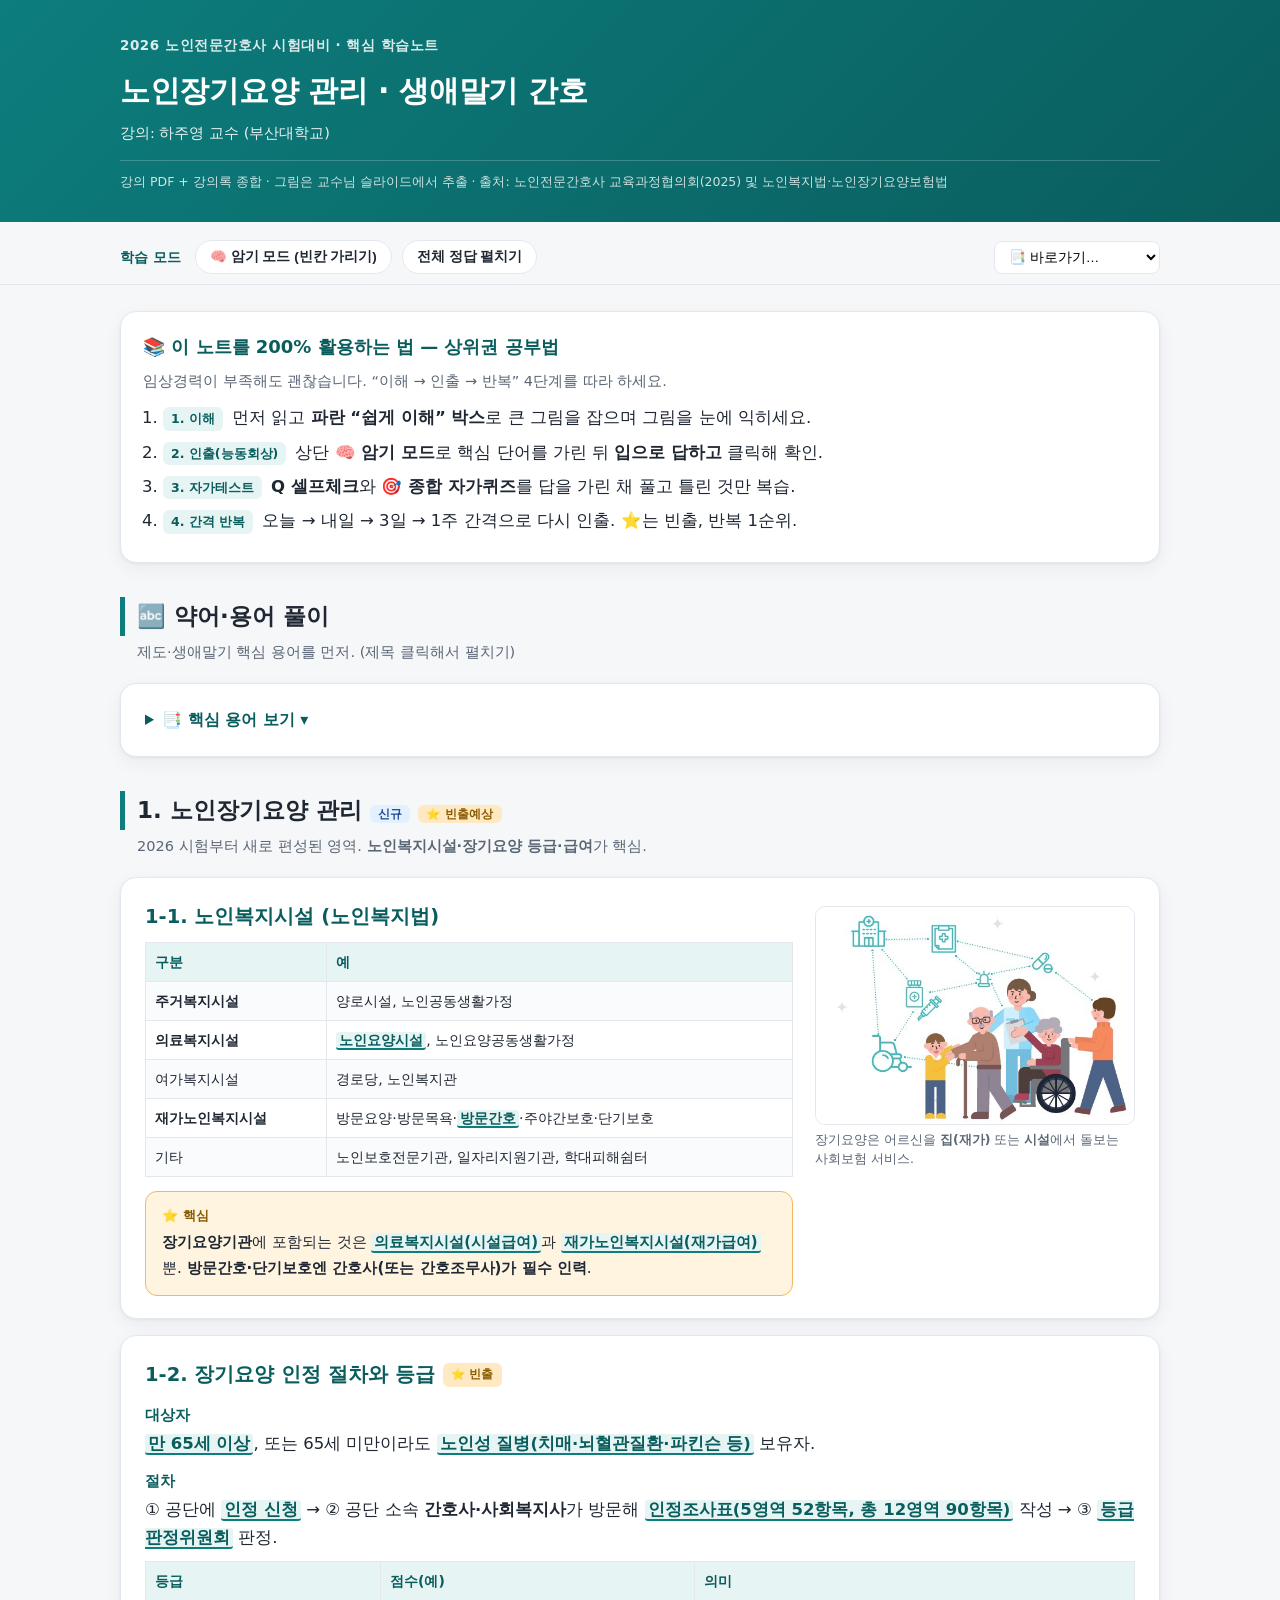
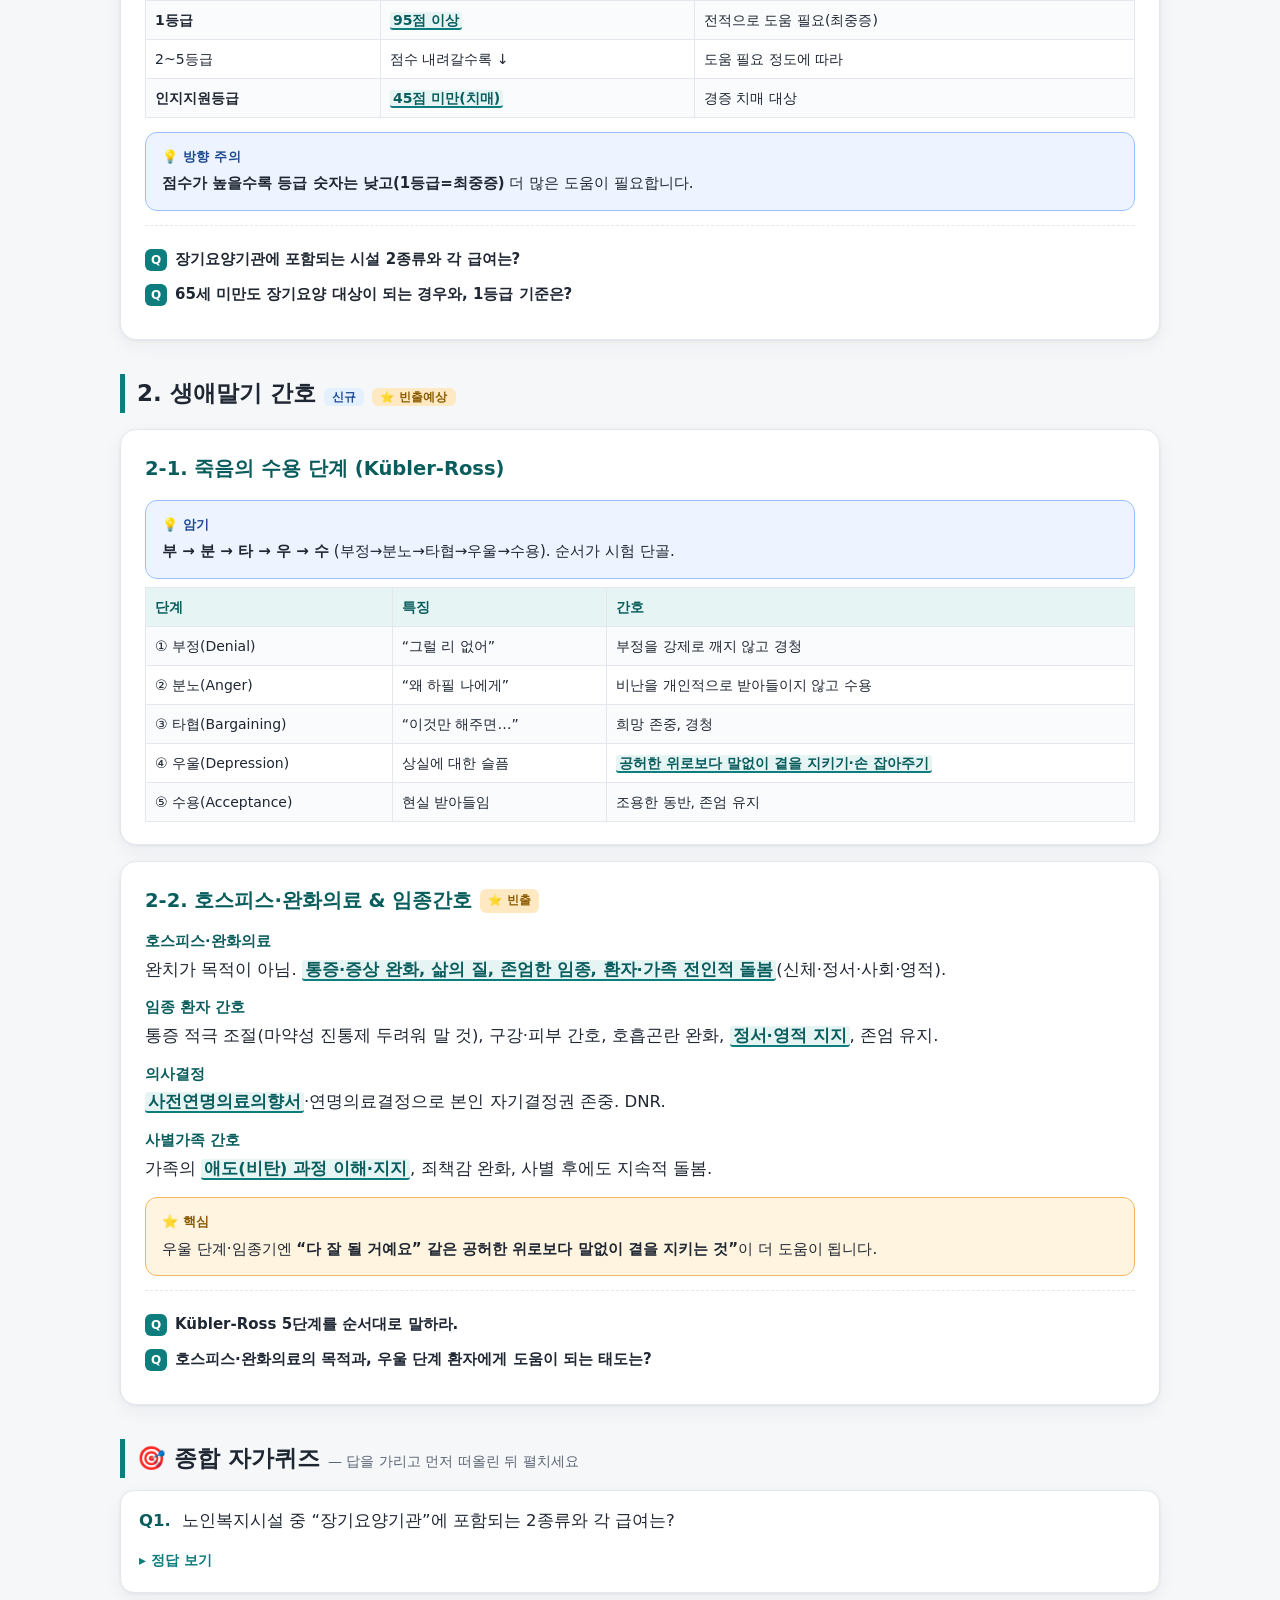
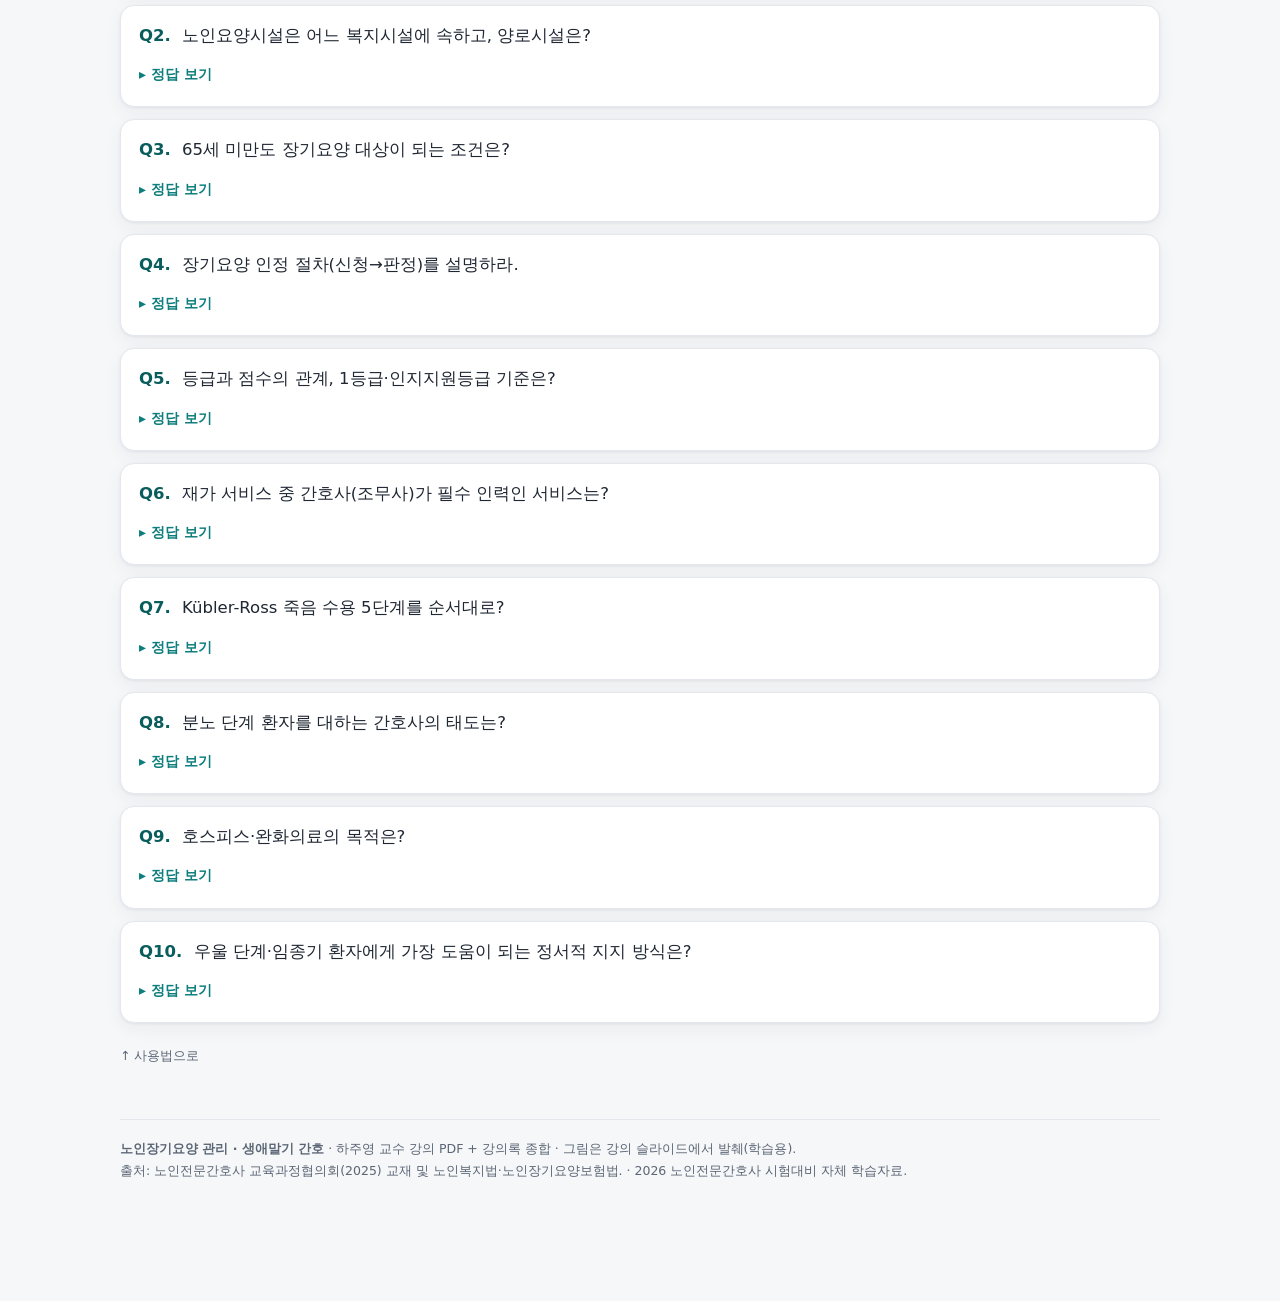
<file: 09_장기요양·생애말기_학습노트.html>
<!DOCTYPE html>
<html lang="ko"><head><meta charset="UTF-8">
<meta name="viewport" content="width=device-width, initial-scale=1.0">
<title>노인장기요양 관리·생애말기 간호 — 핵심 학습노트</title>
<style>
:root{
  --bg:#f6f7f9; --card:#ffffff; --ink:#1f2733; --muted:#5b6675;
  --line:#e4e8ee; --brand:#0d7d7d; --brand2:#0a5d5d; --brand-soft:#e6f4f4;
  --hi:#fff4e0; --hi-line:#f0b860; --hi-ink:#8a5a00;
  --easy:#eef4ff; --easy-line:#9cc0ff; --easy-ink:#1f4a91;
  --warn:#fdeaea; --warn-line:#e8a0a0; --warn-ink:#9a2b2b;
  --quiz:#f0f7f1; --quiz-line:#aacdaf;
  --shadow:0 1px 3px rgba(20,30,50,.06),0 6px 18px rgba(20,30,50,.05);
}
*{box-sizing:border-box}
html{scroll-behavior:smooth}
body{margin:0;background:var(--bg);color:var(--ink);
  font-family:"Pretendard","Apple SD Gothic Neo","Malgun Gothic","Segoe UI",system-ui,sans-serif;
  line-height:1.72;font-size:16.5px;-webkit-font-smoothing:antialiased}
.wrap{max-width:1080px;margin:0 auto;padding:0 20px 120px}

/* header */
header.top{background:linear-gradient(135deg,var(--brand),var(--brand2));color:#fff;
  padding:34px 0 30px;margin-bottom:8px}
header.top .wrap{padding-bottom:0}
.kicker{font-size:13.5px;letter-spacing:.04em;opacity:.85;font-weight:600}
header.top h1{margin:.25em 0 .15em;font-size:30px;letter-spacing:-.01em}
header.top .sub{opacity:.9;font-size:14.5px}
.srcline{margin-top:14px;font-size:12.5px;opacity:.8;border-top:1px solid rgba(255,255,255,.25);padding-top:10px}

/* sticky toolbar */
.toolbar{position:sticky;top:0;z-index:50;background:rgba(246,247,249,.92);
  backdrop-filter:blur(8px);border-bottom:1px solid var(--line);margin-bottom:26px}
.toolbar .wrap{display:flex;gap:10px;align-items:center;padding-top:10px;padding-bottom:10px;flex-wrap:wrap}
.toolbar .tt{font-weight:700;font-size:14px;color:var(--brand2);margin-right:4px}
.btn{border:1px solid var(--line);background:#fff;color:var(--ink);border-radius:999px;
  padding:7px 14px;font-size:13.5px;cursor:pointer;font-weight:600;transition:.15s}
.btn:hover{border-color:var(--brand);color:var(--brand2)}
.btn.on{background:var(--brand);color:#fff;border-color:var(--brand)}
.toc-jump{margin-left:auto;font-size:13px}
.toc-jump select{padding:7px 10px;border-radius:8px;border:1px solid var(--line);background:#fff;font-size:13.5px}

/* how-to box */
.howto{background:var(--card);border:1px solid var(--line);border-radius:16px;padding:20px 22px;box-shadow:var(--shadow);margin-bottom:26px}
.howto h2{margin:0 0 6px;font-size:18px;color:var(--brand2)}
.howto ol{margin:10px 0 0;padding-left:20px}
.howto li{margin:6px 0}
.howto .tag{display:inline-block;background:var(--brand-soft);color:var(--brand2);font-weight:700;
  border-radius:6px;padding:1px 8px;font-size:12.5px;margin-right:4px}

/* section */
section.chap{background:transparent;margin:34px 0}
.chap > h2{font-size:23px;border-left:5px solid var(--brand);padding-left:12px;margin:0 0 4px;scroll-margin-top:70px}
.chap > .chap-intro{color:var(--muted);font-size:14.5px;margin:2px 0 18px;padding-left:17px}

.card{background:var(--card);border:1px solid var(--line);border-radius:16px;
  padding:22px 24px;margin:16px 0;box-shadow:var(--shadow);scroll-margin-top:70px}
.card h3{margin:0 0 4px;font-size:19.5px;color:var(--brand2);display:flex;align-items:center;gap:8px;flex-wrap:wrap}
.card h3 .en{font-size:14px;color:var(--muted);font-weight:600}
.pill{font-size:11.5px;font-weight:800;border-radius:6px;padding:2px 8px;letter-spacing:.02em}
.pill.freq{background:#ffe9c2;color:#8a5a00}
.pill.new{background:#e3f0ff;color:#1f4a91}

.row{display:flex;gap:22px;flex-wrap:wrap}
.row .txt{flex:1 1 340px;min-width:300px}
.row .fig{flex:0 1 320px;min-width:240px}

figure{margin:6px 0 0}
figure img{width:100%;border-radius:10px;border:1px solid var(--line);display:block;background:#fff}
figure figcaption{font-size:12.5px;color:var(--muted);margin-top:6px;line-height:1.5}
figure.wide{flex-basis:100%;width:100%}

dl.kv{margin:6px 0 0}
dl.kv dt{font-weight:700;color:var(--brand2);margin-top:11px;font-size:14.5px}
dl.kv dd{margin:2px 0 0;}
ul.tight{margin:6px 0 0;padding-left:20px}
ul.tight li{margin:3px 0}

/* callouts */
.callout{border-radius:12px;padding:13px 16px;margin:14px 0 0;font-size:15px}
.callout .lab{font-weight:800;font-size:13px;display:block;margin-bottom:3px;letter-spacing:.02em}
.easy{background:var(--easy);border:1px solid var(--easy-line)}
.easy .lab{color:var(--easy-ink)}
.hi{background:var(--hi);border:1px solid var(--hi-line)}
.hi .lab{color:var(--hi-ink)}
.warn{background:var(--warn);border:1px solid var(--warn-line)}
.warn .lab{color:var(--warn-ink)}

/* cloze / active recall blanks */
.cz{background:var(--brand-soft);border-bottom:2px solid var(--brand);border-radius:3px;
  padding:0 3px;cursor:pointer;font-weight:700;color:var(--brand2);transition:.12s}
body.recall .cz{background:#dfe4ea;color:transparent;border-bottom:2px solid #9aa6b4;position:relative;user-select:none}
body.recall .cz::after{content:"____";color:#9aa6b4;position:absolute;left:50%;transform:translateX(-50%)}
body.recall .cz.show{background:var(--hi);color:var(--hi-ink);border-bottom:2px solid var(--hi-line)}
body.recall .cz.show::after{content:""}

/* self-check */
.selfcheck{margin-top:14px;border-top:1px dashed var(--line);padding-top:12px}
.selfcheck .q{font-weight:600;cursor:pointer;display:flex;gap:8px;align-items:flex-start;font-size:15px}
.selfcheck .q::before{content:"Q";flex:0 0 auto;background:var(--brand);color:#fff;border-radius:6px;
  width:22px;height:22px;display:grid;place-items:center;font-size:12px;font-weight:800;margin-top:2px}
.selfcheck details{margin:9px 0}
.selfcheck details summary{list-style:none;cursor:pointer}
.selfcheck details summary::-webkit-details-marker{display:none}
.selfcheck .a{margin:8px 0 0 30px;padding:10px 14px;background:var(--quiz);
  border:1px solid var(--quiz-line);border-radius:10px;font-size:14.5px}
.selfcheck .a::before{content:"A. ";font-weight:800;color:var(--brand2)}

/* quiz bank */
#quiz .qcard{background:var(--card);border:1px solid var(--line);border-radius:14px;padding:16px 18px;margin:12px 0;box-shadow:var(--shadow)}
#quiz .qnum{font-weight:800;color:var(--brand2);margin-right:6px}
#quiz details{margin-top:8px}
#quiz summary{cursor:pointer;color:var(--brand);font-weight:700;font-size:14px;list-style:none}
#quiz summary::-webkit-details-marker{display:none}
#quiz summary::before{content:"▸ 정답 보기";}
#quiz details[open] summary::before{content:"▾ 정답 닫기"}
#quiz .ans{margin-top:8px;padding:11px 14px;background:var(--quiz);border:1px solid var(--quiz-line);border-radius:10px;font-size:14.5px}

table.tbl{border-collapse:collapse;width:100%;margin:8px 0 0;font-size:14px}
table.tbl th,table.tbl td{border:1px solid var(--line);padding:7px 9px;text-align:left;vertical-align:top}
table.tbl th{background:var(--brand-soft);color:var(--brand2);font-weight:700}
table.tbl tr:nth-child(even) td{background:#fafbfc}

.backtop{display:inline-block;margin-top:10px;font-size:12.5px;color:var(--muted);text-decoration:none}
footer{margin-top:50px;padding-top:18px;border-top:1px solid var(--line);color:var(--muted);font-size:12.5px}
mark{background:#fff1a8;padding:0 2px;border-radius:3px}
@media(max-width:680px){body{font-size:16px}.row .fig{flex-basis:100%}}

/* ── 정답 가독성 보강 (앱 레이어드 UI 톤 통일) ── */
.selfcheck .a,#quiz .ans{border-left:4px solid var(--brand);line-height:1.7;color:var(--ink);word-break:keep-all;overflow-wrap:break-word}
.selfcheck .a::before{content:"정답";display:inline-block;background:var(--brand);color:#fff;border-radius:6px;padding:1px 8px;margin-right:7px;font-size:11.5px;font-weight:800;vertical-align:1px}
#quiz .ans{display:flex;flex-direction:column;align-items:flex-start;gap:3px}
#quiz .ans::before{content:"정답";display:inline-block;background:var(--brand);color:#fff;border-radius:6px;padding:1px 8px;font-size:11.5px;font-weight:800}
#quiz summary{padding:4px 0}
#quiz summary:focus-visible,.selfcheck details summary:focus-visible{outline:2px solid var(--brand);outline-offset:2px;border-radius:6px}
</style></head>
<body>
<header class="top"><div class="wrap">
<div class="kicker">2026 노인전문간호사 시험대비 · 핵심 학습노트</div>
<h1>노인장기요양 관리 · 생애말기 간호</h1>
<div class="sub">강의: 하주영 교수 (부산대학교)</div>
<div class="srcline">강의 PDF + 강의록 종합 · 그림은 교수님 슬라이드에서 추출 · 출처: 노인전문간호사 교육과정협의회(2025) 및 노인복지법·노인장기요양보험법</div>
</div></header>
<div class="toolbar"><div class="wrap">
<span class="tt">학습 모드</span>
<button class="btn" id="recallBtn" onclick="toggleRecall()">🧠 암기 모드 (빈칸 가리기)</button>
<button class="btn" onclick="revealAll()">전체 정답 펼치기</button>
<span class="toc-jump"><select onchange="if(this.value)location.hash=this.value">
<option value="">📑 바로가기…</option>
<option value="#how">이 노트 사용법</option>
<option value="#abbr">🔤 용어 풀이</option>
<option value="#ltc">1. 노인장기요양 ⭐</option>
<option value="#ltc-grade">· 인정·등급</option>
<option value="#eol">2. 생애말기 간호 ⭐</option>
<option value="#kubler">· 죽음 수용 5단계</option>
<option value="#hospice">· 호스피스·임종</option>
<option value="#quiz">🎯 종합 자가퀴즈</option>
</select></span>
</div></div>
<div class="wrap">
<div class="howto" id="how"><h2>📚 이 노트를 200% 활용하는 법 — 상위권 공부법</h2>
<p style="margin:6px 0 0;color:var(--muted);font-size:14.5px">임상경력이 부족해도 괜찮습니다. “이해 → 인출 → 반복” 4단계를 따라 하세요.</p>
<ol><li><span class="tag">1. 이해</span> 먼저 읽고 <b>파란 “쉽게 이해” 박스</b>로 큰 그림을 잡으며 그림을 눈에 익히세요.</li>
<li><span class="tag">2. 인출(능동회상)</span> 상단 <b>🧠 암기 모드</b>로 핵심 단어를 가린 뒤 <b>입으로 답하고</b> 클릭해 확인.</li>
<li><span class="tag">3. 자가테스트</span> <b>Q 셀프체크</b>와 <b>🎯 종합 자가퀴즈</b>를 답을 가린 채 풀고 틀린 것만 복습.</li>
<li><span class="tag">4. 간격 반복</span> 오늘 → 내일 → 3일 → 1주 간격으로 다시 인출. ⭐는 빈출, 반복 1순위.</li></ol></div>
<!-- 약어 -->
<section class="chap" id="abbr">
  <h2>🔤 약어·용어 풀이</h2>
  <p class="chap-intro">제도·생애말기 핵심 용어를 먼저. (제목 클릭해서 펼치기)</p>
  <div class="card">
    <details>
      <summary style="cursor:pointer;font-weight:800;color:var(--brand2);font-size:16px">📑 핵심 용어 보기 ▾</summary>
      <table class="tbl" style="margin-top:12px">
        <tr><th style="width:150px">용어</th><th>뜻</th></tr>
        <tr><td><b>장기요양보험</b></td><td>국민건강보험공단이 운영. 65세↑ 또는 노인성질병 대상</td></tr>
        <tr><td><b>시설급여 / 재가급여</b></td><td>요양시설 입소 / 집에서 받는 서비스(방문요양·목욕·간호 등)</td></tr>
        <tr><td><b>인정조사표</b></td><td>공단 직원이 방문해 작성(신체·인지·행동·간호·재활 5영역 52항목)</td></tr>
        <tr><td><b>호스피스·완화의료</b></td><td>완치가 아닌 증상완화·삶의 질·존엄한 임종 지원</td></tr>
        <tr><td><b>사전연명의료의향서</b></td><td>연명의료 여부를 미리 본인이 결정·서면화</td></tr>
        <tr><td><b>DNR</b></td><td>Do Not Resuscitate — 심폐소생술 거부</td></tr>
        <tr><td><b>Kübler-Ross</b></td><td>죽음 수용 5단계 이론(부정→분노→타협→우울→수용)</td></tr>
      </table>
    </details>
  </div>
</section>

<!-- 1. 노인장기요양 -->
<section class="chap" id="ltc">
  <h2>1. 노인장기요양 관리 <span class="pill new">신규</span> <span class="pill freq">⭐ 빈출예상</span></h2>
  <p class="chap-intro">2026 시험부터 새로 편성된 영역. <b>노인복지시설·장기요양 등급·급여</b>가 핵심.</p>
  <div class="card" id="ltc-facility">
    <div class="row">
      <div class="txt">
        <h3 style="margin-top:0">1-1. 노인복지시설 (노인복지법)</h3>
        <table class="tbl">
          <tr><th>구분</th><th>예</th></tr>
          <tr><td><b>주거복지시설</b></td><td>양로시설, 노인공동생활가정</td></tr>
          <tr><td><b>의료복지시설</b></td><td><span class="cz">노인요양시설</span>, 노인요양공동생활가정</td></tr>
          <tr><td>여가복지시설</td><td>경로당, 노인복지관</td></tr>
          <tr><td><b>재가노인복지시설</b></td><td>방문요양·방문목욕·<span class="cz">방문간호</span>·주야간보호·단기보호</td></tr>
          <tr><td>기타</td><td>노인보호전문기관, 일자리지원기관, 학대피해쉼터</td></tr>
        </table>
        <div class="callout hi"><span class="lab">⭐ 핵심</span> <b>장기요양기관</b>에 포함되는 것은 <span class="cz">의료복지시설(시설급여)</span>과 <span class="cz">재가노인복지시설(재가급여)</span>뿐. <b>방문간호·단기보호엔 간호사(또는 간호조무사)가 필수 인력</b>.</div>
      </div>
      <div class="fig"><figure><img src="[data-uri]" alt="노인 돌봄">
        <figcaption>장기요양은 어르신을 <b>집(재가)</b> 또는 <b>시설</b>에서 돌보는 사회보험 서비스.</figcaption></figure></div>
    </div>
  </div>

  <div class="card" id="ltc-grade">
    <h3>1-2. 장기요양 인정 절차와 등급 <span class="pill freq">⭐ 빈출</span></h3>
    <dl class="kv">
      <dt>대상자</dt><dd><span class="cz">만 65세 이상</span>, 또는 65세 미만이라도 <span class="cz">노인성 질병(치매·뇌혈관질환·파킨슨 등)</span> 보유자.</dd>
      <dt>절차</dt><dd>① 공단에 <span class="cz">인정 신청</span> → ② 공단 소속 <b>간호사·사회복지사</b>가 방문해 <span class="cz">인정조사표(5영역 52항목, 총 12영역 90항목)</span> 작성 → ③ <span class="cz">등급판정위원회</span> 판정.</dd>
    </dl>
    <table class="tbl">
      <tr><th>등급</th><th>점수(예)</th><th>의미</th></tr>
      <tr><td><b>1등급</b></td><td><span class="cz">95점 이상</span></td><td>전적으로 도움 필요(최중증)</td></tr>
      <tr><td>2~5등급</td><td>점수 내려갈수록 ↓</td><td>도움 필요 정도에 따라</td></tr>
      <tr><td><b>인지지원등급</b></td><td><span class="cz">45점 미만(치매)</span></td><td>경증 치매 대상</td></tr>
    </table>
    <div class="callout easy"><span class="lab">💡 방향 주의</span> <b>점수가 높을수록 등급 숫자는 낮고(1등급=최중증)</b> 더 많은 도움이 필요합니다.</div>
    <div class="selfcheck">
      <details><summary class="q">장기요양기관에 포함되는 시설 2종류와 각 급여는?</summary><div class="a">의료복지시설(시설급여) + 재가노인복지시설(재가급여).</div></details>
      <details><summary class="q">65세 미만도 장기요양 대상이 되는 경우와, 1등급 기준은?</summary><div class="a">노인성 질병(치매·뇌혈관·파킨슨 등) 보유 시. 1등급=95점 이상(최중증).</div></details>
    </div>
  </div>
</section>

<!-- 2. 생애말기 간호 -->
<section class="chap" id="eol">
  <h2>2. 생애말기 간호 <span class="pill new">신규</span> <span class="pill freq">⭐ 빈출예상</span></h2>
  <div class="card" id="kubler">
    <h3>2-1. 죽음의 수용 단계 (Kübler-Ross)</h3>
    <div class="callout easy"><span class="lab">💡 암기</span> <b>부 → 분 → 타 → 우 → 수</b> (부정→분노→타협→우울→수용). 순서가 시험 단골.</div>
    <table class="tbl">
      <tr><th>단계</th><th>특징</th><th>간호</th></tr>
      <tr><td>① 부정(Denial)</td><td>“그럴 리 없어”</td><td>부정을 강제로 깨지 않고 경청</td></tr>
      <tr><td>② 분노(Anger)</td><td>“왜 하필 나에게”</td><td>비난을 개인적으로 받아들이지 않고 수용</td></tr>
      <tr><td>③ 타협(Bargaining)</td><td>“이것만 해주면…”</td><td>희망 존중, 경청</td></tr>
      <tr><td>④ 우울(Depression)</td><td>상실에 대한 슬픔</td><td><span class="cz">공허한 위로보다 말없이 곁을 지키기·손 잡아주기</span></td></tr>
      <tr><td>⑤ 수용(Acceptance)</td><td>현실 받아들임</td><td>조용한 동반, 존엄 유지</td></tr>
    </table>
  </div>

  <div class="card" id="hospice">
    <h3>2-2. 호스피스·완화의료 & 임종간호 <span class="pill freq">⭐ 빈출</span></h3>
    <dl class="kv">
      <dt>호스피스·완화의료</dt><dd>완치가 목적이 아님. <span class="cz">통증·증상 완화, 삶의 질, 존엄한 임종, 환자·가족 전인적 돌봄</span>(신체·정서·사회·영적).</dd>
      <dt>임종 환자 간호</dt><dd>통증 적극 조절(마약성 진통제 두려워 말 것), 구강·피부 간호, 호흡곤란 완화, <span class="cz">정서·영적 지지</span>, 존엄 유지.</dd>
      <dt>의사결정</dt><dd><span class="cz">사전연명의료의향서</span>·연명의료결정으로 본인 자기결정권 존중. DNR.</dd>
      <dt>사별가족 간호</dt><dd>가족의 <span class="cz">애도(비탄) 과정 이해·지지</span>, 죄책감 완화, 사별 후에도 지속적 돌봄.</dd>
    </dl>
    <div class="callout hi"><span class="lab">⭐ 핵심</span> 우울 단계·임종기엔 <b>“다 잘 될 거예요” 같은 공허한 위로보다 말없이 곁을 지키는 것”</b>이 더 도움이 됩니다.</div>
    <div class="selfcheck">
      <details><summary class="q">Kübler-Ross 5단계를 순서대로 말하라.</summary><div class="a">부정 → 분노 → 타협 → 우울 → 수용.</div></details>
      <details><summary class="q">호스피스·완화의료의 목적과, 우울 단계 환자에게 도움이 되는 태도는?</summary><div class="a">완치가 아닌 증상완화·삶의 질·존엄한 임종. 공허한 위로보다 말없이 곁을 지키기·손 잡아주기.</div></details>
    </div>
  </div>
</section>

<!-- 종합 자가퀴즈 -->
<section class="chap" id="quiz">
  <h2>🎯 종합 자가퀴즈 <span style="font-size:14px;color:var(--muted);font-weight:500">— 답을 가리고 먼저 떠올린 뒤 펼치세요</span></h2>
  <div id="quiz">
    <div class="qcard"><span class="qnum">Q1.</span> 노인복지시설 중 “장기요양기관”에 포함되는 2종류와 각 급여는?
      <details><summary></summary><div class="ans">의료복지시설(시설급여) + 재가노인복지시설(재가급여).</div></details></div>
    <div class="qcard"><span class="qnum">Q2.</span> 노인요양시설은 어느 복지시설에 속하고, 양로시설은?
      <details><summary></summary><div class="ans">노인요양시설=의료복지시설. 양로시설=주거복지시설.</div></details></div>
    <div class="qcard"><span class="qnum">Q3.</span> 65세 미만도 장기요양 대상이 되는 조건은?
      <details><summary></summary><div class="ans">노인성 질병(치매·뇌혈관질환·파킨슨 등) 보유 시.</div></details></div>
    <div class="qcard"><span class="qnum">Q4.</span> 장기요양 인정 절차(신청→판정)를 설명하라.
      <details><summary></summary><div class="ans">공단 신청 → 공단 간호사·사회복지사 방문조사(인정조사표) → 등급판정위원회 판정.</div></details></div>
    <div class="qcard"><span class="qnum">Q5.</span> 등급과 점수의 관계, 1등급·인지지원등급 기준은?
      <details><summary></summary><div class="ans">점수 높을수록 등급 숫자 낮음(1등급=최중증). 1등급=95점↑, 인지지원등급=45점 미만(치매).</div></details></div>
    <div class="qcard"><span class="qnum">Q6.</span> 재가 서비스 중 간호사(조무사)가 필수 인력인 서비스는?
      <details><summary></summary><div class="ans">방문간호, 단기보호.</div></details></div>
    <div class="qcard"><span class="qnum">Q7.</span> Kübler-Ross 죽음 수용 5단계를 순서대로?
      <details><summary></summary><div class="ans">부정 → 분노 → 타협 → 우울 → 수용.</div></details></div>
    <div class="qcard"><span class="qnum">Q8.</span> 분노 단계 환자를 대하는 간호사의 태도는?
      <details><summary></summary><div class="ans">비난을 개인적으로 받아들이지 않고 수용·경청.</div></details></div>
    <div class="qcard"><span class="qnum">Q9.</span> 호스피스·완화의료의 목적은?
      <details><summary></summary><div class="ans">완치가 아닌 통증·증상 완화, 삶의 질, 존엄한 임종, 환자·가족의 전인적 돌봄.</div></details></div>
    <div class="qcard"><span class="qnum">Q10.</span> 우울 단계·임종기 환자에게 가장 도움이 되는 정서적 지지 방식은?
      <details><summary></summary><div class="ans">공허한 위로의 말보다 말없이 곁을 지키거나 손을 잡아주는 것.</div></details></div>
  </div>
  <a class="backtop" href="#how">↑ 사용법으로</a>
</section>

<footer>
  <b>노인장기요양 관리 · 생애말기 간호</b> · 하주영 교수 강의 PDF + 강의록 종합 · 그림은 강의 슬라이드에서 발췌(학습용).<br>
  출처: 노인전문간호사 교육과정협의회(2025) 교재 및 노인복지법·노인장기요양보험법. · 2026 노인전문간호사 시험대비 자체 학습자료.
</footer>

</div>
<script>function toggleRecall(){
  document.body.classList.toggle('recall');
  const on=document.body.classList.contains('recall');
  document.getElementById('recallBtn').classList.toggle('on',on);
  if(on){document.querySelectorAll('.cz.show').forEach(e=>e.classList.remove('show'));}
}
document.addEventListener('click',e=>{
  if(e.target.classList.contains('cz') && document.body.classList.contains('recall')){
    e.target.classList.toggle('show');
  }
});
function revealAll(){
  document.querySelectorAll('.cz').forEach(e=>e.classList.add('show'));
  document.querySelectorAll('#quiz details, .selfcheck details').forEach(d=>d.open=true);
}</script>
</body></html>
</file>
<file: motion/motion.css>
/* motion/motion.css — 움직이는 그림 재생기 */
.nm {
  --nm-teal: #1f7a74; --nm-teal-soft: #dcefeb; --nm-ink: #18252c; --nm-muted: #63717a; --nm-line: #d8e0e4;
  background: #fff; border: 1px solid var(--nm-line); border-radius: 14px;
  padding: 14px 14px 12px; margin: 12px 0; box-shadow: 0 2px 8px rgba(31,45,50,.06);
  font-family: "Pretendard", "Apple SD Gothic Neo", "Malgun Gothic", system-ui, sans-serif;
  color: var(--nm-ink); word-break: keep-all; overflow-wrap: break-word;
}
.nm-head { display: flex; align-items: baseline; gap: 10px; flex-wrap: wrap; margin-bottom: 8px; }
.nm-tag { font-size: 12.5px; font-weight: 700; color: var(--nm-teal); background: var(--nm-teal-soft);
  border-radius: 999px; padding: 2px 10px; }
.nm-title { margin: 0; font-size: 17px; font-weight: 700; text-wrap: balance; }
.nm-stage { background: #eff3f4; border: 1px solid #e3e9eb; border-radius: 10px; overflow: hidden; }
.nm-svg { display: block; width: 100%; height: auto; }
.nm-svgtext { font-family: "Pretendard", "Apple SD Gothic Neo", "Malgun Gothic", system-ui, sans-serif; }

.nm-caption { min-height: 4.4em; margin: 10px 2px 4px; }
.nm-cap-label { display: block; font-size: 15px; color: var(--nm-teal); margin-bottom: 2px; }
.nm-cap-text { margin: 0; font-size: 15px; line-height: 1.65; text-wrap: pretty; }
.nm-cap-text strong { color: #8a3a26; }

.nm-bar { display: flex; align-items: center; gap: 6px; margin-top: 6px; }
.nm-btn { flex: 0 0 auto; min-width: 44px; height: 44px; border-radius: 10px; border: 1px solid var(--nm-line);
  background: #fff; color: var(--nm-ink); font-size: 18px; font-weight: 700; cursor: pointer; font-family: inherit; }
.nm-btn:hover { border-color: var(--nm-teal); color: var(--nm-teal); }
.nm-play { background: var(--nm-teal); color: #fff; border-color: var(--nm-teal); font-size: 15px; }
.nm-play:hover { color: #fff; filter: brightness(1.08); }
.nm-speed { font-size: 14px; min-width: 52px; }
.nm-film { display: inline-grid; place-items: center; text-decoration: none; font-size: 18px; }
.nm-steps { flex: 1 1 auto; display: flex; gap: 4px; overflow-x: auto; scrollbar-width: none; padding: 2px 0; }
.nm-steps::-webkit-scrollbar { display: none; }
.nm-step { flex: 0 0 auto; display: flex; align-items: center; gap: 6px; height: 44px; padding: 0 12px;
  border-radius: 10px; border: 1px solid var(--nm-line); background: #fff; cursor: pointer;
  font-family: inherit; font-size: 14px; color: var(--nm-muted); white-space: nowrap; }
.nm-step-n { display: inline-grid; place-items: center; width: 20px; height: 20px; border-radius: 50%;
  background: #eef2f3; font-size: 12px; font-weight: 700; color: var(--nm-muted); }
.nm-step.is-on { border-color: var(--nm-teal); color: var(--nm-ink); background: var(--nm-teal-soft); font-weight: 700; }
.nm-step.is-on .nm-step-n { background: var(--nm-teal); color: #fff; }

.nm-opts { display: flex; flex-wrap: wrap; gap: 8px 14px; margin-top: 8px; }
.nm-opt { display: flex; align-items: center; gap: 6px; flex-wrap: wrap; }
.nm-opt-l { font-size: 13.5px; font-weight: 700; color: var(--nm-muted); margin-right: 2px; }
.nm-chip { min-height: 40px; padding: 0 14px; border-radius: 999px; border: 1px solid var(--nm-line);
  background: #fff; font-family: inherit; font-size: 14px; cursor: pointer; color: var(--nm-ink); }
.nm-chip.is-on { background: var(--nm-ink); color: #fff; border-color: var(--nm-ink); font-weight: 700; }

.nm-progress { height: 3px; background: #eef2f3; border-radius: 3px; margin-top: 10px; overflow: hidden; }
.nm-progress span { display: block; height: 100%; width: 0; background: var(--nm-teal); }
.nm.is-paused .nm-progress span { background: #9aa6b4; }
.nm-src { margin: 8px 2px 0; font-size: 12.5px; color: var(--nm-muted); line-height: 1.5; }

/* 폰: 단계 이름은 숨기고 번호만 */
@media (max-width: 560px) {
  .nm { padding: 10px 8px 10px; border-radius: 12px; }
  .nm-step { padding: 0 10px; }
  .nm-step:not(.is-on) .nm-step-l { display: none; }
  .nm-cap-text { font-size: 14.5px; }
}

/* 앱 안 목록 */
.nm-list { display: grid; gap: 4px; }
.nm-gallery-group { margin: 22px 0 6px; font-size: 16px; color: #155f5a; }
.nm-gallery-intro { color: #63717a; font-size: 14.5px; margin: 4px 0 8px; }
.nm-gallery-links { display: flex; flex-wrap: wrap; gap: 6px; margin: 2px 0 6px; }
.nm-gallery-link { font-size: 13px; color: #1f7a74; background: #dcefeb; border-radius: 999px;
  padding: 3px 10px; text-decoration: none; border: 0; cursor: pointer; font-family: inherit; }
</file>
